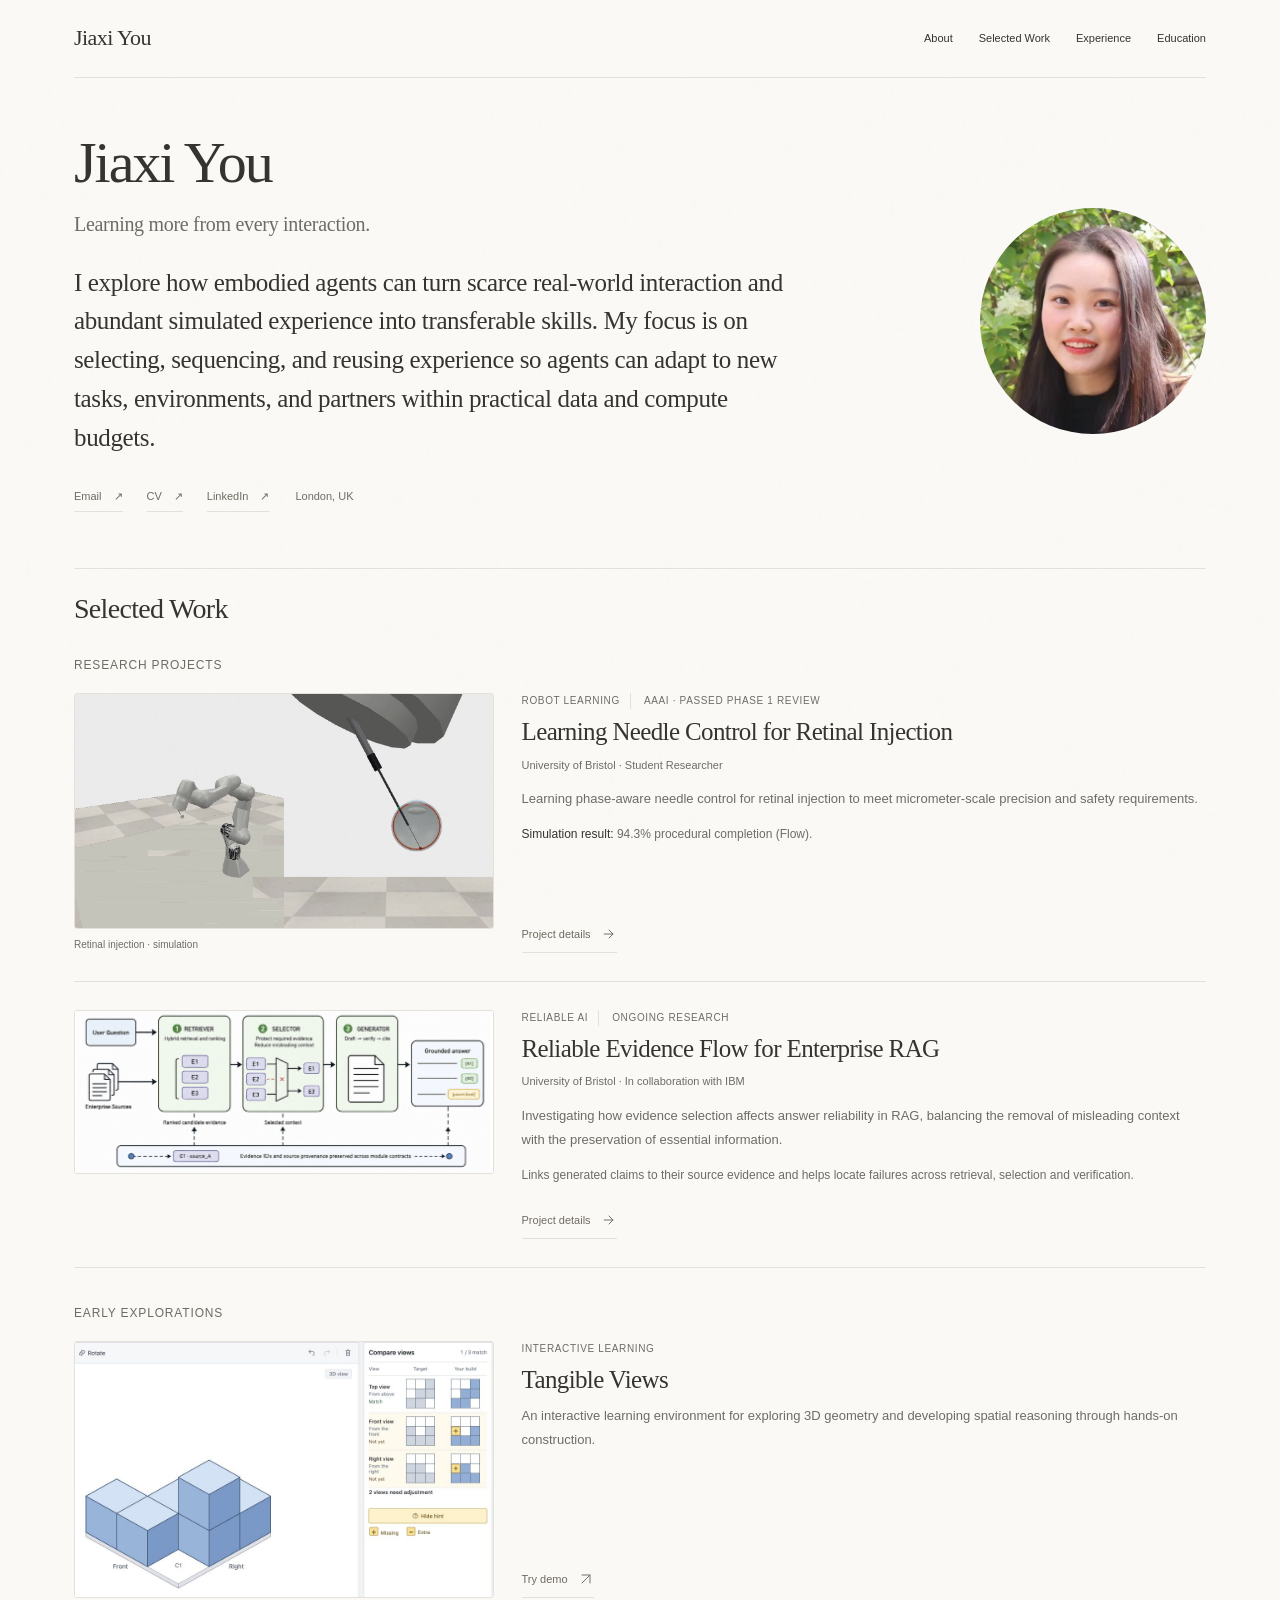
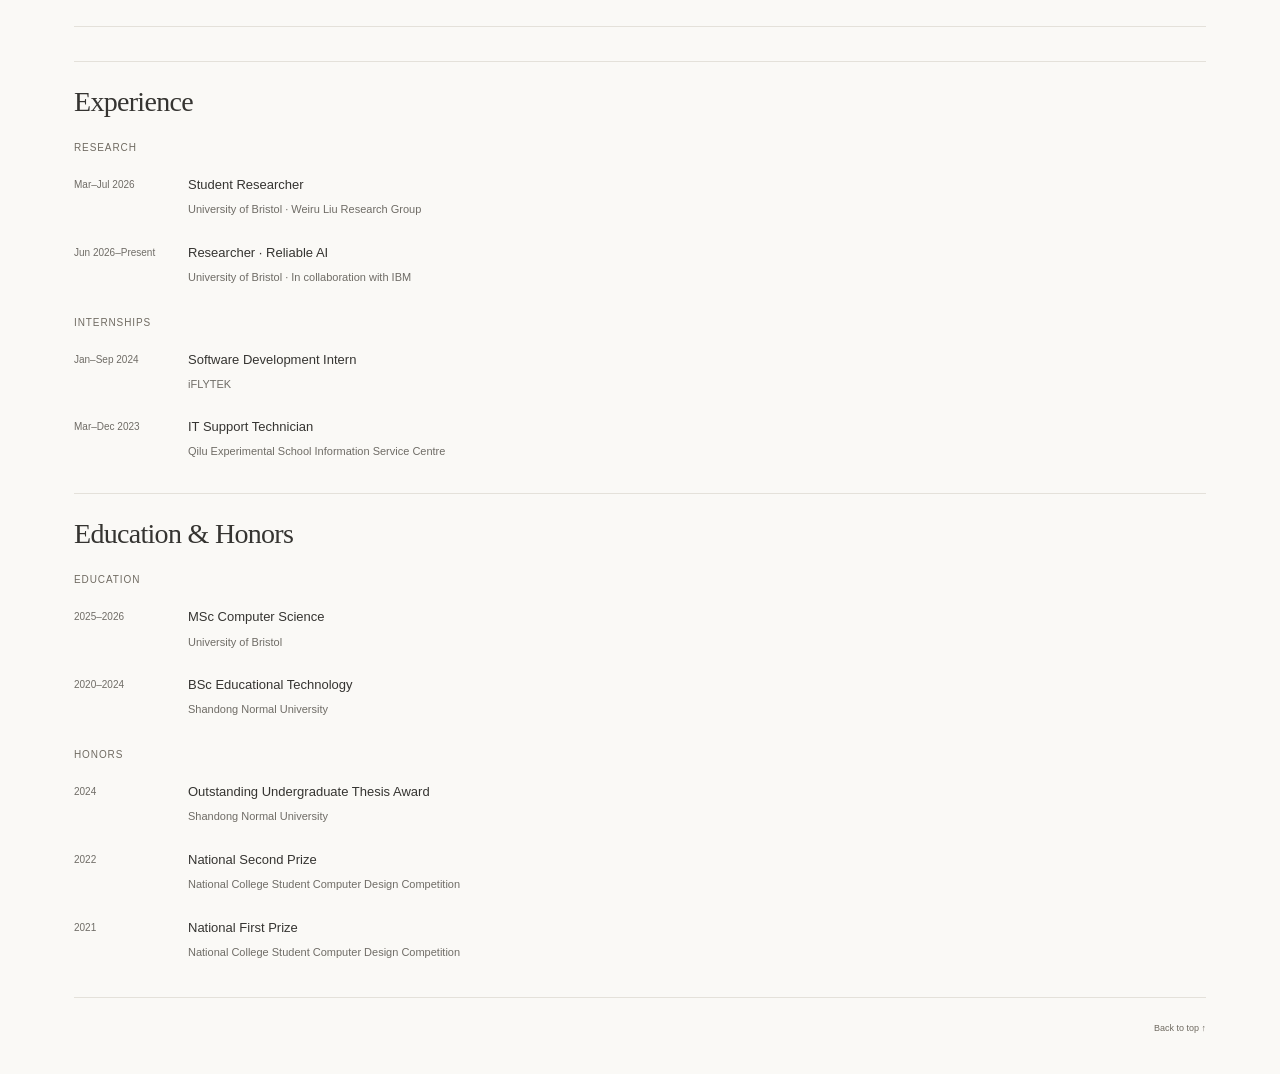
<file: site/index.html>
<!DOCTYPE html>
<html lang="en">
<head>
<meta charset="utf-8">
<meta name="viewport" content="width=device-width,initial-scale=1">
<title>Jiaxi You</title>


<link rel="stylesheet" href="assets/styles/home.css">
<link rel="canonical" href="https://jiaxiyou-ctrl.github.io/">
<meta name="description" content="Jiaxi You — research on experience-efficient embodied learning, transferable robot skills and reliable AI.">
</head>
<body>
<header class="masthead"><div class="wrap"><div class="masthead-inner"><a class="home-name" href="#top">Jiaxi You</a><nav class="main-nav" aria-label="Main navigation"><a href="#research">About</a><a href="#work">Selected Work</a><a href="#experience">Experience</a><a href="#education">Education</a></nav></div></div></header>
<main class="wrap site-layout" id="top">
 <section class="profile-intro" id="research" aria-labelledby="profile-name">
  <div class="intro-copy">
   <h1 id="profile-name">Jiaxi You</h1>
   <p class="intro-tagline">Learning more from every interaction.</p>
   <p class="intro-statement">I explore how embodied agents can turn scarce real-world interaction and abundant simulated experience into transferable skills. My focus is on selecting, sequencing, and reusing experience so agents can adapt to new tasks, environments, and partners within practical data and compute budgets.</p>
   <div class="intro-actions" aria-label="Contact and profile links">
    <a class="intro-email" href="mailto:youjiaxi607@outlook.com" aria-label="Email Jiaxi You">Email <span aria-hidden="true">↗</span></a>
    <button id="cv-open" aria-label="Open CV summary" aria-haspopup="dialog" aria-controls="cv-dialog">CV <span aria-hidden="true">↗</span></button>
    <a href="https://www.linkedin.com/in/jiaxi-you/" target="_blank" rel="noopener noreferrer" aria-label="Jiaxi You on LinkedIn (opens in a new tab)">LinkedIn <span aria-hidden="true">↗</span></a>
    <span class="intro-location">London, UK</span>
   </div>
  </div>
  <figure class="portrait"><div class="portrait-crop"><img src="assets/images/jiaxi-you.jpg" width="1080" height="1620" alt="Portrait of Jiaxi You" decoding="async" fetchpriority="high"></div></figure>
 </section>
 <div class="reading-column">

 <section class="portfolio-section selected-work" id="work" aria-labelledby="work-title">
  <div class="section-top"><div class="section-title"><h2 id="work-title">Selected Work</h2></div></div>
  <section class="work-group" id="research-projects" aria-labelledby="research-projects-title">
  <h3 id="research-projects-title">Research Projects</h3>
  <article class="project project-featured" id="robot-project" aria-labelledby="robot-project-title">
   <div class="featured-overview">
   <div class="project-media">
    <figure class="project-media-item">
     <button type="button" class="media-frame media-expand-control" data-media-name="robot simulation" aria-expanded="false" aria-label="Enlarge robot simulation within this project">
      <video id="robot-demo" width="1280" height="720" muted loop playsinline disablepictureinpicture disableremoteplayback tabindex="-1" preload="auto" poster="assets/images/retinal-injection-poster.png" aria-label="Three-second injection simulation showing the robot and a close-up of the needle approaching and entering the eye model">
       <source src="assets/videos/retinal-injection.mp4" type="video/mp4">
       Your browser does not support embedded video.
      </video>
     </button>
     <figcaption>Retinal injection · simulation</figcaption>
    </figure>
   </div>
   <div class="featured-intro">
    <div class="project-overview-content">
     <div class="project-meta"><span>Robot learning</span><span>AAAI · Passed Phase 1 Review</span></div>
     <h4 class="project-title" id="robot-project-title">Learning Needle Control for Retinal Injection</h4>
     <p class="project-context">University of Bristol · Student Researcher</p>
     <div class="overview-description">
      <p class="project-description">Learning phase-aware needle control for retinal injection to meet micrometer-scale precision and safety requirements.</p>
     </div>
     <p class="project-note"><strong>Simulation result:</strong> 94.3% procedural completion (Flow).</p>
    </div>
   <a class="featured-toggle project-page-link" href="projects/robotic-microsurgery/">
    <span>Project details</span><svg viewBox="0 0 20 20" width="16" height="16" aria-hidden="true"><path d="M4 10h11M10 5l5 5-5 5" fill="none" stroke="currentColor" stroke-width="1.2" stroke-linecap="round" stroke-linejoin="round"/></svg>
   </a>
   </div>
   </div>
  </article>
  <article class="project project-featured" id="rag-project" aria-labelledby="rag-project-title">
   <div class="featured-overview">
   <div class="project-media">
    <figure class="project-media-item">
    <button type="button" class="rag-diagram media-expand-control" data-media-name="Reliable Evidence Flow diagram" aria-expanded="false" aria-label="Enlarge Reliable Evidence Flow diagram within this project">
     <span class="rag-diagram-crop"><img src="assets/images/rag-evidence-flow.png" width="1756" height="934" loading="lazy" decoding="async" alt="Reliable Evidence Flow across Retriever, Selector and Generator: preserve required evidence, reduce misleading context, and verify claims. Evidence identifiers and source provenance connect retrieval to citations and explicit unverified labels in the answer."></span>
    </button>
    </figure>
   </div>
   <div class="featured-intro">
    <div class="project-overview-content">
     <div class="project-meta"><span>Reliable AI</span><span>Ongoing research</span></div>
     <h4 class="project-title" id="rag-project-title">Reliable Evidence Flow for Enterprise RAG</h4>
     <p class="project-context">University of Bristol · In collaboration with IBM</p>
     <div class="overview-description">
      <p class="project-description">Investigating how evidence selection affects answer reliability in RAG, balancing the removal of misleading context with the preservation of essential information.</p>
     </div>
     <p class="project-note">Links generated claims to their source evidence and helps locate failures across retrieval, selection and verification.</p>
    </div>
   <a class="featured-toggle project-page-link" href="projects/reliable-evidence-flow/">
    <span>Project details</span><svg viewBox="0 0 20 20" width="16" height="16" aria-hidden="true"><path d="M4 10h11M10 5l5 5-5 5" fill="none" stroke="currentColor" stroke-width="1.2" stroke-linecap="round" stroke-linejoin="round"/></svg>
   </a>
   </div>
   </div>
  </article>
  </section>
  <section class="work-group" id="applied-projects" aria-labelledby="applied-projects-title">
  <h3 id="applied-projects-title">Early Explorations</h3>
  <article class="project project-featured" id="tangible-project" aria-labelledby="tangible-project-title">
   <div class="featured-overview">
    <div class="project-media">
     <figure class="project-media-item">
      <button type="button" class="tangible-preview media-expand-control" data-media-name="Tangible Views workspace" aria-expanded="false" aria-label="Enlarge Tangible Views workspace within this project">
       <span class="tangible-preview-crop"><img src="assets/images/tangible-views-overview.png" width="1440" height="900" loading="lazy" decoding="async" alt="Tangible Views: a six-cube structure beside target and current top, front and right projections. Yellow markers identify missing cells in the front and right views."></span>
      </button>
     </figure>
    </div>
    <div class="featured-intro">
     <div class="project-overview-content">
      <div class="project-meta"><span>Interactive learning</span></div>
      <h4 class="project-title" id="tangible-project-title">Tangible Views</h4>
      <div class="overview-description">
       <p class="project-description">An interactive learning environment for exploring 3D geometry and developing spatial reasoning through hands-on construction.</p>
      </div>
     </div>
     <a class="featured-toggle project-page-link" href="projects/tangible-views/?mode=demo&amp;lang=en" target="_blank" rel="noopener" aria-label="Try Tangible Views demo (opens in a new tab)">
      <span>Try demo</span><svg viewBox="0 0 20 20" width="16" height="16" aria-hidden="true"><path d="M5 15 15 5M5 5h10v10" fill="none" stroke="currentColor" stroke-width="1.2" stroke-linecap="round" stroke-linejoin="round"/></svg>
     </a>
    </div>
   </div>
  </article>
  </section>
 </section>

 <section class="portfolio-section" id="experience" aria-labelledby="experience-title">
  <div class="section-top"><div class="section-title"><h2 id="experience-title">Experience</h2></div></div>
  <div class="background-group" aria-labelledby="research-experience-title">
   <h3 id="research-experience-title">Research</h3>
   <div class="experience-list">
    <div class="experience-item"><span>Mar–Jul 2026</span><div><h4>Student Researcher</h4><p>University of Bristol · Weiru Liu Research Group</p></div></div>
    <div class="experience-item"><span>Jun 2026–Present</span><div><h4>Researcher · Reliable AI</h4><p>University of Bristol · In collaboration with IBM</p></div></div>
   </div>
  </div>
  <div class="background-group" aria-labelledby="internships-title">
   <h3 id="internships-title">Internships</h3>
   <div class="experience-list">
    <div class="experience-item"><span>Jan–Sep 2024</span><div><h4>Software Development Intern</h4><p>iFLYTEK</p></div></div>
    <div class="experience-item"><span>Mar–Dec 2023</span><div><h4>IT Support Technician</h4><p>Qilu Experimental School Information Service Centre</p></div></div>
   </div>
  </div>
 </section>

 <section class="portfolio-section" id="education" aria-labelledby="education-title">
  <div class="section-top"><div class="section-title"><h2 id="education-title">Education &amp; Honors</h2></div></div>
  <div class="background-group" aria-labelledby="education-group-title">
   <h3 id="education-group-title">Education</h3>
   <div class="experience-list">
    <div class="experience-item"><span>2025–2026</span><div><h4>MSc Computer Science</h4><p>University of Bristol</p></div></div>
    <div class="experience-item"><span>2020–2024</span><div><h4>BSc Educational Technology</h4><p>Shandong Normal University</p></div></div>
   </div>
  </div>
  <div class="background-group" aria-labelledby="honors-title">
   <h3 id="honors-title">Honors</h3>
   <div class="experience-list">
    <div class="experience-item"><span>2024</span><div><h4>Outstanding Undergraduate Thesis Award</h4><p>Shandong Normal University</p></div></div>
    <div class="experience-item"><span>2022</span><div><h4>National Second Prize</h4><p>National College Student Computer Design Competition</p></div></div>
    <div class="experience-item"><span>2021</span><div><h4>National First Prize</h4><p>National College Student Computer Design Competition</p></div></div>
   </div>
  </div>
 </section>

 <footer class="footer"><a href="#top">Back to top ↑</a></footer>
</div>
</main>
<dialog class="dialog" id="cv-dialog" aria-labelledby="cv-title"><div class="dialog-top"><span>Curriculum vitae</span><button data-close="cv-dialog" aria-label="Close profile summary">Close ×</button></div><h2 id="cv-title">Jiaxi You</h2><div class="cv-grid"><div><h3>Research interests</h3><p>Physical AI · Robot Learning · Foundation Models</p></div><div><h3>Research experience</h3><p>Student Researcher, University of Bristol · Mar–Jul 2026 — auditable microsurgical control.</p><p>Researcher · Reliable AI · Jun 2026–Present<br>University of Bristol · In collaboration with IBM</p></div><div><h3>Education</h3><p>MSc Computer Science, University of Bristol, 2025–2026.</p><p>BSc Educational Technology, Shandong Normal University, 2020–2024.</p></div><div><h3>Technical background</h3><p>Python · PyTorch · NumPy · MuJoCo · CoppeliaSim · Gymnasium · Git · Linux</p></div></div></dialog>
<script src="assets/scripts/home.js" defer></script>
<script id="inline-image-expansion" src="assets/scripts/home-inline-image-expansion.js" defer></script>
<script id="demo-playback" src="assets/scripts/home-demo-playback.js" defer></script>

</body>
</html>
</file>
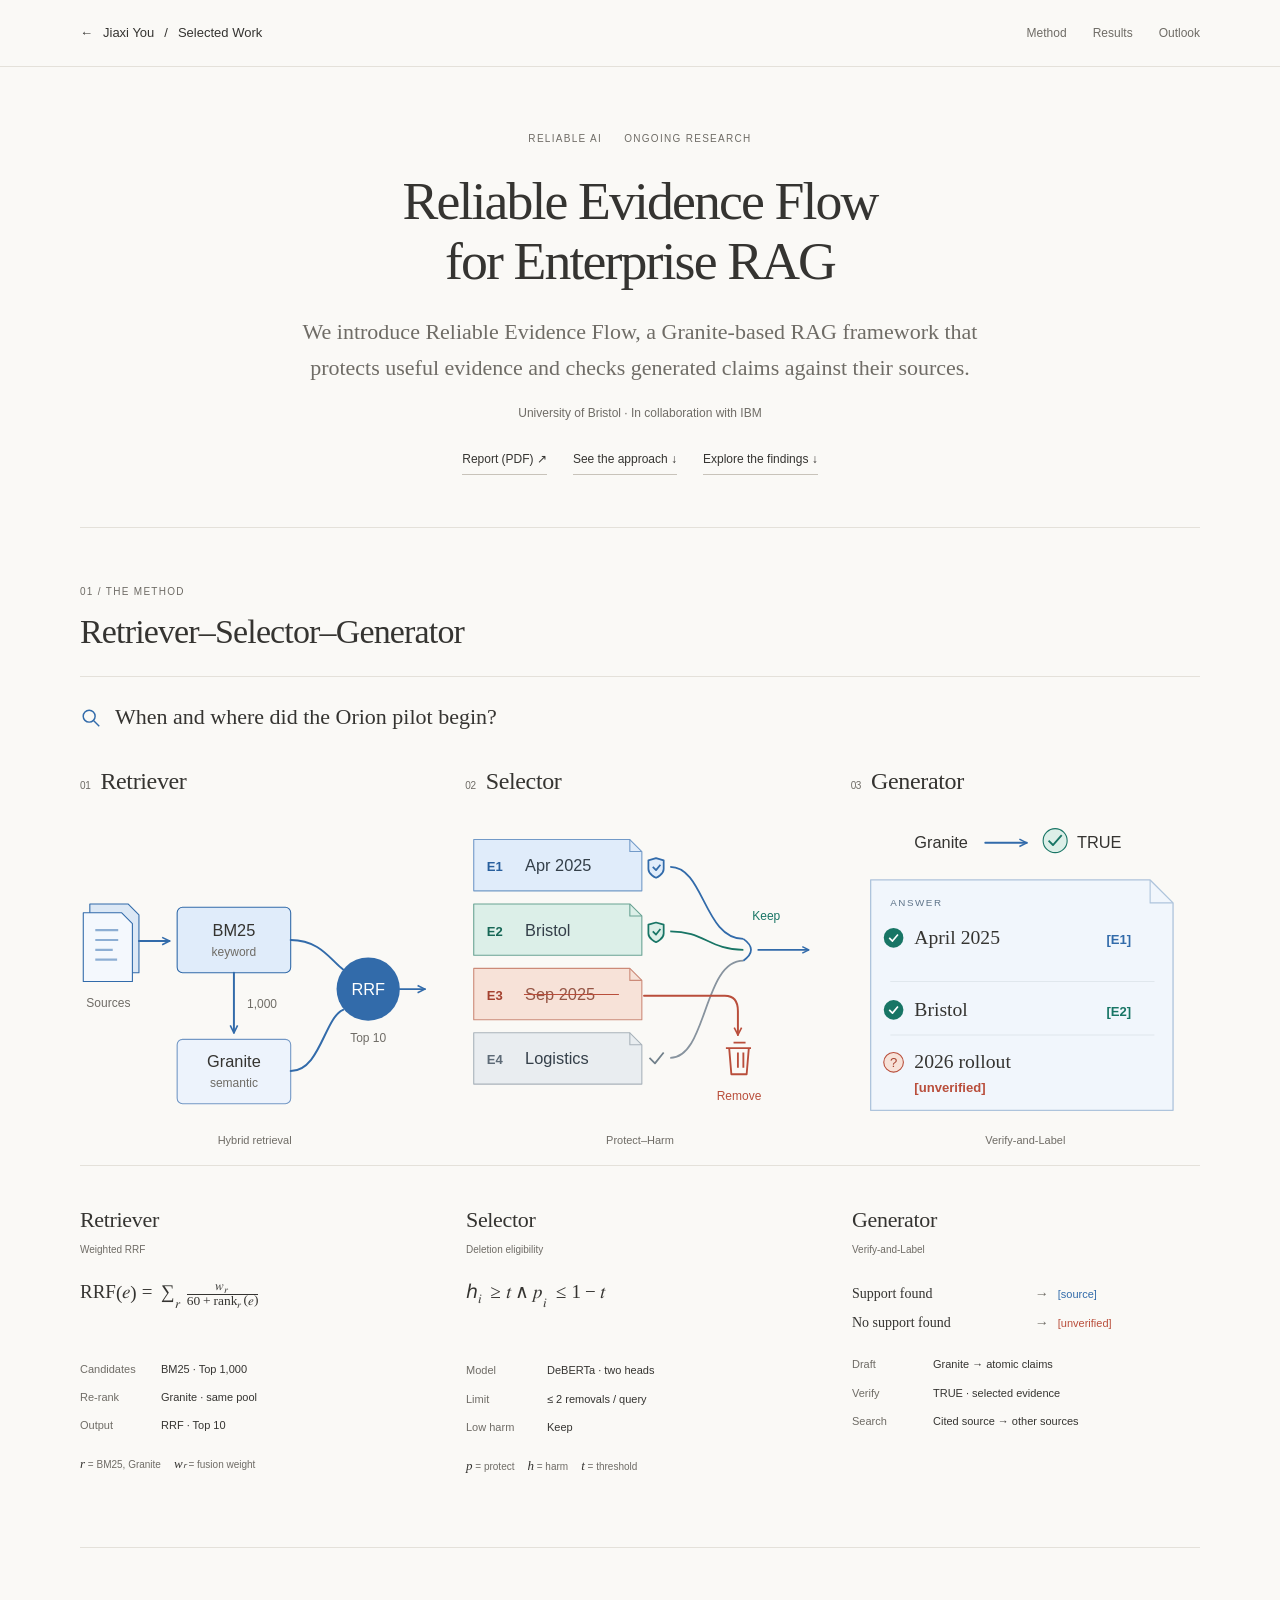
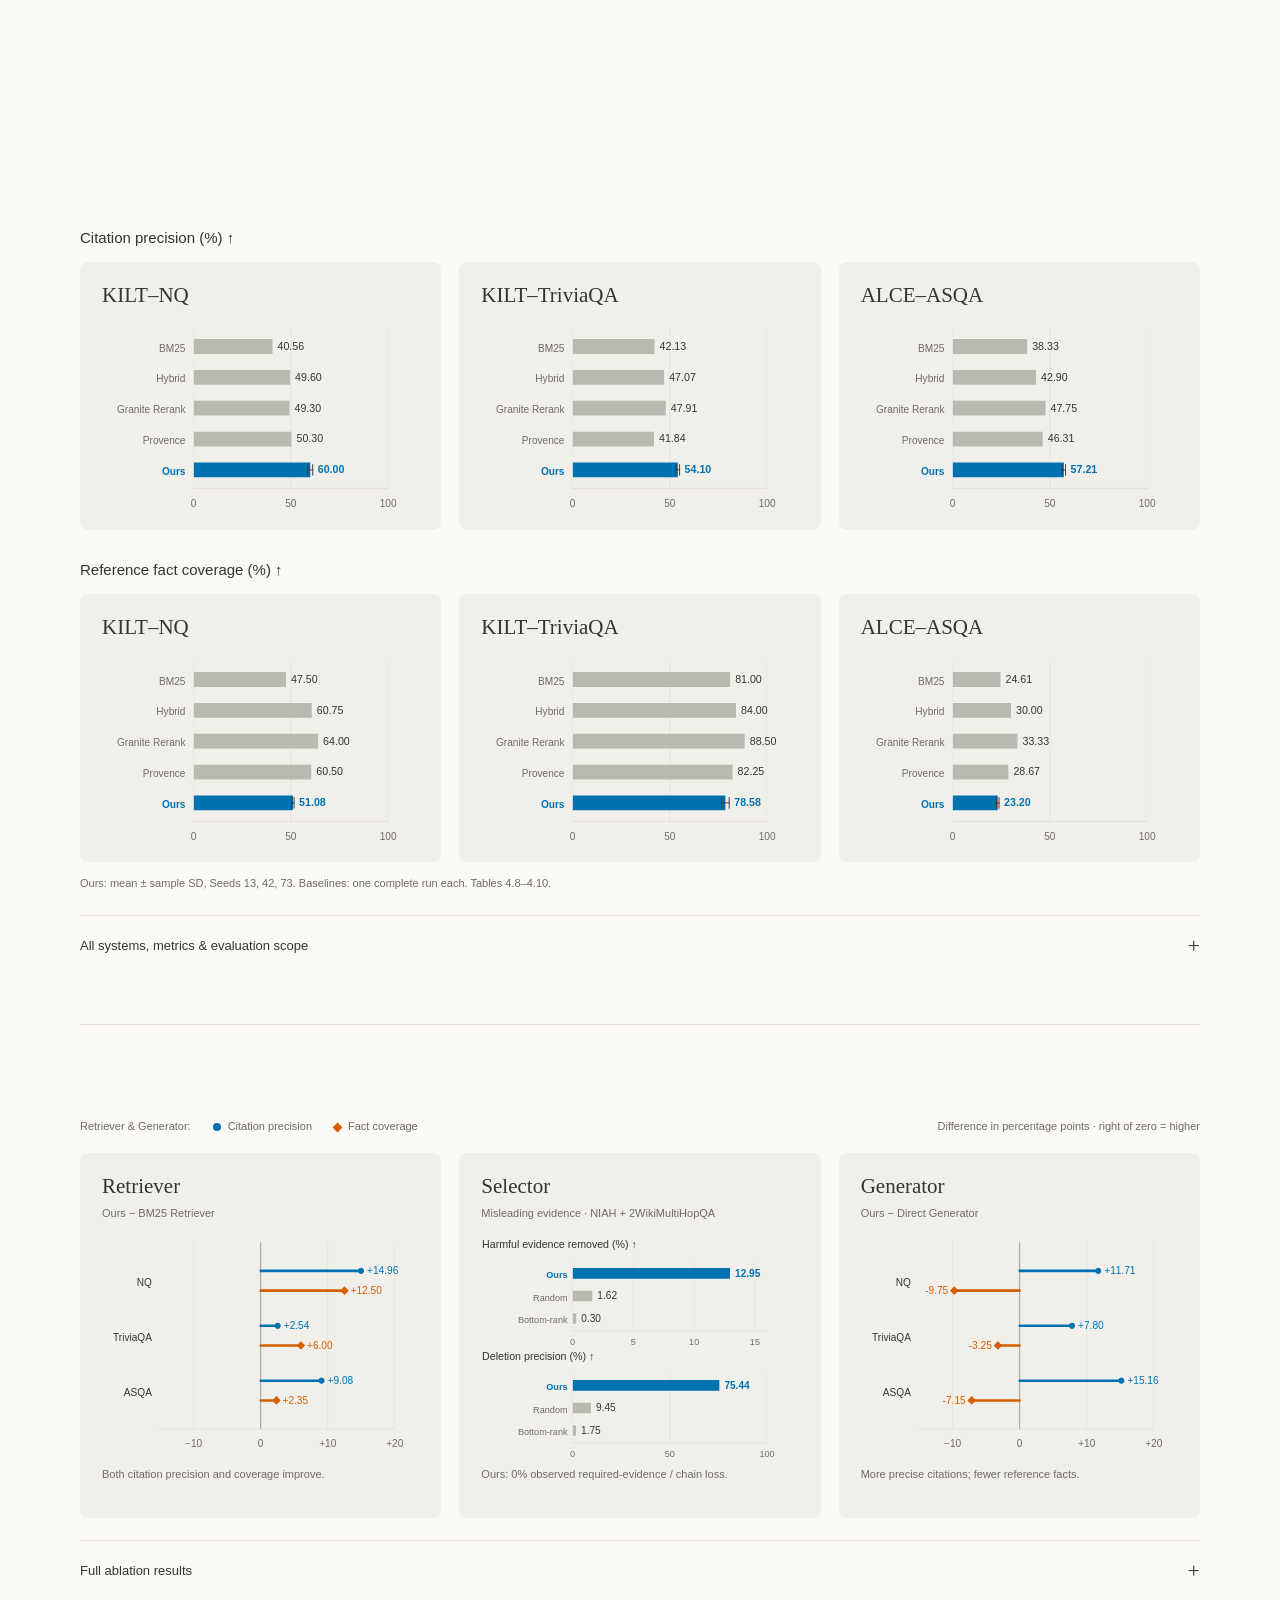
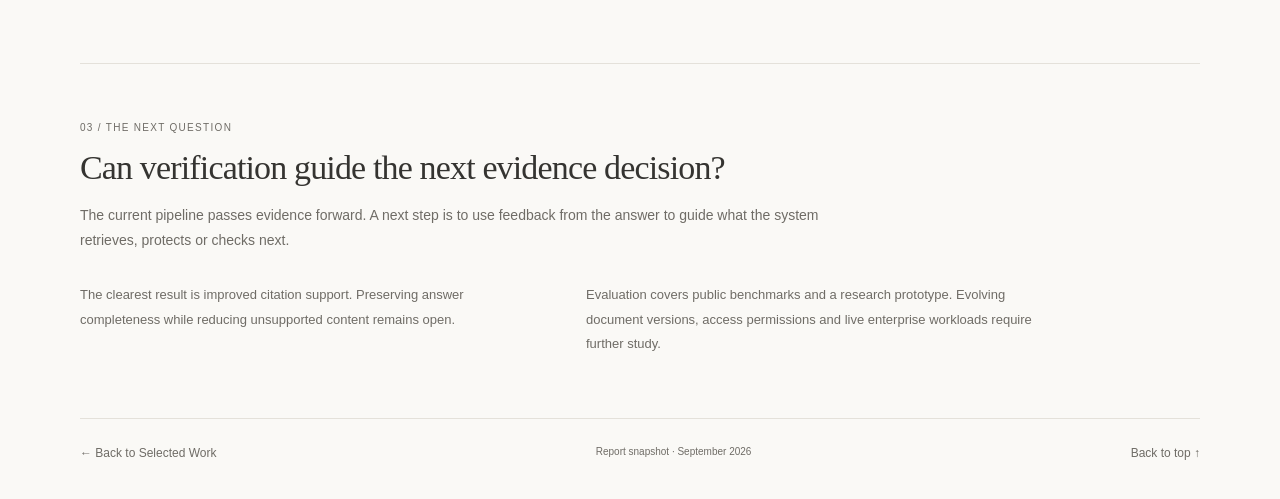
<file: site/projects/reliable-evidence-flow/index.html>
<!doctype html>
<html lang="en">
<head><meta charset="utf-8"><meta name="viewport" content="width=device-width,initial-scale=1"><meta name="description" content="Reliable Evidence Flow: a Granite-based RAG research prototype for evidence preservation, conservative filtering and verified claim attribution."><title>Reliable Evidence Flow — Jiaxi You</title>
<link rel="stylesheet" href="../../assets/styles/reliable-evidence-flow.css">
<link rel="canonical" href="https://jiaxiyou-ctrl.github.io/projects/reliable-evidence-flow/">
</head>
<body>
<a class="skip-link" href="#project-content">Skip to project</a>
<header class="project-header"><div class="header-inner"><a class="return-link" href="../../#rag-project" data-home-link><span aria-hidden="true">←</span> Jiaxi You <span aria-hidden="true">/</span> Selected Work</a><nav class="project-nav" aria-label="Project sections"><a href="#framework">Method</a><a href="#evaluation">Results</a><a href="#next-question">Outlook</a></nav></div></header>
<main class="project-main" id="project-content">
 <header class="project-hero rag-hero"><p class="eyebrow"><span>Reliable AI</span><span>Ongoing research</span></p><h1><span class="hero-title-line">Reliable Evidence Flow</span><span class="hero-title-line">for Enterprise RAG</span></h1><p class="hero-summary">We introduce Reliable Evidence Flow, a Granite-based RAG framework that protects useful evidence and checks generated claims against their sources.</p><p class="affiliation">University of Bristol · In collaboration with IBM</p><div class="hero-links"><a class="text-link report-link" href="../../assets/reports/IBM_Granite_RAG_Final_Report_2026.pdf" type="application/pdf" target="_blank" rel="noopener">Report (PDF) <span class="report-arrow" aria-hidden="true">↗</span></a><a class="text-link" href="#framework">See the approach <span class="link-arrow" aria-hidden="true">↓</span></a><a class="text-link" href="#evaluation">Explore the findings <span class="link-arrow" aria-hidden="true">↓</span></a></div></header>
 <section class="research-section flow-section" id="framework" aria-labelledby="framework-title">
  <span class="section-anchor" id="overview" aria-hidden="true"></span><span class="section-anchor" id="research-question" aria-hidden="true"></span>
  <div class="section-heading"><p class="section-label">01 / The method</p><h2 id="framework-title">Retriever–Selector–Generator</h2></div>
  <figure class="evidence-flow" data-reveal="complete" aria-labelledby="framework-title">
   <div class="flow-query" data-flow-cue="question" data-flow-motion="write" style="--cue-at:0ms;--cue-time:160ms"><svg viewBox="0 0 24 24" fill="none" aria-hidden="true"><circle cx="10" cy="10" r="6.5"/><path pathLength="1" d="m15 15 6 6"/></svg><p>When and where did the Orion pilot begin?</p></div>
   <div class="flow-canvas">
    <div class="flow-step" style="--step:0">
     <h3 data-flow-cue="module-1" style="--cue-at:175ms;--cue-time:95ms"><span>01</span> Retriever</h3>
     <svg class="flow-drawing retrieval-drawing" viewBox="0 0 320 280" role="img" aria-labelledby="retrieve-title retrieve-desc">
      <title id="retrieve-title">Hybrid retrieval</title><desc id="retrieve-desc">BM25 retrieves 1,000 candidates from the collection. Granite reranks the same candidates semantically. Reciprocal rank fusion combines both rankings and sends the top ten passages to the selector.</desc>
      <defs><marker id="arrow-blue" viewBox="0 0 8 8" refX="7" refY="4" markerWidth="5" markerHeight="5" orient="auto-start-reverse"><path pathLength="1" d="M1 1 7 4 1 7" fill="none" stroke="#326baa" stroke-width="1.3" /></marker></defs>
      <g data-flow-cue="source-documents" data-flow-motion="paper" style="--cue-at:190ms;--cue-time:105ms"><g class="flow-doc-stack"><path pathLength="1" d="M9 87h35l10 10v53H9Z" fill="#dce8f5" stroke="#326baa" /><path pathLength="1" d="M3 95h35l10 10v53H3Z" fill="#f4f8fd" stroke="#326baa" /><path pathLength="1" d="M14 111h21m-21 9h21m-21 9h16m-16 9h20" stroke="#8daed3" stroke-width="2" /></g>
      <text x="26" y="181" text-anchor="middle" class="diagram-small">Sources</text>
      </g><path pathLength="1" class="flow-trace" d="M54 121H82" marker-end="url(#arrow-blue)" data-flow-cue="query-to-bm25" data-flow-motion="draw" style="--cue-at:270ms;--cue-time:65ms" />
      <g data-flow-cue="bm25-retrieval" data-flow-motion="arrive" style="--cue-at:315ms;--cue-time:95ms"><rect x="89" y="90" width="104" height="60" rx="5" fill="#e0ecfa" stroke="#326baa" />
      <text x="141" y="116" text-anchor="middle" class="diagram-node">BM25</text><text x="141" y="135" text-anchor="middle" class="diagram-small">keyword</text>
      </g><path pathLength="1" class="flow-trace" d="M141 150v55" marker-end="url(#arrow-blue)" data-flow-cue="candidate-transfer" data-flow-motion="draw" style="--cue-at:405ms;--cue-time:75ms" />
      <text x="153" y="182" class="diagram-small" data-flow-cue="candidate-count" data-flow-motion="arrive" style="--cue-at:420ms;--cue-time:80ms">1,000</text>
      <g data-flow-cue="granite-reranking" data-flow-motion="arrive" style="--cue-at:475ms;--cue-time:100ms"><rect x="89" y="211" width="104" height="59" rx="5" fill="#edf3fc" stroke="#7398c5" />
      <text x="141" y="236" text-anchor="middle" class="diagram-node">Granite</text><text x="141" y="255" text-anchor="middle" class="diagram-small">semantic</text>
      </g><path pathLength="1" class="flow-trace" d="M193 120C220 120 230 139 241 147M193 240C220 240 224 191 241 184" data-flow-cue="rank-fusion-inputs" data-flow-motion="draw" style="--cue-at:550ms;--cue-time:80ms" />
      <g data-flow-cue="rank-fusion" data-flow-motion="arrive" style="--cue-at:610ms;--cue-time:80ms"><circle cx="264" cy="165" r="29" fill="#326baa" />
      <text x="264" y="170" text-anchor="middle" fill="white" class="diagram-node">RRF</text>
      </g><path pathLength="1" class="flow-trace flow-exit" d="M293 165h23" marker-end="url(#arrow-blue)" data-flow-cue="retrieval-output" data-flow-motion="draw" style="--cue-at:675ms;--cue-time:60ms" />
      <text x="264" y="213" text-anchor="middle" class="diagram-small" data-flow-cue="top-ten" data-flow-motion="arrive" style="--cue-at:650ms;--cue-time:85ms">Top 10</text>
     </svg>
     <p class="flow-keyword" data-flow-cue="mechanism-1" style="--cue-at:270ms;--cue-time:95ms">Hybrid retrieval</p>
    </div>
    <div class="flow-step" style="--step:1">
     <h3 data-flow-cue="module-2" style="--cue-at:735ms;--cue-time:95ms"><span>02</span> Selector</h3>
     <svg class="flow-drawing selection-drawing" viewBox="0 0 320 280" role="img" aria-labelledby="select-title select-desc">
      <title id="select-title">Conservative evidence selection</title><desc id="select-desc">Illustrative passages E1, April 2025, and E2, Bristol, are protected. E3, a misleading September 2025 draft, has high harm and low protection and is removed. Neutral E4, logistics, is retained. These are qualitative illustration decisions, not measured outputs.</desc>
      <defs><marker id="arrow-coral" viewBox="0 0 8 8" refX="7" refY="4" markerWidth="5" markerHeight="5" orient="auto"><path pathLength="1" d="M1 1 7 4 1 7" fill="none" stroke="#b94e3b" stroke-width="1.3" /></marker></defs>
      <g class="evidence-paper paper-blue" data-flow-cue="candidate-e1" data-flow-motion="paper" style="--cue-at:745ms;--cue-time:85ms"><path pathLength="1" d="M8 28h143l11 11v36H8Z" /><path pathLength="1" d="M151 28v11h11" class="paper-fold" /><text x="20" y="57" class="diagram-id">E1</text><text x="55" y="57" class="diagram-fact">Apr 2025</text></g>
      <g class="evidence-paper paper-green" data-flow-cue="candidate-e2" data-flow-motion="paper" style="--cue-at:775ms;--cue-time:85ms"><path pathLength="1" d="M8 87h143l11 11v36H8Z" /><path pathLength="1" d="M151 87v11h11" class="paper-fold" /><text x="20" y="116" class="diagram-id">E2</text><text x="55" y="116" class="diagram-fact">Bristol</text></g>
      <g class="evidence-paper paper-coral" data-flow-cue="candidate-e3" data-flow-motion="paper" style="--cue-at:805ms;--cue-time:85ms"><path pathLength="1" d="M8 146h143l11 11v36H8Z" /><path pathLength="1" d="M151 146v11h11" class="paper-fold" /><text x="20" y="175" class="diagram-id">E3</text><text x="55" y="175" class="diagram-fact">Sep 2025</text></g>
      <g class="evidence-paper paper-neutral" data-flow-cue="candidate-e4" data-flow-motion="paper" style="--cue-at:835ms;--cue-time:85ms"><path pathLength="1" d="M8 205h143l11 11v36H8Z" /><path pathLength="1" d="M151 205v11h11" class="paper-fold" /><text x="20" y="234" class="diagram-id">E4</text><text x="55" y="234" class="diagram-fact">Logistics</text></g>
      <g class="keep-badges" fill="none" stroke-width="1.6" data-flow-cue="evidence-protection" data-flow-motion="stamp" style="--cue-at:935ms;--cue-time:90ms"><path pathLength="1" d="m175 45 7 2v8c0 5-7 8-7 8s-7-3-7-8v-8Z" stroke="#326baa" fill="#e0ecfa" /><path pathLength="1" d="m172 53 3 3 4-5" stroke="#326baa" /><path pathLength="1" d="m175 104 7 2v8c0 5-7 8-7 8s-7-3-7-8v-8Z" stroke="#187565" fill="#dcefe8" /><path pathLength="1" d="m172 112 3 3 4-5" stroke="#187565" /><path pathLength="1" d="m169 228 5 5 8-10" stroke="#71808b" /></g>
      <path pathLength="1" d="M54 170h87" stroke="#b94e3b" data-flow-cue="misleading-passage-rejected" data-flow-motion="draw" style="--cue-at:985ms;--cue-time:90ms" /><g class="flow-trace keep-routes"><path pathLength="1" d="M188 53C219 53 219 119 255 119" stroke="#326baa" data-flow-cue="kept-evidence-route-0" data-flow-motion="draw" style="--cue-at:1000ms;--cue-time:95ms" /><path pathLength="1" d="M188 112C219 112 224 129 255 129" stroke="#187565" data-flow-cue="kept-evidence-route-1" data-flow-motion="draw" style="--cue-at:1000ms;--cue-time:95ms" /><path pathLength="1" d="M188 228C222 228 218 139 255 139" stroke="#87939e" data-flow-cue="kept-evidence-route-2" data-flow-motion="draw" style="--cue-at:1000ms;--cue-time:95ms" /><path pathLength="1" d="M255 119Q269 129 255 139M268 129h47" stroke="#326baa" marker-end="url(#arrow-blue)" data-flow-cue="kept-evidence-route-3" data-flow-motion="draw" style="--cue-at:1000ms;--cue-time:95ms" /></g>
      <text x="276" y="102" text-anchor="middle" class="diagram-small keep-label" data-flow-cue="keep-decision" data-flow-motion="arrive" style="--cue-at:1025ms;--cue-time:75ms">Keep</text>
      <path pathLength="1" class="flow-trace remove-route" d="M164 171h74q12 0 12 14v22" marker-end="url(#arrow-coral)" data-flow-cue="rejection-route" data-flow-motion="draw" style="--cue-at:1000ms;--cue-time:95ms" />
      <g class="removed-bin" stroke="#b94e3b" stroke-width="1.7" fill="none" data-flow-cue="discarded-evidence" data-flow-motion="arrive" style="--cue-at:1040ms;--cue-time:80ms"><path pathLength="1" d="M239 219h23m-20 0 2 24h14l2-24m-14-5h11m-7 9v14m5-14v14" /></g>
      <text x="251" y="267" text-anchor="middle" class="diagram-small remove-label" data-flow-cue="remove-decision" data-flow-motion="arrive" style="--cue-at:1040ms;--cue-time:80ms">Remove</text>
     </svg>
     <p class="flow-keyword" data-flow-cue="mechanism-2" style="--cue-at:830ms;--cue-time:95ms">Protect–Harm</p>
    </div>
    <div class="flow-step" style="--step:2">
     <h3 data-flow-cue="module-3" style="--cue-at:1110ms;--cue-time:95ms"><span>03</span> Generator</h3>
     <svg class="flow-drawing verification-drawing" viewBox="0 0 320 280" role="img" aria-labelledby="verify-title verify-desc">
      <title id="verify-title">Claim-level verification</title><desc id="verify-desc">Granite drafts the answer. TRUE checks each claim against selected evidence. The April 2025 claim cites supporting source E1. Bristol is supported by E2. A 2026 rollout claim is retained but labelled unverified because no support is established.</desc>
      <text x="58" y="36" class="diagram-node" data-flow-cue="answer-generator" data-flow-motion="arrive" style="--cue-at:1120ms;--cue-time:80ms">Granite</text><g data-flow-cue="answer-sheet" data-flow-motion="paper" style="--cue-at:1160ms;--cue-time:80ms"><path pathLength="1" class="answer-paper" d="M18 65h256l21 21v190H18Z" /><path pathLength="1" d="M274 65v21h21" fill="none" stroke="#aec4dc" />
      <text x="36" y="89" class="diagram-tiny">ANSWER</text>
      </g><path pathLength="1" d="M36 158h242" stroke="#e0e7ed" data-flow-cue="answer-rule-1" data-flow-motion="draw" style="--cue-at:1230ms;--cue-time:70ms" />
      <path pathLength="1" d="M36 207h242" stroke="#e0e7ed" data-flow-cue="answer-rule-2" data-flow-motion="draw" style="--cue-at:1255ms;--cue-time:70ms" />
      <text x="58" y="124" class="diagram-answer" data-flow-cue="draft-claim-1" data-flow-motion="write" style="--cue-at:1210ms;--cue-time:70ms">April 2025</text><text x="58" y="190" class="diagram-answer" data-flow-cue="draft-claim-2" data-flow-motion="write" style="--cue-at:1235ms;--cue-time:70ms">Bristol</text><text x="58" y="237" class="diagram-answer" data-flow-cue="draft-claim-3" data-flow-motion="write" style="--cue-at:1260ms;--cue-time:70ms">2026 rollout</text><path pathLength="1" class="flow-trace" d="M123 31h38" marker-end="url(#arrow-blue)" data-flow-cue="claims-to-verifier" data-flow-motion="draw" style="--cue-at:1300ms;--cue-time:70ms" /><g data-flow-cue="true-verification" data-flow-motion="stamp" style="--cue-at:1360ms;--cue-time:60ms"><circle cx="187" cy="29" r="11" fill="#dcefe8" stroke="#187565" /><path pathLength="1" d="m181 29 4 4 8-9" fill="none" stroke="#187565" stroke-width="1.7" /><text x="207" y="36" class="diagram-node">TRUE</text>
      </g><g data-flow-cue="verified-e1" data-flow-motion="stamp" style="--cue-at:1420ms;--cue-time:70ms"><circle cx="39" cy="118" r="9" fill="#187565" /><path pathLength="1" d="m35 118 3 3 5-6" stroke="#fff" stroke-width="1.5" fill="none" /><text x="234" y="124" class="diagram-id blue-ref">[E1]</text></g><g data-flow-cue="verified-e2" data-flow-motion="stamp" style="--cue-at:1425ms;--cue-time:70ms"><circle cx="39" cy="184" r="9" fill="#187565" /><path pathLength="1" d="m35 184 3 3 5-6" stroke="#fff" stroke-width="1.5" fill="none" /><text x="234" y="190" class="diagram-id green-ref">[E2]</text></g><g data-flow-cue="unverified-status" data-flow-motion="stamp" style="--cue-at:1430ms;--cue-time:70ms"><circle cx="39" cy="232" r="9" fill="#f7e2d8" stroke="#b94e3b" /><text x="39" y="236" text-anchor="middle" fill="#a74431" font-size="12">?</text><text x="58" y="259" class="diagram-id coral-ref">[unverified]</text></g></svg>
     <p class="flow-keyword" data-flow-cue="mechanism-3" style="--cue-at:1205ms;--cue-time:95ms">Verify-and-Label</p>
    </div>
   </div>
  </figure>
  <div class="flow-details">
   <div class="flow-rules">
    <div><h3>Retriever</h3><span class="rule-label">Weighted RRF</span>
     <math xmlns="http://www.w3.org/1998/Math/MathML" aria-label="RRF of evidence e equals the sum over rankings of weight divided by 60 plus rank"><mi mathvariant="normal">RRF</mi><mo>(</mo><mi>e</mi><mo>)</mo><mo>=</mo><munder><mo>∑</mo><mi>r</mi></munder><mfrac><msub><mi>w</mi><mi>r</mi></msub><mrow><mn>60</mn><mo>+</mo><msub><mi mathvariant="normal">rank</mi><mi>r</mi></msub><mo>(</mo><mi>e</mi><mo>)</mo></mrow></mfrac></math>
     <dl class="rule-key"><div><dt>Candidates</dt><dd>BM25 · Top 1,000</dd></div><div><dt>Re-rank</dt><dd>Granite · same pool</dd></div><div><dt>Output</dt><dd>RRF · Top 10</dd></div></dl>
     <div class="rule-symbols"><span><i>r</i> = BM25, Granite</span><span><i>wᵣ</i> = fusion weight</span></div>
    </div>
    <div><h3>Selector</h3><span class="rule-label">Deletion eligibility</span>
     <math xmlns="http://www.w3.org/1998/Math/MathML" aria-label="Eligible for deletion when harm i is at least t and protection i is at most one minus t"><msub><mi>h</mi><mi>i</mi></msub><mo>≥</mo><mi>t</mi><mo>∧</mo><msub><mi>p</mi><mi>i</mi></msub><mo>≤</mo><mn>1</mn><mo>−</mo><mi>t</mi></math>
     <dl class="rule-key"><div><dt>Model</dt><dd>DeBERTa · two heads</dd></div><div><dt>Limit</dt><dd>≤ 2 removals / query</dd></div><div><dt>Low harm</dt><dd>Keep</dd></div></dl>
     <div class="rule-symbols"><span><i>p</i> = protect</span><span><i>h</i> = harm</span><span><i>t</i> = threshold</span></div>
    </div>
    <div><h3>Generator</h3><span class="rule-label">Verify-and-Label</span>
     <div class="rule-outcomes"><div><span>Support found</span><b>→</b><strong>[source]</strong></div><div><span>No support found</span><b>→</b><strong>[unverified]</strong></div></div>
     <dl class="rule-key"><div><dt>Draft</dt><dd>Granite → atomic claims</dd></div><div><dt>Verify</dt><dd>TRUE · selected evidence</dd></div><div><dt>Search</dt><dd>Cited source → other sources</dd></div></dl>
    </div>
   </div>
  </div>
 </section>

 <section class="research-section" id="evaluation" aria-labelledby="evaluation-title">
  <div class="section-heading"><p class="section-label">02 / The evidence</p><h2 id="evaluation-title">Stronger citations. A coverage trade-off.</h2><p class="section-intro">Citation precision leads the tested baselines on all three end-to-end datasets. The system still expresses fewer reference facts than the strongest coverage baseline.</p></div>
  <div class="study">
   <div class="study-heading"><h3>Whole-system comparison</h3><p class="protocol"><span class="ours-key">Ours</span> vs. four RAG baselines</p></div>
   <div class="rag-results-overview"><section class="metric-chart-group" aria-labelledby="cp-heading"><h4 id="cp-heading">Citation precision (%) ↑</h4><div class="result-grid"><figure class="result-panel " data-chart><figcaption><h5>KILT–NQ</h5></figcaption><svg xmlns="http://www.w3.org/2000/svg" xmlns:dc="http://purl.org/dc/elements/1.1/" xmlns:ns2="http://creativecommons.org/ns#" xmlns:rdf="http://www.w3.org/1999/02/22-rdf-syntax-ns#" viewBox="0 0 331.2 198" version="1.1" class="result-svg" role="group" aria-label="KILT–NQ · Citation precision (%) ↑">
 <metadata>
  <rdf:RDF>
   <ns2:Work>
    <dc:type rdf:resource="http://purl.org/dc/dcmitype/StillImage" />
    <dc:date>2026-10-01T16:32:53.398485</dc:date>
    <dc:format>image/svg+xml</dc:format>
    <dc:creator>
     <ns2:Agent>
      <dc:title>Matplotlib v3.11.2, https://matplotlib.org/</dc:title>
     </ns2:Agent>
    </dc:creator>
   </ns2:Work>
  </rdf:RDF>
 </metadata>
 <defs>
  <style type="text/css">*{stroke-linejoin: round; stroke-linecap: butt}</style>
 </defs>
 <g id="cp-0-figure_1">
  <g id="cp-0-patch_1">
   <path d="M 0 198  L 331.2 198  L 331.2 0  L 0 0  L 0 198  z " style="fill: none" />
  </g>
  <g id="cp-0-axes_1">
   <g id="cp-0-patch_2">
    <path d="M 99.36 166.32  L 291.456 166.32  L 291.456 7.92  L 99.36 7.92  L 99.36 166.32  z " style="fill: none" />
   </g>
   <g id="cp-0-matplotlib.axis_1">
    <g id="cp-0-xtick_1">
     <g id="cp-0-line2d_1">
      <path d="M 99.36 166.32  L 99.36 7.92  " clip-path="url(#cp-0-paccfef6c58)" style="fill: none; stroke: #dddad3; stroke-opacity: 0.8; stroke-width: 0.65; stroke-linecap: square" />
     </g>
     <g id="cp-0-line2d_2" />
     <g id="cp-0-text_1">
      <text style="font-size: 10px; font-family: 'Avenir Next', 'DejaVu Sans'; text-anchor: middle; fill: #6f6c66" x="99.36" y="184.32" transform="rotate(-0 99.36 184.32)">0</text>
     </g>
    </g>
    <g id="cp-0-xtick_2">
     <g id="cp-0-line2d_3">
      <path d="M 195.408 166.32  L 195.408 7.92  " clip-path="url(#cp-0-paccfef6c58)" style="fill: none; stroke: #dddad3; stroke-opacity: 0.8; stroke-width: 0.65; stroke-linecap: square" />
     </g>
     <g id="cp-0-line2d_4" />
     <g id="cp-0-text_2">
      <text style="font-size: 10px; font-family: 'Avenir Next', 'DejaVu Sans'; text-anchor: middle; fill: #6f6c66" x="195.408" y="184.32" transform="rotate(-0 195.408 184.32)">50</text>
     </g>
    </g>
    <g id="cp-0-xtick_3">
     <g id="cp-0-line2d_5">
      <path d="M 291.456 166.32  L 291.456 7.92  " clip-path="url(#cp-0-paccfef6c58)" style="fill: none; stroke: #dddad3; stroke-opacity: 0.8; stroke-width: 0.65; stroke-linecap: square" />
     </g>
     <g id="cp-0-line2d_6" />
     <g id="cp-0-text_3">
      <text style="font-size: 10px; font-family: 'Avenir Next', 'DejaVu Sans'; text-anchor: middle; fill: #6f6c66" x="291.456" y="184.32" transform="rotate(-0 291.456 184.32)">100</text>
     </g>
    </g>
   </g>
   <g id="cp-0-matplotlib.axis_2">
    <g id="cp-0-ytick_1">
     <g id="cp-0-line2d_7" />
     <g id="cp-0-text_4">
      <text style="font-size: 10px; font-family: 'Avenir Next', 'DejaVu Sans'; text-anchor: end; fill: #6f6c66" x="91.36" y="31.196923" transform="rotate(-0 91.36 31.196923)">BM25</text>
     </g>
    </g>
    <g id="cp-0-ytick_2">
     <g id="cp-0-line2d_8" />
     <g id="cp-0-text_5">
      <text style="font-size: 10px; font-family: 'Avenir Next', 'DejaVu Sans'; text-anchor: end; fill: #6f6c66" x="91.36" y="61.658462" transform="rotate(-0 91.36 61.658462)">Hybrid</text>
     </g>
    </g>
    <g id="cp-0-ytick_3">
     <g id="cp-0-line2d_9" />
     <g id="cp-0-text_6">
      <text style="font-size: 10px; font-family: 'Avenir Next', 'DejaVu Sans'; text-anchor: end; fill: #6f6c66" x="91.36" y="92.12" transform="rotate(-0 91.36 92.12)">Granite Rerank</text>
     </g>
    </g>
    <g id="cp-0-ytick_4">
     <g id="cp-0-line2d_10" />
     <g id="cp-0-text_7">
      <text style="font-size: 10px; font-family: 'Avenir Next', 'DejaVu Sans'; text-anchor: end; fill: #6f6c66" x="91.36" y="122.581538" transform="rotate(-0 91.36 122.581538)">Provence</text>
     </g>
    </g>
    <g id="cp-0-ytick_5">
     <g id="cp-0-line2d_11" />
     <g id="cp-0-text_8">
      <text style="font-weight: 700; font-size: 10px; font-family: 'Avenir Next', 'DejaVu Sans'; text-anchor: end; fill: #0072b2" x="91.36" y="153.043077" transform="rotate(-0 91.36 153.043077)">Ours</text>
     </g>
    </g>
   </g>
   <g id="cp-0-patch_3">
    <path d="M 99.36 166.32  L 291.456 166.32  " style="fill: none; stroke: #dddad3; stroke-width: 0.7; stroke-linejoin: miter; stroke-linecap: square" />
   </g>
   </g>
 </g>
 <defs>
  <clipPath id="cp-0-paccfef6c58">
   <rect x="99.36" y="7.92" width="192.096" height="158.4" />
  </clipPath>
 </defs>
<g class="chart-mark" tabindex="0" role="img" aria-label="BM25 RAG: 40.56%. KILT–NQ · Citation precision (%) ↑. One complete run." data-tip-title="BM25 RAG" data-tip-value="40.56%" data-tip-detail="One complete run." style="--bar-delay:0ms;--bar-origin:99.36px"><rect class="chart-hit" x="0" y="13.19692307692306" width="331.2" height="26" fill="transparent" /><g id="cp-0-bar-0" class="chart-bar">
    <path d="M 99.36 18.886154  L 177.274138 18.886154  L 177.274138 33.507692  L 99.36 33.507692  z " clip-path="url(#cp-0-paccfef6c58)" style="fill: #b9b8b1" />
   </g>
   <g id="cp-0-value-0" class="chart-detail">
    <text style="font-size: 10.5px; font-family: 'Avenir Next', 'DejaVu Sans'; text-anchor: start; fill: #353431" x="182.274138" y="29.525423" transform="rotate(-0 182.274138 29.525423)">40.56</text>
   </g>
   </g><g class="chart-mark" tabindex="0" role="img" aria-label="Hybrid RAG: 49.60%. KILT–NQ · Citation precision (%) ↑. One complete run." data-tip-title="Hybrid RAG" data-tip-value="49.60%" data-tip-detail="One complete run." style="--bar-delay:45ms;--bar-origin:99.36px"><rect class="chart-hit" x="0" y="43.65846153846153" width="331.2" height="26" fill="transparent" /><g id="cp-0-bar-1" class="chart-bar">
    <path d="M 99.36 49.347692  L 194.639616 49.347692  L 194.639616 63.969231  L 99.36 63.969231  z " clip-path="url(#cp-0-paccfef6c58)" style="fill: #b9b8b1" />
   </g>
   <g id="cp-0-value-1" class="chart-detail">
    <text style="font-size: 10.5px; font-family: 'Avenir Next', 'DejaVu Sans'; text-anchor: start; fill: #353431" x="199.639616" y="59.986962" transform="rotate(-0 199.639616 59.986962)">49.60</text>
   </g>
   </g><g class="chart-mark" tabindex="0" role="img" aria-label="Granite Rerank RAG: 49.30%. KILT–NQ · Citation precision (%) ↑. One complete run." data-tip-title="Granite Rerank RAG" data-tip-value="49.30%" data-tip-detail="One complete run." style="--bar-delay:90ms;--bar-origin:99.36px"><rect class="chart-hit" x="0" y="74.12" width="331.2" height="26" fill="transparent" /><g id="cp-0-bar-2" class="chart-bar">
    <path d="M 99.36 79.809231  L 194.063328 79.809231  L 194.063328 94.430769  L 99.36 94.430769  z " clip-path="url(#cp-0-paccfef6c58)" style="fill: #b9b8b1" />
   </g>
   <g id="cp-0-value-2" class="chart-detail">
    <text style="font-size: 10.5px; font-family: 'Avenir Next', 'DejaVu Sans'; text-anchor: start; fill: #353431" x="199.063328" y="90.4485" transform="rotate(-0 199.063328 90.4485)">49.30</text>
   </g>
   </g><g class="chart-mark" tabindex="0" role="img" aria-label="Provence RAG: 50.30%. KILT–NQ · Citation precision (%) ↑. One complete run." data-tip-title="Provence RAG" data-tip-value="50.30%" data-tip-detail="One complete run." style="--bar-delay:135ms;--bar-origin:99.36px"><rect class="chart-hit" x="0" y="104.58153846153844" width="331.2" height="26" fill="transparent" /><g id="cp-0-bar-3" class="chart-bar">
    <path d="M 99.36 110.270769  L 195.984288 110.270769  L 195.984288 124.892308  L 99.36 124.892308  z " clip-path="url(#cp-0-paccfef6c58)" style="fill: #b9b8b1" />
   </g>
   <g id="cp-0-value-3" class="chart-detail">
    <text style="font-size: 10.5px; font-family: 'Avenir Next', 'DejaVu Sans'; text-anchor: start; fill: #353431" x="200.984288" y="120.910038" transform="rotate(-0 200.984288 120.910038)">50.30</text>
   </g>
   </g><g class="chart-mark" tabindex="0" role="img" aria-label="Ours: 60.00% ± 1.25 SD. KILT–NQ · Citation precision (%) ↑. Mean of Seeds 13, 42 and 73; sample standard deviation." data-tip-title="Ours" data-tip-value="60.00% ± 1.25 SD" data-tip-detail="Mean of Seeds 13, 42 and 73; sample standard deviation." style="--bar-delay:180ms;--bar-origin:99.36px"><rect class="chart-hit" x="0" y="135.04307692307694" width="331.2" height="26" fill="transparent" /><g id="cp-0-bar-4" class="chart-bar">
    <path d="M 99.36 140.732308  L 214.6176 140.732308  L 214.6176 155.353846  L 99.36 155.353846  z " clip-path="url(#cp-0-paccfef6c58)" style="fill: #0072b2" />
   </g>
   <g id="cp-0-error-4" class="chart-detail">
    <path d="M 212.2164 148.043077  L 217.0188 148.043077  " clip-path="url(#cp-0-paccfef6c58)" style="fill: none; stroke: #353431; stroke-width: 0.9; stroke-linecap: square" />
   </g>
   <g id="cp-0-cap-4-0" class="chart-detail">
    <path d="M 212.2164 142.864615  L 212.2164 153.221538  " clip-path="url(#cp-0-paccfef6c58)" style="fill: none; stroke: #353431; stroke-width: 0.9; stroke-linecap: square" />
   </g>
   <g id="cp-0-cap-4-1" class="chart-detail">
    <path d="M 217.0188 142.864615  L 217.0188 153.221538  " clip-path="url(#cp-0-paccfef6c58)" style="fill: none; stroke: #353431; stroke-width: 0.9; stroke-linecap: square" />
   </g>
  <g id="cp-0-value-4" class="chart-detail">
    <text style="font-weight: 700; font-size: 10.5px; font-family: 'Avenir Next', 'DejaVu Sans'; text-anchor: start; fill: #0072b2" x="222.0188" y="151.371577" transform="rotate(-0 222.0188 151.371577)">60.00</text>
   </g>
   </g></svg></figure><figure class="result-panel " data-chart><figcaption><h5>KILT–TriviaQA</h5></figcaption><svg xmlns="http://www.w3.org/2000/svg" xmlns:dc="http://purl.org/dc/elements/1.1/" xmlns:ns2="http://creativecommons.org/ns#" xmlns:rdf="http://www.w3.org/1999/02/22-rdf-syntax-ns#" viewBox="0 0 331.2 198" version="1.1" class="result-svg" role="group" aria-label="KILT–TriviaQA · Citation precision (%) ↑">
 <metadata>
  <rdf:RDF>
   <ns2:Work>
    <dc:type rdf:resource="http://purl.org/dc/dcmitype/StillImage" />
    <dc:date>2026-10-01T16:32:53.506677</dc:date>
    <dc:format>image/svg+xml</dc:format>
    <dc:creator>
     <ns2:Agent>
      <dc:title>Matplotlib v3.11.2, https://matplotlib.org/</dc:title>
     </ns2:Agent>
    </dc:creator>
   </ns2:Work>
  </rdf:RDF>
 </metadata>
 <defs>
  <style type="text/css">*{stroke-linejoin: round; stroke-linecap: butt}</style>
 </defs>
 <g id="cp-1-figure_1">
  <g id="cp-1-patch_1">
   <path d="M 0 198  L 331.2 198  L 331.2 0  L 0 0  L 0 198  z " style="fill: none" />
  </g>
  <g id="cp-1-axes_1">
   <g id="cp-1-patch_2">
    <path d="M 99.36 166.32  L 291.456 166.32  L 291.456 7.92  L 99.36 7.92  L 99.36 166.32  z " style="fill: none" />
   </g>
   <g id="cp-1-matplotlib.axis_1">
    <g id="cp-1-xtick_1">
     <g id="cp-1-line2d_1">
      <path d="M 99.36 166.32  L 99.36 7.92  " clip-path="url(#cp-1-p5613e98545)" style="fill: none; stroke: #dddad3; stroke-opacity: 0.8; stroke-width: 0.65; stroke-linecap: square" />
     </g>
     <g id="cp-1-line2d_2" />
     <g id="cp-1-text_1">
      <text style="font-size: 10px; font-family: 'Avenir Next', 'DejaVu Sans'; text-anchor: middle; fill: #6f6c66" x="99.36" y="184.32" transform="rotate(-0 99.36 184.32)">0</text>
     </g>
    </g>
    <g id="cp-1-xtick_2">
     <g id="cp-1-line2d_3">
      <path d="M 195.408 166.32  L 195.408 7.92  " clip-path="url(#cp-1-p5613e98545)" style="fill: none; stroke: #dddad3; stroke-opacity: 0.8; stroke-width: 0.65; stroke-linecap: square" />
     </g>
     <g id="cp-1-line2d_4" />
     <g id="cp-1-text_2">
      <text style="font-size: 10px; font-family: 'Avenir Next', 'DejaVu Sans'; text-anchor: middle; fill: #6f6c66" x="195.408" y="184.32" transform="rotate(-0 195.408 184.32)">50</text>
     </g>
    </g>
    <g id="cp-1-xtick_3">
     <g id="cp-1-line2d_5">
      <path d="M 291.456 166.32  L 291.456 7.92  " clip-path="url(#cp-1-p5613e98545)" style="fill: none; stroke: #dddad3; stroke-opacity: 0.8; stroke-width: 0.65; stroke-linecap: square" />
     </g>
     <g id="cp-1-line2d_6" />
     <g id="cp-1-text_3">
      <text style="font-size: 10px; font-family: 'Avenir Next', 'DejaVu Sans'; text-anchor: middle; fill: #6f6c66" x="291.456" y="184.32" transform="rotate(-0 291.456 184.32)">100</text>
     </g>
    </g>
   </g>
   <g id="cp-1-matplotlib.axis_2">
    <g id="cp-1-ytick_1">
     <g id="cp-1-line2d_7" />
     <g id="cp-1-text_4">
      <text style="font-size: 10px; font-family: 'Avenir Next', 'DejaVu Sans'; text-anchor: end; fill: #6f6c66" x="91.36" y="31.196923" transform="rotate(-0 91.36 31.196923)">BM25</text>
     </g>
    </g>
    <g id="cp-1-ytick_2">
     <g id="cp-1-line2d_8" />
     <g id="cp-1-text_5">
      <text style="font-size: 10px; font-family: 'Avenir Next', 'DejaVu Sans'; text-anchor: end; fill: #6f6c66" x="91.36" y="61.658462" transform="rotate(-0 91.36 61.658462)">Hybrid</text>
     </g>
    </g>
    <g id="cp-1-ytick_3">
     <g id="cp-1-line2d_9" />
     <g id="cp-1-text_6">
      <text style="font-size: 10px; font-family: 'Avenir Next', 'DejaVu Sans'; text-anchor: end; fill: #6f6c66" x="91.36" y="92.12" transform="rotate(-0 91.36 92.12)">Granite Rerank</text>
     </g>
    </g>
    <g id="cp-1-ytick_4">
     <g id="cp-1-line2d_10" />
     <g id="cp-1-text_7">
      <text style="font-size: 10px; font-family: 'Avenir Next', 'DejaVu Sans'; text-anchor: end; fill: #6f6c66" x="91.36" y="122.581538" transform="rotate(-0 91.36 122.581538)">Provence</text>
     </g>
    </g>
    <g id="cp-1-ytick_5">
     <g id="cp-1-line2d_11" />
     <g id="cp-1-text_8">
      <text style="font-weight: 700; font-size: 10px; font-family: 'Avenir Next', 'DejaVu Sans'; text-anchor: end; fill: #0072b2" x="91.36" y="153.043077" transform="rotate(-0 91.36 153.043077)">Ours</text>
     </g>
    </g>
   </g>
   <g id="cp-1-patch_3">
    <path d="M 99.36 166.32  L 291.456 166.32  " style="fill: none; stroke: #dddad3; stroke-width: 0.7; stroke-linejoin: miter; stroke-linecap: square" />
   </g>
   </g>
 </g>
 <defs>
  <clipPath id="cp-1-p5613e98545">
   <rect x="99.36" y="7.92" width="192.096" height="158.4" />
  </clipPath>
 </defs>
<g class="chart-mark" tabindex="0" role="img" aria-label="BM25 RAG: 42.13%. KILT–TriviaQA · Citation precision (%) ↑. One complete run." data-tip-title="BM25 RAG" data-tip-value="42.13%" data-tip-detail="One complete run." style="--bar-delay:0ms;--bar-origin:99.36px"><rect class="chart-hit" x="0" y="13.19692307692306" width="331.2" height="26" fill="transparent" /><g id="cp-1-bar-0" class="chart-bar">
    <path d="M 99.36 18.886154  L 180.290045 18.886154  L 180.290045 33.507692  L 99.36 33.507692  z " clip-path="url(#cp-1-p5613e98545)" style="fill: #b9b8b1" />
   </g>
   <g id="cp-1-value-0" class="chart-detail">
    <text style="font-size: 10.5px; font-family: 'Avenir Next', 'DejaVu Sans'; text-anchor: start; fill: #353431" x="185.290045" y="29.525423" transform="rotate(-0 185.290045 29.525423)">42.13</text>
   </g>
   </g><g class="chart-mark" tabindex="0" role="img" aria-label="Hybrid RAG: 47.07%. KILT–TriviaQA · Citation precision (%) ↑. One complete run." data-tip-title="Hybrid RAG" data-tip-value="47.07%" data-tip-detail="One complete run." style="--bar-delay:45ms;--bar-origin:99.36px"><rect class="chart-hit" x="0" y="43.65846153846153" width="331.2" height="26" fill="transparent" /><g id="cp-1-bar-1" class="chart-bar">
    <path d="M 99.36 49.347692  L 189.779587 49.347692  L 189.779587 63.969231  L 99.36 63.969231  z " clip-path="url(#cp-1-p5613e98545)" style="fill: #b9b8b1" />
   </g>
   <g id="cp-1-value-1" class="chart-detail">
    <text style="font-size: 10.5px; font-family: 'Avenir Next', 'DejaVu Sans'; text-anchor: start; fill: #353431" x="194.779587" y="59.986962" transform="rotate(-0 194.779587 59.986962)">47.07</text>
   </g>
   </g><g class="chart-mark" tabindex="0" role="img" aria-label="Granite Rerank RAG: 47.91%. KILT–TriviaQA · Citation precision (%) ↑. One complete run." data-tip-title="Granite Rerank RAG" data-tip-value="47.91%" data-tip-detail="One complete run." style="--bar-delay:90ms;--bar-origin:99.36px"><rect class="chart-hit" x="0" y="74.12" width="331.2" height="26" fill="transparent" /><g id="cp-1-bar-2" class="chart-bar">
    <path d="M 99.36 79.809231  L 191.393194 79.809231  L 191.393194 94.430769  L 99.36 94.430769  z " clip-path="url(#cp-1-p5613e98545)" style="fill: #b9b8b1" />
   </g>
   <g id="cp-1-value-2" class="chart-detail">
    <text style="font-size: 10.5px; font-family: 'Avenir Next', 'DejaVu Sans'; text-anchor: start; fill: #353431" x="196.393194" y="90.4485" transform="rotate(-0 196.393194 90.4485)">47.91</text>
   </g>
   </g><g class="chart-mark" tabindex="0" role="img" aria-label="Provence RAG: 41.84%. KILT–TriviaQA · Citation precision (%) ↑. One complete run." data-tip-title="Provence RAG" data-tip-value="41.84%" data-tip-detail="One complete run." style="--bar-delay:135ms;--bar-origin:99.36px"><rect class="chart-hit" x="0" y="104.58153846153844" width="331.2" height="26" fill="transparent" /><g id="cp-1-bar-3" class="chart-bar">
    <path d="M 99.36 110.270769  L 179.732966 110.270769  L 179.732966 124.892308  L 99.36 124.892308  z " clip-path="url(#cp-1-p5613e98545)" style="fill: #b9b8b1" />
   </g>
   <g id="cp-1-value-3" class="chart-detail">
    <text style="font-size: 10.5px; font-family: 'Avenir Next', 'DejaVu Sans'; text-anchor: start; fill: #353431" x="184.732966" y="120.910038" transform="rotate(-0 184.732966 120.910038)">41.84</text>
   </g>
   </g><g class="chart-mark" tabindex="0" role="img" aria-label="Ours: 54.10% ± 0.90 SD. KILT–TriviaQA · Citation precision (%) ↑. Mean of Seeds 13, 42 and 73; sample standard deviation." data-tip-title="Ours" data-tip-value="54.10% ± 0.90 SD" data-tip-detail="Mean of Seeds 13, 42 and 73; sample standard deviation." style="--bar-delay:180ms;--bar-origin:99.36px"><rect class="chart-hit" x="0" y="135.04307692307694" width="331.2" height="26" fill="transparent" /><g id="cp-1-bar-4" class="chart-bar">
    <path d="M 99.36 140.732308  L 203.283936 140.732308  L 203.283936 155.353846  L 99.36 155.353846  z " clip-path="url(#cp-1-p5613e98545)" style="fill: #0072b2" />
   </g>
   <g id="cp-1-error-4" class="chart-detail">
    <path d="M 201.555072 148.043077  L 205.0128 148.043077  " clip-path="url(#cp-1-p5613e98545)" style="fill: none; stroke: #353431; stroke-width: 0.9; stroke-linecap: square" />
   </g>
   <g id="cp-1-cap-4-0" class="chart-detail">
    <path d="M 201.555072 142.864615  L 201.555072 153.221538  " clip-path="url(#cp-1-p5613e98545)" style="fill: none; stroke: #353431; stroke-width: 0.9; stroke-linecap: square" />
   </g>
   <g id="cp-1-cap-4-1" class="chart-detail">
    <path d="M 205.0128 142.864615  L 205.0128 153.221538  " clip-path="url(#cp-1-p5613e98545)" style="fill: none; stroke: #353431; stroke-width: 0.9; stroke-linecap: square" />
   </g>
  <g id="cp-1-value-4" class="chart-detail">
    <text style="font-weight: 700; font-size: 10.5px; font-family: 'Avenir Next', 'DejaVu Sans'; text-anchor: start; fill: #0072b2" x="210.0128" y="151.371577" transform="rotate(-0 210.0128 151.371577)">54.10</text>
   </g>
   </g></svg></figure><figure class="result-panel " data-chart><figcaption><h5>ALCE–ASQA</h5></figcaption><svg xmlns="http://www.w3.org/2000/svg" xmlns:dc="http://purl.org/dc/elements/1.1/" xmlns:ns2="http://creativecommons.org/ns#" xmlns:rdf="http://www.w3.org/1999/02/22-rdf-syntax-ns#" viewBox="0 0 331.2 198" version="1.1" class="result-svg" role="group" aria-label="ALCE–ASQA · Citation precision (%) ↑">
 <metadata>
  <rdf:RDF>
   <ns2:Work>
    <dc:type rdf:resource="http://purl.org/dc/dcmitype/StillImage" />
    <dc:date>2026-10-01T16:32:53.608164</dc:date>
    <dc:format>image/svg+xml</dc:format>
    <dc:creator>
     <ns2:Agent>
      <dc:title>Matplotlib v3.11.2, https://matplotlib.org/</dc:title>
     </ns2:Agent>
    </dc:creator>
   </ns2:Work>
  </rdf:RDF>
 </metadata>
 <defs>
  <style type="text/css">*{stroke-linejoin: round; stroke-linecap: butt}</style>
 </defs>
 <g id="cp-2-figure_1">
  <g id="cp-2-patch_1">
   <path d="M 0 198  L 331.2 198  L 331.2 0  L 0 0  L 0 198  z " style="fill: none" />
  </g>
  <g id="cp-2-axes_1">
   <g id="cp-2-patch_2">
    <path d="M 99.36 166.32  L 291.456 166.32  L 291.456 7.92  L 99.36 7.92  L 99.36 166.32  z " style="fill: none" />
   </g>
   <g id="cp-2-matplotlib.axis_1">
    <g id="cp-2-xtick_1">
     <g id="cp-2-line2d_1">
      <path d="M 99.36 166.32  L 99.36 7.92  " clip-path="url(#cp-2-p7cc802717e)" style="fill: none; stroke: #dddad3; stroke-opacity: 0.8; stroke-width: 0.65; stroke-linecap: square" />
     </g>
     <g id="cp-2-line2d_2" />
     <g id="cp-2-text_1">
      <text style="font-size: 10px; font-family: 'Avenir Next', 'DejaVu Sans'; text-anchor: middle; fill: #6f6c66" x="99.36" y="184.32" transform="rotate(-0 99.36 184.32)">0</text>
     </g>
    </g>
    <g id="cp-2-xtick_2">
     <g id="cp-2-line2d_3">
      <path d="M 195.408 166.32  L 195.408 7.92  " clip-path="url(#cp-2-p7cc802717e)" style="fill: none; stroke: #dddad3; stroke-opacity: 0.8; stroke-width: 0.65; stroke-linecap: square" />
     </g>
     <g id="cp-2-line2d_4" />
     <g id="cp-2-text_2">
      <text style="font-size: 10px; font-family: 'Avenir Next', 'DejaVu Sans'; text-anchor: middle; fill: #6f6c66" x="195.408" y="184.32" transform="rotate(-0 195.408 184.32)">50</text>
     </g>
    </g>
    <g id="cp-2-xtick_3">
     <g id="cp-2-line2d_5">
      <path d="M 291.456 166.32  L 291.456 7.92  " clip-path="url(#cp-2-p7cc802717e)" style="fill: none; stroke: #dddad3; stroke-opacity: 0.8; stroke-width: 0.65; stroke-linecap: square" />
     </g>
     <g id="cp-2-line2d_6" />
     <g id="cp-2-text_3">
      <text style="font-size: 10px; font-family: 'Avenir Next', 'DejaVu Sans'; text-anchor: middle; fill: #6f6c66" x="291.456" y="184.32" transform="rotate(-0 291.456 184.32)">100</text>
     </g>
    </g>
   </g>
   <g id="cp-2-matplotlib.axis_2">
    <g id="cp-2-ytick_1">
     <g id="cp-2-line2d_7" />
     <g id="cp-2-text_4">
      <text style="font-size: 10px; font-family: 'Avenir Next', 'DejaVu Sans'; text-anchor: end; fill: #6f6c66" x="91.36" y="31.196923" transform="rotate(-0 91.36 31.196923)">BM25</text>
     </g>
    </g>
    <g id="cp-2-ytick_2">
     <g id="cp-2-line2d_8" />
     <g id="cp-2-text_5">
      <text style="font-size: 10px; font-family: 'Avenir Next', 'DejaVu Sans'; text-anchor: end; fill: #6f6c66" x="91.36" y="61.658462" transform="rotate(-0 91.36 61.658462)">Hybrid</text>
     </g>
    </g>
    <g id="cp-2-ytick_3">
     <g id="cp-2-line2d_9" />
     <g id="cp-2-text_6">
      <text style="font-size: 10px; font-family: 'Avenir Next', 'DejaVu Sans'; text-anchor: end; fill: #6f6c66" x="91.36" y="92.12" transform="rotate(-0 91.36 92.12)">Granite Rerank</text>
     </g>
    </g>
    <g id="cp-2-ytick_4">
     <g id="cp-2-line2d_10" />
     <g id="cp-2-text_7">
      <text style="font-size: 10px; font-family: 'Avenir Next', 'DejaVu Sans'; text-anchor: end; fill: #6f6c66" x="91.36" y="122.581538" transform="rotate(-0 91.36 122.581538)">Provence</text>
     </g>
    </g>
    <g id="cp-2-ytick_5">
     <g id="cp-2-line2d_11" />
     <g id="cp-2-text_8">
      <text style="font-weight: 700; font-size: 10px; font-family: 'Avenir Next', 'DejaVu Sans'; text-anchor: end; fill: #0072b2" x="91.36" y="153.043077" transform="rotate(-0 91.36 153.043077)">Ours</text>
     </g>
    </g>
   </g>
   <g id="cp-2-patch_3">
    <path d="M 99.36 166.32  L 291.456 166.32  " style="fill: none; stroke: #dddad3; stroke-width: 0.7; stroke-linejoin: miter; stroke-linecap: square" />
   </g>
   </g>
 </g>
 <defs>
  <clipPath id="cp-2-p7cc802717e">
   <rect x="99.36" y="7.92" width="192.096" height="158.4" />
  </clipPath>
 </defs>
<g class="chart-mark" tabindex="0" role="img" aria-label="BM25 RAG: 38.33%. ALCE–ASQA · Citation precision (%) ↑. One complete run." data-tip-title="BM25 RAG" data-tip-value="38.33%" data-tip-detail="One complete run." style="--bar-delay:0ms;--bar-origin:99.36px"><rect class="chart-hit" x="0" y="13.19692307692306" width="331.2" height="26" fill="transparent" /><g id="cp-2-bar-0" class="chart-bar">
    <path d="M 99.36 18.886154  L 172.990397 18.886154  L 172.990397 33.507692  L 99.36 33.507692  z " clip-path="url(#cp-2-p7cc802717e)" style="fill: #b9b8b1" />
   </g>
   <g id="cp-2-value-0" class="chart-detail">
    <text style="font-size: 10.5px; font-family: 'Avenir Next', 'DejaVu Sans'; text-anchor: start; fill: #353431" x="177.990397" y="29.525423" transform="rotate(-0 177.990397 29.525423)">38.33</text>
   </g>
   </g><g class="chart-mark" tabindex="0" role="img" aria-label="Hybrid RAG: 42.90%. ALCE–ASQA · Citation precision (%) ↑. One complete run." data-tip-title="Hybrid RAG" data-tip-value="42.90%" data-tip-detail="One complete run." style="--bar-delay:45ms;--bar-origin:99.36px"><rect class="chart-hit" x="0" y="43.65846153846153" width="331.2" height="26" fill="transparent" /><g id="cp-2-bar-1" class="chart-bar">
    <path d="M 99.36 49.347692  L 181.769184 49.347692  L 181.769184 63.969231  L 99.36 63.969231  z " clip-path="url(#cp-2-p7cc802717e)" style="fill: #b9b8b1" />
   </g>
   <g id="cp-2-value-1" class="chart-detail">
    <text style="font-size: 10.5px; font-family: 'Avenir Next', 'DejaVu Sans'; text-anchor: start; fill: #353431" x="186.769184" y="59.986962" transform="rotate(-0 186.769184 59.986962)">42.90</text>
   </g>
   </g><g class="chart-mark" tabindex="0" role="img" aria-label="Granite Rerank RAG: 47.75%. ALCE–ASQA · Citation precision (%) ↑. One complete run." data-tip-title="Granite Rerank RAG" data-tip-value="47.75%" data-tip-detail="One complete run." style="--bar-delay:90ms;--bar-origin:99.36px"><rect class="chart-hit" x="0" y="74.12" width="331.2" height="26" fill="transparent" /><g id="cp-2-bar-2" class="chart-bar">
    <path d="M 99.36 79.809231  L 191.08584 79.809231  L 191.08584 94.430769  L 99.36 94.430769  z " clip-path="url(#cp-2-p7cc802717e)" style="fill: #b9b8b1" />
   </g>
   <g id="cp-2-value-2" class="chart-detail">
    <text style="font-size: 10.5px; font-family: 'Avenir Next', 'DejaVu Sans'; text-anchor: start; fill: #353431" x="196.08584" y="90.4485" transform="rotate(-0 196.08584 90.4485)">47.75</text>
   </g>
   </g><g class="chart-mark" tabindex="0" role="img" aria-label="Provence RAG: 46.31%. ALCE–ASQA · Citation precision (%) ↑. One complete run." data-tip-title="Provence RAG" data-tip-value="46.31%" data-tip-detail="One complete run." style="--bar-delay:135ms;--bar-origin:99.36px"><rect class="chart-hit" x="0" y="104.58153846153844" width="331.2" height="26" fill="transparent" /><g id="cp-2-bar-3" class="chart-bar">
    <path d="M 99.36 110.270769  L 188.319658 110.270769  L 188.319658 124.892308  L 99.36 124.892308  z " clip-path="url(#cp-2-p7cc802717e)" style="fill: #b9b8b1" />
   </g>
   <g id="cp-2-value-3" class="chart-detail">
    <text style="font-size: 10.5px; font-family: 'Avenir Next', 'DejaVu Sans'; text-anchor: start; fill: #353431" x="193.319658" y="120.910038" transform="rotate(-0 193.319658 120.910038)">46.31</text>
   </g>
   </g><g class="chart-mark" tabindex="0" role="img" aria-label="Ours: 57.21% ± 0.87 SD. ALCE–ASQA · Citation precision (%) ↑. Mean of Seeds 13, 42 and 73; sample standard deviation." data-tip-title="Ours" data-tip-value="57.21% ± 0.87 SD" data-tip-detail="Mean of Seeds 13, 42 and 73; sample standard deviation." style="--bar-delay:180ms;--bar-origin:99.36px"><rect class="chart-hit" x="0" y="135.04307692307694" width="331.2" height="26" fill="transparent" /><g id="cp-2-bar-4" class="chart-bar">
    <path d="M 99.36 140.732308  L 209.258122 140.732308  L 209.258122 155.353846  L 99.36 155.353846  z " clip-path="url(#cp-2-p7cc802717e)" style="fill: #0072b2" />
   </g>
   <g id="cp-2-error-4" class="chart-detail">
    <path d="M 207.586886 148.043077  L 210.929357 148.043077  " clip-path="url(#cp-2-p7cc802717e)" style="fill: none; stroke: #353431; stroke-width: 0.9; stroke-linecap: square" />
   </g>
   <g id="cp-2-cap-4-0" class="chart-detail">
    <path d="M 207.586886 142.864615  L 207.586886 153.221538  " clip-path="url(#cp-2-p7cc802717e)" style="fill: none; stroke: #353431; stroke-width: 0.9; stroke-linecap: square" />
   </g>
   <g id="cp-2-cap-4-1" class="chart-detail">
    <path d="M 210.929357 142.864615  L 210.929357 153.221538  " clip-path="url(#cp-2-p7cc802717e)" style="fill: none; stroke: #353431; stroke-width: 0.9; stroke-linecap: square" />
   </g>
  <g id="cp-2-value-4" class="chart-detail">
    <text style="font-weight: 700; font-size: 10.5px; font-family: 'Avenir Next', 'DejaVu Sans'; text-anchor: start; fill: #0072b2" x="215.929357" y="151.371577" transform="rotate(-0 215.929357 151.371577)">57.21</text>
   </g>
   </g></svg></figure></div></section><section class="metric-chart-group" aria-labelledby="rfc-heading"><h4 id="rfc-heading">Reference fact coverage (%) ↑</h4><div class="result-grid"><figure class="result-panel " data-chart><figcaption><h5>KILT–NQ</h5></figcaption><svg xmlns="http://www.w3.org/2000/svg" xmlns:dc="http://purl.org/dc/elements/1.1/" xmlns:ns2="http://creativecommons.org/ns#" xmlns:rdf="http://www.w3.org/1999/02/22-rdf-syntax-ns#" viewBox="0 0 331.2 198" version="1.1" class="result-svg" role="group" aria-label="KILT–NQ · Reference fact coverage (%) ↑">
 <metadata>
  <rdf:RDF>
   <ns2:Work>
    <dc:type rdf:resource="http://purl.org/dc/dcmitype/StillImage" />
    <dc:date>2026-10-01T16:32:53.707935</dc:date>
    <dc:format>image/svg+xml</dc:format>
    <dc:creator>
     <ns2:Agent>
      <dc:title>Matplotlib v3.11.2, https://matplotlib.org/</dc:title>
     </ns2:Agent>
    </dc:creator>
   </ns2:Work>
  </rdf:RDF>
 </metadata>
 <defs>
  <style type="text/css">*{stroke-linejoin: round; stroke-linecap: butt}</style>
 </defs>
 <g id="rfc-0-figure_1">
  <g id="rfc-0-patch_1">
   <path d="M 0 198  L 331.2 198  L 331.2 0  L 0 0  L 0 198  z " style="fill: none" />
  </g>
  <g id="rfc-0-axes_1">
   <g id="rfc-0-patch_2">
    <path d="M 99.36 166.32  L 291.456 166.32  L 291.456 7.92  L 99.36 7.92  L 99.36 166.32  z " style="fill: none" />
   </g>
   <g id="rfc-0-matplotlib.axis_1">
    <g id="rfc-0-xtick_1">
     <g id="rfc-0-line2d_1">
      <path d="M 99.36 166.32  L 99.36 7.92  " clip-path="url(#rfc-0-pc32f029207)" style="fill: none; stroke: #dddad3; stroke-opacity: 0.8; stroke-width: 0.65; stroke-linecap: square" />
     </g>
     <g id="rfc-0-line2d_2" />
     <g id="rfc-0-text_1">
      <text style="font-size: 10px; font-family: 'Avenir Next', 'DejaVu Sans'; text-anchor: middle; fill: #6f6c66" x="99.36" y="184.32" transform="rotate(-0 99.36 184.32)">0</text>
     </g>
    </g>
    <g id="rfc-0-xtick_2">
     <g id="rfc-0-line2d_3">
      <path d="M 195.408 166.32  L 195.408 7.92  " clip-path="url(#rfc-0-pc32f029207)" style="fill: none; stroke: #dddad3; stroke-opacity: 0.8; stroke-width: 0.65; stroke-linecap: square" />
     </g>
     <g id="rfc-0-line2d_4" />
     <g id="rfc-0-text_2">
      <text style="font-size: 10px; font-family: 'Avenir Next', 'DejaVu Sans'; text-anchor: middle; fill: #6f6c66" x="195.408" y="184.32" transform="rotate(-0 195.408 184.32)">50</text>
     </g>
    </g>
    <g id="rfc-0-xtick_3">
     <g id="rfc-0-line2d_5">
      <path d="M 291.456 166.32  L 291.456 7.92  " clip-path="url(#rfc-0-pc32f029207)" style="fill: none; stroke: #dddad3; stroke-opacity: 0.8; stroke-width: 0.65; stroke-linecap: square" />
     </g>
     <g id="rfc-0-line2d_6" />
     <g id="rfc-0-text_3">
      <text style="font-size: 10px; font-family: 'Avenir Next', 'DejaVu Sans'; text-anchor: middle; fill: #6f6c66" x="291.456" y="184.32" transform="rotate(-0 291.456 184.32)">100</text>
     </g>
    </g>
   </g>
   <g id="rfc-0-matplotlib.axis_2">
    <g id="rfc-0-ytick_1">
     <g id="rfc-0-line2d_7" />
     <g id="rfc-0-text_4">
      <text style="font-size: 10px; font-family: 'Avenir Next', 'DejaVu Sans'; text-anchor: end; fill: #6f6c66" x="91.36" y="31.196923" transform="rotate(-0 91.36 31.196923)">BM25</text>
     </g>
    </g>
    <g id="rfc-0-ytick_2">
     <g id="rfc-0-line2d_8" />
     <g id="rfc-0-text_5">
      <text style="font-size: 10px; font-family: 'Avenir Next', 'DejaVu Sans'; text-anchor: end; fill: #6f6c66" x="91.36" y="61.658462" transform="rotate(-0 91.36 61.658462)">Hybrid</text>
     </g>
    </g>
    <g id="rfc-0-ytick_3">
     <g id="rfc-0-line2d_9" />
     <g id="rfc-0-text_6">
      <text style="font-size: 10px; font-family: 'Avenir Next', 'DejaVu Sans'; text-anchor: end; fill: #6f6c66" x="91.36" y="92.12" transform="rotate(-0 91.36 92.12)">Granite Rerank</text>
     </g>
    </g>
    <g id="rfc-0-ytick_4">
     <g id="rfc-0-line2d_10" />
     <g id="rfc-0-text_7">
      <text style="font-size: 10px; font-family: 'Avenir Next', 'DejaVu Sans'; text-anchor: end; fill: #6f6c66" x="91.36" y="122.581538" transform="rotate(-0 91.36 122.581538)">Provence</text>
     </g>
    </g>
    <g id="rfc-0-ytick_5">
     <g id="rfc-0-line2d_11" />
     <g id="rfc-0-text_8">
      <text style="font-weight: 700; font-size: 10px; font-family: 'Avenir Next', 'DejaVu Sans'; text-anchor: end; fill: #0072b2" x="91.36" y="153.043077" transform="rotate(-0 91.36 153.043077)">Ours</text>
     </g>
    </g>
   </g>
   <g id="rfc-0-patch_3">
    <path d="M 99.36 166.32  L 291.456 166.32  " style="fill: none; stroke: #dddad3; stroke-width: 0.7; stroke-linejoin: miter; stroke-linecap: square" />
   </g>
   </g>
 </g>
 <defs>
  <clipPath id="rfc-0-pc32f029207">
   <rect x="99.36" y="7.92" width="192.096" height="158.4" />
  </clipPath>
 </defs>
<g class="chart-mark" tabindex="0" role="img" aria-label="BM25 RAG: 47.50%. KILT–NQ · Reference fact coverage (%) ↑. One complete run." data-tip-title="BM25 RAG" data-tip-value="47.50%" data-tip-detail="One complete run." style="--bar-delay:0ms;--bar-origin:99.36px"><rect class="chart-hit" x="0" y="13.19692307692306" width="331.2" height="26" fill="transparent" /><g id="rfc-0-bar-0" class="chart-bar">
    <path d="M 99.36 18.886154  L 190.6056 18.886154  L 190.6056 33.507692  L 99.36 33.507692  z " clip-path="url(#rfc-0-pc32f029207)" style="fill: #b9b8b1" />
   </g>
   <g id="rfc-0-value-0" class="chart-detail">
    <text style="font-size: 10.5px; font-family: 'Avenir Next', 'DejaVu Sans'; text-anchor: start; fill: #353431" x="195.6056" y="29.525423" transform="rotate(-0 195.6056 29.525423)">47.50</text>
   </g>
   </g><g class="chart-mark" tabindex="0" role="img" aria-label="Hybrid RAG: 60.75%. KILT–NQ · Reference fact coverage (%) ↑. One complete run." data-tip-title="Hybrid RAG" data-tip-value="60.75%" data-tip-detail="One complete run." style="--bar-delay:45ms;--bar-origin:99.36px"><rect class="chart-hit" x="0" y="43.65846153846153" width="331.2" height="26" fill="transparent" /><g id="rfc-0-bar-1" class="chart-bar">
    <path d="M 99.36 49.347692  L 216.05832 49.347692  L 216.05832 63.969231  L 99.36 63.969231  z " clip-path="url(#rfc-0-pc32f029207)" style="fill: #b9b8b1" />
   </g>
   <g id="rfc-0-value-1" class="chart-detail">
    <text style="font-size: 10.5px; font-family: 'Avenir Next', 'DejaVu Sans'; text-anchor: start; fill: #353431" x="221.05832" y="59.986962" transform="rotate(-0 221.05832 59.986962)">60.75</text>
   </g>
   </g><g class="chart-mark" tabindex="0" role="img" aria-label="Granite Rerank RAG: 64.00%. KILT–NQ · Reference fact coverage (%) ↑. One complete run." data-tip-title="Granite Rerank RAG" data-tip-value="64.00%" data-tip-detail="One complete run." style="--bar-delay:90ms;--bar-origin:99.36px"><rect class="chart-hit" x="0" y="74.12" width="331.2" height="26" fill="transparent" /><g id="rfc-0-bar-2" class="chart-bar">
    <path d="M 99.36 79.809231  L 222.30144 79.809231  L 222.30144 94.430769  L 99.36 94.430769  z " clip-path="url(#rfc-0-pc32f029207)" style="fill: #b9b8b1" />
   </g>
   <g id="rfc-0-value-2" class="chart-detail">
    <text style="font-size: 10.5px; font-family: 'Avenir Next', 'DejaVu Sans'; text-anchor: start; fill: #353431" x="227.30144" y="90.4485" transform="rotate(-0 227.30144 90.4485)">64.00</text>
   </g>
   </g><g class="chart-mark" tabindex="0" role="img" aria-label="Provence RAG: 60.50%. KILT–NQ · Reference fact coverage (%) ↑. One complete run." data-tip-title="Provence RAG" data-tip-value="60.50%" data-tip-detail="One complete run." style="--bar-delay:135ms;--bar-origin:99.36px"><rect class="chart-hit" x="0" y="104.58153846153844" width="331.2" height="26" fill="transparent" /><g id="rfc-0-bar-3" class="chart-bar">
    <path d="M 99.36 110.270769  L 215.57808 110.270769  L 215.57808 124.892308  L 99.36 124.892308  z " clip-path="url(#rfc-0-pc32f029207)" style="fill: #b9b8b1" />
   </g>
   <g id="rfc-0-value-3" class="chart-detail">
    <text style="font-size: 10.5px; font-family: 'Avenir Next', 'DejaVu Sans'; text-anchor: start; fill: #353431" x="220.57808" y="120.910038" transform="rotate(-0 220.57808 120.910038)">60.50</text>
   </g>
   </g><g class="chart-mark" tabindex="0" role="img" aria-label="Ours: 51.08% ± 0.58 SD. KILT–NQ · Reference fact coverage (%) ↑. Mean of Seeds 13, 42 and 73; sample standard deviation." data-tip-title="Ours" data-tip-value="51.08% ± 0.58 SD" data-tip-detail="Mean of Seeds 13, 42 and 73; sample standard deviation." style="--bar-delay:180ms;--bar-origin:99.36px"><rect class="chart-hit" x="0" y="135.04307692307694" width="331.2" height="26" fill="transparent" /><g id="rfc-0-bar-4" class="chart-bar">
    <path d="M 99.36 140.732308  L 197.482637 140.732308  L 197.482637 155.353846  L 99.36 155.353846  z " clip-path="url(#rfc-0-pc32f029207)" style="fill: #0072b2" />
   </g>
   <g id="rfc-0-error-4" class="chart-detail">
    <path d="M 196.36848 148.043077  L 198.596794 148.043077  " clip-path="url(#rfc-0-pc32f029207)" style="fill: none; stroke: #353431; stroke-width: 0.9; stroke-linecap: square" />
   </g>
   <g id="rfc-0-cap-4-0" class="chart-detail">
    <path d="M 196.36848 142.864615  L 196.36848 153.221538  " clip-path="url(#rfc-0-pc32f029207)" style="fill: none; stroke: #353431; stroke-width: 0.9; stroke-linecap: square" />
   </g>
   <g id="rfc-0-cap-4-1" class="chart-detail">
    <path d="M 198.596794 142.864615  L 198.596794 153.221538  " clip-path="url(#rfc-0-pc32f029207)" style="fill: none; stroke: #353431; stroke-width: 0.9; stroke-linecap: square" />
   </g>
  <g id="rfc-0-value-4" class="chart-detail">
    <text style="font-weight: 700; font-size: 10.5px; font-family: 'Avenir Next', 'DejaVu Sans'; text-anchor: start; fill: #0072b2" x="203.596794" y="151.371577" transform="rotate(-0 203.596794 151.371577)">51.08</text>
   </g>
   </g></svg></figure><figure class="result-panel " data-chart><figcaption><h5>KILT–TriviaQA</h5></figcaption><svg xmlns="http://www.w3.org/2000/svg" xmlns:dc="http://purl.org/dc/elements/1.1/" xmlns:ns2="http://creativecommons.org/ns#" xmlns:rdf="http://www.w3.org/1999/02/22-rdf-syntax-ns#" viewBox="0 0 331.2 198" version="1.1" class="result-svg" role="group" aria-label="KILT–TriviaQA · Reference fact coverage (%) ↑">
 <metadata>
  <rdf:RDF>
   <ns2:Work>
    <dc:type rdf:resource="http://purl.org/dc/dcmitype/StillImage" />
    <dc:date>2026-10-01T16:32:53.808843</dc:date>
    <dc:format>image/svg+xml</dc:format>
    <dc:creator>
     <ns2:Agent>
      <dc:title>Matplotlib v3.11.2, https://matplotlib.org/</dc:title>
     </ns2:Agent>
    </dc:creator>
   </ns2:Work>
  </rdf:RDF>
 </metadata>
 <defs>
  <style type="text/css">*{stroke-linejoin: round; stroke-linecap: butt}</style>
 </defs>
 <g id="rfc-1-figure_1">
  <g id="rfc-1-patch_1">
   <path d="M 0 198  L 331.2 198  L 331.2 0  L 0 0  L 0 198  z " style="fill: none" />
  </g>
  <g id="rfc-1-axes_1">
   <g id="rfc-1-patch_2">
    <path d="M 99.36 166.32  L 291.456 166.32  L 291.456 7.92  L 99.36 7.92  L 99.36 166.32  z " style="fill: none" />
   </g>
   <g id="rfc-1-matplotlib.axis_1">
    <g id="rfc-1-xtick_1">
     <g id="rfc-1-line2d_1">
      <path d="M 99.36 166.32  L 99.36 7.92  " clip-path="url(#rfc-1-p1c333ce1d7)" style="fill: none; stroke: #dddad3; stroke-opacity: 0.8; stroke-width: 0.65; stroke-linecap: square" />
     </g>
     <g id="rfc-1-line2d_2" />
     <g id="rfc-1-text_1">
      <text style="font-size: 10px; font-family: 'Avenir Next', 'DejaVu Sans'; text-anchor: middle; fill: #6f6c66" x="99.36" y="184.32" transform="rotate(-0 99.36 184.32)">0</text>
     </g>
    </g>
    <g id="rfc-1-xtick_2">
     <g id="rfc-1-line2d_3">
      <path d="M 195.408 166.32  L 195.408 7.92  " clip-path="url(#rfc-1-p1c333ce1d7)" style="fill: none; stroke: #dddad3; stroke-opacity: 0.8; stroke-width: 0.65; stroke-linecap: square" />
     </g>
     <g id="rfc-1-line2d_4" />
     <g id="rfc-1-text_2">
      <text style="font-size: 10px; font-family: 'Avenir Next', 'DejaVu Sans'; text-anchor: middle; fill: #6f6c66" x="195.408" y="184.32" transform="rotate(-0 195.408 184.32)">50</text>
     </g>
    </g>
    <g id="rfc-1-xtick_3">
     <g id="rfc-1-line2d_5">
      <path d="M 291.456 166.32  L 291.456 7.92  " clip-path="url(#rfc-1-p1c333ce1d7)" style="fill: none; stroke: #dddad3; stroke-opacity: 0.8; stroke-width: 0.65; stroke-linecap: square" />
     </g>
     <g id="rfc-1-line2d_6" />
     <g id="rfc-1-text_3">
      <text style="font-size: 10px; font-family: 'Avenir Next', 'DejaVu Sans'; text-anchor: middle; fill: #6f6c66" x="291.456" y="184.32" transform="rotate(-0 291.456 184.32)">100</text>
     </g>
    </g>
   </g>
   <g id="rfc-1-matplotlib.axis_2">
    <g id="rfc-1-ytick_1">
     <g id="rfc-1-line2d_7" />
     <g id="rfc-1-text_4">
      <text style="font-size: 10px; font-family: 'Avenir Next', 'DejaVu Sans'; text-anchor: end; fill: #6f6c66" x="91.36" y="31.196923" transform="rotate(-0 91.36 31.196923)">BM25</text>
     </g>
    </g>
    <g id="rfc-1-ytick_2">
     <g id="rfc-1-line2d_8" />
     <g id="rfc-1-text_5">
      <text style="font-size: 10px; font-family: 'Avenir Next', 'DejaVu Sans'; text-anchor: end; fill: #6f6c66" x="91.36" y="61.658462" transform="rotate(-0 91.36 61.658462)">Hybrid</text>
     </g>
    </g>
    <g id="rfc-1-ytick_3">
     <g id="rfc-1-line2d_9" />
     <g id="rfc-1-text_6">
      <text style="font-size: 10px; font-family: 'Avenir Next', 'DejaVu Sans'; text-anchor: end; fill: #6f6c66" x="91.36" y="92.12" transform="rotate(-0 91.36 92.12)">Granite Rerank</text>
     </g>
    </g>
    <g id="rfc-1-ytick_4">
     <g id="rfc-1-line2d_10" />
     <g id="rfc-1-text_7">
      <text style="font-size: 10px; font-family: 'Avenir Next', 'DejaVu Sans'; text-anchor: end; fill: #6f6c66" x="91.36" y="122.581538" transform="rotate(-0 91.36 122.581538)">Provence</text>
     </g>
    </g>
    <g id="rfc-1-ytick_5">
     <g id="rfc-1-line2d_11" />
     <g id="rfc-1-text_8">
      <text style="font-weight: 700; font-size: 10px; font-family: 'Avenir Next', 'DejaVu Sans'; text-anchor: end; fill: #0072b2" x="91.36" y="153.043077" transform="rotate(-0 91.36 153.043077)">Ours</text>
     </g>
    </g>
   </g>
   <g id="rfc-1-patch_3">
    <path d="M 99.36 166.32  L 291.456 166.32  " style="fill: none; stroke: #dddad3; stroke-width: 0.7; stroke-linejoin: miter; stroke-linecap: square" />
   </g>
   </g>
 </g>
 <defs>
  <clipPath id="rfc-1-p1c333ce1d7">
   <rect x="99.36" y="7.92" width="192.096" height="158.4" />
  </clipPath>
 </defs>
<g class="chart-mark" tabindex="0" role="img" aria-label="BM25 RAG: 81.00%. KILT–TriviaQA · Reference fact coverage (%) ↑. One complete run." data-tip-title="BM25 RAG" data-tip-value="81.00%" data-tip-detail="One complete run." style="--bar-delay:0ms;--bar-origin:99.36px"><rect class="chart-hit" x="0" y="13.19692307692306" width="331.2" height="26" fill="transparent" /><g id="rfc-1-bar-0" class="chart-bar">
    <path d="M 99.36 18.886154  L 254.95776 18.886154  L 254.95776 33.507692  L 99.36 33.507692  z " clip-path="url(#rfc-1-p1c333ce1d7)" style="fill: #b9b8b1" />
   </g>
   <g id="rfc-1-value-0" class="chart-detail">
    <text style="font-size: 10.5px; font-family: 'Avenir Next', 'DejaVu Sans'; text-anchor: start; fill: #353431" x="259.95776" y="29.525423" transform="rotate(-0 259.95776 29.525423)">81.00</text>
   </g>
   </g><g class="chart-mark" tabindex="0" role="img" aria-label="Hybrid RAG: 84.00%. KILT–TriviaQA · Reference fact coverage (%) ↑. One complete run." data-tip-title="Hybrid RAG" data-tip-value="84.00%" data-tip-detail="One complete run." style="--bar-delay:45ms;--bar-origin:99.36px"><rect class="chart-hit" x="0" y="43.65846153846153" width="331.2" height="26" fill="transparent" /><g id="rfc-1-bar-1" class="chart-bar">
    <path d="M 99.36 49.347692  L 260.72064 49.347692  L 260.72064 63.969231  L 99.36 63.969231  z " clip-path="url(#rfc-1-p1c333ce1d7)" style="fill: #b9b8b1" />
   </g>
   <g id="rfc-1-value-1" class="chart-detail">
    <text style="font-size: 10.5px; font-family: 'Avenir Next', 'DejaVu Sans'; text-anchor: start; fill: #353431" x="265.72064" y="59.986962" transform="rotate(-0 265.72064 59.986962)">84.00</text>
   </g>
   </g><g class="chart-mark" tabindex="0" role="img" aria-label="Granite Rerank RAG: 88.50%. KILT–TriviaQA · Reference fact coverage (%) ↑. One complete run." data-tip-title="Granite Rerank RAG" data-tip-value="88.50%" data-tip-detail="One complete run." style="--bar-delay:90ms;--bar-origin:99.36px"><rect class="chart-hit" x="0" y="74.12" width="331.2" height="26" fill="transparent" /><g id="rfc-1-bar-2" class="chart-bar">
    <path d="M 99.36 79.809231  L 269.36496 79.809231  L 269.36496 94.430769  L 99.36 94.430769  z " clip-path="url(#rfc-1-p1c333ce1d7)" style="fill: #b9b8b1" />
   </g>
   <g id="rfc-1-value-2" class="chart-detail">
    <text style="font-size: 10.5px; font-family: 'Avenir Next', 'DejaVu Sans'; text-anchor: start; fill: #353431" x="274.36496" y="90.4485" transform="rotate(-0 274.36496 90.4485)">88.50</text>
   </g>
   </g><g class="chart-mark" tabindex="0" role="img" aria-label="Provence RAG: 82.25%. KILT–TriviaQA · Reference fact coverage (%) ↑. One complete run." data-tip-title="Provence RAG" data-tip-value="82.25%" data-tip-detail="One complete run." style="--bar-delay:135ms;--bar-origin:99.36px"><rect class="chart-hit" x="0" y="104.58153846153844" width="331.2" height="26" fill="transparent" /><g id="rfc-1-bar-3" class="chart-bar">
    <path d="M 99.36 110.270769  L 257.35896 110.270769  L 257.35896 124.892308  L 99.36 124.892308  z " clip-path="url(#rfc-1-p1c333ce1d7)" style="fill: #b9b8b1" />
   </g>
   <g id="rfc-1-value-3" class="chart-detail">
    <text style="font-size: 10.5px; font-family: 'Avenir Next', 'DejaVu Sans'; text-anchor: start; fill: #353431" x="262.35896" y="120.910038" transform="rotate(-0 262.35896 120.910038)">82.25</text>
   </g>
   </g><g class="chart-mark" tabindex="0" role="img" aria-label="Ours: 78.58% ± 1.94 SD. KILT–TriviaQA · Reference fact coverage (%) ↑. Mean of Seeds 13, 42 and 73; sample standard deviation." data-tip-title="Ours" data-tip-value="78.58% ± 1.94 SD" data-tip-detail="Mean of Seeds 13, 42 and 73; sample standard deviation." style="--bar-delay:180ms;--bar-origin:99.36px"><rect class="chart-hit" x="0" y="135.04307692307694" width="331.2" height="26" fill="transparent" /><g id="rfc-1-bar-4" class="chart-bar">
    <path d="M 99.36 140.732308  L 250.309037 140.732308  L 250.309037 155.353846  L 99.36 155.353846  z " clip-path="url(#rfc-1-p1c333ce1d7)" style="fill: #0072b2" />
   </g>
   <g id="rfc-1-error-4" class="chart-detail">
    <path d="M 246.582374 148.043077  L 254.035699 148.043077  " clip-path="url(#rfc-1-p1c333ce1d7)" style="fill: none; stroke: #353431; stroke-width: 0.9; stroke-linecap: square" />
   </g>
   <g id="rfc-1-cap-4-0" class="chart-detail">
    <path d="M 246.582374 142.864615  L 246.582374 153.221538  " clip-path="url(#rfc-1-p1c333ce1d7)" style="fill: none; stroke: #353431; stroke-width: 0.9; stroke-linecap: square" />
   </g>
   <g id="rfc-1-cap-4-1" class="chart-detail">
    <path d="M 254.035699 142.864615  L 254.035699 153.221538  " clip-path="url(#rfc-1-p1c333ce1d7)" style="fill: none; stroke: #353431; stroke-width: 0.9; stroke-linecap: square" />
   </g>
  <g id="rfc-1-value-4" class="chart-detail">
    <text style="font-weight: 700; font-size: 10.5px; font-family: 'Avenir Next', 'DejaVu Sans'; text-anchor: start; fill: #0072b2" x="259.035699" y="151.371577" transform="rotate(-0 259.035699 151.371577)">78.58</text>
   </g>
   </g></svg></figure><figure class="result-panel " data-chart><figcaption><h5>ALCE–ASQA</h5></figcaption><svg xmlns="http://www.w3.org/2000/svg" xmlns:dc="http://purl.org/dc/elements/1.1/" xmlns:ns2="http://creativecommons.org/ns#" xmlns:rdf="http://www.w3.org/1999/02/22-rdf-syntax-ns#" viewBox="0 0 331.2 198" version="1.1" class="result-svg" role="group" aria-label="ALCE–ASQA · Reference fact coverage (%) ↑">
 <metadata>
  <rdf:RDF>
   <ns2:Work>
    <dc:type rdf:resource="http://purl.org/dc/dcmitype/StillImage" />
    <dc:date>2026-10-01T16:32:53.909529</dc:date>
    <dc:format>image/svg+xml</dc:format>
    <dc:creator>
     <ns2:Agent>
      <dc:title>Matplotlib v3.11.2, https://matplotlib.org/</dc:title>
     </ns2:Agent>
    </dc:creator>
   </ns2:Work>
  </rdf:RDF>
 </metadata>
 <defs>
  <style type="text/css">*{stroke-linejoin: round; stroke-linecap: butt}</style>
 </defs>
 <g id="rfc-2-figure_1">
  <g id="rfc-2-patch_1">
   <path d="M 0 198  L 331.2 198  L 331.2 0  L 0 0  L 0 198  z " style="fill: none" />
  </g>
  <g id="rfc-2-axes_1">
   <g id="rfc-2-patch_2">
    <path d="M 99.36 166.32  L 291.456 166.32  L 291.456 7.92  L 99.36 7.92  L 99.36 166.32  z " style="fill: none" />
   </g>
   <g id="rfc-2-matplotlib.axis_1">
    <g id="rfc-2-xtick_1">
     <g id="rfc-2-line2d_1">
      <path d="M 99.36 166.32  L 99.36 7.92  " clip-path="url(#rfc-2-p3b4754e974)" style="fill: none; stroke: #dddad3; stroke-opacity: 0.8; stroke-width: 0.65; stroke-linecap: square" />
     </g>
     <g id="rfc-2-line2d_2" />
     <g id="rfc-2-text_1">
      <text style="font-size: 10px; font-family: 'Avenir Next', 'DejaVu Sans'; text-anchor: middle; fill: #6f6c66" x="99.36" y="184.32" transform="rotate(-0 99.36 184.32)">0</text>
     </g>
    </g>
    <g id="rfc-2-xtick_2">
     <g id="rfc-2-line2d_3">
      <path d="M 195.408 166.32  L 195.408 7.92  " clip-path="url(#rfc-2-p3b4754e974)" style="fill: none; stroke: #dddad3; stroke-opacity: 0.8; stroke-width: 0.65; stroke-linecap: square" />
     </g>
     <g id="rfc-2-line2d_4" />
     <g id="rfc-2-text_2">
      <text style="font-size: 10px; font-family: 'Avenir Next', 'DejaVu Sans'; text-anchor: middle; fill: #6f6c66" x="195.408" y="184.32" transform="rotate(-0 195.408 184.32)">50</text>
     </g>
    </g>
    <g id="rfc-2-xtick_3">
     <g id="rfc-2-line2d_5">
      <path d="M 291.456 166.32  L 291.456 7.92  " clip-path="url(#rfc-2-p3b4754e974)" style="fill: none; stroke: #dddad3; stroke-opacity: 0.8; stroke-width: 0.65; stroke-linecap: square" />
     </g>
     <g id="rfc-2-line2d_6" />
     <g id="rfc-2-text_3">
      <text style="font-size: 10px; font-family: 'Avenir Next', 'DejaVu Sans'; text-anchor: middle; fill: #6f6c66" x="291.456" y="184.32" transform="rotate(-0 291.456 184.32)">100</text>
     </g>
    </g>
   </g>
   <g id="rfc-2-matplotlib.axis_2">
    <g id="rfc-2-ytick_1">
     <g id="rfc-2-line2d_7" />
     <g id="rfc-2-text_4">
      <text style="font-size: 10px; font-family: 'Avenir Next', 'DejaVu Sans'; text-anchor: end; fill: #6f6c66" x="91.36" y="31.196923" transform="rotate(-0 91.36 31.196923)">BM25</text>
     </g>
    </g>
    <g id="rfc-2-ytick_2">
     <g id="rfc-2-line2d_8" />
     <g id="rfc-2-text_5">
      <text style="font-size: 10px; font-family: 'Avenir Next', 'DejaVu Sans'; text-anchor: end; fill: #6f6c66" x="91.36" y="61.658462" transform="rotate(-0 91.36 61.658462)">Hybrid</text>
     </g>
    </g>
    <g id="rfc-2-ytick_3">
     <g id="rfc-2-line2d_9" />
     <g id="rfc-2-text_6">
      <text style="font-size: 10px; font-family: 'Avenir Next', 'DejaVu Sans'; text-anchor: end; fill: #6f6c66" x="91.36" y="92.12" transform="rotate(-0 91.36 92.12)">Granite Rerank</text>
     </g>
    </g>
    <g id="rfc-2-ytick_4">
     <g id="rfc-2-line2d_10" />
     <g id="rfc-2-text_7">
      <text style="font-size: 10px; font-family: 'Avenir Next', 'DejaVu Sans'; text-anchor: end; fill: #6f6c66" x="91.36" y="122.581538" transform="rotate(-0 91.36 122.581538)">Provence</text>
     </g>
    </g>
    <g id="rfc-2-ytick_5">
     <g id="rfc-2-line2d_11" />
     <g id="rfc-2-text_8">
      <text style="font-weight: 700; font-size: 10px; font-family: 'Avenir Next', 'DejaVu Sans'; text-anchor: end; fill: #0072b2" x="91.36" y="153.043077" transform="rotate(-0 91.36 153.043077)">Ours</text>
     </g>
    </g>
   </g>
   <g id="rfc-2-patch_3">
    <path d="M 99.36 166.32  L 291.456 166.32  " style="fill: none; stroke: #dddad3; stroke-width: 0.7; stroke-linejoin: miter; stroke-linecap: square" />
   </g>
   </g>
 </g>
 <defs>
  <clipPath id="rfc-2-p3b4754e974">
   <rect x="99.36" y="7.92" width="192.096" height="158.4" />
  </clipPath>
 </defs>
<g class="chart-mark" tabindex="0" role="img" aria-label="BM25 RAG: 24.61%. ALCE–ASQA · Reference fact coverage (%) ↑. One complete run." data-tip-title="BM25 RAG" data-tip-value="24.61%" data-tip-detail="One complete run." style="--bar-delay:0ms;--bar-origin:99.36px"><rect class="chart-hit" x="0" y="13.19692307692306" width="331.2" height="26" fill="transparent" /><g id="rfc-2-bar-0" class="chart-bar">
    <path d="M 99.36 18.886154  L 146.634826 18.886154  L 146.634826 33.507692  L 99.36 33.507692  z " clip-path="url(#rfc-2-p3b4754e974)" style="fill: #b9b8b1" />
   </g>
   <g id="rfc-2-value-0" class="chart-detail">
    <text style="font-size: 10.5px; font-family: 'Avenir Next', 'DejaVu Sans'; text-anchor: start; fill: #353431" x="151.634826" y="29.525423" transform="rotate(-0 151.634826 29.525423)">24.61</text>
   </g>
   </g><g class="chart-mark" tabindex="0" role="img" aria-label="Hybrid RAG: 30.00%. ALCE–ASQA · Reference fact coverage (%) ↑. One complete run." data-tip-title="Hybrid RAG" data-tip-value="30.00%" data-tip-detail="One complete run." style="--bar-delay:45ms;--bar-origin:99.36px"><rect class="chart-hit" x="0" y="43.65846153846153" width="331.2" height="26" fill="transparent" /><g id="rfc-2-bar-1" class="chart-bar">
    <path d="M 99.36 49.347692  L 156.9888 49.347692  L 156.9888 63.969231  L 99.36 63.969231  z " clip-path="url(#rfc-2-p3b4754e974)" style="fill: #b9b8b1" />
   </g>
   <g id="rfc-2-value-1" class="chart-detail">
    <text style="font-size: 10.5px; font-family: 'Avenir Next', 'DejaVu Sans'; text-anchor: start; fill: #353431" x="161.9888" y="59.986962" transform="rotate(-0 161.9888 59.986962)">30.00</text>
   </g>
   </g><g class="chart-mark" tabindex="0" role="img" aria-label="Granite Rerank RAG: 33.33%. ALCE–ASQA · Reference fact coverage (%) ↑. One complete run." data-tip-title="Granite Rerank RAG" data-tip-value="33.33%" data-tip-detail="One complete run." style="--bar-delay:90ms;--bar-origin:99.36px"><rect class="chart-hit" x="0" y="74.12" width="331.2" height="26" fill="transparent" /><g id="rfc-2-bar-2" class="chart-bar">
    <path d="M 99.36 79.809231  L 163.385597 79.809231  L 163.385597 94.430769  L 99.36 94.430769  z " clip-path="url(#rfc-2-p3b4754e974)" style="fill: #b9b8b1" />
   </g>
   <g id="rfc-2-value-2" class="chart-detail">
    <text style="font-size: 10.5px; font-family: 'Avenir Next', 'DejaVu Sans'; text-anchor: start; fill: #353431" x="168.385597" y="90.4485" transform="rotate(-0 168.385597 90.4485)">33.33</text>
   </g>
   </g><g class="chart-mark" tabindex="0" role="img" aria-label="Provence RAG: 28.67%. ALCE–ASQA · Reference fact coverage (%) ↑. One complete run." data-tip-title="Provence RAG" data-tip-value="28.67%" data-tip-detail="One complete run." style="--bar-delay:135ms;--bar-origin:99.36px"><rect class="chart-hit" x="0" y="104.58153846153844" width="331.2" height="26" fill="transparent" /><g id="rfc-2-bar-3" class="chart-bar">
    <path d="M 99.36 110.270769  L 154.433923 110.270769  L 154.433923 124.892308  L 99.36 124.892308  z " clip-path="url(#rfc-2-p3b4754e974)" style="fill: #b9b8b1" />
   </g>
   <g id="rfc-2-value-3" class="chart-detail">
    <text style="font-size: 10.5px; font-family: 'Avenir Next', 'DejaVu Sans'; text-anchor: start; fill: #353431" x="159.433923" y="120.910038" transform="rotate(-0 159.433923 120.910038)">28.67</text>
   </g>
   </g><g class="chart-mark" tabindex="0" role="img" aria-label="Ours: 23.20% ± 0.67 SD. ALCE–ASQA · Reference fact coverage (%) ↑. Mean of Seeds 13, 42 and 73; sample standard deviation." data-tip-title="Ours" data-tip-value="23.20% ± 0.67 SD" data-tip-detail="Mean of Seeds 13, 42 and 73; sample standard deviation." style="--bar-delay:180ms;--bar-origin:99.36px"><rect class="chart-hit" x="0" y="135.04307692307694" width="331.2" height="26" fill="transparent" /><g id="rfc-2-bar-4" class="chart-bar">
    <path d="M 99.36 140.732308  L 143.926272 140.732308  L 143.926272 155.353846  L 99.36 155.353846  z " clip-path="url(#rfc-2-p3b4754e974)" style="fill: #0072b2" />
   </g>
   <g id="rfc-2-error-4" class="chart-detail">
    <path d="M 142.639229 148.043077  L 145.213315 148.043077  " clip-path="url(#rfc-2-p3b4754e974)" style="fill: none; stroke: #353431; stroke-width: 0.9; stroke-linecap: square" />
   </g>
   <g id="rfc-2-cap-4-0" class="chart-detail">
    <path d="M 142.639229 142.864615  L 142.639229 153.221538  " clip-path="url(#rfc-2-p3b4754e974)" style="fill: none; stroke: #353431; stroke-width: 0.9; stroke-linecap: square" />
   </g>
   <g id="rfc-2-cap-4-1" class="chart-detail">
    <path d="M 145.213315 142.864615  L 145.213315 153.221538  " clip-path="url(#rfc-2-p3b4754e974)" style="fill: none; stroke: #353431; stroke-width: 0.9; stroke-linecap: square" />
   </g>
  <g id="rfc-2-value-4" class="chart-detail">
    <text style="font-weight: 700; font-size: 10.5px; font-family: 'Avenir Next', 'DejaVu Sans'; text-anchor: start; fill: #0072b2" x="150.213315" y="151.371577" transform="rotate(-0 150.213315 151.371577)">23.20</text>
   </g>
   </g></svg></figure></div></section></div>
   <p class="figure-caption">Ours: mean ± sample SD, Seeds 13, 42, 73. Baselines: one complete run each. Tables 4.8–4.10.</p>
   <details class="disclosure"><summary>All systems, metrics &amp; evaluation scope</summary><div class="disclosure-body"><p>The comparison includes BM25 RAG, Hybrid RAG, Granite Rerank RAG and Provence RAG. Ours also has lower response rates than Granite Rerank RAG and does not achieve the lowest unsupported-claim rate.</p><dl class="rag-metric-key"><div><dt>RFC ↑</dt><dd>Reference facts correctly expressed.</dd></div><div><dt>VRFC ↑</dt><dd>Reference facts expressed with a valid citation.</dd></div><div><dt>UCR ↓</dt><dd>Claims unsupported by presented evidence.</dd></div><div><dt>CP ↑</dt><dd>Citation links supporting their claims.</dd></div><div><dt>CR ↑</dt><dd>Claims with at least one valid supporting citation.</dd></div><div><dt>RR ↑</dt><dd>Queries receiving a substantive answer.</dd></div></dl><div class="rag-table-wrap" role="region" aria-label="KILT–NQ results" tabindex="0"><table class="rag-table"><caption>KILT–NQ</caption><thead><tr><th scope="col">System</th><th scope="col">RFC ↑</th><th scope="col">VRFC ↑</th><th scope="col">UCR ↓</th><th scope="col">CP ↑</th><th scope="col">CR ↑</th><th scope="col">RR ↑</th></tr></thead><tbody><tr class=""><th scope="row">BM25 RAG</th><td>47.50</td><td>26.25</td><td>30.91</td><td>40.56</td><td>44.45</td><td>94.25</td></tr><tr class=""><th scope="row">Hybrid RAG</th><td>60.75</td><td>37.50</td><td>17.34</td><td>49.60</td><td>55.02</td><td>96.50</td></tr><tr class=""><th scope="row">Granite Rerank RAG</th><td>64.00</td><td>41.25</td><td>18.02</td><td>49.30</td><td>57.26</td><td>96.75</td></tr><tr class=""><th scope="row">Provence RAG</th><td>60.50</td><td>40.00</td><td>19.91</td><td>50.30</td><td>57.27</td><td>95.50</td></tr><tr class="our-result"><th scope="row">Ours</th><td>51.08<span class="table-sd"> ± 0.58</span></td><td>38.00<span class="table-sd"> ± 0.43</span></td><td>18.80<span class="table-sd"> ± 0.98</span></td><td>60.00<span class="table-sd"> ± 1.25</span></td><td>61.10<span class="table-sd"> ± 1.19</span></td><td>92.17<span class="table-sd"> ± 1.66</span></td></tr></tbody></table></div><div class="rag-table-wrap" role="region" aria-label="KILT–TriviaQA results" tabindex="0"><table class="rag-table"><caption>KILT–TriviaQA</caption><thead><tr><th scope="col">System</th><th scope="col">RFC ↑</th><th scope="col">VRFC ↑</th><th scope="col">UCR ↓</th><th scope="col">CP ↑</th><th scope="col">CR ↑</th><th scope="col">RR ↑</th></tr></thead><tbody><tr class=""><th scope="row">BM25 RAG</th><td>81.00</td><td>43.50</td><td>21.28</td><td>42.13</td><td>47.13</td><td>92.75</td></tr><tr class=""><th scope="row">Hybrid RAG</th><td>84.00</td><td>49.25</td><td>20.52</td><td>47.07</td><td>52.83</td><td>95.00</td></tr><tr class=""><th scope="row">Granite Rerank RAG</th><td>88.50</td><td>54.75</td><td>16.37</td><td>47.91</td><td>57.75</td><td>96.00</td></tr><tr class=""><th scope="row">Provence RAG</th><td>82.25</td><td>45.75</td><td>26.82</td><td>41.84</td><td>49.46</td><td>93.50</td></tr><tr class="our-result"><th scope="row">Ours</th><td>78.58<span class="table-sd"> ± 1.94</span></td><td>54.67<span class="table-sd"> ± 0.80</span></td><td>18.41<span class="table-sd"> ± 1.52</span></td><td>54.10<span class="table-sd"> ± 0.90</span></td><td>57.56<span class="table-sd"> ± 1.02</span></td><td>88.42<span class="table-sd"> ± 2.43</span></td></tr></tbody></table></div><div class="rag-table-wrap" role="region" aria-label="ALCE–ASQA results" tabindex="0"><table class="rag-table"><caption>ALCE–ASQA</caption><thead><tr><th scope="col">System</th><th scope="col">RFC ↑</th><th scope="col">VRFC ↑</th><th scope="col">UCR ↓</th><th scope="col">CP ↑</th><th scope="col">CR ↑</th><th scope="col">RR ↑</th></tr></thead><tbody><tr class=""><th scope="row">BM25 RAG</th><td>24.61</td><td>14.91</td><td>27.12</td><td>38.33</td><td>43.54</td><td>90.00</td></tr><tr class=""><th scope="row">Hybrid RAG</th><td>30.00</td><td>16.60</td><td>20.69</td><td>42.90</td><td>49.34</td><td>94.25</td></tr><tr class=""><th scope="row">Granite Rerank RAG</th><td>33.33</td><td>21.42</td><td>15.81</td><td>47.75</td><td>57.42</td><td>97.00</td></tr><tr class=""><th scope="row">Provence RAG</th><td>28.67</td><td>18.22</td><td>25.71</td><td>46.31</td><td>54.56</td><td>91.75</td></tr><tr class="our-result"><th scope="row">Ours</th><td>23.20<span class="table-sd"> ± 0.67</span></td><td>18.28<span class="table-sd"> ± 0.25</span></td><td>21.04<span class="table-sd"> ± 0.83</span></td><td>57.21<span class="table-sd"> ± 0.87</span></td><td>58.46<span class="table-sd"> ± 1.02</span></td><td>90.25<span class="table-sd"> ± 1.64</span></td></tr></tbody></table></div></div></details>
  </div>
  <div class="study">
   <div class="study-heading"><h3>Module ablation</h3><p class="protocol">QA ablations · Selector stress test</p></div>
   <div class="ablation-charts"><div class="ablation-key"><span>Retriever &amp; Generator:</span><span class="key-cp">Citation precision</span><span class="key-rfc">Fact coverage</span><span class="delta-unit">Difference in percentage points · right of zero = higher</span></div><div class="result-grid"><figure class="result-panel " data-chart><figcaption><h5>Retriever</h5><p>Ours − BM25 Retriever</p></figcaption><svg xmlns="http://www.w3.org/2000/svg" xmlns:dc="http://purl.org/dc/elements/1.1/" xmlns:ns2="http://creativecommons.org/ns#" xmlns:rdf="http://www.w3.org/1999/02/22-rdf-syntax-ns#" xmlns:xlink="http://www.w3.org/1999/xlink" viewBox="0 0 331.2 230.4" version="1.1" class="result-svg" role="group" aria-label="Retriever: Ours minus BM25 Retriever, percentage points">
 <metadata>
  <rdf:RDF>
   <ns2:Work>
    <dc:type rdf:resource="http://purl.org/dc/dcmitype/StillImage" />
    <dc:date>2026-10-01T16:32:54.017125</dc:date>
    <dc:format>image/svg+xml</dc:format>
    <dc:creator>
     <ns2:Agent>
      <dc:title>Matplotlib v3.11.2, https://matplotlib.org/</dc:title>
     </ns2:Agent>
    </dc:creator>
   </ns2:Work>
  </rdf:RDF>
 </metadata>
 <defs>
  <style type="text/css">*{stroke-linejoin: round; stroke-linecap: butt}</style>
 </defs>
 <g id="ablation-1-figure_1">
  <g id="ablation-1-patch_1">
   <path d="M 0 230.4  L 331.2 230.4  L 331.2 0  L 0 0  L 0 230.4  z " style="fill: none" />
  </g>
  <g id="ablation-1-axes_1">
   <g id="ablation-1-patch_2">
    <path d="M 66.24 193.536  L 298.08 193.536  L 298.08 9.216  L 66.24 9.216  L 66.24 193.536  z " style="fill: none" />
   </g>
   <g id="ablation-1-matplotlib.axis_1">
    <g id="ablation-1-xtick_1">
     <g id="ablation-1-line2d_1">
      <path d="M 99.36 193.536  L 99.36 9.216  " clip-path="url(#ablation-1-p10fbeeb058)" style="fill: none; stroke: #dddad3; stroke-opacity: 0.8; stroke-width: 0.65; stroke-linecap: square" />
     </g>
     <g id="ablation-1-line2d_2" />
     <g id="ablation-1-text_1">
      <text style="font-size: 10px; font-family: 'Avenir Next', 'DejaVu Sans'; text-anchor: middle; fill: #6f6c66" x="99.36" y="211.536" transform="rotate(-0 99.36 211.536)">−10</text>
     </g>
    </g>
    <g id="ablation-1-xtick_2">
     <g id="ablation-1-line2d_3">
      <path d="M 165.6 193.536  L 165.6 9.216  " clip-path="url(#ablation-1-p10fbeeb058)" style="fill: none; stroke: #dddad3; stroke-opacity: 0.8; stroke-width: 0.65; stroke-linecap: square" />
     </g>
     <g id="ablation-1-line2d_4" />
     <g id="ablation-1-text_2">
      <text style="font-size: 10px; font-family: 'Avenir Next', 'DejaVu Sans'; text-anchor: middle; fill: #6f6c66" x="165.6" y="211.536" transform="rotate(-0 165.6 211.536)">0</text>
     </g>
    </g>
    <g id="ablation-1-xtick_3">
     <g id="ablation-1-line2d_5">
      <path d="M 231.84 193.536  L 231.84 9.216  " clip-path="url(#ablation-1-p10fbeeb058)" style="fill: none; stroke: #dddad3; stroke-opacity: 0.8; stroke-width: 0.65; stroke-linecap: square" />
     </g>
     <g id="ablation-1-line2d_6" />
     <g id="ablation-1-text_3">
      <text style="font-size: 10px; font-family: 'Avenir Next', 'DejaVu Sans'; text-anchor: middle; fill: #6f6c66" x="231.84" y="211.536" transform="rotate(-0 231.84 211.536)">+10</text>
     </g>
    </g>
    <g id="ablation-1-xtick_4">
     <g id="ablation-1-line2d_7">
      <path d="M 298.08 193.536  L 298.08 9.216  " clip-path="url(#ablation-1-p10fbeeb058)" style="fill: none; stroke: #dddad3; stroke-opacity: 0.8; stroke-width: 0.65; stroke-linecap: square" />
     </g>
     <g id="ablation-1-line2d_8" />
     <g id="ablation-1-text_4">
      <text style="font-size: 10px; font-family: 'Avenir Next', 'DejaVu Sans'; text-anchor: middle; fill: #6f6c66" x="298.08" y="211.536" transform="rotate(-0 298.08 211.536)">+20</text>
     </g>
    </g>
   </g>
   <g id="ablation-1-matplotlib.axis_2">
    <g id="ablation-1-ytick_1">
     <g id="ablation-1-line2d_9" />
     <g id="ablation-1-text_5">
      <text style="font-size: 10px; font-family: 'Avenir Next', 'DejaVu Sans'; text-anchor: end; fill: #353431" x="58.24" y="52.164235" transform="rotate(-0 58.24 52.164235)">NQ</text>
     </g>
    </g>
    <g id="ablation-1-ytick_2">
     <g id="ablation-1-line2d_10" />
     <g id="ablation-1-text_6">
      <text style="font-size: 10px; font-family: 'Avenir Next', 'DejaVu Sans'; text-anchor: end; fill: #353431" x="58.24" y="106.376" transform="rotate(-0 58.24 106.376)">TriviaQA</text>
     </g>
    </g>
    <g id="ablation-1-ytick_3">
     <g id="ablation-1-line2d_11" />
     <g id="ablation-1-text_7">
      <text style="font-size: 10px; font-family: 'Avenir Next', 'DejaVu Sans'; text-anchor: end; fill: #353431" x="58.24" y="160.587765" transform="rotate(-0 58.24 160.587765)">ASQA</text>
     </g>
    </g>
   </g>
   <g id="ablation-1-line2d_12">
    <path d="M 165.6 193.536  L 165.6 9.216  " clip-path="url(#ablation-1-p10fbeeb058)" style="fill: none; stroke: #a6a198; stroke-linecap: square" />
   </g>
   <g id="ablation-1-patch_3">
    <path d="M 66.24 193.536  L 298.08 193.536  " style="fill: none; stroke: #dddad3; stroke-width: 0.7; stroke-linejoin: miter; stroke-linecap: square" />
   </g>
   </g>
 </g>
 <defs>
  <clipPath id="ablation-1-p10fbeeb058">
   <rect x="66.24" y="9.216" width="231.84" height="184.32" />
  </clipPath>
 </defs>
<g class="chart-mark" tabindex="0" role="img" aria-label="KILT–NQ, Citation precision: +14.96 percentage points. Ours 60.96% − BM25 Retriever 46.00%." data-tip-title="KILT–NQ · Citation precision" data-tip-value="+14.96 percentage points" data-tip-detail="Ours 60.96% − BM25 Retriever 46.00%." style="--bar-delay:0ms;--bar-origin:165.60px"><rect class="chart-hit" x="110.59999999999997" y="27.40611764705877" width="220" height="20" fill="transparent" /><g id="ablation-1-bar-0-0" class="chart-bar">
    <path d="M 165.6 37.406118  L 264.69504 37.406118  " clip-path="url(#ablation-1-p10fbeeb058)" style="fill: none; stroke: #0072b2; stroke-width: 2.5; stroke-linecap: round" />
   </g>
   <g id="ablation-1-point-0-0" class="chart-detail">
    <path d="M 264.69504 37.406118  " clip-path="url(#ablation-1-p10fbeeb058)" style="fill: none; stroke: #0072b2; stroke-width: 1.5; stroke-linecap: square" />
    <defs>
     <path id="ablation-1-m48a0d8f10b" d="M 0 2.5  C 0.663008 2.5 1.29895 2.236584 1.767767 1.767767  C 2.236584 1.29895 2.5 0.663008 2.5 0  C 2.5 -0.663008 2.236584 -1.29895 1.767767 -1.767767  C 1.29895 -2.236584 0.663008 -2.5 0 -2.5  C -0.663008 -2.5 -1.29895 -2.236584 -1.767767 -1.767767  C -2.236584 -1.29895 -2.5 -0.663008 -2.5 0  C -2.5 0.663008 -2.236584 1.29895 -1.767767 1.767767  C -1.29895 2.236584 -0.663008 2.5 0 2.5  z " style="stroke: #0072b2" />
    </defs>
    <g clip-path="url(#ablation-1-p10fbeeb058)">
     <use xlink:href="#ablation-1-m48a0d8f10b" x="264.69504" y="37.406118" style="fill: #0072b2; stroke: #0072b2" />
    </g>
   </g>
   <g id="ablation-1-value-0-0" class="chart-detail">
    <text style="font-size: 10px; font-family: 'Avenir Next', 'DejaVu Sans'; text-anchor: start; fill: #0072b2" x="270.69504" y="40.576118" transform="rotate(-0 270.69504 40.576118)">+14.96</text>
   </g>
   </g><g class="chart-mark" tabindex="0" role="img" aria-label="KILT–NQ, Fact coverage: +12.50 percentage points. Ours 50.75% − BM25 Retriever 38.25%." data-tip-title="KILT–NQ · Fact coverage" data-tip-value="+12.50 percentage points" data-tip-detail="Ours 50.75% − BM25 Retriever 38.25%." style="--bar-delay:45ms;--bar-origin:165.60px"><rect class="chart-hit" x="110.59999999999997" y="46.922352941176435" width="220" height="20" fill="transparent" /><g id="ablation-1-bar-0-1" class="chart-bar">
    <path d="M 165.6 56.922353  L 248.4 56.922353  " clip-path="url(#ablation-1-p10fbeeb058)" style="fill: none; stroke: #d55e00; stroke-width: 2.5; stroke-linecap: round" />
   </g>
   <g id="ablation-1-point-0-1" class="chart-detail">
    <path d="M 248.4 56.922353  " clip-path="url(#ablation-1-p10fbeeb058)" style="fill: none; stroke: #d55e00; stroke-width: 1.5; stroke-linecap: square" />
    <defs>
     <path id="ablation-1-m3b38cc512e" d="M -0 3.535534  L 3.535534 0  L 0 -3.535534  L -3.535534 -0  z " style="stroke: #d55e00; stroke-linejoin: miter" />
    </defs>
    <g clip-path="url(#ablation-1-p10fbeeb058)">
     <use xlink:href="#ablation-1-m3b38cc512e" x="248.4" y="56.922353" style="fill: #d55e00; stroke: #d55e00; stroke-linejoin: miter" />
    </g>
   </g>
   <g id="ablation-1-value-0-1" class="chart-detail">
    <text style="font-size: 10px; font-family: 'Avenir Next', 'DejaVu Sans'; text-anchor: start; fill: #d55e00" x="254.4" y="60.092353" transform="rotate(-0 254.4 60.092353)">+12.50</text>
   </g>
   </g><g class="chart-mark" tabindex="0" role="img" aria-label="KILT–TriviaQA, Citation precision: +2.54 percentage points. Ours 54.83% − BM25 Retriever 52.29%." data-tip-title="KILT–TriviaQA · Citation precision" data-tip-value="+2.54 percentage points" data-tip-detail="Ours 54.83% − BM25 Retriever 52.29%." style="--bar-delay:90ms;--bar-origin:165.60px"><rect class="chart-hit" x="110.59999999999997" y="81.61788235294114" width="220" height="20" fill="transparent" /><g id="ablation-1-bar-1-0" class="chart-bar">
    <path d="M 165.6 91.617882  L 182.42496 91.617882  " clip-path="url(#ablation-1-p10fbeeb058)" style="fill: none; stroke: #0072b2; stroke-width: 2.5; stroke-linecap: round" />
   </g>
   <g id="ablation-1-point-1-0" class="chart-detail">
    <path d="M 182.42496 91.617882  " clip-path="url(#ablation-1-p10fbeeb058)" style="fill: none; stroke: #0072b2; stroke-width: 1.5; stroke-linecap: square" />
    <g clip-path="url(#ablation-1-p10fbeeb058)">
     <use xlink:href="#ablation-1-m48a0d8f10b" x="182.42496" y="91.617882" style="fill: #0072b2; stroke: #0072b2" />
    </g>
   </g>
   <g id="ablation-1-value-1-0" class="chart-detail">
    <text style="font-size: 10px; font-family: 'Avenir Next', 'DejaVu Sans'; text-anchor: start; fill: #0072b2" x="188.42496" y="94.787882" transform="rotate(-0 188.42496 94.787882)">+2.54</text>
   </g>
   </g><g class="chart-mark" tabindex="0" role="img" aria-label="KILT–TriviaQA, Fact coverage: +6.00 percentage points. Ours 80.75% − BM25 Retriever 74.75%." data-tip-title="KILT–TriviaQA · Fact coverage" data-tip-value="+6.00 percentage points" data-tip-detail="Ours 80.75% − BM25 Retriever 74.75%." style="--bar-delay:135ms;--bar-origin:165.60px"><rect class="chart-hit" x="110.59999999999997" y="101.13411764705877" width="220" height="20" fill="transparent" /><g id="ablation-1-bar-1-1" class="chart-bar">
    <path d="M 165.6 111.134118  L 205.344 111.134118  " clip-path="url(#ablation-1-p10fbeeb058)" style="fill: none; stroke: #d55e00; stroke-width: 2.5; stroke-linecap: round" />
   </g>
   <g id="ablation-1-point-1-1" class="chart-detail">
    <path d="M 205.344 111.134118  " clip-path="url(#ablation-1-p10fbeeb058)" style="fill: none; stroke: #d55e00; stroke-width: 1.5; stroke-linecap: square" />
    <g clip-path="url(#ablation-1-p10fbeeb058)">
     <use xlink:href="#ablation-1-m3b38cc512e" x="205.344" y="111.134118" style="fill: #d55e00; stroke: #d55e00; stroke-linejoin: miter" />
    </g>
   </g>
   <g id="ablation-1-value-1-1" class="chart-detail">
    <text style="font-size: 10px; font-family: 'Avenir Next', 'DejaVu Sans'; text-anchor: start; fill: #d55e00" x="211.344" y="114.304118" transform="rotate(-0 211.344 114.304118)">+6.00</text>
   </g>
   </g><g class="chart-mark" tabindex="0" role="img" aria-label="ALCE–ASQA, Citation precision: +9.08 percentage points. Ours 56.83% − BM25 Retriever 47.75%." data-tip-title="ALCE–ASQA · Citation precision" data-tip-value="+9.08 percentage points" data-tip-detail="Ours 56.83% − BM25 Retriever 47.75%." style="--bar-delay:180ms;--bar-origin:165.60px"><rect class="chart-hit" x="110.59999999999997" y="135.8296470588235" width="220" height="20" fill="transparent" /><g id="ablation-1-bar-2-0" class="chart-bar">
    <path d="M 165.6 145.829647  L 225.74592 145.829647  " clip-path="url(#ablation-1-p10fbeeb058)" style="fill: none; stroke: #0072b2; stroke-width: 2.5; stroke-linecap: round" />
   </g>
   <g id="ablation-1-point-2-0" class="chart-detail">
    <path d="M 225.74592 145.829647  " clip-path="url(#ablation-1-p10fbeeb058)" style="fill: none; stroke: #0072b2; stroke-width: 1.5; stroke-linecap: square" />
    <g clip-path="url(#ablation-1-p10fbeeb058)">
     <use xlink:href="#ablation-1-m48a0d8f10b" x="225.74592" y="145.829647" style="fill: #0072b2; stroke: #0072b2" />
    </g>
   </g>
   <g id="ablation-1-value-2-0" class="chart-detail">
    <text style="font-size: 10px; font-family: 'Avenir Next', 'DejaVu Sans'; text-anchor: start; fill: #0072b2" x="231.74592" y="148.999647" transform="rotate(-0 231.74592 148.999647)">+9.08</text>
   </g>
   </g><g class="chart-mark" tabindex="0" role="img" aria-label="ALCE–ASQA, Fact coverage: +2.35 percentage points. Ours 22.60% − BM25 Retriever 20.25%." data-tip-title="ALCE–ASQA · Fact coverage" data-tip-value="+2.35 percentage points" data-tip-detail="Ours 22.60% − BM25 Retriever 20.25%." style="--bar-delay:225ms;--bar-origin:165.60px"><rect class="chart-hit" x="110.59999999999997" y="155.34588235294115" width="220" height="20" fill="transparent" /><g id="ablation-1-bar-2-1" class="chart-bar">
    <path d="M 165.6 165.345882  L 181.1664 165.345882  " clip-path="url(#ablation-1-p10fbeeb058)" style="fill: none; stroke: #d55e00; stroke-width: 2.5; stroke-linecap: round" />
   </g>
   <g id="ablation-1-point-2-1" class="chart-detail">
    <path d="M 181.1664 165.345882  " clip-path="url(#ablation-1-p10fbeeb058)" style="fill: none; stroke: #d55e00; stroke-width: 1.5; stroke-linecap: square" />
    <g clip-path="url(#ablation-1-p10fbeeb058)">
     <use xlink:href="#ablation-1-m3b38cc512e" x="181.1664" y="165.345882" style="fill: #d55e00; stroke: #d55e00; stroke-linejoin: miter" />
    </g>
   </g>
  <g id="ablation-1-value-2-1" class="chart-detail">
    <text style="font-size: 10px; font-family: 'Avenir Next', 'DejaVu Sans'; text-anchor: start; fill: #d55e00" x="187.1664" y="168.515882" transform="rotate(-0 187.1664 168.515882)">+2.35</text>
   </g>
   </g></svg><p class="panel-note">Both citation precision and coverage improve.</p></figure><figure class="result-panel " data-chart><figcaption><h5>Selector</h5><p>Misleading evidence · NIAH + 2WikiMultiHopQA</p></figcaption><svg xmlns="http://www.w3.org/2000/svg" xmlns:dc="http://purl.org/dc/elements/1.1/" xmlns:ns2="http://creativecommons.org/ns#" xmlns:rdf="http://www.w3.org/1999/02/22-rdf-syntax-ns#" viewBox="0 0 331.2 230.4" version="1.1" class="result-svg" role="group" aria-label="Selector under misleading evidence: harmful-evidence removal and deletion precision, percentages">
 <metadata>
  <rdf:RDF>
   <ns2:Work>
    <dc:type rdf:resource="http://purl.org/dc/dcmitype/StillImage" />
    <dc:date>2026-10-01T16:32:54.226140</dc:date>
    <dc:format>image/svg+xml</dc:format>
    <dc:creator>
     <ns2:Agent>
      <dc:title>Matplotlib v3.11.2, https://matplotlib.org/</dc:title>
     </ns2:Agent>
    </dc:creator>
   </ns2:Work>
  </rdf:RDF>
 </metadata>
 <defs>
  <style type="text/css">*{stroke-linejoin: round; stroke-linecap: butt}</style>
 </defs>
 <g id="selector-stress-figure_1">
  <g id="selector-stress-patch_1">
   <path d="M 0 230.4  L 331.2 230.4  L 331.2 0  L 0 0  L 0 230.4  z " style="fill: none" />
  </g>
  <g id="selector-stress-axes_1">
   <g id="selector-stress-patch_2">
    <path d="M 99.36 96.768  L 291.456 96.768  L 291.456 27.648  L 99.36 27.648  L 99.36 96.768  z " style="fill: none" />
   </g>
   <g id="selector-stress-matplotlib.axis_1">
    <g id="selector-stress-xtick_1">
     <g id="selector-stress-line2d_1">
      <path d="M 99.36 96.768  L 99.36 27.648  " clip-path="url(#selector-stress-pd095b6e719)" style="fill: none; stroke: #dddad3; stroke-opacity: 0.8; stroke-width: 0.65; stroke-linecap: square" />
     </g>
     <g id="selector-stress-line2d_2" />
     <g id="selector-stress-text_1">
      <text style="font-size: 9px; font-family: 'Avenir Next', 'DejaVu Sans'; text-anchor: middle; fill: #6f6c66" x="99.36" y="110.768" transform="rotate(-0 99.36 110.768)">0</text>
     </g>
    </g>
    <g id="selector-stress-xtick_2">
     <g id="selector-stress-line2d_3">
      <path d="M 159.39 96.768  L 159.39 27.648  " clip-path="url(#selector-stress-pd095b6e719)" style="fill: none; stroke: #dddad3; stroke-opacity: 0.8; stroke-width: 0.65; stroke-linecap: square" />
     </g>
     <g id="selector-stress-line2d_4" />
     <g id="selector-stress-text_2">
      <text style="font-size: 9px; font-family: 'Avenir Next', 'DejaVu Sans'; text-anchor: middle; fill: #6f6c66" x="159.39" y="110.768" transform="rotate(-0 159.39 110.768)">5</text>
     </g>
    </g>
    <g id="selector-stress-xtick_3">
     <g id="selector-stress-line2d_5">
      <path d="M 219.42 96.768  L 219.42 27.648  " clip-path="url(#selector-stress-pd095b6e719)" style="fill: none; stroke: #dddad3; stroke-opacity: 0.8; stroke-width: 0.65; stroke-linecap: square" />
     </g>
     <g id="selector-stress-line2d_6" />
     <g id="selector-stress-text_3">
      <text style="font-size: 9px; font-family: 'Avenir Next', 'DejaVu Sans'; text-anchor: middle; fill: #6f6c66" x="219.42" y="110.768" transform="rotate(-0 219.42 110.768)">10</text>
     </g>
    </g>
    <g id="selector-stress-xtick_4">
     <g id="selector-stress-line2d_7">
      <path d="M 279.45 96.768  L 279.45 27.648  " clip-path="url(#selector-stress-pd095b6e719)" style="fill: none; stroke: #dddad3; stroke-opacity: 0.8; stroke-width: 0.65; stroke-linecap: square" />
     </g>
     <g id="selector-stress-line2d_8" />
     <g id="selector-stress-text_4">
      <text style="font-size: 9px; font-family: 'Avenir Next', 'DejaVu Sans'; text-anchor: middle; fill: #6f6c66" x="279.45" y="110.768" transform="rotate(-0 279.45 110.768)">15</text>
     </g>
    </g>
   </g>
   <g id="selector-stress-matplotlib.axis_2">
    <g id="selector-stress-ytick_1">
     <g id="selector-stress-line2d_9" />
     <g id="selector-stress-text_5">
      <text style="font-weight: 700; font-size: 9px; font-family: 'Avenir Next', 'DejaVu Sans'; text-anchor: end; fill: #0072b2" x="94.36" y="44.411226" transform="rotate(-0 94.36 44.411226)">Ours</text>
     </g>
    </g>
    <g id="selector-stress-ytick_2">
     <g id="selector-stress-line2d_10" />
     <g id="selector-stress-text_6">
      <text style="font-size: 9px; font-family: 'Avenir Next', 'DejaVu Sans'; text-anchor: end; fill: #6f6c66" x="94.36" y="66.708" transform="rotate(-0 94.36 66.708)">Random</text>
     </g>
    </g>
    <g id="selector-stress-ytick_3">
     <g id="selector-stress-line2d_11" />
     <g id="selector-stress-text_7">
      <text style="font-size: 9px; font-family: 'Avenir Next', 'DejaVu Sans'; text-anchor: end; fill: #6f6c66" x="94.36" y="89.004774" transform="rotate(-0 94.36 89.004774)">Bottom-rank</text>
     </g>
    </g>
   </g>
   <g id="selector-stress-patch_3">
    <path d="M 99.36 96.768  L 291.456 96.768  " style="fill: none; stroke: #dddad3; stroke-width: 0.7; stroke-linejoin: miter; stroke-linecap: square" />
   </g>
   </g>
  <g id="selector-stress-axes_2">
   <g id="selector-stress-patch_4">
    <path d="M 99.36 207.36  L 291.456 207.36  L 291.456 138.24  L 99.36 138.24  L 99.36 207.36  z " style="fill: none" />
   </g>
   <g id="selector-stress-matplotlib.axis_3">
    <g id="selector-stress-xtick_5">
     <g id="selector-stress-line2d_12">
      <path d="M 99.36 207.36  L 99.36 138.24  " clip-path="url(#selector-stress-pb7c184b41a)" style="fill: none; stroke: #dddad3; stroke-opacity: 0.8; stroke-width: 0.65; stroke-linecap: square" />
     </g>
     <g id="selector-stress-line2d_13" />
     <g id="selector-stress-text_8">
      <text style="font-size: 9px; font-family: 'Avenir Next', 'DejaVu Sans'; text-anchor: middle; fill: #6f6c66" x="99.36" y="221.36" transform="rotate(-0 99.36 221.36)">0</text>
     </g>
    </g>
    <g id="selector-stress-xtick_6">
     <g id="selector-stress-line2d_14">
      <path d="M 195.408 207.36  L 195.408 138.24  " clip-path="url(#selector-stress-pb7c184b41a)" style="fill: none; stroke: #dddad3; stroke-opacity: 0.8; stroke-width: 0.65; stroke-linecap: square" />
     </g>
     <g id="selector-stress-line2d_15" />
     <g id="selector-stress-text_9">
      <text style="font-size: 9px; font-family: 'Avenir Next', 'DejaVu Sans'; text-anchor: middle; fill: #6f6c66" x="195.408" y="221.36" transform="rotate(-0 195.408 221.36)">50</text>
     </g>
    </g>
    <g id="selector-stress-xtick_7">
     <g id="selector-stress-line2d_16">
      <path d="M 291.456 207.36  L 291.456 138.24  " clip-path="url(#selector-stress-pb7c184b41a)" style="fill: none; stroke: #dddad3; stroke-opacity: 0.8; stroke-width: 0.65; stroke-linecap: square" />
     </g>
     <g id="selector-stress-line2d_17" />
     <g id="selector-stress-text_10">
      <text style="font-size: 9px; font-family: 'Avenir Next', 'DejaVu Sans'; text-anchor: middle; fill: #6f6c66" x="291.456" y="221.36" transform="rotate(-0 291.456 221.36)">100</text>
     </g>
    </g>
   </g>
   <g id="selector-stress-matplotlib.axis_4">
    <g id="selector-stress-ytick_4">
     <g id="selector-stress-line2d_18" />
     <g id="selector-stress-text_11">
      <text style="font-weight: 700; font-size: 9px; font-family: 'Avenir Next', 'DejaVu Sans'; text-anchor: end; fill: #0072b2" x="94.36" y="155.003226" transform="rotate(-0 94.36 155.003226)">Ours</text>
     </g>
    </g>
    <g id="selector-stress-ytick_5">
     <g id="selector-stress-line2d_19" />
     <g id="selector-stress-text_12">
      <text style="font-size: 9px; font-family: 'Avenir Next', 'DejaVu Sans'; text-anchor: end; fill: #6f6c66" x="94.36" y="177.3" transform="rotate(-0 94.36 177.3)">Random</text>
     </g>
    </g>
    <g id="selector-stress-ytick_6">
     <g id="selector-stress-line2d_20" />
     <g id="selector-stress-text_13">
      <text style="font-size: 9px; font-family: 'Avenir Next', 'DejaVu Sans'; text-anchor: end; fill: #6f6c66" x="94.36" y="199.596774" transform="rotate(-0 94.36 199.596774)">Bottom-rank</text>
     </g>
    </g>
   </g>
   <g id="selector-stress-patch_5">
    <path d="M 99.36 207.36  L 291.456 207.36  " style="fill: none; stroke: #dddad3; stroke-width: 0.7; stroke-linejoin: miter; stroke-linecap: square" />
   </g>
   </g>
  <g id="selector-stress-text_14">
   <text style="font-size: 10.5px; font-family: 'Avenir Next', 'DejaVu Sans'; text-anchor: start; fill: #353431" x="9.936" y="15.108" transform="rotate(-0 9.936 15.108)">Harmful evidence removed (%) ↑</text>
  </g>
  <g id="selector-stress-text_15">
   <text style="font-size: 10.5px; font-family: 'Avenir Next', 'DejaVu Sans'; text-anchor: start; fill: #353431" x="9.936" y="125.7" transform="rotate(-0 9.936 125.7)">Deletion precision (%) ↑</text>
  </g>
 </g>
 <defs>
  <clipPath id="selector-stress-pd095b6e719">
   <rect x="99.36" y="27.648" width="192.096" height="69.12" />
  </clipPath>
  <clipPath id="selector-stress-pb7c184b41a">
   <rect x="99.36" y="138.24" width="192.096" height="69.12" />
  </clipPath>
 </defs>
<g class="chart-mark" tabindex="0" role="img" aria-label="Ours, Harmful evidence removed (%) ↑: 12.95%. Trained run used for the matched-control comparison (Table 4.4)." data-tip-title="Ours · Harmful evidence removed" data-tip-value="12.95%" data-tip-detail="Trained run used for the matched-control comparison (Table 4.4)." style="--bar-delay:0ms;--bar-origin:99.36px"><rect class="chart-hit" x="0" y="29.91122580645162" width="331.2" height="20" fill="transparent" /><g id="selector-stress-harm_removed-0" class="chart-bar">
    <path d="M 99.36 34.671484  L 254.8377 34.671484  L 254.8377 45.150968  L 99.36 45.150968  z " clip-path="url(#selector-stress-pd095b6e719)" style="fill: #0072b2" />
   </g>
   <g id="selector-stress-harm_removed-0-value" class="chart-detail">
    <text style="font-weight: 700; font-size: 10px; font-family: 'Avenir Next', 'DejaVu Sans'; text-anchor: start; fill: #0072b2" x="259.8377" y="43.081226" transform="rotate(-0 259.8377 43.081226)">12.95</text>
   </g>
   </g><g class="chart-mark" tabindex="0" role="img" aria-label="Random, Harmful evidence removed (%) ↑: 1.62%. Matches Ours’ deletion count per query. 100 repetitions." data-tip-title="Random · Harmful evidence removed" data-tip-value="1.62%" data-tip-detail="Matches Ours’ deletion count per query. 100 repetitions." style="--bar-delay:45ms;--bar-origin:99.36px"><rect class="chart-hit" x="0" y="52.208000000000006" width="331.2" height="20" fill="transparent" /><g id="selector-stress-harm_removed-1" class="chart-bar">
    <path d="M 99.36 56.968258  L 118.80972 56.968258  L 118.80972 67.447742  L 99.36 67.447742  z " clip-path="url(#selector-stress-pd095b6e719)" style="fill: #b9b8b1" />
   </g>
   <g id="selector-stress-harm_removed-1-value" class="chart-detail">
    <text style="font-size: 10px; font-family: 'Avenir Next', 'DejaVu Sans'; text-anchor: start; fill: #353431" x="123.80972" y="65.378" transform="rotate(-0 123.80972 65.378)">1.62</text>
   </g>
   </g><g class="chart-mark" tabindex="0" role="img" aria-label="Bottom-rank, Harmful evidence removed (%) ↑: 0.30%. Matches Ours’ deletion count per query." data-tip-title="Bottom-rank · Harmful evidence removed" data-tip-value="0.30%" data-tip-detail="Matches Ours’ deletion count per query." style="--bar-delay:90ms;--bar-origin:99.36px"><rect class="chart-hit" x="0" y="74.50477419354839" width="331.2" height="20" fill="transparent" /><g id="selector-stress-harm_removed-2" class="chart-bar">
    <path d="M 99.36 79.265032  L 102.9618 79.265032  L 102.9618 89.744516  L 99.36 89.744516  z " clip-path="url(#selector-stress-pd095b6e719)" style="fill: #b9b8b1" />
   </g>
   <g id="selector-stress-harm_removed-2-value" class="chart-detail">
    <text style="font-size: 10px; font-family: 'Avenir Next', 'DejaVu Sans'; text-anchor: start; fill: #353431" x="107.9618" y="87.674774" transform="rotate(-0 107.9618 87.674774)">0.30</text>
   </g>
  </g><g class="chart-mark" tabindex="0" role="img" aria-label="Ours, Deletion precision (%) ↑: 75.44%. Trained run used for the matched-control comparison (Table 4.4)." data-tip-title="Ours · Deletion precision" data-tip-value="75.44%" data-tip-detail="Trained run used for the matched-control comparison (Table 4.4)." style="--bar-delay:135ms;--bar-origin:99.36px"><rect class="chart-hit" x="0" y="140.5032258064516" width="331.2" height="20" fill="transparent" /><g id="selector-stress-deletion_precision-0" class="chart-bar">
    <path d="M 99.36 145.263484  L 244.277222 145.263484  L 244.277222 155.742968  L 99.36 155.742968  z " clip-path="url(#selector-stress-pb7c184b41a)" style="fill: #0072b2" />
   </g>
   <g id="selector-stress-deletion_precision-0-value" class="chart-detail">
    <text style="font-weight: 700; font-size: 10px; font-family: 'Avenir Next', 'DejaVu Sans'; text-anchor: start; fill: #0072b2" x="249.277222" y="153.673226" transform="rotate(-0 249.277222 153.673226)">75.44</text>
   </g>
   </g><g class="chart-mark" tabindex="0" role="img" aria-label="Random, Deletion precision (%) ↑: 9.45%. Matches Ours’ deletion count per query. 100 repetitions." data-tip-title="Random · Deletion precision" data-tip-value="9.45%" data-tip-detail="Matches Ours’ deletion count per query. 100 repetitions." style="--bar-delay:180ms;--bar-origin:99.36px"><rect class="chart-hit" x="0" y="162.79999999999998" width="331.2" height="20" fill="transparent" /><g id="selector-stress-deletion_precision-1" class="chart-bar">
    <path d="M 99.36 167.560258  L 117.513072 167.560258  L 117.513072 178.039742  L 99.36 178.039742  z " clip-path="url(#selector-stress-pb7c184b41a)" style="fill: #b9b8b1" />
   </g>
   <g id="selector-stress-deletion_precision-1-value" class="chart-detail">
    <text style="font-size: 10px; font-family: 'Avenir Next', 'DejaVu Sans'; text-anchor: start; fill: #353431" x="122.513072" y="175.97" transform="rotate(-0 122.513072 175.97)">9.45</text>
   </g>
   </g><g class="chart-mark" tabindex="0" role="img" aria-label="Bottom-rank, Deletion precision (%) ↑: 1.75%. Matches Ours’ deletion count per query." data-tip-title="Bottom-rank · Deletion precision" data-tip-value="1.75%" data-tip-detail="Matches Ours’ deletion count per query." style="--bar-delay:225ms;--bar-origin:99.36px"><rect class="chart-hit" x="0" y="185.0967741935484" width="331.2" height="20" fill="transparent" /><g id="selector-stress-deletion_precision-2" class="chart-bar">
    <path d="M 99.36 189.857032  L 102.72168 189.857032  L 102.72168 200.336516  L 99.36 200.336516  z " clip-path="url(#selector-stress-pb7c184b41a)" style="fill: #b9b8b1" />
   </g>
   <g id="selector-stress-deletion_precision-2-value" class="chart-detail">
    <text style="font-size: 10px; font-family: 'Avenir Next', 'DejaVu Sans'; text-anchor: start; fill: #353431" x="107.72168" y="198.266774" transform="rotate(-0 107.72168 198.266774)">1.75</text>
   </g>
  </g></svg><p class="panel-note">Ours: 0% observed required-evidence / chain loss.</p></figure><figure class="result-panel " data-chart><figcaption><h5>Generator</h5><p>Ours − Direct Generator</p></figcaption><svg xmlns="http://www.w3.org/2000/svg" xmlns:dc="http://purl.org/dc/elements/1.1/" xmlns:ns2="http://creativecommons.org/ns#" xmlns:rdf="http://www.w3.org/1999/02/22-rdf-syntax-ns#" xmlns:xlink="http://www.w3.org/1999/xlink" viewBox="0 0 331.2 230.4" version="1.1" class="result-svg" role="group" aria-label="Generator: Ours minus Direct Generator, percentage points">
 <metadata>
  <rdf:RDF>
   <ns2:Work>
    <dc:type rdf:resource="http://purl.org/dc/dcmitype/StillImage" />
    <dc:date>2026-10-01T16:32:54.333841</dc:date>
    <dc:format>image/svg+xml</dc:format>
    <dc:creator>
     <ns2:Agent>
      <dc:title>Matplotlib v3.11.2, https://matplotlib.org/</dc:title>
     </ns2:Agent>
    </dc:creator>
   </ns2:Work>
  </rdf:RDF>
 </metadata>
 <defs>
  <style type="text/css">*{stroke-linejoin: round; stroke-linecap: butt}</style>
 </defs>
 <g id="ablation-3-figure_1">
  <g id="ablation-3-patch_1">
   <path d="M 0 230.4  L 331.2 230.4  L 331.2 0  L 0 0  L 0 230.4  z " style="fill: none" />
  </g>
  <g id="ablation-3-axes_1">
   <g id="ablation-3-patch_2">
    <path d="M 66.24 193.536  L 298.08 193.536  L 298.08 9.216  L 66.24 9.216  L 66.24 193.536  z " style="fill: none" />
   </g>
   <g id="ablation-3-matplotlib.axis_1">
    <g id="ablation-3-xtick_1">
     <g id="ablation-3-line2d_1">
      <path d="M 99.36 193.536  L 99.36 9.216  " clip-path="url(#ablation-3-p1821feee81)" style="fill: none; stroke: #dddad3; stroke-opacity: 0.8; stroke-width: 0.65; stroke-linecap: square" />
     </g>
     <g id="ablation-3-line2d_2" />
     <g id="ablation-3-text_1">
      <text style="font-size: 10px; font-family: 'Avenir Next', 'DejaVu Sans'; text-anchor: middle; fill: #6f6c66" x="99.36" y="211.536" transform="rotate(-0 99.36 211.536)">−10</text>
     </g>
    </g>
    <g id="ablation-3-xtick_2">
     <g id="ablation-3-line2d_3">
      <path d="M 165.6 193.536  L 165.6 9.216  " clip-path="url(#ablation-3-p1821feee81)" style="fill: none; stroke: #dddad3; stroke-opacity: 0.8; stroke-width: 0.65; stroke-linecap: square" />
     </g>
     <g id="ablation-3-line2d_4" />
     <g id="ablation-3-text_2">
      <text style="font-size: 10px; font-family: 'Avenir Next', 'DejaVu Sans'; text-anchor: middle; fill: #6f6c66" x="165.6" y="211.536" transform="rotate(-0 165.6 211.536)">0</text>
     </g>
    </g>
    <g id="ablation-3-xtick_3">
     <g id="ablation-3-line2d_5">
      <path d="M 231.84 193.536  L 231.84 9.216  " clip-path="url(#ablation-3-p1821feee81)" style="fill: none; stroke: #dddad3; stroke-opacity: 0.8; stroke-width: 0.65; stroke-linecap: square" />
     </g>
     <g id="ablation-3-line2d_6" />
     <g id="ablation-3-text_3">
      <text style="font-size: 10px; font-family: 'Avenir Next', 'DejaVu Sans'; text-anchor: middle; fill: #6f6c66" x="231.84" y="211.536" transform="rotate(-0 231.84 211.536)">+10</text>
     </g>
    </g>
    <g id="ablation-3-xtick_4">
     <g id="ablation-3-line2d_7">
      <path d="M 298.08 193.536  L 298.08 9.216  " clip-path="url(#ablation-3-p1821feee81)" style="fill: none; stroke: #dddad3; stroke-opacity: 0.8; stroke-width: 0.65; stroke-linecap: square" />
     </g>
     <g id="ablation-3-line2d_8" />
     <g id="ablation-3-text_4">
      <text style="font-size: 10px; font-family: 'Avenir Next', 'DejaVu Sans'; text-anchor: middle; fill: #6f6c66" x="298.08" y="211.536" transform="rotate(-0 298.08 211.536)">+20</text>
     </g>
    </g>
   </g>
   <g id="ablation-3-matplotlib.axis_2">
    <g id="ablation-3-ytick_1">
     <g id="ablation-3-line2d_9" />
     <g id="ablation-3-text_5">
      <text style="font-size: 10px; font-family: 'Avenir Next', 'DejaVu Sans'; text-anchor: end; fill: #353431" x="58.24" y="52.164235" transform="rotate(-0 58.24 52.164235)">NQ</text>
     </g>
    </g>
    <g id="ablation-3-ytick_2">
     <g id="ablation-3-line2d_10" />
     <g id="ablation-3-text_6">
      <text style="font-size: 10px; font-family: 'Avenir Next', 'DejaVu Sans'; text-anchor: end; fill: #353431" x="58.24" y="106.376" transform="rotate(-0 58.24 106.376)">TriviaQA</text>
     </g>
    </g>
    <g id="ablation-3-ytick_3">
     <g id="ablation-3-line2d_11" />
     <g id="ablation-3-text_7">
      <text style="font-size: 10px; font-family: 'Avenir Next', 'DejaVu Sans'; text-anchor: end; fill: #353431" x="58.24" y="160.587765" transform="rotate(-0 58.24 160.587765)">ASQA</text>
     </g>
    </g>
   </g>
   <g id="ablation-3-line2d_12">
    <path d="M 165.6 193.536  L 165.6 9.216  " clip-path="url(#ablation-3-p1821feee81)" style="fill: none; stroke: #a6a198; stroke-linecap: square" />
   </g>
   <g id="ablation-3-patch_3">
    <path d="M 66.24 193.536  L 298.08 193.536  " style="fill: none; stroke: #dddad3; stroke-width: 0.7; stroke-linejoin: miter; stroke-linecap: square" />
   </g>
   </g>
 </g>
 <defs>
  <clipPath id="ablation-3-p1821feee81">
   <rect x="66.24" y="9.216" width="231.84" height="184.32" />
  </clipPath>
 </defs>
<g class="chart-mark" tabindex="0" role="img" aria-label="KILT–NQ, Citation precision: +11.71 percentage points. Ours 60.96% − Direct Generator 49.25%." data-tip-title="KILT–NQ · Citation precision" data-tip-value="+11.71 percentage points" data-tip-detail="Ours 60.96% − Direct Generator 49.25%." style="--bar-delay:0ms;--bar-origin:165.60px"><rect class="chart-hit" x="110.59999999999997" y="27.40611764705877" width="220" height="20" fill="transparent" /><g id="ablation-3-bar-0-0" class="chart-bar">
    <path d="M 165.6 37.406118  L 243.16704 37.406118  " clip-path="url(#ablation-3-p1821feee81)" style="fill: none; stroke: #0072b2; stroke-width: 2.5; stroke-linecap: round" />
   </g>
   <g id="ablation-3-point-0-0" class="chart-detail">
    <path d="M 243.16704 37.406118  " clip-path="url(#ablation-3-p1821feee81)" style="fill: none; stroke: #0072b2; stroke-width: 1.5; stroke-linecap: square" />
    <defs>
     <path id="ablation-3-m6b3d67347d" d="M 0 2.5  C 0.663008 2.5 1.29895 2.236584 1.767767 1.767767  C 2.236584 1.29895 2.5 0.663008 2.5 0  C 2.5 -0.663008 2.236584 -1.29895 1.767767 -1.767767  C 1.29895 -2.236584 0.663008 -2.5 0 -2.5  C -0.663008 -2.5 -1.29895 -2.236584 -1.767767 -1.767767  C -2.236584 -1.29895 -2.5 -0.663008 -2.5 0  C -2.5 0.663008 -2.236584 1.29895 -1.767767 1.767767  C -1.29895 2.236584 -0.663008 2.5 0 2.5  z " style="stroke: #0072b2" />
    </defs>
    <g clip-path="url(#ablation-3-p1821feee81)">
     <use xlink:href="#ablation-3-m6b3d67347d" x="243.16704" y="37.406118" style="fill: #0072b2; stroke: #0072b2" />
    </g>
   </g>
   <g id="ablation-3-value-0-0" class="chart-detail">
    <text style="font-size: 10px; font-family: 'Avenir Next', 'DejaVu Sans'; text-anchor: start; fill: #0072b2" x="249.16704" y="40.576118" transform="rotate(-0 249.16704 40.576118)">+11.71</text>
   </g>
   </g><g class="chart-mark" tabindex="0" role="img" aria-label="KILT–NQ, Fact coverage: -9.75 percentage points. Ours 50.75% − Direct Generator 60.50%." data-tip-title="KILT–NQ · Fact coverage" data-tip-value="-9.75 percentage points" data-tip-detail="Ours 50.75% − Direct Generator 60.50%." style="--bar-delay:45ms;--bar-origin:165.60px"><rect class="chart-hit" x="110.59999999999997" y="46.922352941176435" width="220" height="20" fill="transparent" /><g id="ablation-3-bar-0-1" class="chart-bar">
    <path d="M 165.6 56.922353  L 101.016 56.922353  " clip-path="url(#ablation-3-p1821feee81)" style="fill: none; stroke: #d55e00; stroke-width: 2.5; stroke-linecap: round" />
   </g>
   <g id="ablation-3-point-0-1" class="chart-detail">
    <path d="M 101.016 56.922353  " clip-path="url(#ablation-3-p1821feee81)" style="fill: none; stroke: #d55e00; stroke-width: 1.5; stroke-linecap: square" />
    <defs>
     <path id="ablation-3-m325ef8cb65" d="M -0 3.535534  L 3.535534 0  L 0 -3.535534  L -3.535534 -0  z " style="stroke: #d55e00; stroke-linejoin: miter" />
    </defs>
    <g clip-path="url(#ablation-3-p1821feee81)">
     <use xlink:href="#ablation-3-m325ef8cb65" x="101.016" y="56.922353" style="fill: #d55e00; stroke: #d55e00; stroke-linejoin: miter" />
    </g>
   </g>
   <g id="ablation-3-value-0-1" class="chart-detail">
    <text style="font-size: 10px; font-family: 'Avenir Next', 'DejaVu Sans'; text-anchor: end; fill: #d55e00" x="95.016" y="60.092353" transform="rotate(-0 95.016 60.092353)">-9.75</text>
   </g>
   </g><g class="chart-mark" tabindex="0" role="img" aria-label="KILT–TriviaQA, Citation precision: +7.80 percentage points. Ours 54.83% − Direct Generator 47.03%." data-tip-title="KILT–TriviaQA · Citation precision" data-tip-value="+7.80 percentage points" data-tip-detail="Ours 54.83% − Direct Generator 47.03%." style="--bar-delay:90ms;--bar-origin:165.60px"><rect class="chart-hit" x="110.59999999999997" y="81.61788235294114" width="220" height="20" fill="transparent" /><g id="ablation-3-bar-1-0" class="chart-bar">
    <path d="M 165.6 91.617882  L 217.2672 91.617882  " clip-path="url(#ablation-3-p1821feee81)" style="fill: none; stroke: #0072b2; stroke-width: 2.5; stroke-linecap: round" />
   </g>
   <g id="ablation-3-point-1-0" class="chart-detail">
    <path d="M 217.2672 91.617882  " clip-path="url(#ablation-3-p1821feee81)" style="fill: none; stroke: #0072b2; stroke-width: 1.5; stroke-linecap: square" />
    <g clip-path="url(#ablation-3-p1821feee81)">
     <use xlink:href="#ablation-3-m6b3d67347d" x="217.2672" y="91.617882" style="fill: #0072b2; stroke: #0072b2" />
    </g>
   </g>
   <g id="ablation-3-value-1-0" class="chart-detail">
    <text style="font-size: 10px; font-family: 'Avenir Next', 'DejaVu Sans'; text-anchor: start; fill: #0072b2" x="223.2672" y="94.787882" transform="rotate(-0 223.2672 94.787882)">+7.80</text>
   </g>
   </g><g class="chart-mark" tabindex="0" role="img" aria-label="KILT–TriviaQA, Fact coverage: -3.25 percentage points. Ours 80.75% − Direct Generator 84.00%." data-tip-title="KILT–TriviaQA · Fact coverage" data-tip-value="-3.25 percentage points" data-tip-detail="Ours 80.75% − Direct Generator 84.00%." style="--bar-delay:135ms;--bar-origin:165.60px"><rect class="chart-hit" x="110.59999999999997" y="101.13411764705877" width="220" height="20" fill="transparent" /><g id="ablation-3-bar-1-1" class="chart-bar">
    <path d="M 165.6 111.134118  L 144.072 111.134118  " clip-path="url(#ablation-3-p1821feee81)" style="fill: none; stroke: #d55e00; stroke-width: 2.5; stroke-linecap: round" />
   </g>
   <g id="ablation-3-point-1-1" class="chart-detail">
    <path d="M 144.072 111.134118  " clip-path="url(#ablation-3-p1821feee81)" style="fill: none; stroke: #d55e00; stroke-width: 1.5; stroke-linecap: square" />
    <g clip-path="url(#ablation-3-p1821feee81)">
     <use xlink:href="#ablation-3-m325ef8cb65" x="144.072" y="111.134118" style="fill: #d55e00; stroke: #d55e00; stroke-linejoin: miter" />
    </g>
   </g>
   <g id="ablation-3-value-1-1" class="chart-detail">
    <text style="font-size: 10px; font-family: 'Avenir Next', 'DejaVu Sans'; text-anchor: end; fill: #d55e00" x="138.072" y="114.304118" transform="rotate(-0 138.072 114.304118)">-3.25</text>
   </g>
   </g><g class="chart-mark" tabindex="0" role="img" aria-label="ALCE–ASQA, Citation precision: +15.16 percentage points. Ours 56.83% − Direct Generator 41.67%." data-tip-title="ALCE–ASQA · Citation precision" data-tip-value="+15.16 percentage points" data-tip-detail="Ours 56.83% − Direct Generator 41.67%." style="--bar-delay:180ms;--bar-origin:165.60px"><rect class="chart-hit" x="110.59999999999997" y="135.8296470588235" width="220" height="20" fill="transparent" /><g id="ablation-3-bar-2-0" class="chart-bar">
    <path d="M 165.6 145.829647  L 266.01984 145.829647  " clip-path="url(#ablation-3-p1821feee81)" style="fill: none; stroke: #0072b2; stroke-width: 2.5; stroke-linecap: round" />
   </g>
   <g id="ablation-3-point-2-0" class="chart-detail">
    <path d="M 266.01984 145.829647  " clip-path="url(#ablation-3-p1821feee81)" style="fill: none; stroke: #0072b2; stroke-width: 1.5; stroke-linecap: square" />
    <g clip-path="url(#ablation-3-p1821feee81)">
     <use xlink:href="#ablation-3-m6b3d67347d" x="266.01984" y="145.829647" style="fill: #0072b2; stroke: #0072b2" />
    </g>
   </g>
   <g id="ablation-3-value-2-0" class="chart-detail">
    <text style="font-size: 10px; font-family: 'Avenir Next', 'DejaVu Sans'; text-anchor: start; fill: #0072b2" x="272.01984" y="148.999647" transform="rotate(-0 272.01984 148.999647)">+15.16</text>
   </g>
   </g><g class="chart-mark" tabindex="0" role="img" aria-label="ALCE–ASQA, Fact coverage: -7.15 percentage points. Ours 22.60% − Direct Generator 29.75%." data-tip-title="ALCE–ASQA · Fact coverage" data-tip-value="-7.15 percentage points" data-tip-detail="Ours 22.60% − Direct Generator 29.75%." style="--bar-delay:225ms;--bar-origin:165.60px"><rect class="chart-hit" x="110.59999999999997" y="155.34588235294115" width="220" height="20" fill="transparent" /><g id="ablation-3-bar-2-1" class="chart-bar">
    <path d="M 165.6 165.345882  L 118.2384 165.345882  " clip-path="url(#ablation-3-p1821feee81)" style="fill: none; stroke: #d55e00; stroke-width: 2.5; stroke-linecap: round" />
   </g>
   <g id="ablation-3-point-2-1" class="chart-detail">
    <path d="M 118.2384 165.345882  " clip-path="url(#ablation-3-p1821feee81)" style="fill: none; stroke: #d55e00; stroke-width: 1.5; stroke-linecap: square" />
    <g clip-path="url(#ablation-3-p1821feee81)">
     <use xlink:href="#ablation-3-m325ef8cb65" x="118.2384" y="165.345882" style="fill: #d55e00; stroke: #d55e00; stroke-linejoin: miter" />
    </g>
   </g>
  <g id="ablation-3-value-2-1" class="chart-detail">
    <text style="font-size: 10px; font-family: 'Avenir Next', 'DejaVu Sans'; text-anchor: end; fill: #d55e00" x="112.2384" y="168.515882" transform="rotate(-0 112.2384 168.515882)">-7.15</text>
   </g>
   </g></svg><p class="panel-note">More precise citations; fewer reference facts.</p></figure></div></div>
   <details class="disclosure"><summary>Full ablation results</summary><div class="disclosure-body"><p>Each comparison changes one module and keeps the others fixed. “Ours” uses a single fixed run here; the overall comparison above reports three-run means. All values are percentages. Report Tables 4.11–4.13.</p><p>The Selector chart shows the misleading-evidence test in Table 4.4: Ours is the trained run used for the count-matched comparison (Seed 13). Both controls match its deletions per query; random deletion uses 100 repetitions. Required-evidence and chain loss were zero for Ours; these losses were not evaluated for the controls.</p><div class="rag-table-wrap" role="region" aria-label="KILT–NQ results" tabindex="0"><table class="rag-table"><caption>KILT–NQ</caption><thead><tr><th scope="col">Configuration</th><th scope="col">RFC ↑</th><th scope="col">VRFC ↑</th><th scope="col">UCR ↓</th><th scope="col">CP ↑</th><th scope="col">CR ↑</th><th scope="col">RR ↑</th></tr></thead><tbody><tr class="our-result"><th scope="row">Ours</th><td>50.75</td><td>37.75</td><td>19.31</td><td>60.96</td><td>62.00</td><td>93.25</td></tr><tr class=""><th scope="row">BM25 Retriever</th><td>38.25</td><td>24.25</td><td>32.16</td><td>46.00</td><td>46.63</td><td>91.50</td></tr><tr class=""><th scope="row">Keep-all Top-10</th><td>50.25</td><td>37.00</td><td>19.25</td><td>59.96</td><td>61.00</td><td>92.25</td></tr><tr class=""><th scope="row">Direct Generator</th><td>60.50</td><td>37.75</td><td>17.74</td><td>49.25</td><td>55.20</td><td>97.00</td></tr></tbody></table></div><div class="rag-table-wrap" role="region" aria-label="KILT–TriviaQA results" tabindex="0"><table class="rag-table"><caption>KILT–TriviaQA</caption><thead><tr><th scope="col">Configuration</th><th scope="col">RFC ↑</th><th scope="col">VRFC ↑</th><th scope="col">UCR ↓</th><th scope="col">CP ↑</th><th scope="col">CR ↑</th><th scope="col">RR ↑</th></tr></thead><tbody><tr class="our-result"><th scope="row">Ours</th><td>80.75</td><td>55.25</td><td>20.11</td><td>54.83</td><td>57.88</td><td>90.50</td></tr><tr class=""><th scope="row">BM25 Retriever</th><td>74.75</td><td>52.25</td><td>22.47</td><td>52.29</td><td>55.58</td><td>88.25</td></tr><tr class=""><th scope="row">Keep-all Top-10</th><td>80.75</td><td>55.25</td><td>20.11</td><td>54.83</td><td>57.88</td><td>90.50</td></tr><tr class=""><th scope="row">Direct Generator</th><td>84.00</td><td>49.00</td><td>20.52</td><td>47.03</td><td>52.33</td><td>95.00</td></tr></tbody></table></div><div class="rag-table-wrap" role="region" aria-label="ALCE–ASQA results" tabindex="0"><table class="rag-table"><caption>ALCE–ASQA</caption><thead><tr><th scope="col">Configuration</th><th scope="col">RFC ↑</th><th scope="col">VRFC ↑</th><th scope="col">UCR ↓</th><th scope="col">CP ↑</th><th scope="col">CR ↑</th><th scope="col">RR ↑</th></tr></thead><tbody><tr class="our-result"><th scope="row">Ours</th><td>22.60</td><td>17.99</td><td>21.95</td><td>56.83</td><td>58.00</td><td>91.75</td></tr><tr class=""><th scope="row">BM25 Retriever</th><td>20.25</td><td>14.98</td><td>30.45</td><td>47.75</td><td>48.38</td><td>89.25</td></tr><tr class=""><th scope="row">Keep-all Top-10</th><td>22.75</td><td>17.93</td><td>20.94</td><td>56.21</td><td>57.50</td><td>90.25</td></tr><tr class=""><th scope="row">Direct Generator</th><td>29.75</td><td>15.90</td><td>20.88</td><td>41.67</td><td>48.21</td><td>94.75</td></tr></tbody></table></div></div></details>
  </div>
 </section>
 <section class="research-section" id="next-question" aria-labelledby="outlook-title"><div class="section-heading"><p class="section-label">03 / The next question</p><h2 id="outlook-title">Can verification guide the next evidence decision?</h2><p class="section-intro">The current pipeline passes evidence forward. A next step is to use feedback from the answer to guide what the system retrieves, protects or checks next.</p></div><div class="rag-outlook"><p>The clearest result is improved citation support. Preserving answer completeness while reducing unsupported content remains open.</p><p>Evaluation covers public benchmarks and a research prototype. Evolving document versions, access permissions and live enterprise workloads require further study.</p></div></section>
 <footer class="project-footer"><a href="../../#rag-project" data-home-link>← Back to Selected Work</a><span>Report snapshot · September 2026</span><a href="#project-content">Back to top ↑</a></footer>
</main><script src="../../assets/scripts/reliable-evidence-flow.js" defer></script></body></html>
</file>
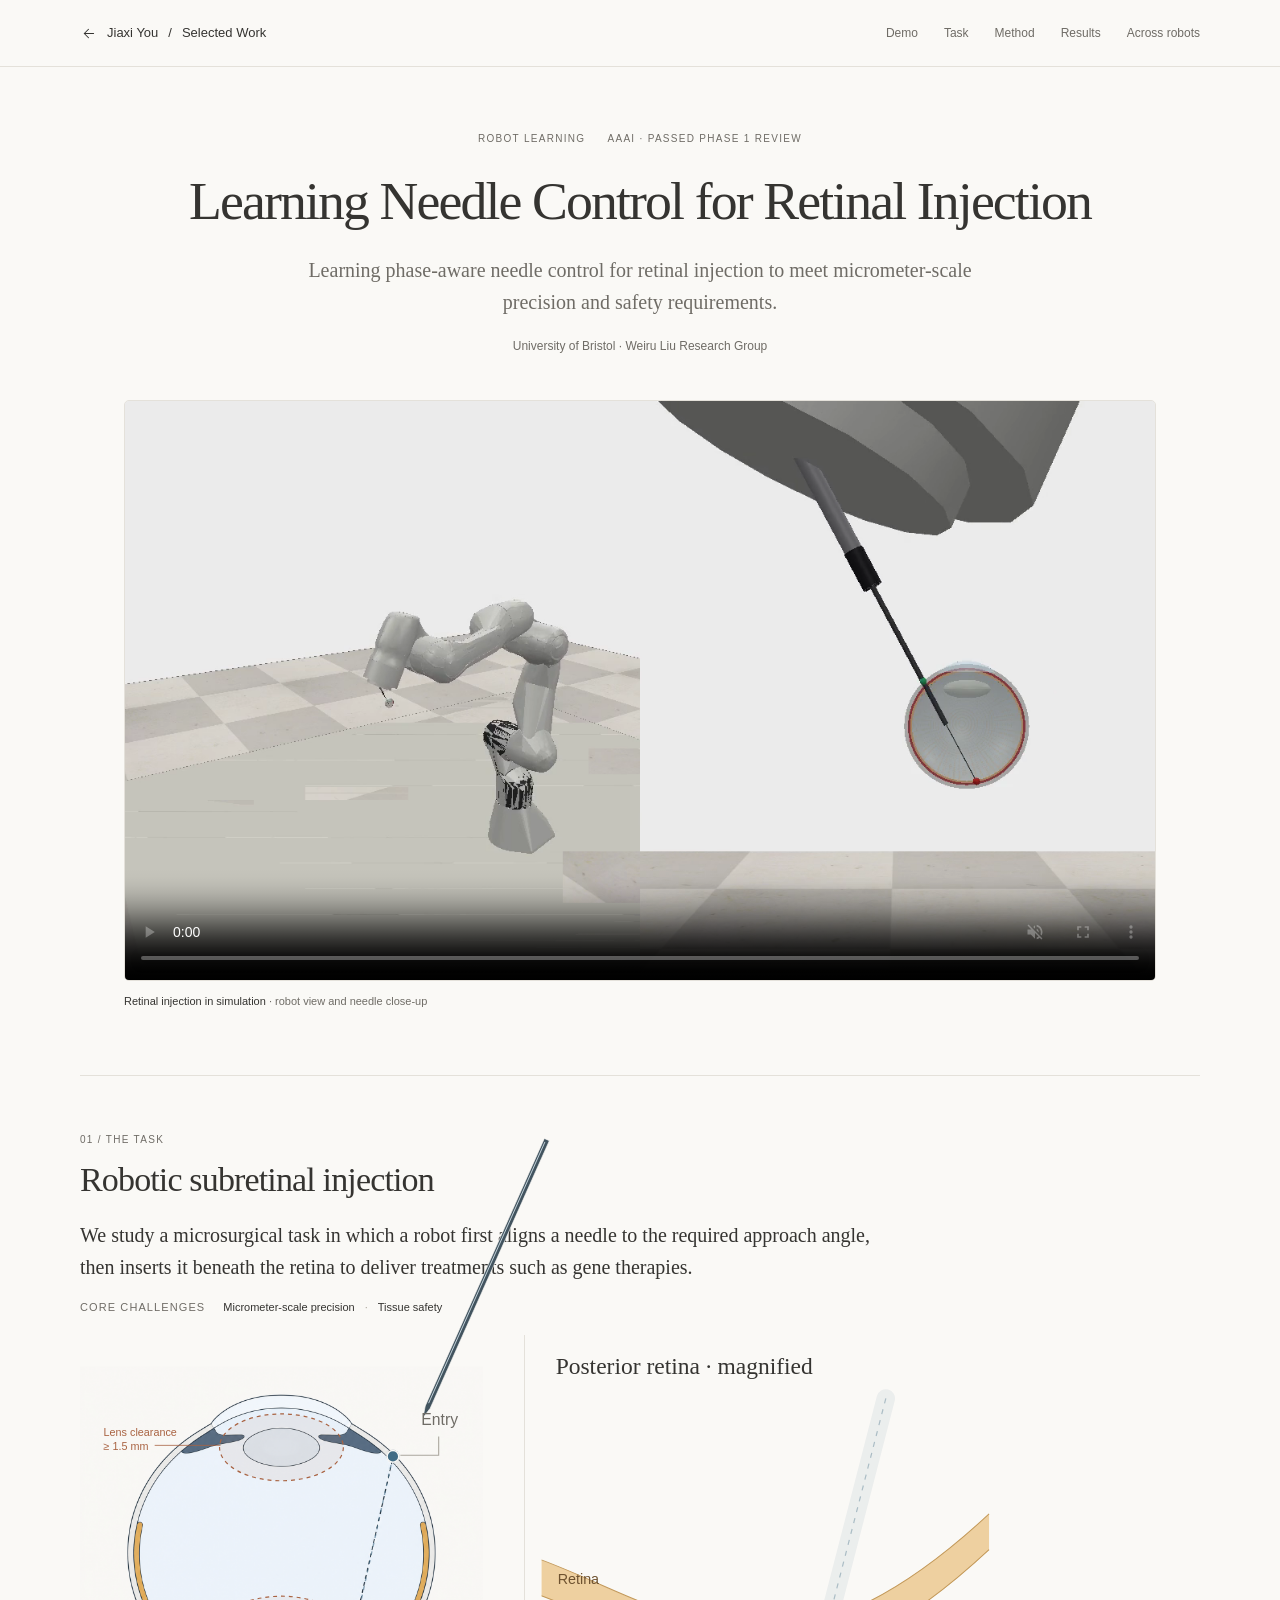
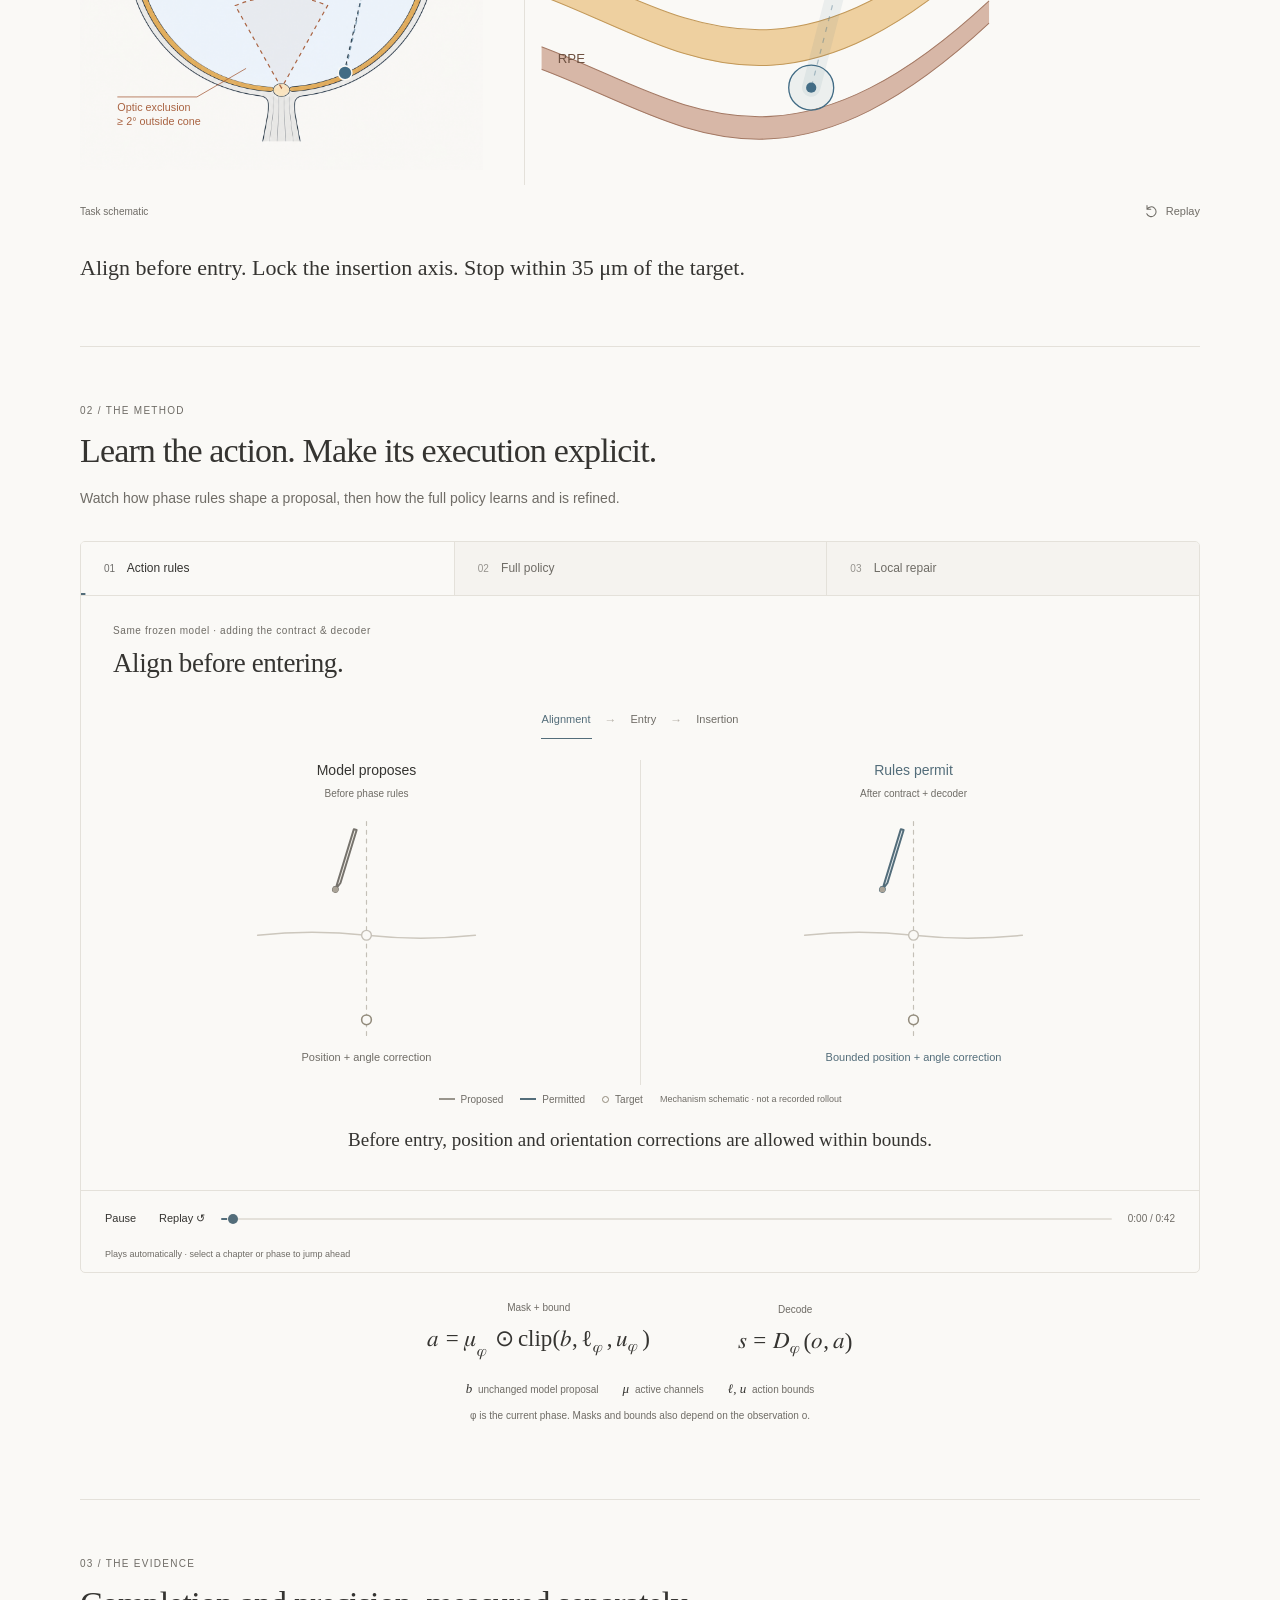
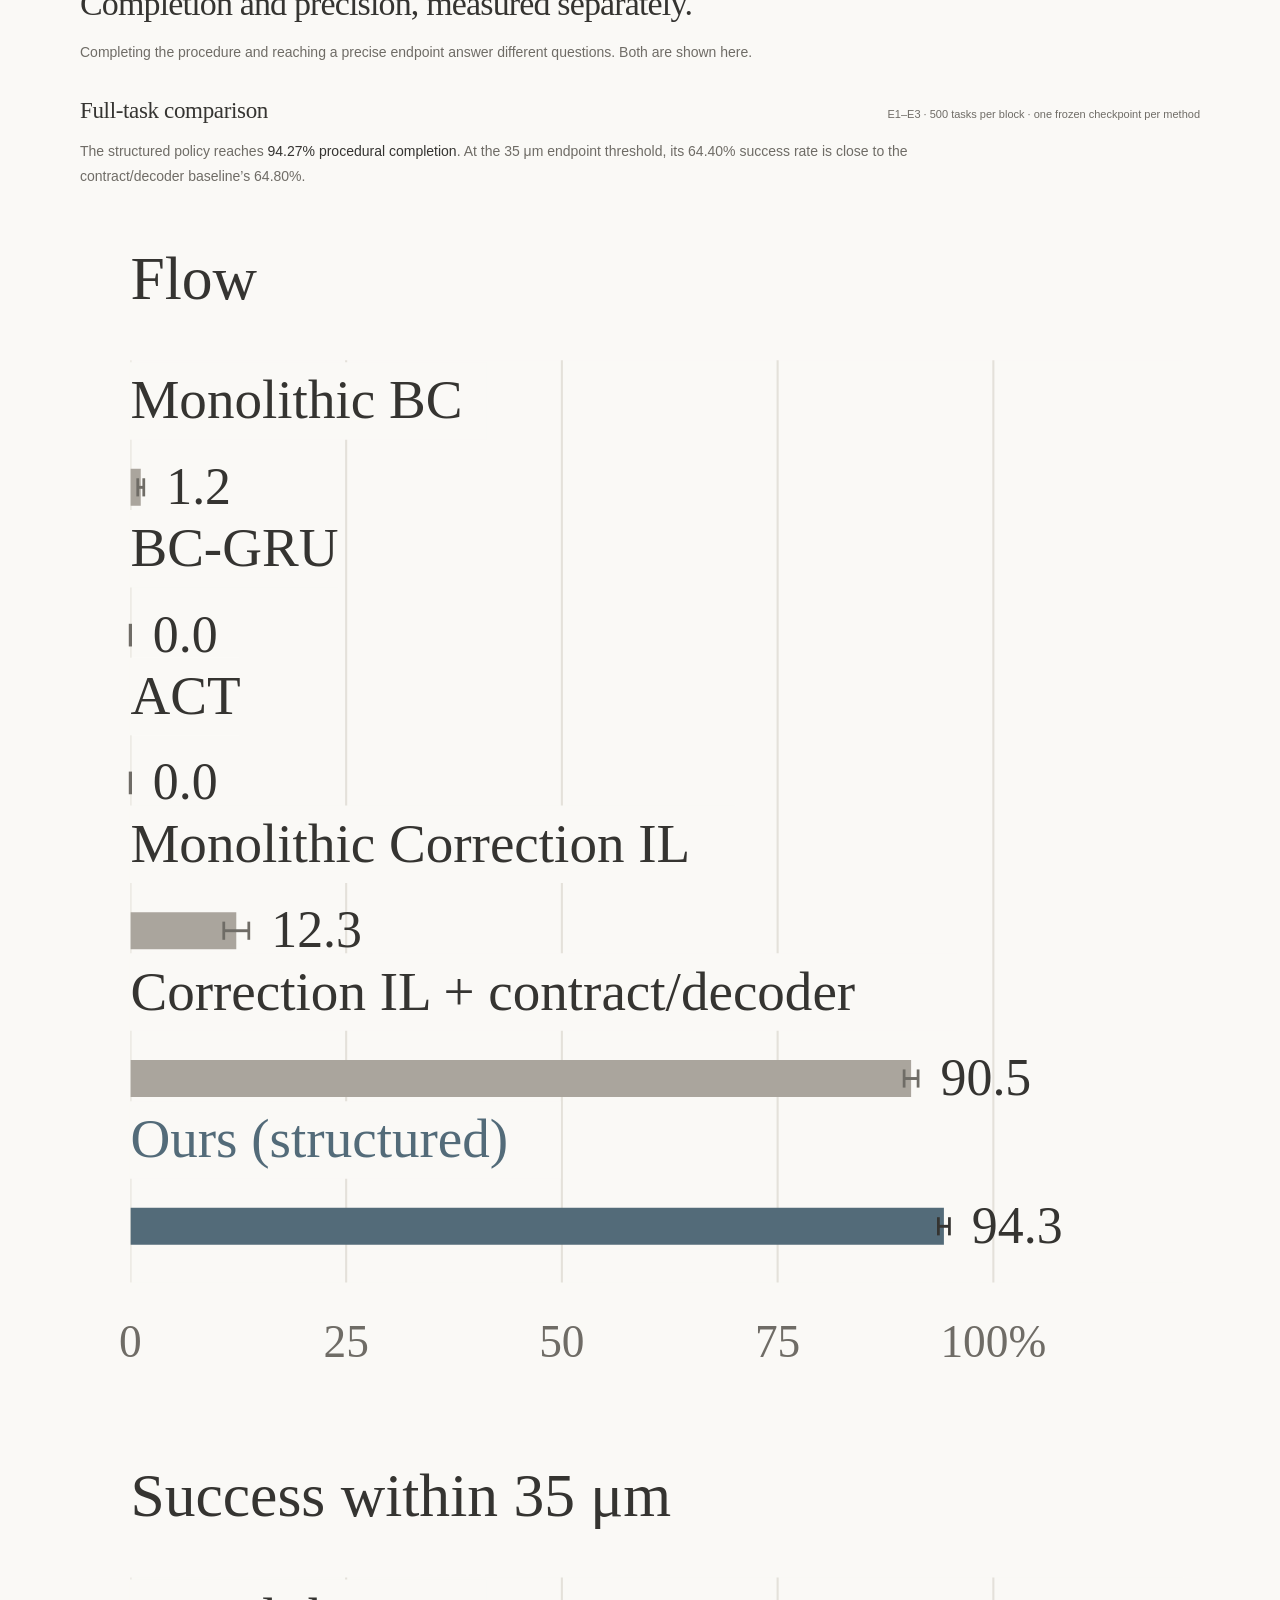
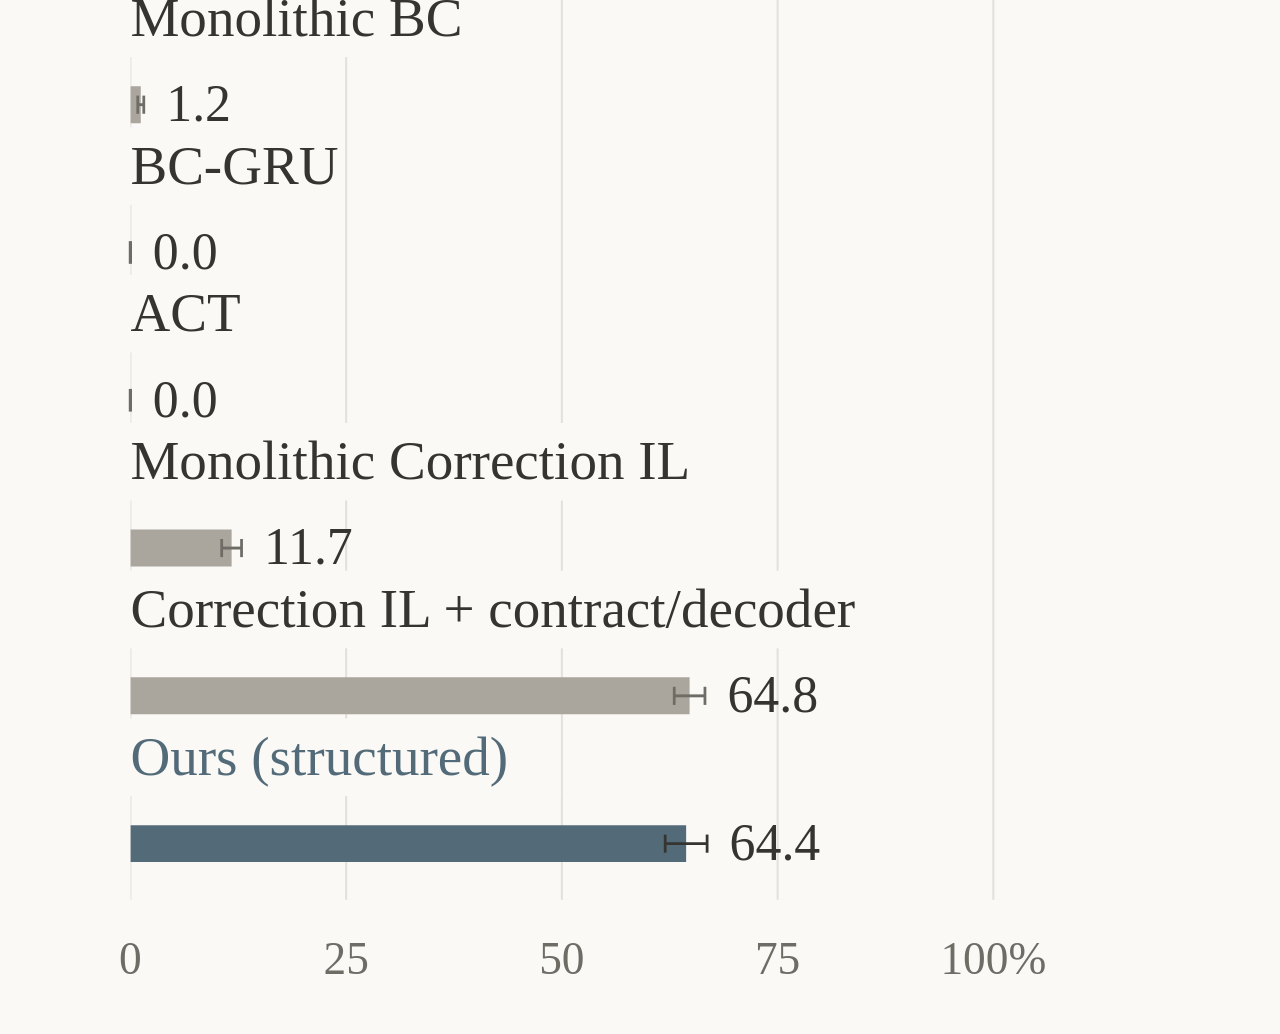
<file: site/projects/robotic-microsurgery/index.html>
<!doctype html>
<html lang="en"><head><meta charset="utf-8"><meta name="viewport" content="width=device-width,initial-scale=1"><meta name="description" content="Learning phase-aware needle control for retinal injection to meet micrometer-scale precision and safety requirements."><title>Learning Needle Control for Retinal Injection — Jiaxi You</title>
<link rel="stylesheet" href="../../assets/styles/robotic-microsurgery.css">
<link rel="canonical" href="https://jiaxiyou-ctrl.github.io/projects/robotic-microsurgery/">
</head><body>
<a class="skip-link" href="#project-content">Skip to project</a>
<header class="project-header">
 <div class="header-inner">
  <a class="return-link" href="../../#robot-project" data-home-link><svg viewBox="0 0 20 20" width="17" height="17" aria-hidden="true"><path d="M16 10H5m5-5-5 5 5 5" fill="none" stroke="currentColor" stroke-width="1.2" stroke-linecap="round" stroke-linejoin="round"/></svg>Jiaxi You <span aria-hidden="true">/</span> Selected Work</a>
  <nav class="project-nav" aria-label="Project sections">
   <a href="#demo">Demo</a><a href="#research-problem">Task</a><a href="#executable-policy">Method</a><a href="#design-evidence">Results</a><a href="#robot-realisation">Across robots</a>
  </nav>
 </div>
</header>
<main class="project-main" id="project-content" tabindex="-1">
 <header class="project-hero">
  <p class="eyebrow"><span>Robot learning</span><span>AAAI · Passed Phase 1 Review</span></p>
  <h1>Learning Needle Control for Retinal Injection</h1>
  <p class="hero-summary">Learning phase-aware needle control for retinal injection to meet micrometer-scale precision and safety requirements.</p>
  <p class="affiliation">University of Bristol · Weiru Liu Research Group</p>
 </header>

 <section class="demo-section" id="demo" aria-labelledby="demo-label">
  <h2 class="visually-hidden" id="demo-label">Retinal injection in simulation</h2>
  <figure>
   <div class="demo-frame"><video id="simulation-video" width="1280" height="720" controls muted loop playsinline preload="metadata" poster="../../assets/images/retinal-injection-poster.png" aria-label="Three-second simulated retinal injection, showing the robot and an enlarged view of the needle"><source src="../../assets/videos/retinal-injection.mp4" type="video/mp4">Your browser does not support this video. <a href="../../assets/videos/retinal-injection.mp4">Open the simulation video.</a></video></div>
   <figcaption class="media-caption"><span><strong>Retinal injection in simulation</strong> · robot view and needle close-up</span></figcaption>
  </figure>
 </section>

 <section class="research-section" id="research-problem" aria-labelledby="problem-title">
  <div class="section-heading task-heading">
   <p class="section-label">01 / The task</p>
   <h2 id="problem-title">Robotic subretinal injection</h2>
   <p class="task-purpose">We study a microsurgical task in which a robot first aligns a needle to the required approach angle, then inserts it beneath the retina to deliver treatments such as gene therapies.</p>
   <p class="task-challenges"><span>Core challenges</span><strong>Micrometer-scale precision</strong><i aria-hidden="true">·</i><strong>Tissue safety</strong></p>
  </div>
  <figure class="retinal-task" aria-labelledby="task-diagram-caption">
   <div class="retinal-task-canvas">
    <div class="retinal-overview">
     <svg viewBox="0 0 440 420" role="img" aria-labelledby="retinal-overview-title retinal-overview-desc">
      <title id="retinal-overview-title">Needle route and anatomical exclusion regions</title>
      <desc id="retinal-overview-desc">The planned insertion route runs from the pars-plana entry to the subretinal target while avoiding the lens and the optic exclusion region. The posterior target region is enlarged alongside the eye.</desc>
      <image href="../../assets/images/retinal-task-base.png" x="0" y="14" width="410" height="410"/>
      <ellipse class="rt-exclusion-zone" cx="205" cy="96" rx="63" ry="34"/>
      <path class="rt-exclusion-zone rt-optic-zone" d="M205 341 158 257Q205 238 252 257Z"/>
      <path class="rt-exclusion-leader" d="M143 94H76"/>
      <text class="rt-exclusion-label" x="24" y="84">Lens clearance<tspan x="24" dy="15">≥ 1.5 mm</tspan></text>
      <path class="rt-exclusion-leader" d="M169 321 119 350H38"/>
      <text class="rt-exclusion-label" x="38" y="364">Optic exclusion<tspan x="38" dy="15">≥ 2° outside cone</tspan></text>
      <path class="rt-route" d="M318.46 105.22 269.74 325.60"/>
      <g class="rt-overview-needle" transform="translate(269.74 325.60) rotate(12.47)">
       <path class="rt-needle" d="M-2.8-310H2.8V-12L0 0-2.8-12Z"/>
       <path class="rt-needle-glint" d="M-.8-307V-16"/>
      </g>
      <circle class="rt-entry" cx="318.46" cy="105.22" r="6"/>
      <path class="rt-leader" d="M326 104H365V85"/>
      <text x="366" y="73" text-anchor="middle">Entry</text>
      <circle class="rt-overview-target" cx="269.74" cy="325.60" r="7"/>
      <circle class="rt-focus-ring" cx="269.74" cy="325.60" r="27"/>
      <path class="rt-zoom-link" d="M298 319 407 242"/>
      <path class="rt-zoom-arrow" d="m395 241 12 1-4 12"/>
     </svg>
    </div>
    <div class="retinal-detail">
     <svg class="rt-desktop-detail" viewBox="0 0 660 440" role="img" aria-labelledby="retinal-detail-title retinal-detail-desc">
      <title id="retinal-detail-title">Magnified posterior retina showing precision and safety constraints</title>
      <desc id="retinal-detail-desc">A curved magnified continuation of the posterior retina shows the needle following a locked insertion axis. A blue region marks the 35 micrometer endpoint criterion. Rust annotations mark prohibited lateral motion after entry and overshoot beyond the target.</desc>
      <defs>
       <marker id="rt-arrow" viewBox="0 0 8 8" refX="6" refY="4" markerWidth="6" markerHeight="6" orient="auto-start-reverse"><path d="M1 1 6 4 1 7" fill="none" stroke="currentColor" stroke-width="1.4" stroke-linecap="round" stroke-linejoin="round"/></marker>
       <clipPath id="rt-detail-clip"><rect x="16" y="18" width="628" height="412" rx="12"/></clipPath>
      </defs>
      <text class="rt-detail-heading" x="30" y="38">Posterior retina · magnified</text>
      <g clip-path="url(#rt-detail-clip)">
       <path class="rt-retina" d="M16 220C150 270 250 365 454 175V210C250 400 150 305 16 255Z"/>
       <path class="rt-retina-edge" d="M16 220C150 270 250 365 454 175M16 255C150 305 250 400 454 210"/>
       <path class="rt-rpe" d="M16 305C150 355 250 450 454 260V282C250 472 150 377 16 327Z"/>
       <path class="rt-rpe-edge" d="M16 305C150 355 250 450 454 260M16 327C150 377 250 472 454 282"/>
       <path class="rt-axis-corridor" d="M353 62 280 345"/>
       <path class="rt-axis" d="M353 62 280 345"/>
       <g class="rt-overshoot">
        <path d="M280 345 270 394" marker-end="url(#rt-arrow)"/>
        <path class="rt-depth-stop" d="m263 341 34 8"/>
       </g>
       <circle class="rt-target-halo" cx="280" cy="345" r="22"/>
       <circle class="rt-target" cx="280" cy="345" r="5"/>
       <g class="rt-detail-needle" data-tip-x="280" data-tip-y="345" transform="translate(280 345) rotate(12.47)">
        <path class="rt-needle" d="M-4.2-315H4.2V-15L0 0-4.2-15Z"/>
        <path class="rt-needle-glint" d="M-1.5-310V-20"/>
       </g>
      </g>
      <g class="rt-drift">
       <path class="rt-drift-arrow" d="m258 214 102 23" marker-start="url(#rt-arrow)" marker-end="url(#rt-arrow)"/>
       <path class="rt-leader" d="M365 228H438"/>
       <text class="rt-constraint" x="452" y="221">No lateral or angular motion</text>
       <text class="rt-note" x="452" y="244">after the insertion axis is locked</text>
      </g>
      <g class="rt-placement">
       <path class="rt-target-leader" d="M300 337 418 104H440"/>
       <text class="rt-emphasis" x="452" y="99">35 μm endpoint region</text>
       <text class="rt-note" x="452" y="123">Micrometer-scale precision</text>
      </g>
      <g class="rt-depth-label">
       <path class="rt-leader" d="M270 389H438"/>
       <text class="rt-constraint" x="452" y="394">No overshoot beyond the target</text>
      </g>
      <text class="rt-tissue-label" x="32" y="244">Retina</text>
      <text class="rt-tissue-label rt-rpe-label" x="32" y="321">RPE</text>
     </svg>
     <svg class="rt-mobile-detail" viewBox="0 0 400 460" role="img" aria-labelledby="retinal-mobile-title retinal-mobile-desc">
      <title id="retinal-mobile-title">Magnified posterior retina showing precision and safety constraints</title>
      <desc id="retinal-mobile-desc">A curved magnified continuation of the posterior retina shows the locked insertion axis, the 35 micrometer endpoint criterion, prohibited lateral motion, and overshoot beyond the target.</desc>
      <defs>
       <marker id="rt-mobile-arrow" viewBox="0 0 8 8" refX="6" refY="4" markerWidth="6" markerHeight="6" orient="auto-start-reverse"><path d="M1 1 6 4 1 7" fill="none" stroke="currentColor" stroke-width="1.4" stroke-linecap="round" stroke-linejoin="round"/></marker>
       <clipPath id="rt-mobile-clip"><rect x="10" y="35" width="380" height="415" rx="8"/></clipPath>
      </defs>
      <text class="rt-detail-heading" x="12" y="27">Posterior retina · magnified</text>
      <g clip-path="url(#rt-mobile-clip)">
       <path class="rt-retina" d="M10 210C105 250 170 350 390 155V191C170 386 105 286 10 246Z"/>
       <path class="rt-retina-edge" d="M10 210C105 250 170 350 390 155M10 246C105 286 170 386 390 191"/>
       <path class="rt-rpe" d="M10 295C105 335 170 435 390 240V262C170 457 105 357 10 317Z"/>
       <path class="rt-rpe-edge" d="M10 295C105 335 170 435 390 240M10 317C105 357 170 457 390 262"/>
       <path class="rt-axis-corridor" d="M263 54 200 335"/>
       <path class="rt-axis" d="M263 54 200 335"/>
       <g class="rt-overshoot"><path d="M200 335 190 385" marker-end="url(#rt-mobile-arrow)"/><path class="rt-depth-stop" d="m183 331 34 8"/></g>
       <circle class="rt-target-halo" cx="200" cy="335" r="19"/>
       <circle class="rt-target" cx="200" cy="335" r="4"/>
       <g class="rt-detail-needle" data-tip-x="200" data-tip-y="335" transform="translate(200 335) rotate(12.47)"><path class="rt-needle" d="M-4.2-315H4.2V-15L0 0-4.2-15Z"/><path class="rt-needle-glint" d="M-1.5-310V-20"/></g>
      </g>
      <g class="rt-drift">
       <path class="rt-drift-arrow" d="m155 204 92 20" marker-start="url(#rt-mobile-arrow)" marker-end="url(#rt-mobile-arrow)"/>
       <text class="rt-constraint" x="255" y="210">Locked axis</text>
       <text class="rt-note" x="255" y="231">No lateral or</text>
       <text class="rt-note" x="255" y="249">angular motion</text>
      </g>
      <g class="rt-placement">
       <path class="rt-target-leader" d="M217 328 235 104H247"/>
       <text class="rt-emphasis" x="255" y="101">35 μm endpoint</text>
       <text class="rt-note" x="255" y="122">Precision region</text>
      </g>
      <g class="rt-depth-label"><path class="rt-leader" d="M190 382H245"/><text class="rt-constraint" x="255" y="387">No overshoot</text></g>
      <text class="rt-tissue-label" x="18" y="237">Retina</text>
      <text class="rt-tissue-label rt-rpe-label" x="18" y="311">RPE</text>
     </svg>
    </div>
   </div>
   <figcaption class="retinal-task-caption" id="task-diagram-caption">
    <span>Task schematic</span>
    <button type="button" class="task-replay" aria-label="Replay needle-control task animation" hidden><svg width="15" height="15" viewBox="0 0 20 20" aria-hidden="true"><path d="M4 7a6.5 6.5 0 1 1-.3 6M4 2v5h5" fill="none" stroke="currentColor" stroke-width="1.4" stroke-linecap="round" stroke-linejoin="round"/></svg>Replay</button>
   </figcaption>
  </figure>
  <p class="task-takeaway">Align before entry. Lock the insertion axis. Stop within 35 μm of the target.</p>
 </section>

 <section class="research-section" id="executable-policy" aria-labelledby="policy-title">
  <div class="section-heading"><p class="section-label">02 / The method</p><h2 id="policy-title">Learn the action. Make its execution explicit.</h2><p class="section-intro">Watch how phase rules shape a proposal, then how the full policy learns and is refined.</p></div>
  <div class="method-sequence" role="region" aria-label="Animated method explanation" data-chapter="rules" data-phase="alignment">
    <nav class="sequence-chapters" aria-label="Animation chapters">
      <button type="button" data-chapter-seek="0" aria-current="step"><span>01</span> Action rules<i></i></button>
      <button type="button" data-chapter-seek="1"><span>02</span> Full policy<i></i></button>
      <button type="button" data-chapter-seek="2"><span>03</span> Local repair<i></i></button>
    </nav>
    <div class="sequence-screen">
      <div class="sequence-heading"><p class="sequence-context" id="sequence-context">Same frozen model · adding the contract &amp; decoder</p><h3 id="sequence-title">Align before entering.</h3></div>
      <div class="sequence-phase-bar" role="group" aria-label="Jump to a procedure phase">
        <button type="button" data-phase-seek="0" aria-pressed="true">Alignment</button><span aria-hidden="true">→</span><button type="button" data-phase-seek="1" aria-pressed="false">Entry</button><span aria-hidden="true">→</span><button type="button" data-phase-seek="2" aria-pressed="false">Insertion</button>
      </div>
      <div class="sequence-stage">
        <div class="sequence-view sequence-rules-view" data-view="rules">
          <div class="sequence-lanes">
            <figure class="sequence-lane"><figcaption><strong>Model proposes</strong><span>Before phase rules</span></figcaption><svg class="sequence-needle-scene" data-scene="proposal" viewBox="0 0 300 252" role="img" aria-labelledby="sequence-scene-title-proposal">
      <title id="sequence-scene-title-proposal">A model proposal during the selected phase. Mechanism schematic, not a recorded trajectory.</title>
      <defs><marker id="sequence-arrow-proposal" markerWidth="7" markerHeight="7" refX="6" refY="3.5" orient="auto"><path d="M0 0 7 3.5 0 7"/></marker></defs>
      <path class="seq-axis" d="M150 18V243"/>
      <path class="seq-surface" d="M38 135Q94 129 150 135T262 135"/>
      <circle class="seq-entry" cx="150" cy="135" r="5"/>
      <g class="seq-depth"><rect x="108" y="204" width="84" height="19" rx="3"/><path d="M110 222H190"/></g>
      <circle class="seq-target" cx="150" cy="222" r="5"/>
      <path class="seq-ghost" d="M118 88L150 128"/>
      <path class="seq-component" d="M118 88H150V128"/>
      <path class="seq-arrow" d="M118 88L150 128" marker-end="url(#sequence-arrow-proposal)"/>
      <path class="seq-rotation" d="M89 64A36 36 0 0 1 139 57" marker-end="url(#sequence-arrow-proposal)"/>
      <g class="seq-blocked"><path d="m188 123 12 12m0-12-12 12"/></g>
      <g class="seq-needle"><path class="seq-shaft" d="M0-65V-8L0 0L3-8V-65Z"/><circle class="seq-tip" r="3.5"/></g>
      <circle class="seq-origin" cx="118" cy="88" r="3"/>
      <g class="seq-stop"><path d="M134 204H166"/><circle cx="150" cy="204" r="8"/></g>
    </svg><p class="sequence-lane-note" id="sequence-proposal-note">Position + angle correction</p></figure>
            <figure class="sequence-lane sequence-permitted"><figcaption><strong>Rules permit</strong><span>After contract + decoder</span></figcaption><svg class="sequence-needle-scene" data-scene="permitted" viewBox="0 0 300 252" role="img" aria-labelledby="sequence-scene-title-permitted">
      <title id="sequence-scene-title-permitted">The permitted needle motion during the selected phase. Mechanism schematic, not a recorded trajectory.</title>
      <defs><marker id="sequence-arrow-permitted" markerWidth="7" markerHeight="7" refX="6" refY="3.5" orient="auto"><path d="M0 0 7 3.5 0 7"/></marker></defs>
      <path class="seq-axis" d="M150 18V243"/>
      <path class="seq-surface" d="M38 135Q94 129 150 135T262 135"/>
      <circle class="seq-entry" cx="150" cy="135" r="5"/>
      <g class="seq-depth"><rect x="108" y="204" width="84" height="19" rx="3"/><path d="M110 222H190"/></g>
      <circle class="seq-target" cx="150" cy="222" r="5"/>
      <path class="seq-ghost" d="M118 88L150 128"/>
      <path class="seq-component" d="M118 88H150V128"/>
      <path class="seq-arrow" d="M118 88L150 128" marker-end="url(#sequence-arrow-permitted)"/>
      <path class="seq-rotation" d="M89 64A36 36 0 0 1 139 57" marker-end="url(#sequence-arrow-permitted)"/>
      <g class="seq-blocked"><path d="m188 123 12 12m0-12-12 12"/></g>
      <g class="seq-needle"><path class="seq-shaft" d="M0-65V-8L0 0L3-8V-65Z"/><circle class="seq-tip" r="3.5"/></g>
      <circle class="seq-origin" cx="118" cy="88" r="3"/>
      <g class="seq-stop"><path d="M134 204H166"/><circle cx="150" cy="204" r="8"/></g>
    </svg><p class="sequence-lane-note" id="sequence-permitted-note">Bounded position + angle correction</p></figure>
          </div>
          <div class="sequence-legend"><span><i class="legend-raw"></i> Proposed</span><span><i class="legend-allowed"></i> Permitted</span><span><i class="legend-target"></i> Target</span><small>Mechanism schematic · not a recorded rollout</small></div>
        </div>
        <div class="sequence-view sequence-policy-view" data-view="policy" hidden>
          <div class="sequence-policy-diagram">
            <div class="sequence-encoder"><span class="seq-overline">Observation</span><div class="seq-node">Shared<br>encoder</div><span class="seq-under">One representation</span></div>
            <div class="sequence-heads"><span class="seq-overline">Select one head</span><div class="seq-head" data-head="0"><span>A</span> Alignment</div><div class="seq-head" data-head="1"><span>A2</span> Entry</div><div class="seq-head" data-head="2"><span>B</span> Insertion</div></div>
            <div class="sequence-command"><span class="seq-overline">Form the command</span><div class="seq-command-step" data-command-step="0">Adjust near target<small>Learned regulator</small></div><div class="seq-command-step" data-command-step="1">Enforce phase rules<small>Masks + bounds</small></div><div class="seq-command-step" data-command-step="2">Produce needle motion<small>Physical decoder</small></div></div>
          </div>
          <p class="sequence-policy-note">One policy. Only the current phase head supplies the action.</p>
        </div>
        <div class="sequence-view sequence-repair-view" data-view="repair" hidden>
          <div class="sequence-repair-diagram">
            <div class="sequence-examples"><div class="seq-example" data-example="0"><span>Failed alignment states</span><strong>Expert corrections</strong></div><div class="seq-example" data-example="1"><span>Successful states</span><strong>Retain earlier predictions</strong></div></div>
            <svg class="sequence-repair-links" viewBox="0 0 100 150" aria-hidden="true"><path class="seq-repair-guide" d="M2 30C65 30 35 75 97 75M2 120C65 120 35 75 97 75"/><path class="seq-repair-path" data-repair-path="0" d="M2 30C65 30 35 75 97 75"/><path class="seq-repair-path" data-repair-path="1" d="M2 120C65 120 35 75 97 75"/></svg>
            <div class="seq-repair-head"><span class="seq-overline">Update only</span><div class="seq-head" data-repair-head><span>A</span> Alignment</div><span id="sequence-update-label">Use both kinds of examples</span></div>
          </div>
          <div class="sequence-frozen"><span>Kept frozen</span><span>Encoder</span><span>Entry head</span><span>Insertion head</span><span>Regulator</span></div>
        </div>
      </div>
      <p class="sequence-caption" id="sequence-caption">Before entry, position and orientation corrections are allowed within bounds.</p>
    </div>
    <div class="sequence-transport"><button type="button" id="sequence-play" aria-label="Pause method animation">Pause</button><button type="button" id="sequence-replay" aria-label="Replay method animation">Replay ↺</button><label class="visually-hidden" for="sequence-timeline">Method animation progress</label><input id="sequence-timeline" aria-label="Method animation progress" type="range" min="0" max="42" step="0.1" value="0"><span id="sequence-time">0:00 / 0:42</span></div>
    <p class="sequence-help">Plays automatically · select a chapter or phase to jump ahead</p>
    <noscript><p class="sequence-help">Alignment allows bounded position and orientation corrections. Entry permits axial feed only; insertion caps advancement by remaining depth.</p></noscript>
  </div>
  <div class="method-equations" role="group" aria-label="Equations for the current animation chapter">
    <div class="method-equation-panel" data-equation="rules">
      <div class="method-equation-row">
        <div class="method-equation"><span>Mask + bound</span><math xmlns="http://www.w3.org/1998/Math/MathML" aria-label="a equals the phase mask times the model proposal clipped to the phase bounds"><mi>a</mi><mo>=</mo><msub><mi>μ</mi><mi>φ</mi></msub><mo>⊙</mo><mi mathvariant="normal">clip</mi><mo>(</mo><mi>b</mi><mo>,</mo><msub><mi>ℓ</mi><mi>φ</mi></msub><mo>,</mo><msub><mi>u</mi><mi>φ</mi></msub><mo>)</mo></math></div>
        <div class="method-equation"><span>Decode</span><math xmlns="http://www.w3.org/1998/Math/MathML" aria-label="physical command s equals the phase decoder applied to observation o and admissible action a"><mi>s</mi><mo>=</mo><msub><mi>D</mi><mi>φ</mi></msub><mo>(</mo><mi>o</mi><mo>,</mo><mi>a</mi><mo>)</mo></math></div>
      </div>
      <p class="method-equation-key"><span><i>b</i> unchanged model proposal</span><span><i>μ</i> active channels</span><span><i>ℓ, u</i> action bounds</span></p>
      <p class="method-equation-note">φ is the current phase. Masks and bounds also depend on the observation o.</p>
    </div>
    <div class="method-equation-panel" data-equation="policy" hidden>
      <div class="method-equation-row">
        <div class="method-equation"><span>Phase-selected proposal</span><math xmlns="http://www.w3.org/1998/Math/MathML" aria-label="b equals the current phase head applied to the shared representation z"><mi>b</mi><mo>=</mo><msub><mi>h</mi><mi>φ</mi></msub><mo>(</mo><mi>z</mi><mo>)</mo></math></div>
        <div class="method-equation"><span>Regulate → constrain → decode</span><math xmlns="http://www.w3.org/1998/Math/MathML" aria-label="proposal b passes through regulator R to regulated proposal b bar, contract C to admissible action a, then decoder D to physical command s"><mi>b</mi><mover><mo>⟶</mo><msub><mi>R</mi><mi>φ</mi></msub></mover><mover accent="true"><mi>b</mi><mo>¯</mo></mover><mover><mo>⟶</mo><msub><mi>C</mi><mi>φ</mi></msub></mover><mi>a</mi><mover><mo>⟶</mo><msub><mi>D</mi><mi>φ</mi></msub></mover><mi>s</mi></math></div>
      </div>
      <p class="method-equation-key"><span><i>z</i> shared representation</span><span><i>a</i> admissible action</span><span><i>s</i> physical command</span></p>
      <p class="method-equation-note">The regulator adjusts the proposal; the contract enforces the phase constraints.</p>
    </div>
    <div class="method-equation-panel" data-equation="repair" hidden>
      <div class="method-equation-row single-equation">
        <div class="method-equation"><span>Optimize only the alignment head</span><math xmlns="http://www.w3.org/1998/Math/MathML" aria-label="theta A star minimizes correction loss plus lambda ret times retention loss, optimizing theta A only"><msubsup><mi>θ</mi><mi mathvariant="normal">A</mi><mo>*</mo></msubsup><mo>=</mo><munder><mo movablelimits="false">arg min</mo><msub><mi>θ</mi><mi mathvariant="normal">A</mi></msub></munder><mo>(</mo><msub><mi>ℒ</mi><mtext>corr</mtext></msub><mo>+</mo><msub><mi>λ</mi><mtext>ret</mtext></msub><msub><mi>ℒ</mi><mtext>ret</mtext></msub><mo>)</mo></math></div>
      </div>
      <p class="method-equation-key"><span><i>ℒ</i><sub>corr</sub> expert corrections</span><span><i>ℒ</i><sub>ret</sub> successful-state retention</span></p>
      <p class="method-equation-note">λ<sub>ret</sub> ≥ 0 balances retention. All other learned modules stay frozen.</p>
    </div>
  </div>

 </section>

 <section class="research-section" id="design-evidence" aria-labelledby="evidence-title">
  <div class="section-heading"><p class="section-label">03 / The evidence</p><h2 id="evidence-title">Completion and precision, measured separately.</h2><p class="section-intro">Completing the procedure and reaching a precise endpoint answer different questions. Both are shown here.</p></div>
  <div class="study">
   <div class="study-heading"><h3>Full-task comparison</h3><p class="protocol">E1–E3 · 500 tasks per block · one frozen checkpoint per method</p></div>
   <p class="finding">The structured policy reaches <strong>94.27% procedural completion</strong>. At the 35 μm endpoint threshold, its 64.40% success rate is close to the contract/decoder baseline’s 64.80%.</p>
   <figure class="plot"><a class="zoomable" href="../../assets/figures/robot-performance.svg" data-zoom-title="Full-task comparison" aria-label="Enlarge full-task comparison chart"><picture><source media="(max-width: 760px)" srcset="../../assets/figures/robot-performance-mobile.svg"><img src="../../assets/figures/robot-performance.svg" loading="lazy" decoding="async" alt="Comparison of six methods. Ours achieves Flow 94.27 ± 0.64% and S@35 64.40 ± 2.43%; Correction IL plus contract/decoder achieves Flow 90.47 ± 0.81% and S@35 64.80 ± 1.78%. All six methods and error bars are shown."></picture></a><figcaption class="figure-caption">Mean ± sample SD across three geometry blocks. Select the figure to enlarge.</figcaption></figure>
   <details class="disclosure"><summary>Full comparison table &amp; metric definitions</summary><div class="disclosure-body"><dl class="metric-definitions"><div><dt>Flow</dt><dd>Procedural completion, reported separately from endpoint precision.</dd></div><div><dt>S@35 / S@50 / S@100</dt><dd>Success evaluated at 35, 50 and 100 μm endpoint thresholds.</dd></div><div><dt>Hard violations</dt><dd>Observed task-constraint violations in simulation.</dd></div></dl><a class="zoomable table-image" href="../../assets/figures/robot-full-task-table.png" data-zoom-title="Full-task comparison — all metrics" aria-label="Enlarge: Full-task comparison — all metrics"><img src="../../assets/figures/robot-full-task-table.png" width="2300" height="540" loading="lazy" decoding="async" alt="Full-task comparison table with six methods, phase reach, Flow, endpoint success at three thresholds and hard violations. Ours: Flow 94.27 ± 0.64%, S@35 64.40 ± 2.43%, hard violations 0%."></a><p class="protocol-note">All values are percentages: mean ± sample SD across three held-out geometry blocks, rather than across independent training seeds. Select the table to enlarge.</p></div></details>
  </div>
  <div class="study">
   <div class="study-heading"><h3>What does the structure contribute?</h3><p class="protocol">T3E1–T3E3 · separate matched blocks · 500 tasks per block</p></div>
   <p class="finding">Removing the combined phase-conditioned action structure reduces Flow from <strong>99.73% to 24.40%</strong> and S@35 from <strong>75.00% to 0%</strong> in the matched ablation study.</p>
   <figure class="plot"><a class="zoomable" href="../../assets/figures/robot-ablations.svg" data-zoom-title="Structural ablations" aria-label="Enlarge structural ablation chart"><picture><source media="(max-width: 760px)" srcset="../../assets/figures/robot-ablations-mobile.svg"><img src="../../assets/figures/robot-ablations.svg" loading="lazy" decoding="async" alt="Matched ablation comparison. Full: Flow 99.73%, S@35 75.00%. Without derived state: 98.67%, 76.80%. Without phase-conditioned heads: 97.87%, 71.47%. Without phase-conditioned action structure: 24.40%, 0%. Without closed-loop correction: 66.33%, 47.93%. Error bars show sample SD across blocks."></picture></a><figcaption class="figure-caption">Mean ± sample SD across three geometry blocks. Select the figure to enlarge.</figcaption></figure>
   <details class="disclosure"><summary>Full ablation table &amp; evaluation setup</summary><div class="disclosure-body"><a class="zoomable table-image" href="../../assets/figures/robot-structural-ablation-table.png" data-zoom-title="Structural ablations — all metrics" aria-label="Enlarge: Structural ablations — all metrics"><img src="../../assets/figures/robot-structural-ablation-table.png" width="2300" height="370" loading="lazy" decoding="async" alt="The full model is compared with removing derived state, phase-conditioned heads, executable action structure and closed-loop correction, across seven metrics."></a><p class="protocol-note">These configurations use a separate matched evaluation family with one pre-specified training seed. The full model’s 99.73% Flow here is distinct from the primary comparison’s 94.27%.</p><p>The action-structure ablation removes the combined phase-conditioned action structure. It is not an isolated test of a single clipping rule.</p></div></details>
  </div>
  <details class="disclosure"><summary>Inspect the action-trace checks</summary><div class="disclosure-body"><dl class="audit-grid"><div><dt>96,350</dt><dd>Policy steps reconstructed with zero action error; no illegal phase transitions.</dd></div><div><dt>1,996</dt><dd>Paired rule-intervention checks passed.</dd></div><div><dt>3,139</dt><dd>Null-control checks passed.</dd></div></dl><p class="audit-note">Trace checks cover 500 simulated episodes. These counts refer to different units and are reported separately.</p></div></details>
 </section>

 <section class="research-section" id="robot-realisation" aria-labelledby="realisation-title">
  <div class="section-heading"><p class="section-label">04 / Across robots</p><h2 id="realisation-title">Shared task-space motion. Different robot models.</h2><p class="section-intro">Keep the policy and task-space commands shared; use each robot’s coordinate frames, kinematics and joint limits to realise the motion.</p></div>
  <div class="robot-layout"><figure class="platform-figure"><a class="zoomable " href="../../assets/images/robot-platforms.png" data-zoom-title="Task-space motion on representative robot models" aria-label="Enlarge: Task-space motion on representative robot models"><img src="../../assets/images/robot-platforms.png" width="878" height="571" loading="lazy" decoding="async" alt="Representative task-space needle sequences on the Current RCM, Franka Panda and Mico Arm models."></a><figcaption class="figure-caption">Representative visualisations from the compatibility study.</figcaption></figure><div class="robot-copy"><h3>Five kinematic models</h3><ul class="robot-list"><li>Current RCM</li><li>Franka Panda</li><li>KUKA LBR iiwa</li><li>UR5</li><li>Kinova Mico</li></ul><p style="margin-top:22px">The evaluation identifies limits in start reachability, joint ranges and solver continuity.</p><p class="scope-note">Kinematic replay of fixed, Flow-qualified trajectories. Closed-loop execution on physical robots remains to be validated.</p></div></div>
  <details class="disclosure"><summary>Cross-robot compatibility results</summary><div class="disclosure-body"><a class="zoomable table-image" href="../../assets/figures/cross-robot-results.png" data-zoom-title="Cross-robot kinematic compatibility" aria-label="Enlarge: Cross-robot kinematic compatibility"><img src="../../assets/figures/cross-robot-results.png" width="2300" height="430" loading="lazy" decoding="async" alt="Compatibility results for Current RCM, Franka Panda, KUKA LBR iiwa, UR5 and Kinova Mico, including start feasibility, replay, overall rates, coverage, errors and kinematic failures. Overall rates are 92.79%, 100%, 99.86%, 100% and 87.48%."></a><p class="protocol-note">Reported rates describe kinematic compatibility of the replayed trajectories, rather than closed-loop task success on physical robots.</p></div></details>
 </section>
 <footer class="project-footer"><a class="return-link" href="../../#robot-project" data-home-link>← Back to Selected Work</a><a class="text-link" href="#project-content">Back to top ↑</a></footer>
</main>
<dialog class="figure-dialog" id="figure-dialog" aria-labelledby="figure-title">
 <div class="dialog-header"><h2 id="figure-title">Research figure</h2><div class="dialog-tools"><button type="button" id="figure-size" aria-pressed="false">Actual size</button><a id="figure-original" href="../../assets/figures/phase-conditioned-method.svg" target="_blank" rel="noopener">Open original ↗</a><button type="button" id="figure-close" aria-label="Close figure">Close ×</button></div></div>
 <div class="dialog-body"><img id="dialog-image" alt="Enlarged research figure"></div>
</dialog>
<script src="../../assets/scripts/robotic-microsurgery.js" defer></script><script id="method-sequence-script" src="../../assets/scripts/robotic-microsurgery-method-sequence-script.js" defer></script><script id="task-story-v62-script" src="../../assets/scripts/robotic-microsurgery-task-story-v62-script.js" defer></script></body></html>
</file>
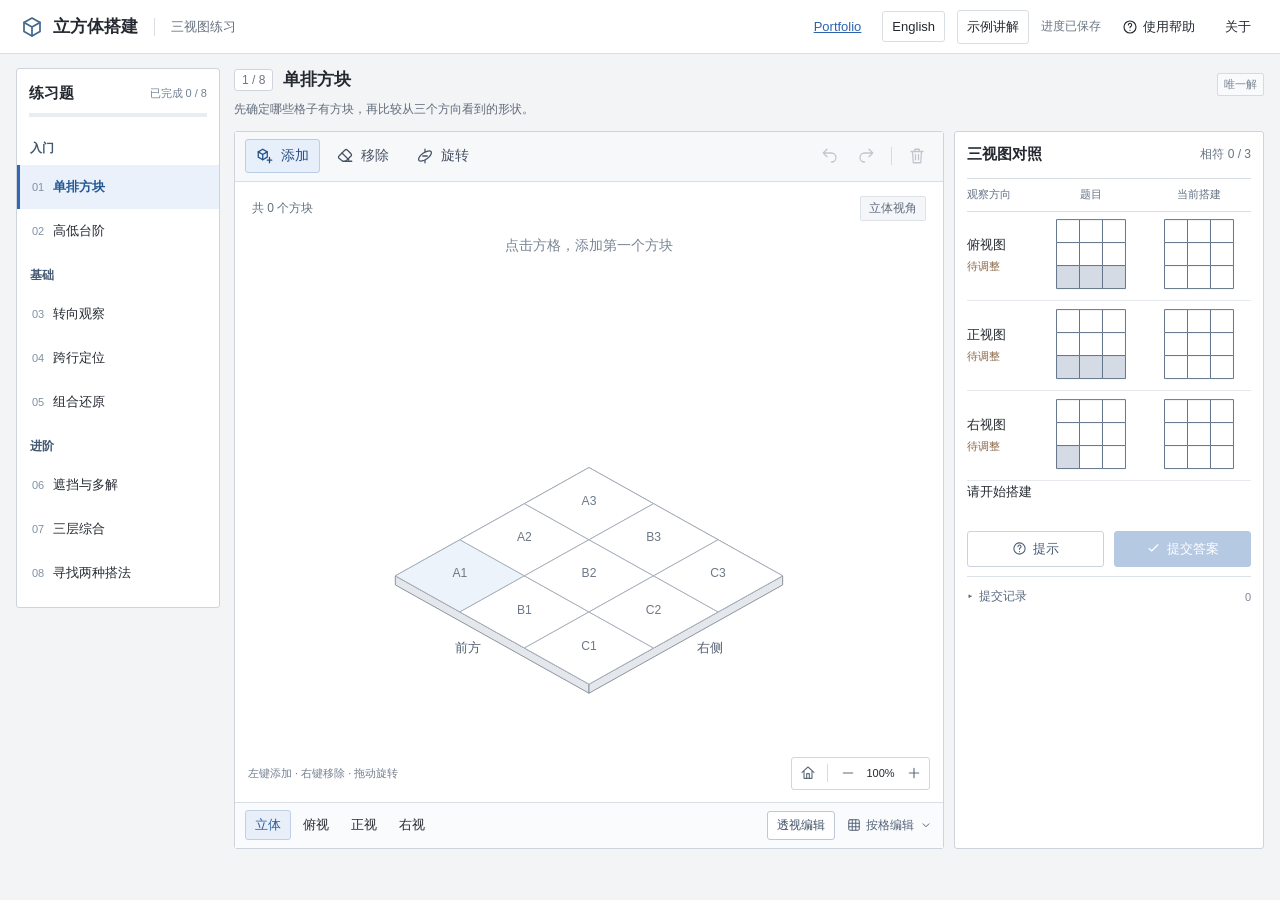
<file: site/projects/tangible-views/index.html>
<!doctype html>
<html lang="zh-CN">
<head>
  <meta charset="utf-8"><meta name="viewport" content="width=device-width,initial-scale=1">
  <meta name="theme-color" content="#f3f4f6"><title>立方体搭建 - 三视图练习</title>
  <link rel="stylesheet" href="studio.css">
<link rel="canonical" href="https://jiaxiyou-ctrl.github.io/projects/tangible-views/">
</head>
<body>
<header class="app-header">
  <button class="brand" data-tab="workspace" aria-label="返回搭建练习"><span class="brand-mark" data-icon="cube"></span><span>立方体搭建</span></button>
  <span class="app-subtitle">三视图练习</span><span id="mode-label" class="mode-label" hidden>示例讲解</span>
  <div class="header-actions"><a class="header-button portfolio-return" href="../../#tangible-project" data-no-translate>Portfolio</a><button id="language-switch" class="header-button language-switch" data-no-translate aria-label="Switch to English">English</button><a id="mode-switch" class="header-button mode-switch" href="?mode=demo">示例讲解</a><span id="save-status" class="save-status">进度已保存</span><button id="help-button" class="header-button"><span data-icon="help"></span>使用帮助</button><button id="about-button" class="header-button">关于</button></div>
</header>
<main class="training-main">
<div class="training-shell">
<aside class="exercise-sidebar" aria-label="分级练习题">
  <div class="exercise-heading"><h2>练习题</h2><span id="course-progress">已完成 0 / 8</span></div>
  <progress id="course-progress-bar" value="0" max="8" aria-label="练习完成进度"></progress>
  <nav id="exercise-list" aria-label="按难度选择练习"></nav>
</aside>
<section id="workspace" class="page">
  <div class="lesson-heading"><div><span id="activity-index" class="exercise-index">1 / 8</span><h1 id="task-title">单排方块</h1><p id="task-description">根据右侧的三视图，在底板上搭出相符的立体图形。</p></div><span id="task-kind" class="lesson-meta">唯一解</span></div>
  <div class="studio-layout">
    <section class="workbench" aria-label="搭建工作区">
      <div class="workbench-toolbar">
        <div class="tool-group" role="group" aria-label="搭建工具">
          <button data-tool="add" title="添加方块（快捷键 1）" aria-pressed="true"><span data-icon="add"></span>添加<kbd>1</kbd></button>
          <button data-tool="remove" title="移除最上层方块（快捷键 2）" aria-pressed="false"><span data-icon="erase"></span>移除<kbd>2</kbd></button>
          <button data-tool="orbit" title="旋转视角（快捷键 3）" aria-pressed="false"><span data-icon="orbit"></span>旋转<kbd>3</kbd></button>
        </div>
        <div class="history-tools"><button id="undo" class="icon-button" aria-label="撤销" title="撤销（Ctrl / ⌘ Z）" data-icon="undo" disabled></button><button id="redo" class="icon-button" aria-label="重做" title="重做（Ctrl / ⌘ Shift Z）" data-icon="redo" disabled></button><span class="tool-divider"></span><button id="clear-board" class="icon-button" aria-label="清空底板" title="清空底板，可撤销" data-icon="trash"></button></div>
      </div>
      <div class="scene-wrap">
        <div class="scene-meta"><span id="cube-count">共 0 个方块</span><span id="camera-label">立体视角</span></div>
        <div id="model" class="model"></div><div id="placement-tip" class="placement-tip" hidden></div>
        <div id="empty-message" class="empty-message">点击方格，添加第一个方块</div>
        <div class="scene-bottom"><span id="scene-instruction">点击添加，按住拖动可旋转</span><div class="view-controls" aria-label="视角与缩放"><button class="icon-button" id="home-view" title="恢复默认视角" aria-label="恢复默认视角" data-icon="home"></button><span class="tool-divider"></span><button class="icon-button" id="zoom-out" title="缩小" aria-label="缩小" data-icon="minus"></button><span id="zoom-label">100%</span><button class="icon-button" id="zoom-in" title="放大" aria-label="放大" data-icon="plus"></button></div></div>
      </div>
      <div class="workbench-footer">
        <div class="view-presets" role="group" aria-label="观察方向"><span class="control-label">视角</span><button data-view="iso" class="active">立体</button><button data-view="top">俯视</button><button data-view="front">正视</button><button data-view="right">右视</button></div>
        <div class="footer-actions"><button id="xray-toggle" class="xray-toggle" aria-pressed="false" title="透视编辑被遮挡的位置">透视编辑</button>
          <details class="menu board-menu"><summary><span data-icon="grid"></span>按格编辑<span data-icon="chevron"></span></summary><div class="menu-panel board-panel"><div class="popover-heading"><strong>选择方格</strong><span>后排</span></div><div id="height-grid" class="height-grid"></div><span class="board-front">前排</span><div class="stack-control"><span>位置 <strong id="selected-label">A1</strong></span><div><button id="minus" class="icon-button" aria-label="选中方格减少一层" data-icon="minus"></button><strong id="selected-height">0</strong><span>层</span><button id="plus" class="icon-button" aria-label="选中方格增加一层" data-icon="plus"></button></div></div></div></details>
          <details class="menu example-menu"><summary>载入示例<span data-icon="chevron"></span></summary><div class="menu-panel"><label for="sample">选择示例</label><select id="sample"></select><button id="load-sample" class="button secondary">载入</button><small>载入后可撤销，恢复原来的搭建。</small></div></details>
        </div>
      </div>
    </section>
    <aside class="comparison-panel" aria-label="题目与当前三视图对照">
      <div class="comparison-context"><div class="comparison-heading"><h2>三视图对照</h2><span id="view-score">相符 0 / 3</span></div>
      <div class="task-goal"><span id="task-rule">提交一种与题目相符的搭法。</span><button id="why-multiple" type="button" hidden>为什么有多解？</button></div><div class="comparison-columns"><span>观察方向</span><span>题目</span><span>当前搭建</span></div></div><div id="comparison-rows"></div>
      <div id="feedback-panel" class="feedback-panel"><span id="feedback-icon" class="feedback-icon"></span><div id="feedback" role="status" aria-live="polite"></div></div>
      <div class="feedback-actions"><button id="hint" class="button secondary"><span data-icon="help"></span><span id="hint-label">提示</span></button><button id="check" class="button primary"><span data-icon="check"></span>提交答案</button></div><div id="hint-legend" class="hint-legend" hidden><span><b>＋</b> 缺少</span><span><b>−</b> 多出</span></div>
      <section id="reflection" class="reflection" aria-label="提交后想一想" hidden><strong>想一想</strong><p id="reflection-question"></p></section>
      <div id="exercise-result" class="exercise-result"><span id="task-progress"></span><button id="next-task" type="button" hidden>下一题 →</button></div><details class="saved-builds"><summary class="saved-heading"><span>提交记录</span><span id="attempts">0</span></summary><div id="attempt-history" class="attempt-history"></div></details>
    </aside>
  </div>
</section>
</div>
</main>
<div id="build-notice" class="toast" role="status" aria-live="polite" hidden></div>
<dialog id="help-dialog">
  <div class="dialog-heading"><h2>使用帮助</h2><button id="close-help" class="icon-button" aria-label="关闭帮助" data-icon="close"></button></div>
  <p>观察题目的俯视图、正视图和右视图，在底板上搭出相符的立体图形。</p>
  <div class="help-step"><span data-icon="add"></span><div><strong>添加与移除</strong><p>将鼠标移到方格或方块上，半透明方块表示下一次放置的位置。左键点击添加一块，右键点击移除顶层。也可按住 Shift 点击，或使用“移除”工具；键盘聚焦方块后按 Delete 移除。所有修改均可撤销。</p></div></div>
  <div class="help-step"><span data-icon="orbit"></span><div><strong>旋转与观察</strong><p>按住鼠标拖动即可旋转，滚轮控制缩放。画布下方可切换立体、俯视、正视和右视。被遮住时打开“透视编辑”，模型淡化，点选底板上对应的格子即可增减那一堆。也可使用“按格编辑”。</p></div></div>
  <div class="help-step"><span data-icon="undo"></span><div><strong>提交与进度</strong><p>完成搭建后点击“提交答案”。普通题提交一种正确搭法即可完成；“寻找两种搭法”需要提交两种不同的正确结构。提交记录可以重新载入，各题分别保存进度。清空底板不会清除完成记录。</p></div></div>
  <div class="help-step"><span data-icon="help"></span><div><strong>按需获取提示</strong><p>点击“提示”，当前三视图用黄色标出差异：加号表示缺少，减号表示多出。修改后标记同步更新；答对并提交后，用“想一想”解释自己的判断。</p></div></div><div class="help-step"><span data-icon="help"></span><div><strong>示例讲解</strong><p>从右上角进入示例，可以载入并修改参考搭法。示例不计入练习进度，返回练习后继续原来的搭建。</p></div></div><div class="shortcut-guide"><span><kbd>1</kbd> 添加</span><span><kbd>2</kbd> 移除</span><span><kbd>3</kbd> 旋转</span><span><kbd>Ctrl / ⌘ Z</kbd> 撤销</span><span><kbd>Ctrl / ⌘ Shift Z</kbd> 重做</span></div>
  <p class="dialog-note">进度保存在当前浏览器中，刷新后可继续。更换设备或清除浏览器数据后不会保留。</p>
</dialog>
<dialog id="about-dialog"><div class="dialog-heading"><h2>关于本工具</h2><button id="close-about" class="icon-button" aria-label="关闭关于窗口" data-icon="close"></button></div><p>立方体搭建 · 三视图练习</p><p class="about-version">版本 0.9.0</p><p>适用于方块组合体的观察与搭建练习。当前支持在 3 × 3 底板上连续堆叠，每格最多 3 层。</p><p class="dialog-note">根据目标三视图搭建、比较与调整，练习空间推理。<a href="project-notes.html" target="_blank" rel="noopener">项目资料</a></p></dialog>
<dialog id="ambiguity-dialog" class="ambiguity-dialog">
  <div class="dialog-heading"><h2>为什么相同三视图会有不同搭法？</h2><button id="close-ambiguity" class="icon-button" aria-label="关闭多解说明" data-icon="close"></button></div>
  <p>这里的三视图记录的是从三个方向看到的方格轮廓，不能显示所有被挡住的高度。下面两种搭法各用 8 个方块，四个位置的层数不同，三视图却完全相同。</p>
  <div id="ambiguity-examples" class="ambiguity-examples"></div>
  <div class="shared-views"><h3>两种搭法共有的三视图</h3><div id="ambiguity-views"></div></div>
  <p class="dialog-note">有些题的三个方向约束足够强，只有一种正确搭法；有些题仍留下多种可能。本工具会标明“唯一解”或“多解题”，只有专门的多解练习要求提交两种搭法。</p>
</dialog>
<script type="module" src="src/app.mjs"></script>
</body></html>
</file>
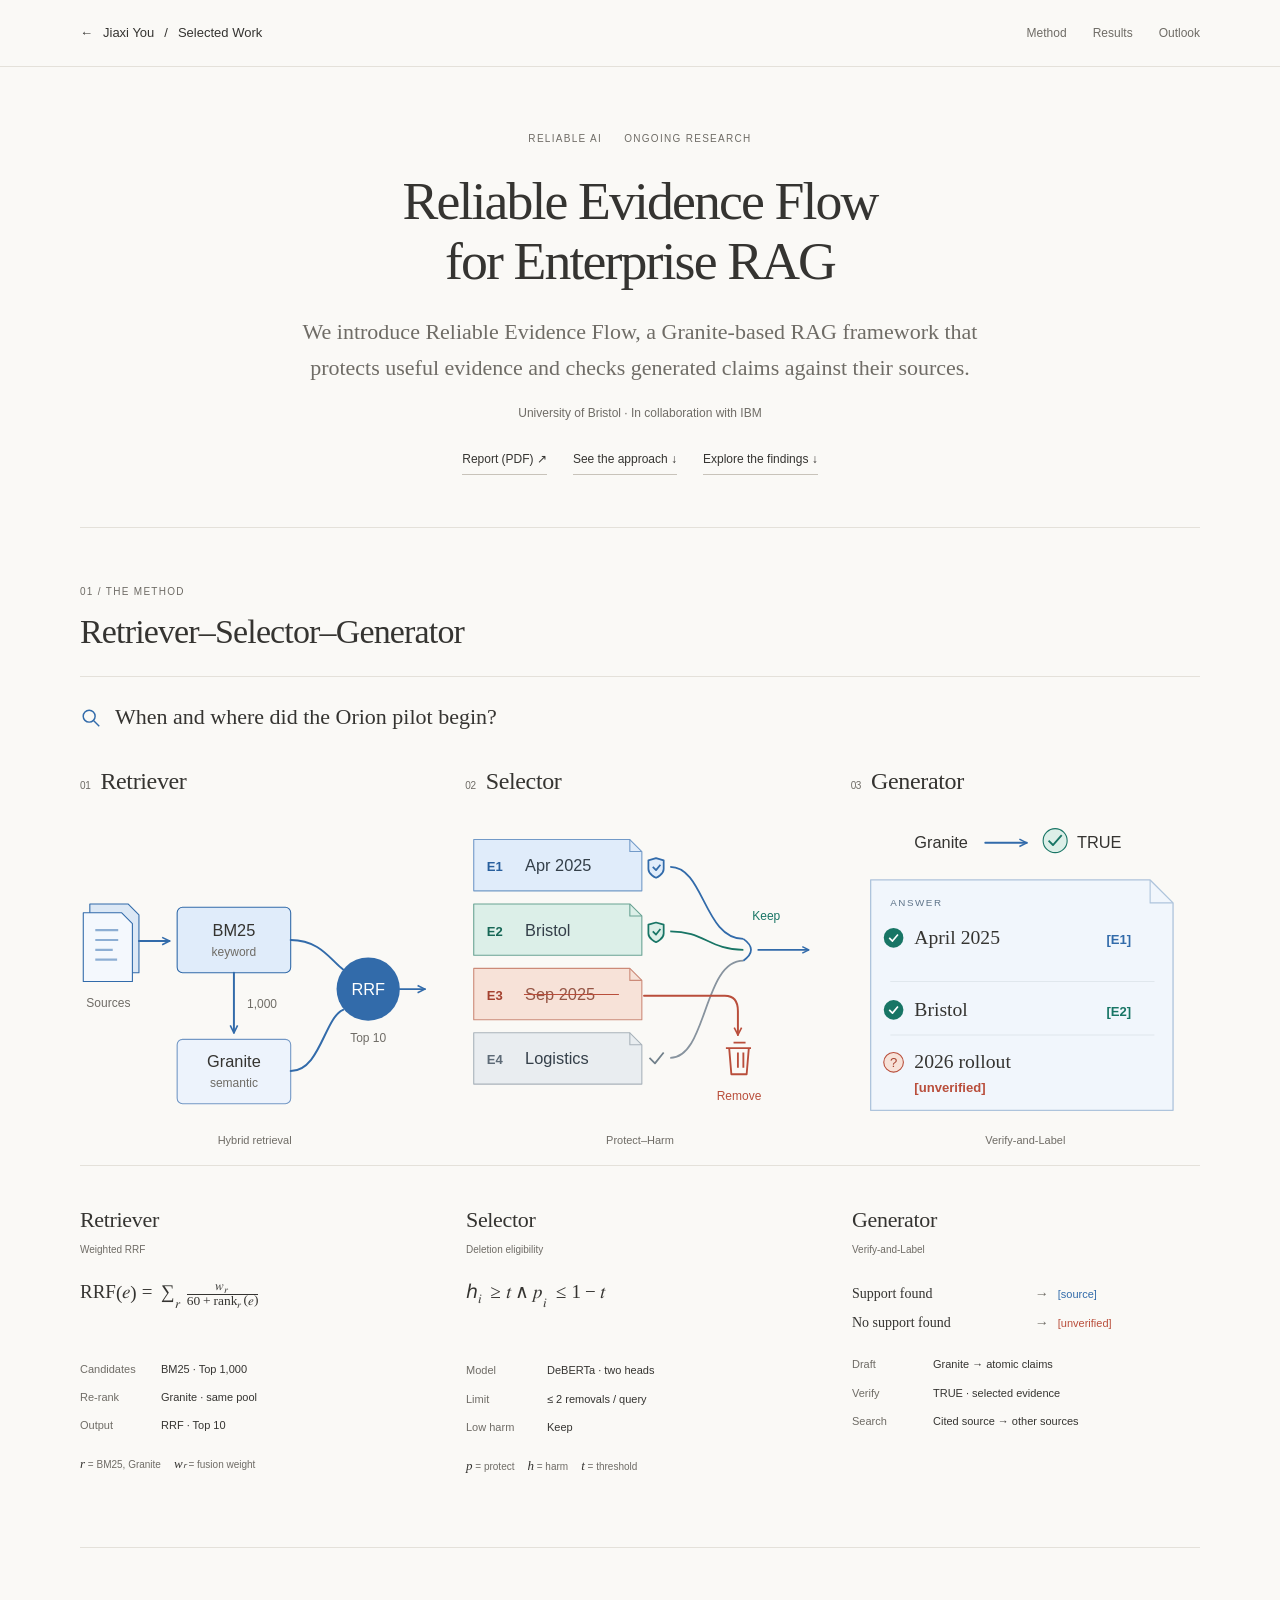
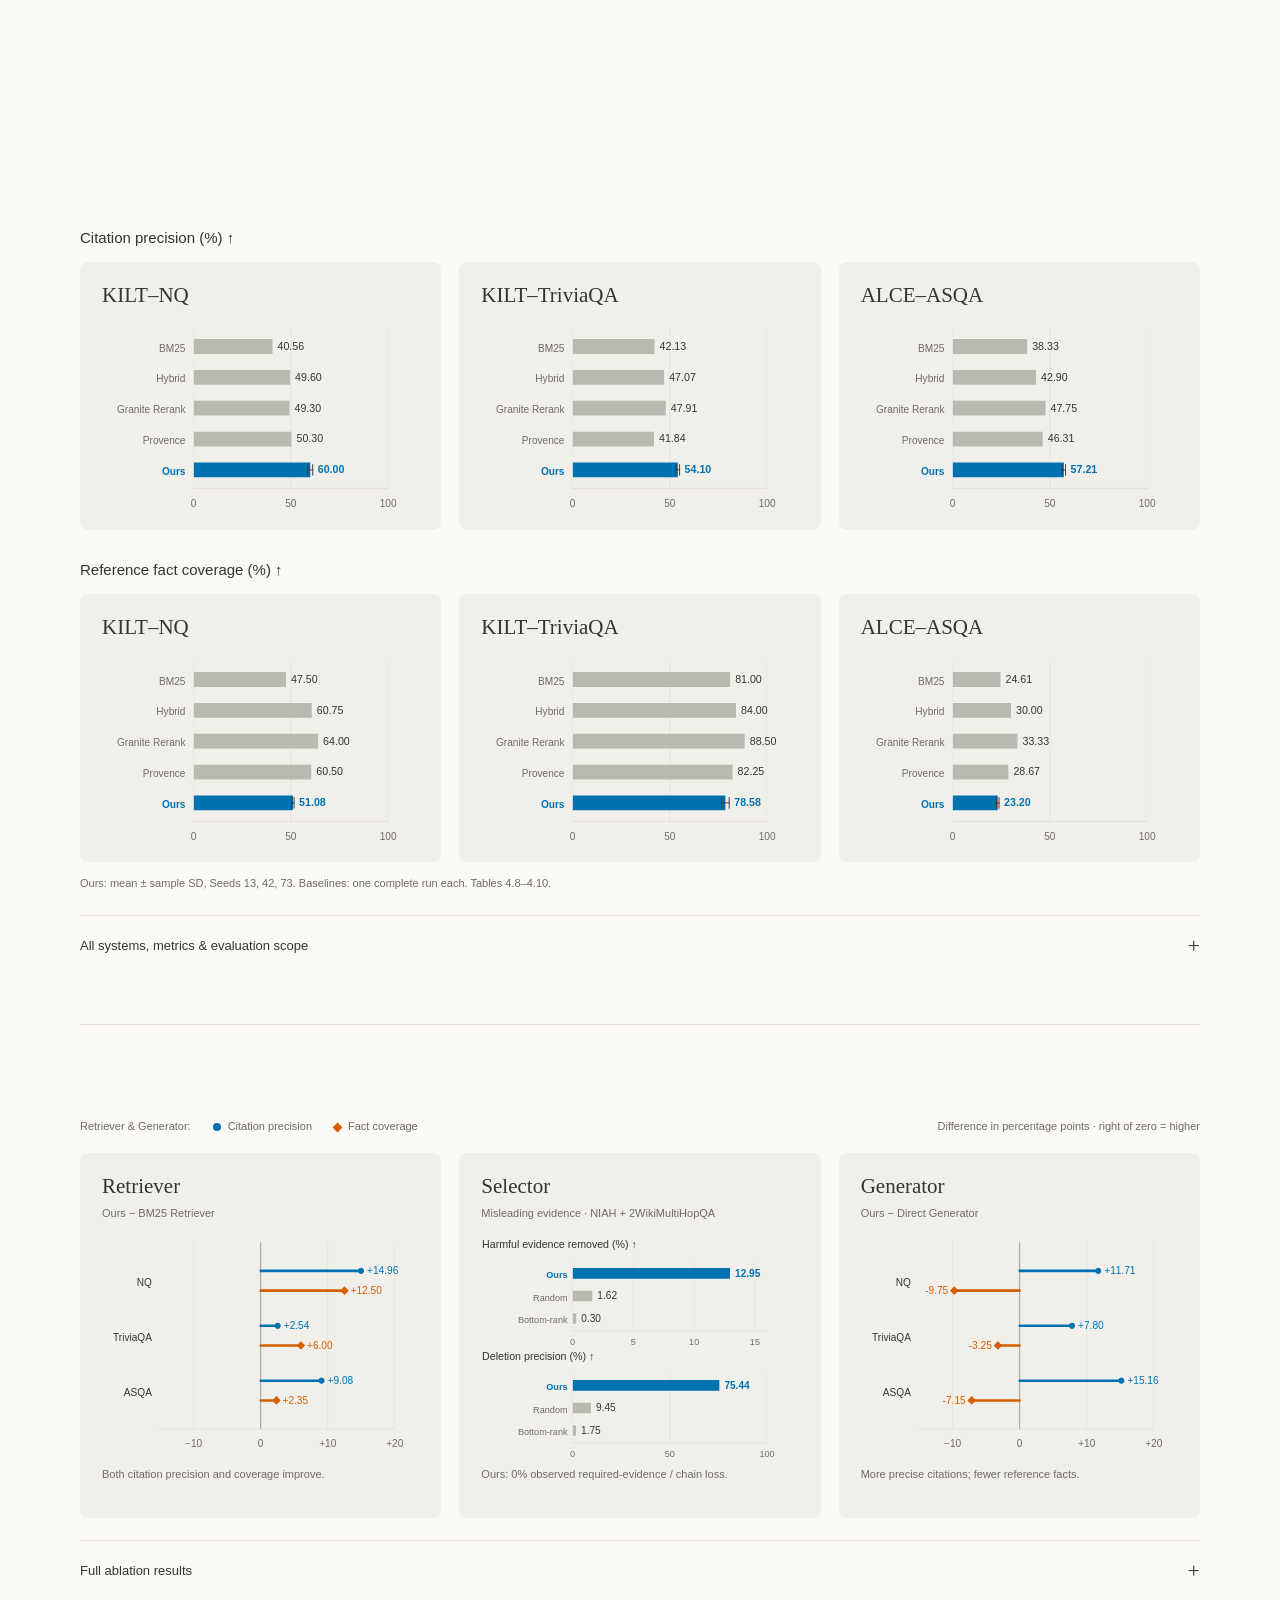
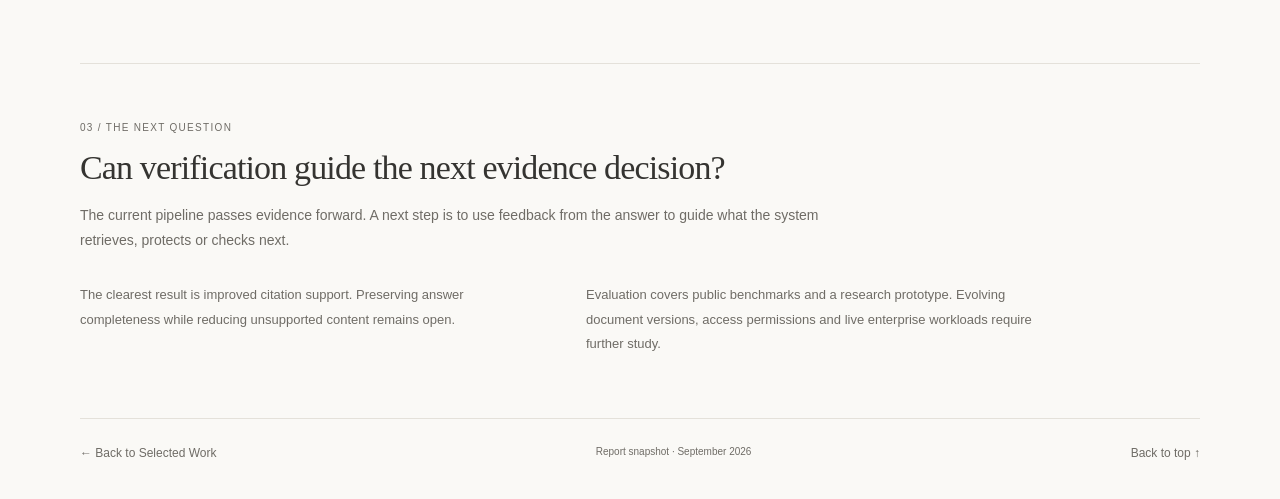
<file: site/files/reliable-evidence-flow.HTML>
<!doctype html>
<html lang="en"><meta charset="utf-8"><title>Jiaxi You — Project</title>
<meta name="robots" content="noindex"><meta http-equiv="refresh" content="0;url=../projects/reliable-evidence-flow/">
<link rel="canonical" href="https://jiaxiyou-ctrl.github.io/projects/reliable-evidence-flow/">
<script>location.replace('../projects/reliable-evidence-flow/'+location.search+location.hash);</script>
<a href="../projects/reliable-evidence-flow/">Open project</a></html>
</file>
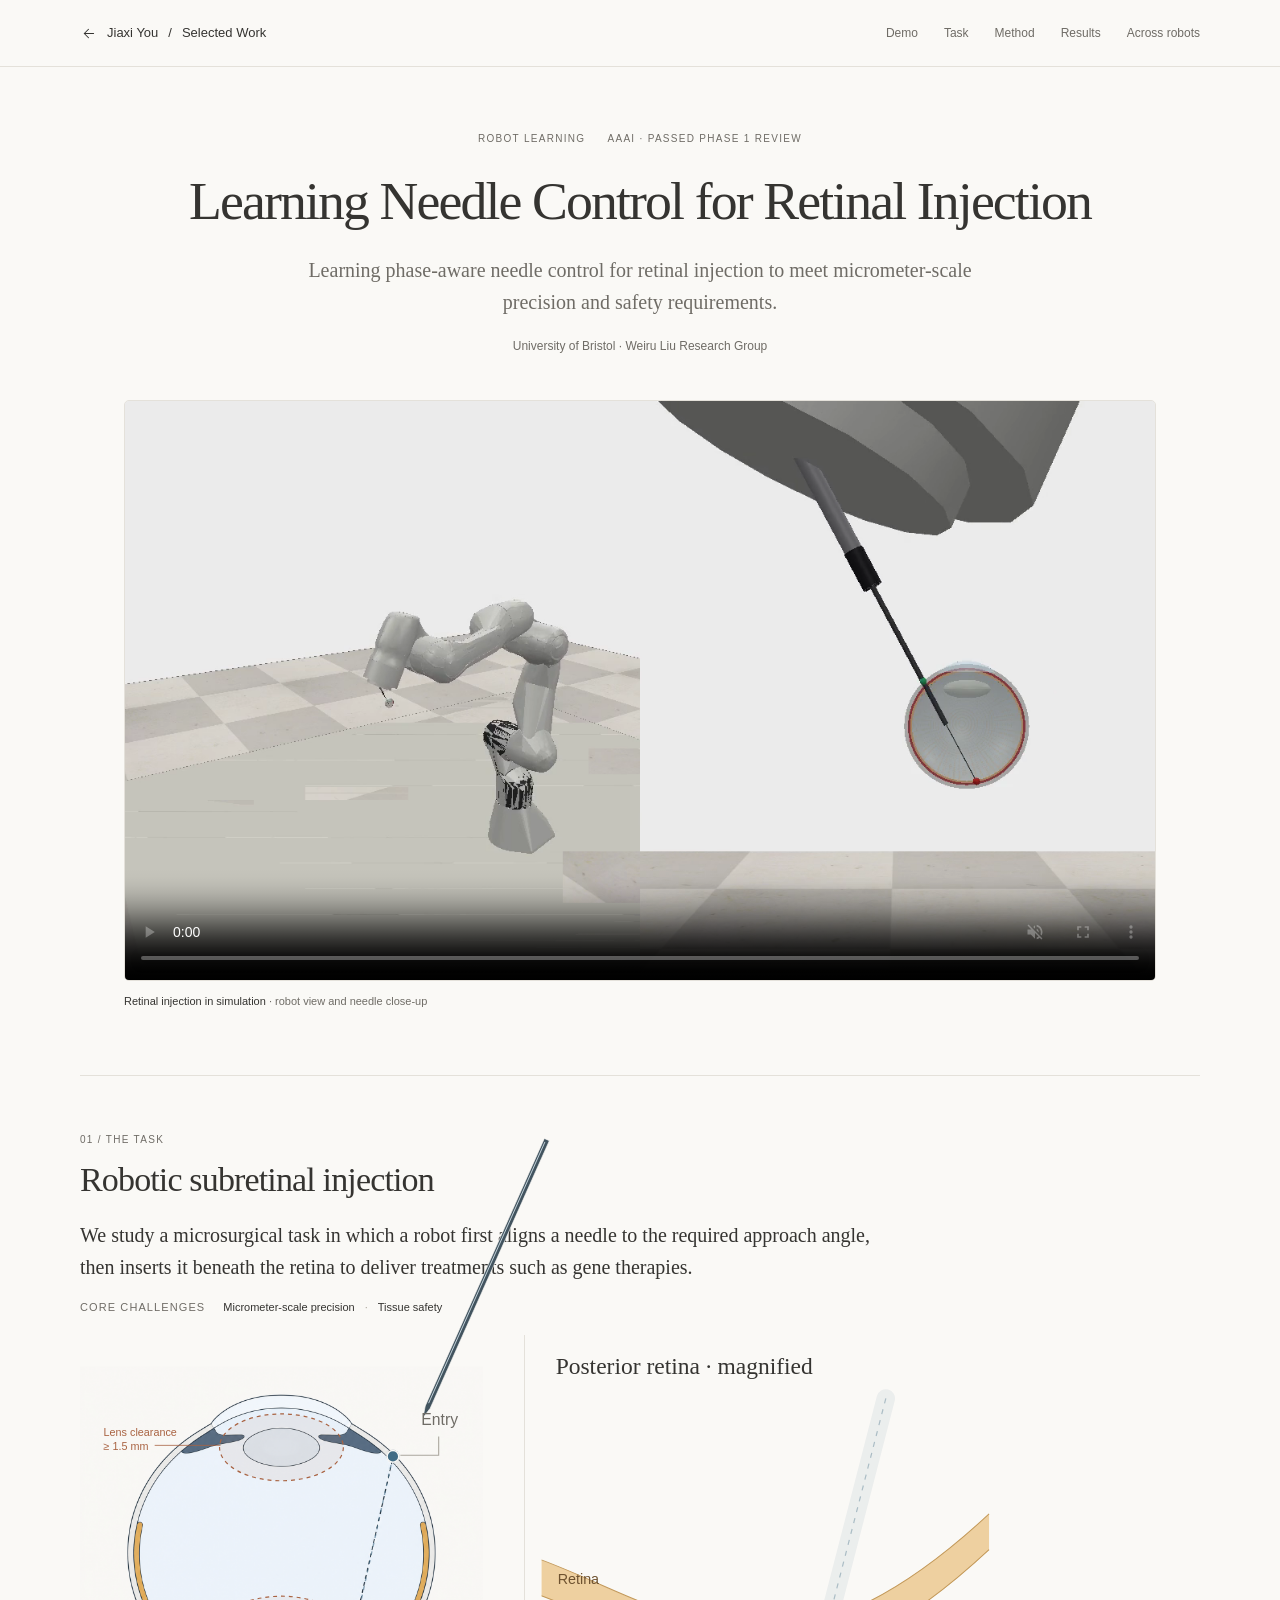
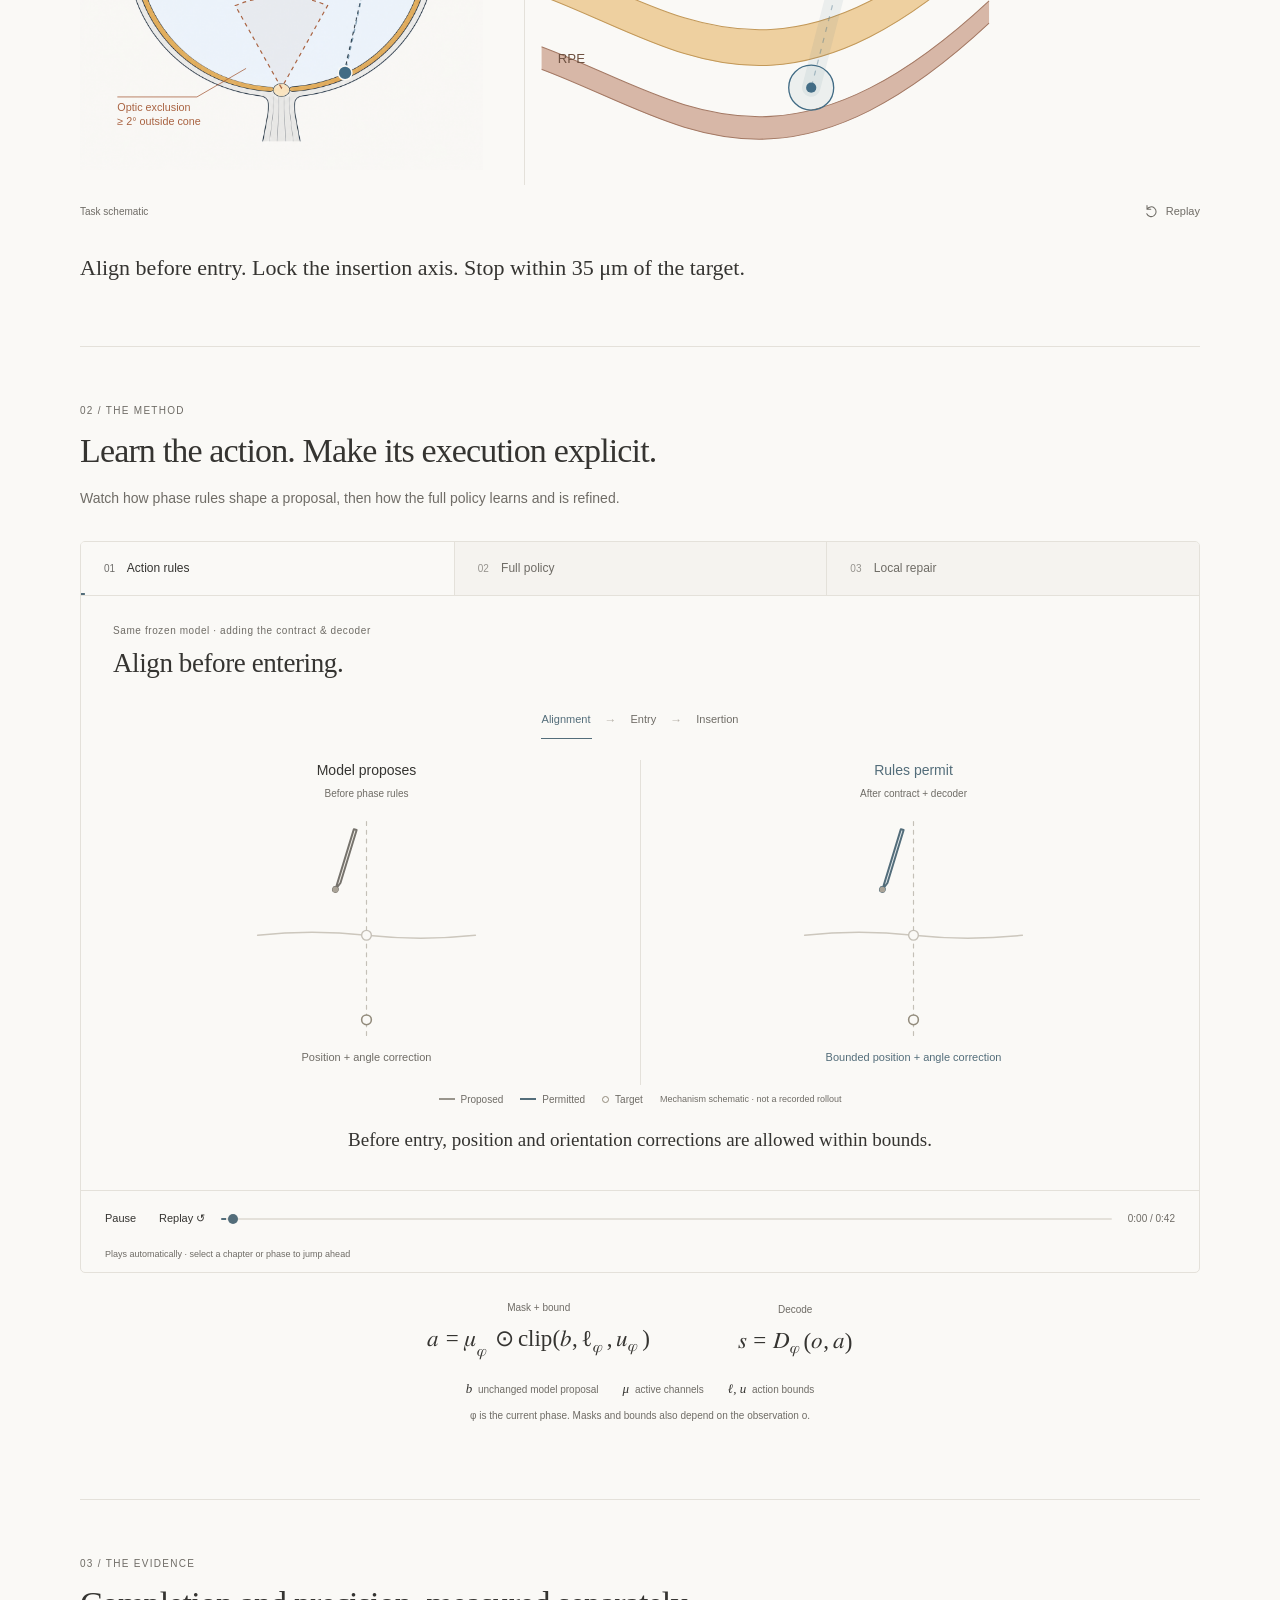
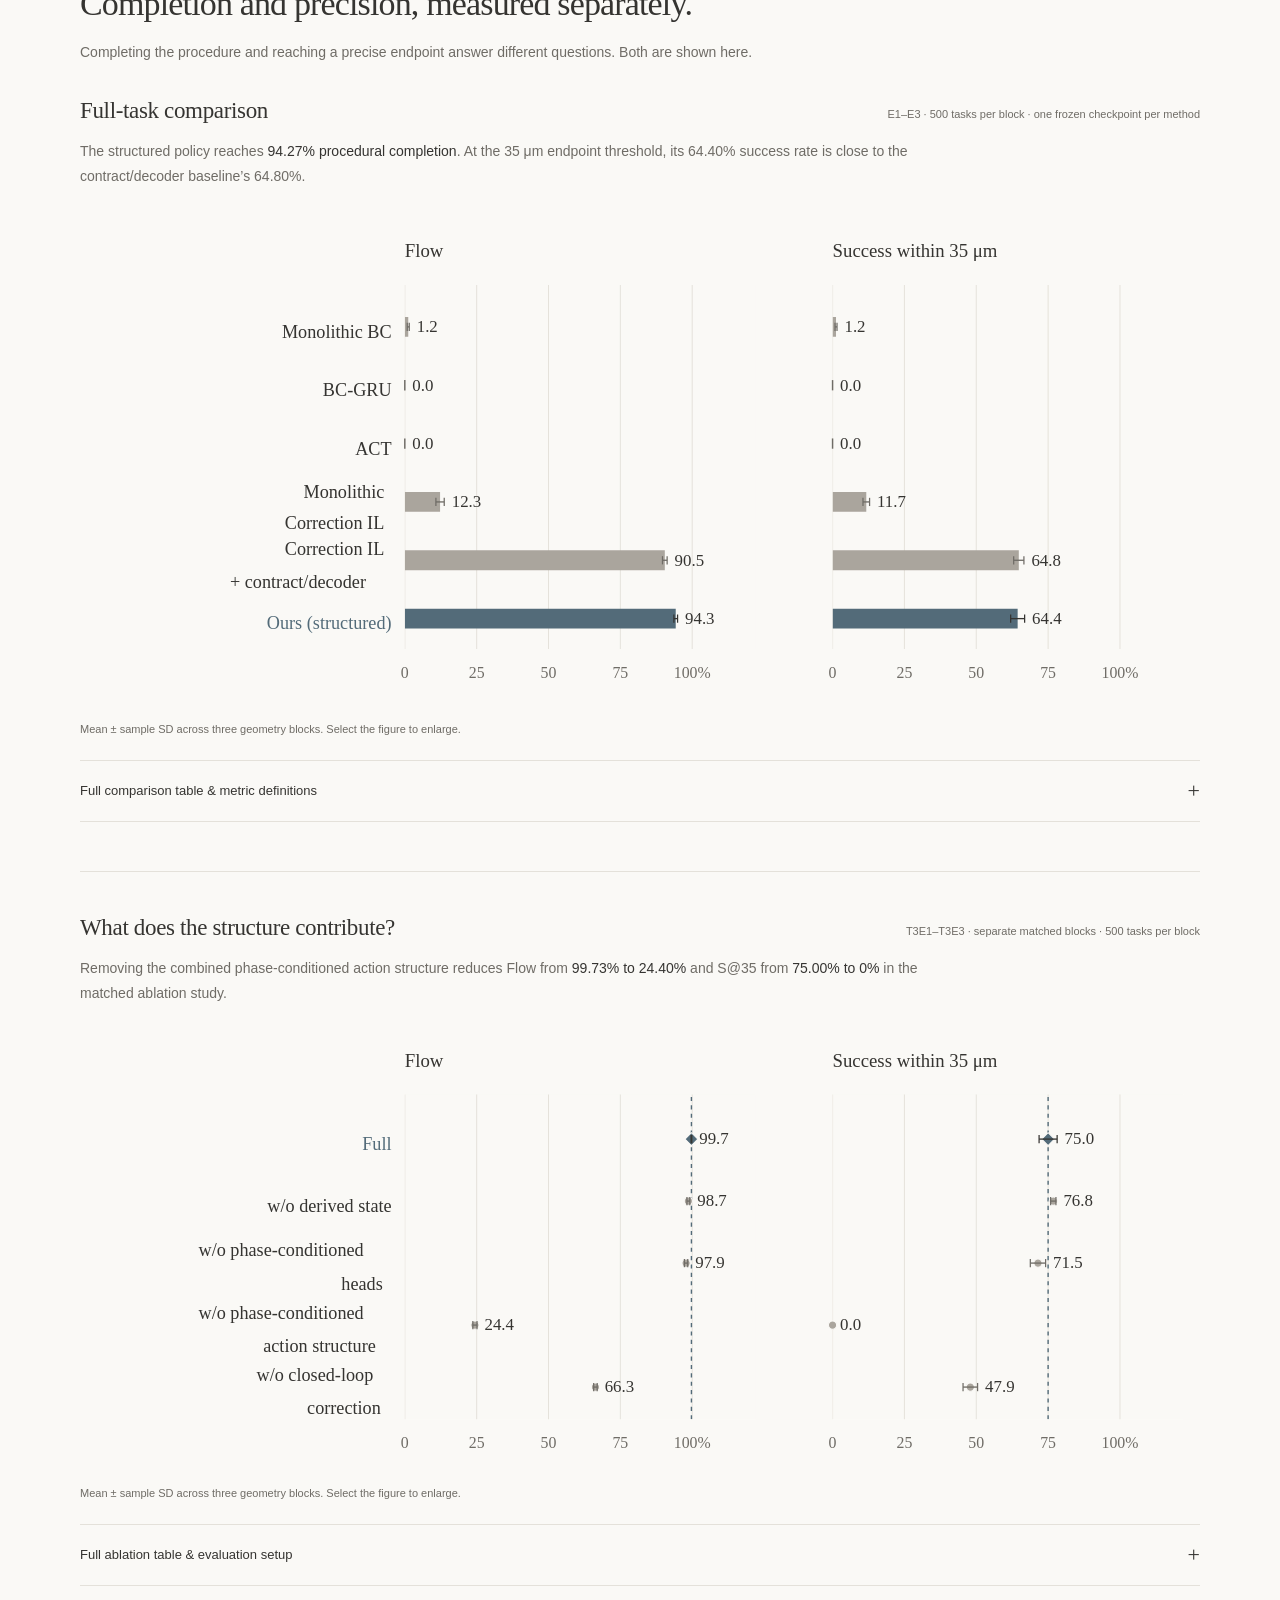
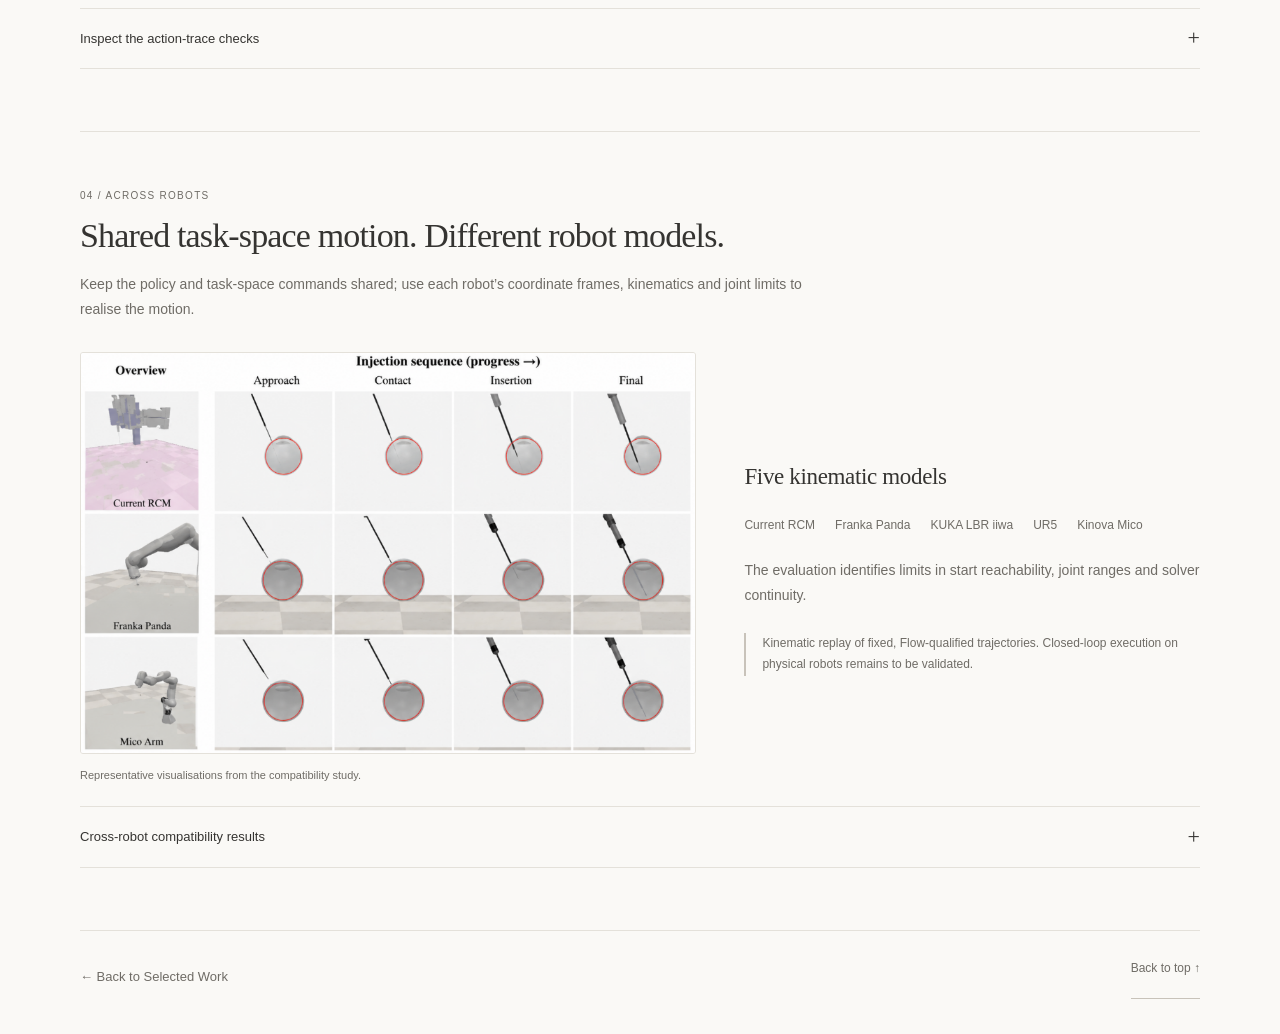
<file: site/files/robotic-microsurgery.HTML>
<!doctype html>
<html lang="en"><meta charset="utf-8"><title>Jiaxi You — Project</title>
<meta name="robots" content="noindex"><meta http-equiv="refresh" content="0;url=../projects/robotic-microsurgery/">
<link rel="canonical" href="https://jiaxiyou-ctrl.github.io/projects/robotic-microsurgery/">
<script>location.replace('../projects/robotic-microsurgery/'+location.search+location.hash);</script>
<a href="../projects/robotic-microsurgery/">Open project</a></html>
</file>
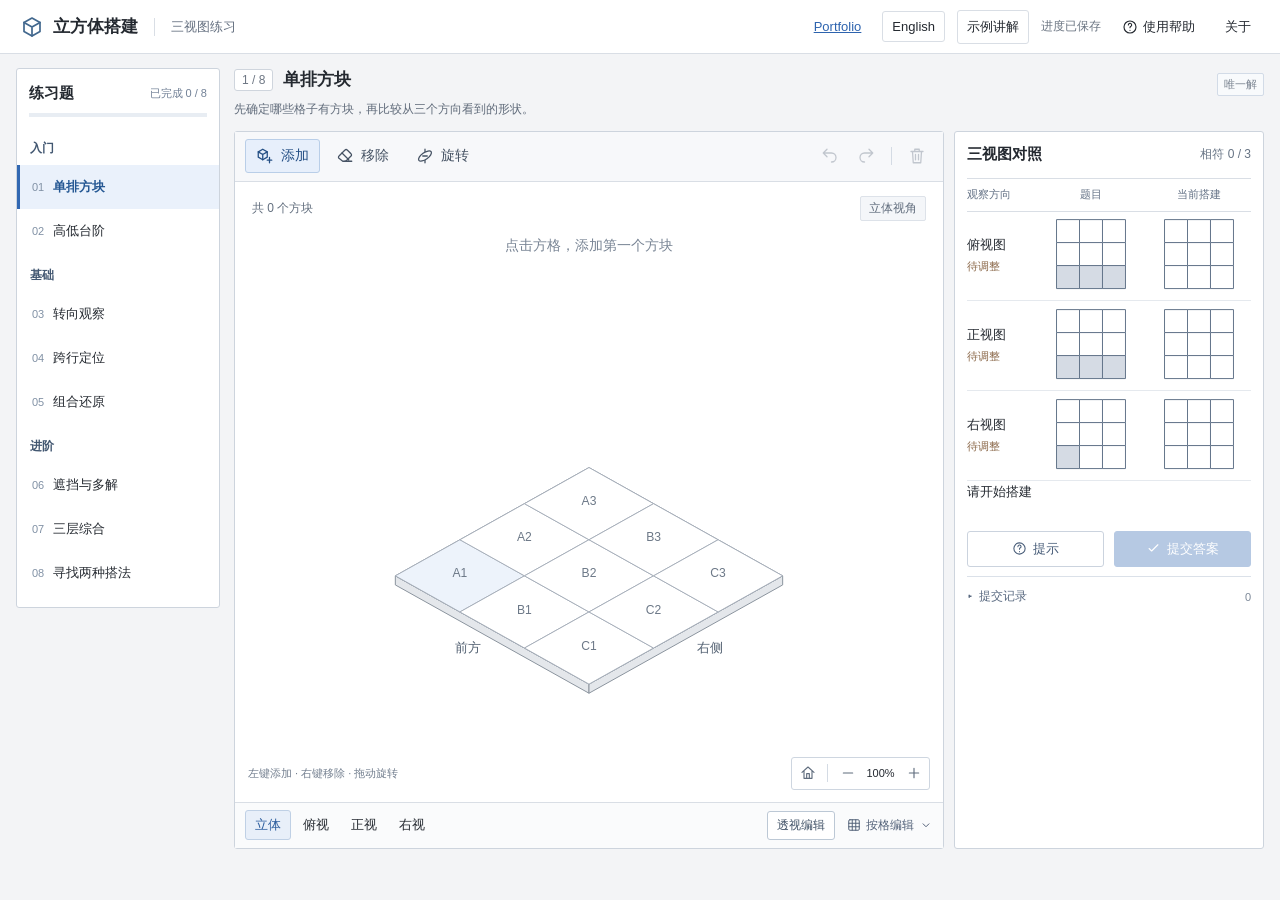
<file: site/files/tangible-views.HTML>
<!doctype html>
<html lang="en"><meta charset="utf-8"><title>Jiaxi You — Project</title>
<meta name="robots" content="noindex"><meta http-equiv="refresh" content="0;url=../projects/tangible-views/">
<link rel="canonical" href="https://jiaxiyou-ctrl.github.io/projects/tangible-views/">
<script>location.replace('../projects/tangible-views/'+location.search+location.hash);</script>
<a href="../projects/tangible-views/">Open project</a></html>
</file>
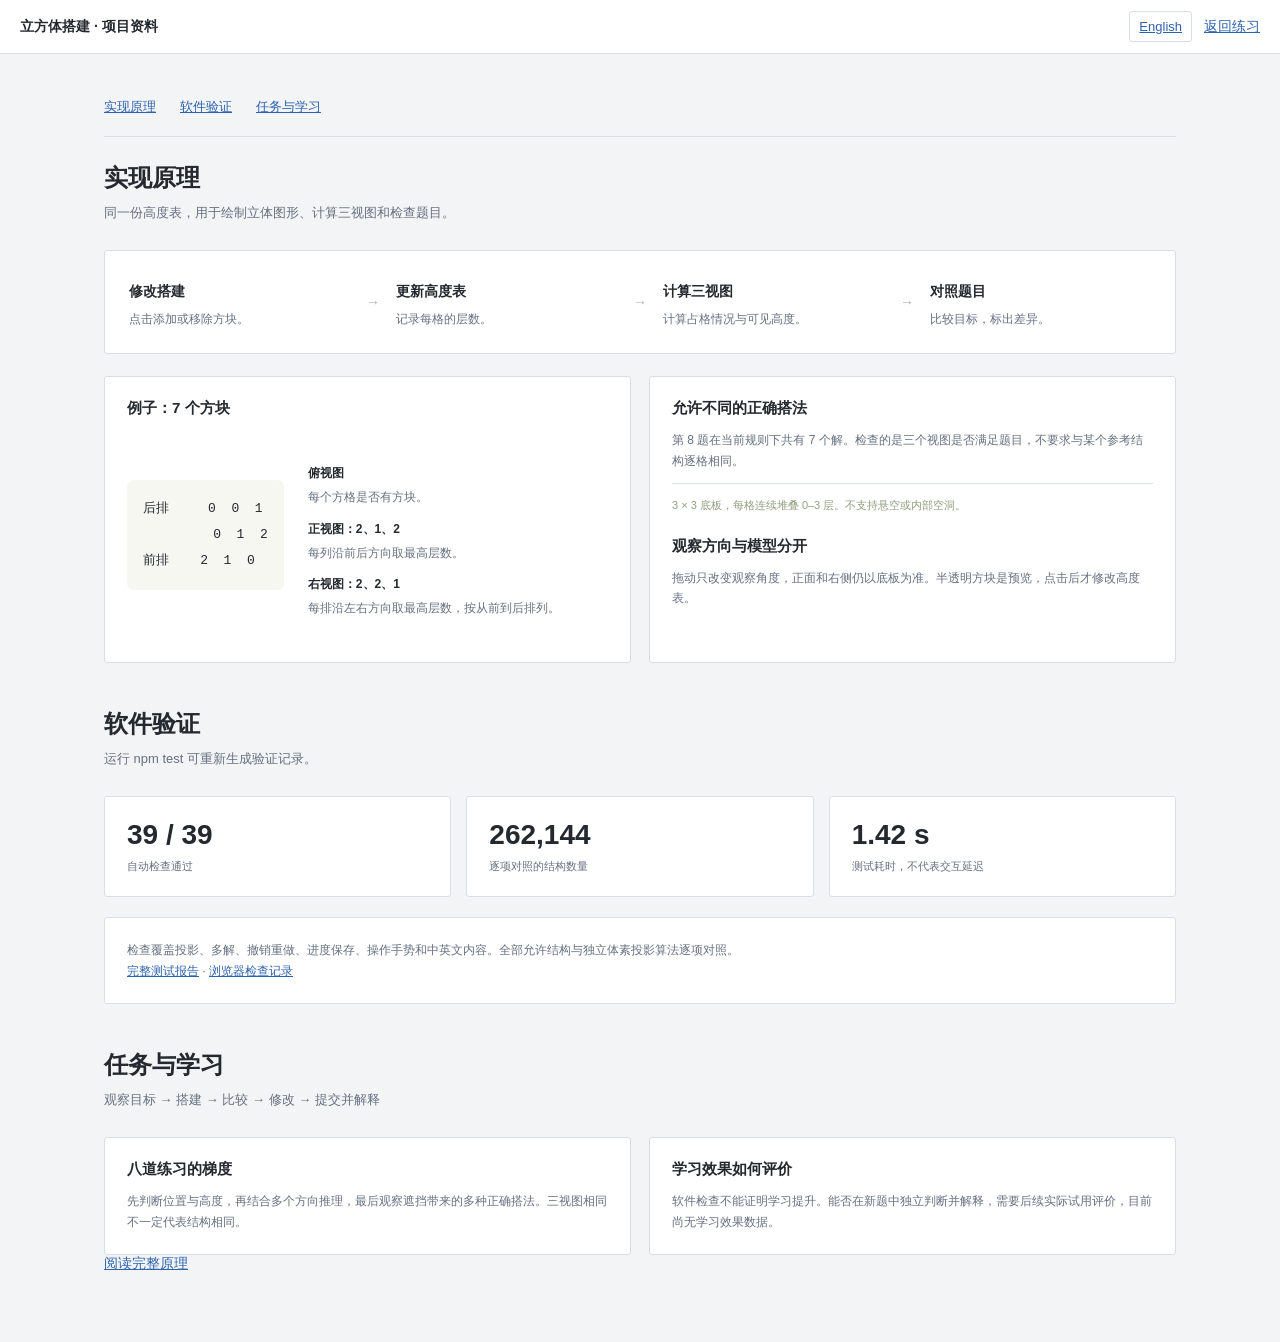
<file: site/projects/tangible-views/project-notes.html>
<!doctype html>
<html lang="zh-CN">
<head><meta charset="utf-8"><meta name="viewport" content="width=device-width,initial-scale=1"><title>项目资料 - 立方体搭建</title><link rel="stylesheet" href="studio.css"></head>
<body><header class="app-header" id="notes-header"></header><main class="notes-main" id="notes-content"></main><script type="module" src="src/notes.mjs"></script></body>
</html>
</file>
<file: site/assets/styles/home.css>
:root{--paper:#faf9f6;--ink:#353431;--muted:#6f6c66;--accent:#706b62;--line:#e4e1da;--wash:#f3f1ed;--serif:'Iowan Old Style','Baskerville','Palatino Linotype',Georgia,serif;--sans:'Avenir Next',Avenir,-apple-system,BlinkMacSystemFont,'Segoe UI',sans-serif}
*{box-sizing:border-box}html{scroll-behavior:smooth;scroll-padding-top:95px}body{margin:0;background:var(--paper);color:var(--ink);font:14px/1.7 var(--sans);-webkit-font-smoothing:antialiased}body:before{content:'';position:fixed;inset:0;z-index:5;pointer-events:none;opacity:.009;background-image:url("data:image/svg+xml,%3Csvg viewBox='0 0 160 160' xmlns='http://www.w3.org/2000/svg'%3E%3Cfilter id='n'%3E%3CfeTurbulence type='fractalNoise' baseFrequency='.8' numOctaves='3' stitchTiles='stitch'/%3E%3C/filter%3E%3Cpath fill='%23000' filter='url(%23n)' d='M0 0h160v160H0z'/%3E%3C/svg%3E")}h1,h2,h3,p{margin:0}h1,h2,h3{font-weight:400}a{color:inherit;text-decoration:none}button{font:inherit;color:inherit;background:none;border:0;cursor:pointer}button,a,summary{-webkit-tap-highlight-color:transparent}a:focus-visible,button:focus-visible,summary:focus-visible{outline:2px solid var(--accent);outline-offset:5px}::selection{background:#eae7df}.wrap{max-width:1140px;margin:auto;padding:0 52px}.masthead{position:sticky;top:0;z-index:10;background:#faf9f6f5;backdrop-filter:blur(10px)}.masthead-inner{height:78px;display:flex;align-items:center;justify-content:space-between;gap:25px;border-bottom:1px solid var(--line)}.brand{display:flex;align-items:center;gap:13px}.mark{display:grid;place-items:center;width:31px;height:34px;font:18px var(--serif);border:1px solid #7c776e;transform:rotate(-3deg)}.brand-label{font-size:12px;letter-spacing:.025em}.brand-label small{font-size:8px;display:block;color:var(--muted);letter-spacing:.16em;line-height:1.4;text-transform:uppercase}.main-nav{display:flex;gap:26px;align-items:center;font-size:11px}.main-nav a{position:relative;padding:8px 0}.main-nav a:hover{color:var(--accent)}.main-nav a:after{content:'';position:absolute;bottom:1px;left:0;right:0;height:1px;background:var(--accent);transform:scaleX(0);transform-origin:left;transition:transform .18s}.main-nav a:hover:after{transform:scaleX(1)}.main-nav .cv-link{border:1px solid var(--line);padding:6px 12px;border-radius:2px;font-size:11px}.intro{display:grid;grid-template-columns:minmax(0,1.7fr) minmax(230px,1fr);gap:75px;padding:43px 0 38px}.eyebrow{font-size:9px;letter-spacing:.15em;text-transform:uppercase;color:var(--accent);display:flex;align-items:center;gap:9px}.dot{width:5px;height:5px;border-radius:50%;background:var(--accent)}h1{font:62px/1.1 var(--serif);letter-spacing:-.045em;margin:12px 0 10px}.intro-role{font:24px/1.35 var(--serif);letter-spacing:-.015em;color:var(--accent);margin-bottom:14px}.intro-description{font-size:12px;line-height:1.85;color:var(--muted);max-width:525px}.intro-links{display:flex;gap:20px;align-items:center;margin-top:19px;font-size:10px}.intro-links a,.underlink{border-bottom:1px solid var(--line);padding-bottom:2px;display:inline-flex;gap:16px;align-items:center;color:var(--accent)}.intro-links span{font-size:10px;color:var(--muted)}.profile-index{align-self:center;padding-left:25px;border-left:1px solid var(--line)}.profile-index h2{font-size:9px;color:var(--muted);letter-spacing:.13em;text-transform:uppercase;margin-bottom:16px}.profile-index dl{margin:0;display:grid;gap:15px}.profile-index dt{font-size:8px;letter-spacing:.1em;text-transform:uppercase;color:var(--muted);margin-bottom:4px}.profile-index dd{margin:0;font-size:11px;line-height:1.7}.profile-index .interests{color:var(--accent)}.section-top{display:flex;justify-content:space-between;align-items:baseline;gap:24px;border-top:1px solid #b6b2aa;padding:18px 0 14px}.section-title{display:flex;align-items:baseline;gap:12px}.section-title h2{font:27px/1.3 var(--serif);letter-spacing:-.025em}.section-title span{font:9px var(--sans);color:var(--muted)}.section-top>p{font-size:10px;color:var(--muted)}.project{border-bottom:1px solid var(--line);scroll-margin-top:100px}.project-summary{list-style:none;display:grid;grid-template-columns:175px minmax(0,1fr) 25px;gap:26px;align-items:center;cursor:pointer;padding:17px 0 20px}.project-summary::-webkit-details-marker{display:none}.project-summary:hover h3{color:var(--accent)}.project-summary .thumb{height:128px;background:#f3f1ed;overflow:hidden;display:grid;place-items:center}.project-summary .thumb.rag{background:#f3f1ec}.thumb svg{width:100%;height:100%;padding:5px}.project-meta{display:flex;gap:13px;align-items:center;font-size:8px;letter-spacing:.1em;color:var(--muted);text-transform:uppercase;margin-bottom:6px}.project-meta span+span{border-left:1px solid var(--line);padding-left:13px}.project h3{font:25px/1.23 var(--serif);letter-spacing:-.025em;margin:0 0 8px;transition:color .15s}.project-description{font-size:11px;line-height:1.85;color:var(--muted);max-width:620px}.project-tags{display:flex;gap:15px;flex-wrap:wrap;margin-top:10px;font-size:8px;color:var(--accent);letter-spacing:.035em}.project-toggle{font-size:20px;font-weight:300;align-self:center;color:var(--accent);width:24px;text-align:center}.project-toggle:after{content:'+'}.project[open] .project-toggle:after{content:'−'}.project[open] .project-summary{padding-bottom:18px}.project[open] .thumb{background:#f0eee8}.project-expanded{padding:0 0 25px 201px}.expansion-top{border-top:1px solid var(--line);padding-top:19px;display:grid;grid-template-columns:1fr 1fr;gap:26px}.label{font-size:8px;letter-spacing:.13em;text-transform:uppercase;color:var(--accent);display:block;margin-bottom:8px}.project-expanded h4{font-size:12px;font-weight:500;margin:0 0 8px}.project-expanded p{font-size:11px;color:var(--muted);line-height:1.9}.evidence-row{display:flex;gap:28px;padding:19px 0 14px;margin:17px 0 0;border-top:1px solid var(--line);flex-wrap:wrap}.evidence-row>div{min-width:125px;flex:1}.evidence-row strong{font:29px var(--serif);letter-spacing:-.03em;display:block;line-height:1.2}.evidence-row small{font-size:9px;color:var(--muted);display:block;margin-top:5px}.source{font-size:9px!important;line-height:1.7!important;color:#74716a!important;margin:6px 0 15px!important}.deep-detail{border-top:1px solid var(--line);margin-top:15px}.deep-detail>summary{list-style:none;cursor:pointer;display:flex;justify-content:space-between;gap:15px;padding:13px 0;font-size:10px;color:var(--accent)}.deep-detail>summary::-webkit-details-marker{display:none}.deep-detail>summary:after{content:'↗'}.deep-detail[open]>summary:after{content:'−'}.deep-content{padding:4px 0 10px}.deep-content p+p{margin-top:12px}.deep-content .flow{font-size:10px;color:var(--ink);padding:13px;background:var(--wash);margin:14px 0}.collapse-link{font-size:9px;margin-top:15px;padding:2px 0;color:var(--muted);border-bottom:1px solid var(--line)}.lower-grid{display:grid;grid-template-columns:1.35fr 1fr;gap:58px;padding-top:36px}.lower-grid .section-top{border-top-color:var(--line);padding-top:17px}.lower-grid .section-title h2{font-size:24px}.experience-list{display:grid;gap:17px;margin:5px 0 24px}.experience-item{display:grid;grid-template-columns:78px 1fr;gap:18px}.experience-item>span{font-size:9px;color:var(--muted);padding-top:2px}.experience-item h3{font-size:11px;font-weight:500;margin-bottom:3px}.experience-item p{font-size:10px;color:var(--muted)}.about-text{font-size:11px;line-height:1.9;color:var(--muted);margin:6px 0 17px}.about-note{padding:13px 0 0 15px;border-left:1px solid #c6c1b7;font:17px/1.65 var(--serif);color:var(--accent);margin:19px 0 23px}.about-note small{display:block;font:8px var(--sans);color:var(--muted);margin-top:8px;letter-spacing:.06em}.about-links{display:flex;gap:17px;font-size:10px}.footer{display:flex;justify-content:flex-end;align-items:center;gap:20px;font-size:9px;color:var(--muted);padding:23px 0 29px;border-top:1px solid var(--line);margin-top:22px}.footer .signature{font:17px var(--serif);letter-spacing:-.02em;color:var(--ink)}.footer a{color:var(--accent)}.dialog{background:var(--paper);color:var(--ink);border:1px solid var(--line);padding:31px;width:min(640px,calc(100% - 36px));max-height:83vh;box-shadow:0 24px 85px #2224}.dialog::backdrop{background:#302f2bb3;backdrop-filter:blur(3px)}.dialog-top{display:flex;justify-content:space-between;align-items:center;margin-bottom:23px;gap:20px}.dialog-top span{font-size:9px;text-transform:uppercase;letter-spacing:.12em;color:var(--muted)}.dialog-top button{font-size:11px;padding:5px 9px;border:1px solid var(--line)}.dialog h2{font:32px/1.2 var(--serif);letter-spacing:-.03em;margin-bottom:16px}.dialog h3{font-size:13px;margin:22px 0 8px}.dialog p,.dialog li{font-size:12px;color:var(--muted);line-height:1.9}.dialog ul{padding-left:20px}.cv-grid{display:grid;gap:20px}.cv-grid h3{margin:0 0 4px}.palette{display:flex;height:55px;margin:22px 0}.palette>span{flex:1;display:flex;align-items:end;padding:7px;font-size:8px;border:1px solid #0001}.cv-note{margin-top:23px;padding-top:15px;border-top:1px solid var(--line);font-size:10px!important}.visually-hidden{position:absolute;width:1px;height:1px;margin:-1px;padding:0;overflow:hidden;clip:rect(0,0,0,0);white-space:nowrap;border:0}
@media(min-width:1500px){.wrap{max-width:1190px;padding:0 60px}.intro{padding-top:48px;padding-bottom:43px}.project-summary{grid-template-columns:190px minmax(0,1fr) 25px}.project-expanded{padding-left:216px}.project-summary .thumb{height:135px}}
@media(max-width:850px){.wrap{padding:0 30px}.intro{gap:35px;grid-template-columns:minmax(0,1.55fr) minmax(200px,1fr);padding:32px 0}.intro h1{font-size:55px}.intro-role{font-size:22px}.project-summary{grid-template-columns:140px minmax(0,1fr) 20px;gap:20px}.project h3{font-size:23px}.project-expanded{padding-left:160px}.lower-grid{gap:30px}.profile-index{padding-left:20px}.main-nav{gap:20px}.expansion-top{gap:20px}.evidence-row{gap:14px}}
@media(max-width:600px){html{scroll-padding-top:85px}.wrap{padding:0 21px}.masthead-inner{height:68px;gap:15px}.brand-label{display:none}.mark{width:26px;height:29px;font-size:16px}.main-nav{gap:16px;font-size:10px}.main-nav .cv-link{font-size:10px;padding:5px 8px}.intro{grid-template-columns:1fr;gap:23px;padding:30px 0}.intro h1{font-size:54px;margin:11px 0}.intro-role{font-size:22px}.intro-description{font-size:12px}.intro-links{margin-top:16px;gap:16px}.profile-index{padding:17px 0 0;border-left:0;border-top:1px solid var(--line)}.profile-index h2{display:none}.profile-index dl{grid-template-columns:1fr 1fr;gap:12px 20px}.profile-index dl>div:last-child{grid-column:1/-1}.profile-index dt{font-size:8px}.profile-index dd{font-size:10px}.section-top{gap:15px;padding:16px 0 10px}.section-title h2{font-size:25px}.section-top>p{font-size:8px;max-width:135px;text-align:right}.project-summary{grid-template-columns:90px minmax(0,1fr) 15px;gap:13px;padding:18px 0;align-items:start}.project-summary .thumb{height:100px}.thumb svg{padding:0}.project h3{font-size:20px;margin:5px 0 7px}.project-meta{font-size:7px;flex-wrap:wrap;gap:4px 10px;line-height:1.5}.project-meta span+span{padding-left:0;border-left:0}.project-description{font-size:10px;line-height:1.8}.project-tags{font-size:7px;gap:6px 10px;margin-top:8px}.project-toggle{align-self:start;margin-top:24px;font-size:18px;width:15px}.project-expanded{padding:0 0 20px}.expansion-top{grid-template-columns:1fr;gap:17px;padding-top:17px}.project-expanded p{font-size:11px}.evidence-row{gap:14px}.evidence-row>div{min-width:90px}.evidence-row strong{font-size:27px}.evidence-row small{font-size:8px}.lower-grid{grid-template-columns:1fr;gap:10px;padding-top:27px}.experience-list{gap:18px}.experience-item{grid-template-columns:80px 1fr}.experience-item h3{font-size:12px}.experience-item p{font-size:10px}.about-text{font-size:12px}.about-note{font-size:19px}.footer{flex-wrap:wrap;gap:10px;font-size:8px}.footer .signature{font-size:16px}.dialog{padding:25px}.dialog h2{font-size:29px}}
@media(prefers-reduced-motion:reduce){html{scroll-behavior:auto}*{transition:none!important}}

/* Portrait and neutral reading-paper refinement. */
.brand-label{font:22px/1.2 var(--serif);letter-spacing:-.025em}
.intro{grid-template-columns:minmax(0,1fr) 226px;gap:76px;align-items:center;padding:42px 0 39px}
.intro h1{font-size:64px;margin:15px 0 12px}
.intro-role{font:16px/1.5 var(--sans);color:var(--muted);letter-spacing:0;margin-bottom:17px}
.intro-description{font-size:13px;line-height:1.95;max-width:590px}
.eyebrow{font-size:9px;color:var(--accent);letter-spacing:.12em}
.portrait{margin:0;justify-self:end;width:226px}
.portrait-crop{position:relative;width:100%;aspect-ratio:1;overflow:hidden;border-radius:50%;background:#f0eee8}
.portrait-crop img{position:absolute;max-width:none;width:207.692308%;height:auto;left:-81.730769%;top:-77.884615%;display:block}
.project-summary .thumb,.project-summary .thumb.rag{background:var(--wash)}
.project[open] .thumb{background:#f0eee8}
.project-tags{color:#706b62}
.intro-links{margin-top:23px}
.source{color:var(--muted)!important}
.main-nav .cv-link:hover{background:#f2f0eb}
.about-note{color:#706b62}
@media(min-width:1500px){.intro{padding-top:43px;padding-bottom:42px}}
@media(max-width:850px){.intro{grid-template-columns:minmax(0,1fr) 195px;gap:40px;padding:34px 0}.portrait{width:195px}.intro h1{font-size:57px}.intro-description{font-size:12px}}
@media(max-width:600px){.brand-label{display:block;font-size:20px}.main-nav{gap:13px;font-size:10px}.intro{grid-template-columns:minmax(0,1fr) 124px;gap:22px;padding:29px 0}.intro h1{font-size:43px;line-height:1.08;margin:13px 0 10px}.intro-role{font-size:11px;margin-bottom:14px}.eyebrow{font-size:7px;letter-spacing:.08em;gap:6px}.portrait{width:124px;align-self:start;margin-top:26px}.intro-description{font-size:11px;line-height:1.85}.intro-links{flex-wrap:wrap;gap:11px 17px;margin-top:17px;font-size:10px}.intro-links>span{font-size:9px}.main-nav .cv-link{padding:4px 7px}.section-title h2{font-size:24px}}
@media(max-width:380px){.wrap{padding:0 17px}.main-nav{gap:10px}.brand-label{font-size:18px}.intro{grid-template-columns:minmax(0,1fr) 105px;gap:16px}.portrait{width:105px}.intro h1{font-size:37px}.eyebrow{font-size:6px}}

/* Persistent personal profile and a single, naturally scrolling content column. */
.wrap{max-width:1240px;padding:0 54px}
.site-layout{display:grid;grid-template-columns:230px minmax(0,1fr);gap:68px;padding-top:43px;align-items:start}
.profile-sidebar{position:sticky;top:110px;align-self:start;padding-bottom:30px}
.profile-sidebar .portrait{width:158px;margin:0 0 25px;justify-self:start}
.profile-sidebar h1{font:36px/1.18 var(--serif);letter-spacing:-.035em;margin:0 0 9px}
.profile-affiliation{font-size:12px;color:var(--muted);margin-bottom:18px}
.profile-description{font-size:12px;line-height:1.9;color:var(--muted);max-width:225px}
.profile-interests{font-size:11px;line-height:1.9;color:var(--accent);margin-top:18px}
.profile-links{list-style:none;padding:20px 0 0;margin:23px 0 0;border-top:1px solid var(--line);display:grid;gap:13px}
.profile-links li{display:flex;gap:10px;align-items:center;min-width:0;font-size:11px;color:var(--muted);line-height:1.5}
.profile-links svg{width:15px;height:15px;stroke:currentColor;stroke-width:1.2;fill:none;flex-shrink:0}
.profile-links a{overflow-wrap:anywhere}
.profile-links a:hover,.profile-links button:hover{color:var(--ink)}
.profile-links button{font-size:11px;padding:0;color:var(--accent);text-align:left}
.reading-column{min-width:0;padding-bottom:8px}
#research>.section-top{border:0;padding-top:0;padding-bottom:14px}
#research .section-title h2{font-size:36px;line-height:1.2;letter-spacing:-.03em}
#research .section-title{gap:16px}
.research-lead{font-size:13px;line-height:1.9;max-width:640px;color:var(--muted);padding-bottom:25px;border-bottom:1px solid var(--line);margin-bottom:2px}
.project-summary{grid-template-columns:140px minmax(0,1fr) 20px;gap:22px;padding:24px 0}
.project-summary .thumb{height:126px}
.project h3{font-size:25px;line-height:1.22}
.project-description{font-size:12px;line-height:1.8}
.project-meta{font-size:8px;gap:10px;flex-wrap:wrap}
.project-tags{font-size:8px;gap:8px 12px}
.project-expanded{padding-left:162px}
.expansion-top{grid-template-columns:1fr;gap:19px}
.project-expanded p{font-size:12px}
.project-expanded h4{font-size:13px}
.evidence-row{gap:15px}
.evidence-row>div{min-width:104px}
.evidence-row strong{font-size:30px}
.lower-grid{grid-template-columns:1fr;gap:25px;padding-top:32px}
.lower-grid .section-top{padding-top:23px;padding-bottom:22px}
.lower-grid .section-title h2{font-size:28px}
.experience-list{gap:23px;margin-bottom:14px}
.experience-item{grid-template-columns:94px minmax(0,1fr);gap:20px}
.experience-item>span{font-size:10px}
.experience-item h3{font-size:13px;margin-bottom:4px}
.experience-item p{font-size:11px}
.about-text{font-size:13px;line-height:1.95;max-width:660px}
.about-note{font-size:21px;line-height:1.65;margin-top:21px}
.about-links{font-size:11px}
.footer{margin-top:36px}
.footer .signature{display:none}
@media(max-width:1050px){.wrap{padding-left:35px;padding-right:35px}.site-layout{grid-template-columns:205px minmax(0,1fr);gap:42px}.profile-sidebar .portrait{width:146px}.profile-sidebar h1{font-size:33px}.profile-description{font-size:11px}.profile-links li,.profile-links button{font-size:10px}.project-summary{grid-template-columns:112px minmax(0,1fr) 18px;gap:19px}.project-summary .thumb{height:116px}.project h3{font-size:23px}.project-description{font-size:11px}.project-expanded{padding-left:131px}}
@media(max-height:730px) and (min-width:861px){.profile-sidebar{top:96px}.profile-sidebar .portrait{width:125px;margin-bottom:17px}.profile-description{font-size:11px;line-height:1.8}.profile-interests{margin-top:13px;line-height:1.7}.profile-affiliation{margin-bottom:12px}.profile-links{padding-top:15px;margin-top:17px;gap:10px}}
@media(max-height:550px){.profile-sidebar{position:static}}
@media(max-width:860px){.wrap{padding-left:28px;padding-right:28px}.site-layout{grid-template-columns:1fr;gap:31px;padding-top:29px}.profile-sidebar{position:static;display:grid;grid-template-columns:118px minmax(0,1fr);gap:28px;align-items:start;padding:0 0 28px;border-bottom:1px solid var(--line)}.profile-sidebar .portrait{width:118px;margin:4px 0 0}.profile-sidebar h1{font-size:33px}.profile-affiliation{margin-bottom:10px}.profile-description{font-size:12px;max-width:550px;line-height:1.8}.profile-interests{font-size:10px;line-height:1.7;margin-top:10px}.profile-interests br{display:none}.profile-interests br::after{content:" · "}.profile-links{display:flex;flex-wrap:wrap;gap:12px 22px;border:0;padding:0;margin-top:17px}.profile-links li,.profile-links button{font-size:10px}#research .section-title h2{font-size:31px}.research-lead{font-size:12px}.project-summary{grid-template-columns:140px minmax(0,1fr) 20px;gap:22px}.project-summary .thumb{height:126px}.project-expanded{padding-left:162px}.project h3{font-size:24px}.project-description{font-size:12px}}
@media(max-width:600px){.wrap{padding-left:21px;padding-right:21px}.site-layout{padding-top:26px;gap:26px}.profile-sidebar{grid-template-columns:92px minmax(0,1fr);gap:20px;padding-bottom:26px}.profile-sidebar .portrait{width:92px;margin-top:4px}.profile-sidebar h1{font-size:30px;margin-bottom:6px}.profile-affiliation{font-size:10px}.profile-description{font-size:11px}.profile-interests{font-size:9px;line-height:1.8}.profile-links{gap:11px 17px}.profile-links li,.profile-links button{font-size:9px}.profile-links svg{width:13px;height:13px}.main-nav{gap:19px}#research .section-title h2{font-size:28px}.research-lead{font-size:12px;padding-bottom:20px}.project-summary{grid-template-columns:88px minmax(0,1fr) 15px;gap:13px;padding:19px 0}.project-summary .thumb{height:100px}.project h3{font-size:20px}.project-description{font-size:10px}.project-meta{font-size:7px}.project-tags{font-size:7px}.project-expanded{padding-left:0}.lower-grid{gap:17px;padding-top:27px}.lower-grid .section-title h2{font-size:25px}.experience-item{grid-template-columns:77px minmax(0,1fr);gap:16px}.experience-item h3{font-size:12px}.experience-item p{font-size:10px}.experience-item>span{font-size:9px}.about-text{font-size:12px}.about-note{font-size:19px}.footer{margin-top:27px}}

.profile-interests>span{display:block}@media(max-width:860px){.profile-interests>span{display:inline}.profile-interests>span+span:before{content:" · ";white-space:pre}}
/* Refined personal statement and concise contact links. */
.masthead-inner{justify-content:flex-end}
.profile-description{font:20px/1.5 var(--serif);letter-spacing:-.015em;color:var(--ink);max-width:230px}
.profile-links{display:grid;grid-template-columns:minmax(0,1fr)}
.profile-contact a,.profile-contact button{color:var(--muted);border-bottom:1px solid transparent}
.profile-contact a:hover,.profile-contact button:hover{color:var(--ink);border-bottom-color:var(--line)}
@media(max-width:1050px){.profile-description{font-size:19px}}
@media(max-width:860px){.profile-links{display:grid;gap:12px}.profile-description{font-size:20px;line-height:1.5}}
@media(max-width:600px){.profile-description{font-size:18px}.profile-links li,.profile-links button{font-size:11px}.profile-links{gap:10px}}
/* One reading flow: research perspective, work, experience, education and honors. */
.reading-column>section{scroll-margin-top:100px}
.research-introduction{padding-bottom:31px}
#research>.section-top{padding-bottom:19px}
#research .section-title h2{font-size:32px}
.research-opening{font:23px/1.5 var(--serif);letter-spacing:-.015em;max-width:660px;margin-bottom:13px}
.research-context{font-size:13px;line-height:1.95;color:var(--muted);max-width:660px}
.portfolio-section>.section-top{border-top:1px solid var(--line);padding:22px 0 20px}
.portfolio-section .section-title h2{font-size:28px;line-height:1.3}
.selected-work>.section-top{padding-bottom:4px}
#experience{padding-top:34px}
#education{padding-top:32px}
.background-group>h3{font:10px/1.6 var(--sans);letter-spacing:.09em;text-transform:uppercase;color:var(--accent);margin:0 0 18px}
.background-group+.background-group{margin-top:28px}
.background-group .experience-list{margin:0}
.experience-item h4{font:500 13px/1.7 var(--sans);margin:0 0 4px}
.reserved-entry{display:grid;grid-template-columns:94px minmax(0,1fr);gap:20px;min-height:43px;align-items:start}
.reserved-entry span{display:block;background:var(--line);height:1px}
.reserved-date{width:36px;margin-top:10px}
.reserved-copy{padding-top:10px}
.reserved-copy span:first-child{width:min(180px,70%)}
.reserved-copy span+span{width:min(120px,45%);margin-top:18px}
@media(max-width:860px){#research .section-title h2{font-size:30px}.research-opening{font-size:22px}.research-introduction{padding-bottom:28px}}
@media(max-width:600px){.masthead-inner{height:auto;min-height:68px;padding:13px 0}.main-nav{flex-wrap:wrap;justify-content:flex-end;gap:7px 16px;font-size:10px}#research .section-title h2{font-size:28px}.research-opening{font-size:21px}.research-context{font-size:12px}.portfolio-section .section-title h2{font-size:25px}.portfolio-section>.section-top{padding-top:19px}.selected-work>.section-top{padding-bottom:3px}#experience,#education{padding-top:27px}.experience-item h4{font-size:12px}.reserved-entry{grid-template-columns:77px minmax(0,1fr);gap:16px}}
/* Paired, uncropped research media remain visible above the project details. */
.work-group{padding-top:24px}
.work-group+.work-group{padding-top:36px}
.work-group>h3{font:500 12px/1.6 var(--sans);letter-spacing:.07em;text-transform:uppercase;color:var(--accent);margin:0}
.work-group>h3+.project-featured{padding-top:18px}
.project .project-title{font:400 25px/1.22 var(--serif);letter-spacing:-.025em;margin:0 0 8px;transition:color .15s}
@media(max-width:1050px){.project .project-title{font-size:23px}}
@media(max-width:860px){.project .project-title{font-size:24px}}
@media(max-width:600px){.work-group{padding-top:20px}.work-group+.work-group{padding-top:28px}.project .project-title{font-size:20px;margin:5px 0 7px}}
.project-featured{padding-top:28px}
.featured-intro .project-description{max-width:700px}
.project-media{display:grid;grid-template-columns:repeat(2,minmax(0,1fr));gap:16px;margin:19px 0 17px}
.project-media-item{margin:0;min-width:0}
.media-frame{display:grid;place-items:center;width:100%;aspect-ratio:878/571;overflow:hidden;background:var(--wash);border:1px solid var(--line);border-radius:3px}
.media-frame img,.media-frame video{display:block;width:100%;height:100%;min-width:0;object-fit:contain}
.media-image-link:focus-visible{outline-offset:3px}
.project-media-item figcaption{display:flex;justify-content:space-between;gap:12px;margin-top:8px;font-size:9px;line-height:1.6;color:var(--muted)}
.featured-toggle{list-style:none;display:flex;align-items:center;justify-content:space-between;gap:20px;cursor:pointer;padding:12px 0;border-top:1px solid var(--line);font-size:11px;color:var(--accent)}
.featured-toggle::-webkit-details-marker{display:none}
.featured-toggle:hover{color:var(--ink)}
.featured-toggle .project-toggle{align-self:center;margin:0;width:24px}
.project-details[open]>.featured-toggle .project-toggle:after{content:'−'}
.project-featured .project-expanded{padding:0 0 25px}
@media(max-width:650px){.project-media{grid-template-columns:1fr;gap:18px}.project-media-item figcaption{font-size:10px}.project-featured{padding-top:20px}.featured-toggle{font-size:12px}}
/* Stacked media on the left; project copy stays on the right. */
.featured-overview{--media-gap:15px;display:grid;grid-template-columns:minmax(0,.38fr) minmax(0,.62fr);gap:28px;align-items:stretch;padding-bottom:28px}
.featured-overview .project-media{grid-template-columns:1fr;gap:var(--media-gap);margin:0;align-self:start;align-content:start;min-width:0}
.featured-overview .featured-intro{min-width:0}
.featured-overview .project-media-item:last-child .media-frame{aspect-ratio:16/9}
@media(max-width:1050px) and (min-width:861px){.featured-overview{gap:22px}}
@media(max-width:650px){.featured-overview{grid-template-columns:1fr;gap:23px}.featured-overview .featured-intro{grid-row:2}.featured-overview .project-media{grid-row:1}}
/* Inline disclosure belongs to the top-aligned project copy, not below the media. */
#robot-demo{pointer-events:none;user-select:none}
#robot-demo::-webkit-media-controls{display:none!important}
.featured-intro .project-details{margin-top:17px}
.featured-intro .featured-toggle{display:inline-flex;justify-content:flex-start;gap:9px;border-top:0;border-bottom:1px solid var(--line);padding:3px 0;font-size:11px}
.featured-intro .featured-toggle .project-toggle{font-size:14px;line-height:1;width:auto}
.featured-toggle .less-details-label{display:none}
.project-details[open]>.featured-toggle .more-details-label{display:none}
.project-details[open]>.featured-toggle .less-details-label{display:inline}
.featured-intro .project-expanded{padding-bottom:8px;margin-top:16px}

/* Shared reading axis and natural-height project rows. */
.featured-overview .featured-intro{display:flex;flex-direction:column;gap:20px}
.featured-intro>.project-page-link,.featured-intro>.project-details{margin-top:auto}
.featured-intro .featured-toggle{display:flex;width:fit-content;min-height:26px}
.overview-description .project-description{font-size:12px;line-height:1.8}
.overview-description .project-description+.project-description{margin-top:10px}
.overview-description strong{color:var(--ink);font-weight:600}
.overview-adaptation{margin-top:10px}
.adaptation-title{font-size:12px;line-height:1.5;color:var(--ink)}
.adaptation-title strong{font-weight:600}
.adaptation-note{margin-top:3px;font-size:10px;line-height:1.6;color:var(--muted)}
.overview-evidence{margin-top:10px}
.overview-metrics{display:grid;grid-template-columns:repeat(2,minmax(0,1fr));gap:24px;margin:0}
.overview-metrics>div{display:flex;flex-direction:column;min-width:0}
.overview-metrics dt{font-size:10px;line-height:1.6;color:var(--muted)}
.overview-metrics dd{order:-1;margin:0 0 3px;font:24px/1.2 var(--serif);letter-spacing:-.02em;color:var(--ink)}
.overview-scope{margin-top:6px;font-size:9px;line-height:1.65;color:var(--muted)}
@media(max-width:650px){.featured-overview .featured-intro{gap:18px}.overview-description .project-description{font-size:13px}.overview-metrics{gap:18px}.overview-scope{font-size:10px}.project-featured .project-meta{font-size:9px}}

.featured-intro .project-page-link{position:relative;align-self:start;align-items:center;min-height:36px;gap:10px;transition:color .2s ease}
.project-page-link:after{content:'';position:absolute;left:0;right:0;bottom:-1px;height:1px;background:currentColor;transform:scaleX(0);transform-origin:left;transition:transform .24s ease}
.project-page-link svg{transition:transform .24s cubic-bezier(.22,1,.36,1)}
.project-page-link:focus-visible{color:var(--ink)}
.project-page-link:focus-visible:after{transform:scaleX(1)}
.project-page-link:focus-visible svg{transform:translateX(4px)}
@media(hover:hover){.project-page-link:hover{color:var(--ink)}.project-page-link:hover:after{transform:scaleX(1)}.project-page-link:hover svg{transform:translateX(4px)}}
/* Preserve the source diagram inside the shared media column. */
#rag-project .rag-diagram{display:block;min-width:0;background:#fff;border:1px solid var(--line);border-radius:3px;overflow:hidden;cursor:zoom-in}
#rag-project .rag-diagram-crop{display:block;position:relative;width:100%;aspect-ratio:1690/655;overflow:hidden}
#rag-project .rag-diagram img{position:absolute;display:block;max-width:none;width:103.905325%;height:auto;left:-1.183432%;top:-9.923664%}
/* Focus the real interface on the build and projection feedback; retain source pixels. */
#tangible-project .tangible-preview{display:block;border:1px solid var(--line);border-radius:3px;background:#fff;overflow:hidden}
#tangible-project .tangible-preview-crop{display:block;position:relative;width:100%;aspect-ratio:1004/612;overflow:hidden}
#tangible-project .tangible-preview img{position:absolute;display:block;max-width:none;width:143.42629482%;height:auto;left:-41.83266932%;top:-21.24183007%}
#tangible-project{scroll-margin-top:100px}
#tangible-project.is-media-animating{overflow-x:clip}
@media(max-width:650px){#tangible-project.is-media-expanded .is-active .tangible-preview-crop{width:max(100%,1004px)}}
.project-details[open]>.project-page-link svg{transform:rotate(90deg)}
/* Images expand within the project; adjacent copy keeps its place in the document. */
html:has(.media-expand-control){overflow-anchor:none}
.media-expand-control{position:relative;width:100%;padding:0;text-align:inherit;cursor:zoom-in;scroll-margin-top:105px}
.media-expand-control[aria-expanded="true"],#rag-project .rag-diagram[aria-expanded="true"]{cursor:zoom-out}
.media-expand-control:focus-visible{outline:2px solid var(--accent);outline-offset:4px}
.media-expand-control img,.media-expand-control video{user-select:none;-webkit-user-drag:none}
.project-featured.is-media-expanded .project-media{display:contents}
.project-featured.is-media-expanded .project-media-item.is-active{grid-column:1/-1;grid-row:1}
.project-featured.is-media-expanded .project-media-item:not(.is-active){grid-column:1;grid-row:2;align-self:start}
.project-featured.is-media-expanded .featured-intro{grid-column:2;grid-row:2;align-self:start}
.project-featured.is-media-expanded.has-single-media .featured-intro{grid-column:1/-1;max-width:700px}
.project-featured .featured-overview{position:relative}
.media-copy-snapshot{position:absolute!important;grid-area:auto!important;pointer-events:none!important;user-select:none;z-index:1}
.project-featured.is-media-animating{overflow-anchor:none}
.project-featured.is-media-animating .project-media-item{position:relative;z-index:1}
@media(max-width:650px){
 .project-featured.is-media-expanded .project-media-item.is-active{grid-column:1;grid-row:1}
 .project-featured.is-media-expanded .project-media-item:not(.is-active){grid-column:1;grid-row:2;width:min(180px,100%)}
 .project-featured.is-media-expanded .featured-intro{grid-column:1;grid-row:3}
 .project-featured.is-media-expanded.has-single-media .featured-intro{grid-row:2}
 .project-featured.is-media-expanded .is-active .media-expand-control{display:block;aspect-ratio:auto;overflow:auto;overscroll-behavior-x:contain;scrollbar-width:thin}
 .project-featured.is-media-expanded .is-active .media-frame img,.project-featured.is-media-expanded .is-active .media-frame video{width:max(100%,878px);height:auto;max-width:none}
 #rag-project.is-media-expanded .is-active .rag-diagram-crop{width:max(100%,1120px)}
}
/* A brief paper-to-paper dissolve preserves ordinary document navigation. */
@view-transition{navigation:auto}
::view-transition{background:var(--paper)}
::view-transition-group(root){animation-duration:.24s}
::view-transition-old(root){animation:paper-out .12s ease-out both;mix-blend-mode:normal}
::view-transition-new(root){animation:paper-in .24s ease-out both;mix-blend-mode:normal}
@keyframes paper-out{to{opacity:0}}
@keyframes paper-in{from{opacity:0}to{opacity:1}}
@media(prefers-reduced-motion:reduce){
 @view-transition{navigation:none}
 ::view-transition-group(root),::view-transition-old(root),::view-transition-new(root){animation:none}
 .project-page-link,.project-page-link:after,.project-page-link svg{transition:none}
 .project-page-link:focus-visible svg,.project-page-link:hover svg{transform:none}
}
/* Front-page introduction using the portfolio's original paper typography. */
.site-layout{display:block;padding-top:0}
.masthead-inner{justify-content:space-between}
.home-name{font:22px/1.2 var(--serif);letter-spacing:-.025em}
.main-nav{font-size:11px}
.profile-intro{display:grid;grid-template-columns:minmax(0,1fr) 226px;gap:88px;align-items:center;padding:52px 0 56px;scroll-margin-top:90px}
.intro-copy{min-width:0}
.profile-intro h1{font:58px/1.15 var(--serif);letter-spacing:-.035em;margin:0 0 12px;color:var(--ink)}
.intro-tagline{font:20px/1.5 var(--serif);letter-spacing:-.015em;color:var(--muted);margin-bottom:25px}
.intro-statement{font:25px/1.55 var(--serif);letter-spacing:-.015em;color:var(--ink);max-width:740px}
.intro-actions{display:flex;align-items:center;gap:24px;flex-wrap:wrap;margin-top:23px}
.intro-actions a,.intro-actions button{display:inline-flex;align-items:center;gap:12px;min-height:32px;padding:3px 0;border:0;border-bottom:1px solid var(--line);border-radius:0;background:none;font:11px/1.5 var(--sans);color:var(--accent);transition:color .16s,border-color .16s}
.intro-actions a:hover,.intro-actions button:hover{color:var(--ink);border-bottom-color:var(--accent)}
.intro-location{font:11px/1.5 var(--sans);color:var(--muted);margin-left:2px}
.profile-intro .portrait{width:226px;justify-self:end;margin:0}
.profile-intro .portrait-crop{aspect-ratio:1;border-radius:50%;background:var(--wash)}
.profile-intro .portrait-crop img{width:207.692308%;height:auto;left:-81.730769%;top:-77.884615%}
.reading-column{width:100%;max-width:none}
@media(max-width:1050px){.profile-intro{grid-template-columns:minmax(0,1fr) 195px;gap:48px;padding:43px 0 48px}.profile-intro .portrait{width:195px}.profile-intro h1{font-size:52px}.intro-statement{font-size:23px}}
@media(max-width:700px){.profile-intro{grid-template-columns:minmax(0,1fr);gap:28px;padding:32px 0 38px}.profile-intro h1{font-size:46px}.intro-statement{font-size:22px}.profile-intro .portrait{width:158px;justify-self:start;margin:0}.intro-tagline{font-size:19px;margin-bottom:22px}.intro-location{flex-basis:100%;margin:0}.masthead-inner{align-items:center;gap:18px}.main-nav{font-size:10px;gap:8px 14px}.home-name{font-size:20px;white-space:nowrap}}
@media(max-width:380px){.profile-intro h1{font-size:42px}.intro-statement{font-size:21px}.main-nav{gap:6px 10px}.home-name{font-size:18px}}
/* Concise project previews, with research status separate from affiliation. */
#work .project-meta{font-size:10px;letter-spacing:.065em;line-height:1.6;margin-bottom:8px}
#work .project-context{font:11px/1.7 var(--sans);color:var(--muted);margin:0 0 13px}
#work .overview-description .project-description{font-size:13px;line-height:1.85}
#work .project-note{font:12px/1.8 var(--sans);color:var(--muted);margin-top:13px;max-width:700px}
#work .project-note strong{color:var(--ink);font-weight:500}
#work .featured-overview .featured-intro{gap:16px}
#work .project-media-item figcaption{font-size:10px;line-height:1.6;margin-top:8px;color:var(--muted)}
@media(max-width:650px){#work .project-meta{font-size:9px}#work .project-context{font-size:11px}#work .project-note{font-size:12px}}
</file>
<file: site/assets/styles/reliable-evidence-flow.css>
:root{--paper:#faf9f6;--ink:#353431;--muted:#6f6c66;--accent:#706b62;--line:#e4e1da;--wash:#f3f1ed;--plot:#536d7a;--serif:'Iowan Old Style','Baskerville','Palatino Linotype',Georgia,serif;--sans:'Avenir Next',Avenir,-apple-system,BlinkMacSystemFont,'Segoe UI',sans-serif}
*{box-sizing:border-box}html{scroll-behavior:smooth;scroll-padding-top:100px}body{margin:0;background:var(--paper);color:var(--ink);font:15px/1.8 var(--sans);-webkit-font-smoothing:antialiased}h1,h2,h3,p,figure,dl,dd{margin:0}h1,h2,h3{font-family:var(--serif);font-weight:400}a{color:inherit;text-decoration:none}button{color:inherit;font:inherit;cursor:pointer}button,a,summary{-webkit-tap-highlight-color:transparent}a:focus-visible,button:focus-visible,summary:focus-visible,video:focus-visible,[tabindex]:focus-visible{outline:2px solid var(--accent);outline-offset:5px}::selection{background:#eae7df}[hidden]{display:none!important}.visually-hidden{position:absolute;width:1px;height:1px;padding:0;margin:-1px;overflow:hidden;clip-path:inset(50%);white-space:nowrap;border:0}.skip-link{position:fixed;left:20px;top:12px;z-index:50;padding:8px 14px;background:var(--paper);border:1px solid var(--line);transform:translateY(-180%)}.skip-link:focus{transform:none}
.project-header{position:sticky;top:0;z-index:20;background:#faf9f6f5;backdrop-filter:blur(12px);border-bottom:1px solid var(--line)}.header-inner{max-width:1184px;padding:0 32px;margin:auto;min-height:66px;display:flex;align-items:center;justify-content:space-between;gap:32px}.return-link{display:inline-flex;align-items:center;gap:10px;white-space:nowrap;font-size:13px;min-height:44px}.return-link svg{transition:transform .2s}.return-link:hover svg{transform:translateX(-3px)}.project-nav{display:flex;gap:26px;overflow-x:auto;scrollbar-width:none}.project-nav::-webkit-scrollbar{display:none}.project-nav a{display:block;position:relative;white-space:nowrap;font-size:12px;color:var(--muted);padding:22px 0 19px;border-bottom:2px solid transparent;transition:color .2s,border-color .2s}.project-nav a:hover,.project-nav a[aria-current]{color:var(--ink);border-color:var(--accent)}
.project-main{max-width:1184px;padding:0 32px;margin:auto}.project-hero{text-align:center;padding:64px 0 42px;max-width:960px;margin:auto}.eyebrow,.section-label{font-size:10px;line-height:1.6;letter-spacing:.13em;text-transform:uppercase;color:var(--muted)}.eyebrow{display:flex;justify-content:center;gap:8px 22px;flex-wrap:wrap;margin-bottom:24px}h1{font-size:clamp(34px,4.2vw,54px);line-height:1.12;letter-spacing:-.035em;text-wrap:balance}.hero-summary{font:20px/1.6 var(--serif);color:var(--muted);max-width:690px;margin:23px auto 0}.affiliation{font-size:12px;color:var(--muted);margin-top:18px}.hero-links{display:flex;justify-content:center;gap:26px;margin-top:22px}.text-link{display:inline-block;font-size:12px;border-bottom:1px solid #c8c3ba;padding:3px 0;transition:border-color .2s}.text-link:hover{border-color:var(--ink)}
.demo-section{max-width:1032px;margin:0 auto;padding:0 0 64px;scroll-margin-top:90px}.demo-frame{background:var(--wash);border:1px solid var(--line);border-radius:5px;overflow:hidden}.demo-frame video{display:block;width:100%;height:auto;aspect-ratio:16/9;object-fit:contain}.media-caption{display:flex;justify-content:space-between;align-items:baseline;gap:20px;margin-top:12px;font-size:11px;line-height:1.6;color:var(--muted)}.media-caption strong{font-weight:500;color:var(--ink)}.key-results{display:grid;grid-template-columns:repeat(3,minmax(0,1fr));margin-top:34px;padding:25px 0;border-top:1px solid var(--line);border-bottom:1px solid var(--line)}.key-result{text-align:center;padding:0 18px}.key-result+.key-result{border-left:1px solid var(--line)}.key-result dt{font:38px/1.2 var(--serif);letter-spacing:-.03em}.key-result dd{font-size:12px;line-height:1.5;margin-top:8px;color:var(--muted)}.result-context{text-align:center;font-size:11px;color:var(--muted);margin-top:13px}
.research-section{padding:56px 0 62px;border-top:1px solid var(--line);scroll-margin-top:88px}.section-heading{max-width:790px;margin:0 0 30px}.section-label{margin-bottom:11px}h2{font-size:34px;line-height:1.25;letter-spacing:-.025em;text-wrap:balance}.section-intro{font-size:14px;line-height:1.8;color:var(--muted);margin-top:14px;max-width:740px}h3{font-size:23px;line-height:1.35;letter-spacing:-.015em}.task-overview{display:grid;grid-template-columns:minmax(0,1fr) minmax(0,1.04fr);align-items:center;gap:64px}.task-figure{width:100%;max-width:430px;justify-self:center}.task-visual{display:block;width:100%;height:auto;overflow:hidden}.task-visual text{font-family:var(--sans);fill:var(--muted);font-size:30px}.task-visual .task-point-label{fill:var(--ink);font-weight:500}.task-leader{fill:none;stroke:#8f969a;stroke-width:1.7}.task-zoom-guide{fill:none;stroke:#8f969a;stroke-width:1.2;opacity:.7}.task-needle-visibility{opacity:1}.task-needle-position{transform:translate(565px,88px);transition:transform .65s ease}.task-needle-angle{transform:rotate(21deg);transition:transform .65s ease}.task-figure[data-phase="entry"] .task-needle-position{transform:translate(490.19px,213.63px)}.task-figure[data-phase="entry"] .task-needle-angle,.task-figure[data-phase="insertion"] .task-needle-angle{transform:rotate(12.47deg)}.task-figure[data-phase="insertion"] .task-needle-position{transform:translate(421.91px,522.48px)}.task-figure figcaption{font-size:10px;text-align:center;color:var(--muted);margin-top:8px}.phase-intro{font:21px/1.55 var(--serif);max-width:400px;margin-bottom:25px}.phase-tabs{display:flex;border-bottom:1px solid var(--line);gap:22px}.phase-tabs button{border:0;border-bottom:2px solid transparent;background:none;font-size:12px;color:var(--muted);padding:12px 0;margin-bottom:-1px;min-height:44px}.phase-tabs button[aria-selected="true"]{color:var(--ink);border-color:var(--accent)}.phase-panel{padding-top:24px;min-height:205px}.phase-panel h3{margin-bottom:12px}.phase-panel p{font-size:14px;line-height:1.85;color:var(--muted)}.phase-rule{border-left:2px solid #c8c3ba;padding-left:16px;margin-top:20px;font-size:12px!important}.phase-rule strong{display:block;color:var(--ink);font-weight:500;margin-bottom:3px}.task-question{font:23px/1.5 var(--serif);padding-top:28px;margin-top:30px;border-top:1px solid var(--line);max-width:none;text-wrap:balance}
.method-figure{margin:30px 0}.zoomable{display:block;position:relative;cursor:zoom-in}.zoomable img{display:block;width:100%;height:auto}.zoom-hint{display:block;margin-top:9px;color:var(--muted);font-size:10px;text-align:right}.method-steps{display:grid;grid-template-columns:repeat(3,minmax(0,1fr));gap:30px;margin:30px 0 34px;padding:0;list-style:none}.method-steps li{border-top:1px solid var(--line);padding-top:18px}.step-number{font-size:10px;color:var(--muted);letter-spacing:.1em;display:block;margin-bottom:9px}.method-steps h3{font-size:23px;margin-bottom:9px}.method-steps p{color:var(--muted);font-size:13px;line-height:1.8}.refinement{padding:26px 0;border-top:1px solid var(--line)}.refinement h3{margin-bottom:10px}.refinement p{color:var(--muted);font-size:13px}.refinement-flow{display:grid;grid-template-columns:repeat(3,minmax(0,1fr));list-style:none;gap:28px;padding:0;margin:22px 0 0}.refinement-flow li{font-size:12px;color:var(--muted);border-left:1px solid var(--line);padding-left:15px}.refinement-flow strong{display:block;font-weight:500;color:var(--ink);margin-bottom:3px}
.disclosure{border-top:1px solid var(--line);border-bottom:1px solid var(--line);margin-top:22px}.disclosure summary{list-style:none;cursor:pointer;display:flex;justify-content:space-between;align-items:center;gap:24px;padding:18px 0;font-size:13px;min-height:58px}.disclosure summary::-webkit-details-marker{display:none}.disclosure summary::after{content:'+';font:22px/1 var(--serif);flex:none}.disclosure[open] summary::after{content:'−'}.disclosure-body{padding:3px 0 24px;font-size:13px;color:var(--muted)}.disclosure-body p+p{margin-top:12px}.disclosure-body ul{margin:12px 0 0;padding-left:19px}.disclosure-body strong{font-weight:500;color:var(--ink)}.audit-grid{display:grid;grid-template-columns:repeat(3,1fr);gap:22px}.audit-grid dt{font:26px/1.3 var(--serif);color:var(--ink)}.audit-grid dd{font-size:12px;line-height:1.7;margin-top:6px}.audit-note{margin-top:20px;font-size:12px}
.study+.study{margin-top:49px;padding-top:40px;border-top:1px solid var(--line)}.study-heading{display:flex;justify-content:space-between;gap:20px;align-items:baseline;margin-bottom:9px}.protocol{color:var(--muted);font-size:11px;line-height:1.7}.finding{font-size:14px;color:var(--muted);max-width:850px;margin-top:13px}.finding strong{font-weight:500;color:var(--ink)}.plot{margin-top:27px}.plot picture,.plot img{display:block;width:100%;height:auto}.figure-caption{font-size:11px;color:var(--muted);margin-top:12px;line-height:1.7}.table-image{background:#fff;border:1px solid var(--line);padding:10px;margin-top:16px}.metric-definitions{display:grid;grid-template-columns:repeat(3,1fr);gap:24px}.metric-definitions dt{font-weight:500;color:var(--ink);margin-bottom:7px}.metric-definitions dd{font-size:12px;line-height:1.8}.protocol-note{font-size:12px;margin-top:20px}.robot-layout{display:grid;grid-template-columns:minmax(0,1.15fr) minmax(0,.85fr);gap:48px;align-items:center}.platform-figure img{display:block;width:100%;height:auto;border:1px solid var(--line);border-radius:3px}.robot-copy>p{font-size:14px;line-height:1.8;color:var(--muted)}.robot-list{list-style:none;margin:23px 0 0;padding:0;display:flex;flex-wrap:wrap;gap:8px 20px;color:var(--muted);font-size:12px}.robot-copy .scope-note{font-size:12px;margin-top:24px;border-left:2px solid #c8c3ba;padding-left:16px}.project-footer{display:flex;justify-content:space-between;gap:20px;border-top:1px solid var(--line);padding:24px 0 35px;font-size:12px;color:var(--muted)}
.figure-dialog{width:min(1320px,96vw);max-width:none;max-height:92vh;margin:auto;border:1px solid var(--line);border-radius:5px;padding:0;color:var(--ink);background:var(--paper);box-shadow:0 18px 80px #35343124}.figure-dialog::backdrop{background:#24231fe0;backdrop-filter:blur(4px)}.dialog-header{padding:13px 20px;display:flex;justify-content:space-between;align-items:center;gap:20px;border-bottom:1px solid var(--line)}.dialog-header h2{font:16px/1.5 var(--serif)}.dialog-tools{display:flex;gap:20px;align-items:center;flex:none}.dialog-tools button{background:none;border:0;padding:8px 4px;font-size:12px;min-height:40px}.dialog-tools a{font-size:11px;text-decoration:underline;text-underline-offset:4px}.dialog-body{padding:20px;max-height:calc(92vh - 83px);overflow:auto}.dialog-body img{display:block;width:100%;height:auto}.dialog-body.is-native img{width:auto;max-width:none;min-width:100%}body.has-dialog{overflow:hidden}
@media(min-width:1450px){.project-main,.header-inner{max-width:1232px}.project-hero{padding-top:74px}}
@media(max-width:900px){.task-overview{gap:30px}.task-figure{max-width:360px}.phase-tabs{gap:16px}.robot-layout{gap:30px}.project-nav{gap:21px}.header-inner{gap:20px}.key-result dt{font-size:34px}.metric-definitions{grid-template-columns:1fr}.phase-panel{min-height:230px}}
@media(max-width:760px){html{scroll-padding-top:124px}.header-inner{padding:0 22px;display:block}.return-link{min-height:46px;font-size:12px}.project-nav{gap:27px;justify-content:space-between}.project-nav a{padding:5px 0 12px;font-size:11px;min-height:35px}.project-main{padding:0 22px}.project-hero{padding:38px 0 28px}.eyebrow{font-size:9px;gap:6px 16px;margin-bottom:21px}h1{font-size:36px;line-height:1.15}.hero-summary{font-size:18px;margin-top:20px}.affiliation{font-size:11px;line-height:1.8}.hero-links{margin-top:17px}.demo-section{padding-bottom:40px;scroll-margin-top:106px}.media-caption{font-size:10px;flex-wrap:wrap;gap:4px}.key-results{margin-top:24px;padding:21px 0}.key-result{padding:0 9px}.key-result dt{font-size:29px}.key-result dd{font-size:10px;line-height:1.5}.result-context{font-size:10px}.research-section{padding:38px 0 42px;scroll-margin-top:107px}.section-heading{margin-bottom:24px}h2{font-size:29px}.section-intro{font-size:13px}.task-overview{grid-template-columns:1fr;gap:25px}.task-figure{max-width:355px}.phase-intro{font-size:20px;max-width:100%;margin-bottom:13px}.phase-tabs{gap:30px}.phase-panel{min-height:203px;padding-top:21px}.phase-panel p{font-size:13px}.task-question{font-size:21px;margin-top:20px}.method-steps{grid-template-columns:1fr;gap:19px;margin-top:23px}.method-steps li{display:grid;grid-template-columns:27px 1fr;gap:0 10px;padding-top:15px}.step-number{grid-row:1/3;padding-top:7px}.method-steps h3{font-size:22px;margin-bottom:5px}.method-steps p{grid-column:2}.refinement-flow{grid-template-columns:1fr;gap:15px}.study-heading{display:block}.protocol{margin-top:8px}.finding{font-size:13px}.plot{margin-top:22px}.study+.study{margin-top:35px;padding-top:30px}.robot-layout{grid-template-columns:1fr;gap:25px}.platform-figure{max-width:550px}.robot-list{margin-top:15px}.audit-grid{grid-template-columns:1fr;gap:20px}.disclosure summary{font-size:12px}.dialog-header{padding:10px 13px;gap:12px;flex-wrap:wrap}.dialog-header h2{font-size:15px}.dialog-tools{gap:16px}.dialog-body{padding:12px}.project-footer{font-size:11px;align-items:center}.project-footer .return-link{font-size:11px}}
html{scroll-padding-top:0}
@media(max-width:760px){.plot picture{max-width:460px;margin-inline:auto}}
@view-transition{navigation:auto}::view-transition-group(root){animation-duration:.2s}
@media(prefers-reduced-motion:reduce){html{scroll-behavior:auto}*,*::before,*::after{transition:none!important;animation:none!important}@view-transition{navigation:none}}


:root{--rag-good:#187565;--rag-warn:#b94e3b;--rag-soft:#e0ecfa;--flow-blue:#326baa;--flow-green:#187565;--flow-coral:#b94e3b}
.rag-hero{padding-bottom:52px;max-width:950px}.rag-hero .hero-summary{max-width:740px;font-size:22px;line-height:1.6;text-wrap:pretty}
.flow-section{position:relative}.section-anchor{position:absolute;top:0;scroll-margin-top:90px}.flow-section .section-heading{margin-bottom:23px}
.evidence-flow{padding:25px 0 15px;border-top:1px solid var(--line);border-bottom:1px solid var(--line)}
.flow-query{display:flex;align-items:center;gap:13px}.flow-query>svg{width:22px;height:22px;flex:none;stroke:var(--flow-blue);stroke-width:1.6}.flow-query>p{font:22px/1.4 var(--serif)}.flow-query>span{font-size:10px;color:var(--muted);margin-left:auto}
.flow-canvas{display:grid;grid-template-columns:repeat(3,minmax(0,1fr));gap:36px;margin-top:33px}
.flow-step{min-width:0}.flow-step h3{font-size:24px;line-height:1.3;display:flex;align-items:baseline;gap:10px}.flow-step h3>span{font:10px/1.5 var(--sans);color:var(--muted)}
.flow-drawing{display:block;width:100%;height:auto;margin-top:12px;overflow:visible;font-family:var(--sans);fill:var(--ink)}
.diagram-node{font-size:15px;font-weight:500}.diagram-small{font-size:11px;fill:var(--muted)}.diagram-tiny{font-size:9px;letter-spacing:1.4px;fill:#5f7489}.diagram-id{font-size:12px;font-weight:600}.diagram-fact{font-size:15px}.diagram-answer{font:18px var(--serif)}
.flow-trace{fill:none;stroke:var(--flow-blue);stroke-width:1.8;stroke-linecap:round;stroke-linejoin:round}.keep-routes{stroke-width:1.6}.remove-route{stroke:var(--flow-coral)}
.evidence-paper{--sheet:#e0ecfa;--sheet-line:#729ac8;--sheet-text:#285f9d}.paper-green{--sheet:#dcefe8;--sheet-line:#6aa394;--sheet-text:#176756}.paper-coral{--sheet:#f7e2d8;--sheet-line:#cc8a78;--sheet-text:#a44230}.paper-neutral{--sheet:#e9edf0;--sheet-line:#a9b3bb;--sheet-text:#5d6a76}
.evidence-paper>path:first-child{fill:var(--sheet);stroke:var(--sheet-line)}.paper-fold{fill:none;stroke:var(--sheet-line)}.evidence-paper .diagram-id{fill:var(--sheet-text)}.evidence-paper .diagram-fact{fill:#343f49}.paper-coral .diagram-fact{fill:#965545}
.answer-paper{fill:#f1f6fc;stroke:#aec4dc;stroke-width:1.2}.blue-ref{fill:var(--flow-blue)}.green-ref,.keep-label{fill:var(--flow-green)}.coral-ref,.remove-label{fill:var(--flow-coral)}.draft-ref{fill:#7d858c}
.flow-keyword{font-size:11px;line-height:1.6;margin-top:17px;color:var(--muted);text-align:center}
.evidence-flow figcaption{display:flex;justify-content:space-between;flex-wrap:wrap;gap:5px 25px;margin-top:29px;font-size:10px;line-height:1.7;color:var(--muted)}

.flow-details{margin-top:24px}.flow-rules{display:grid;grid-template-columns:repeat(3,minmax(0,1fr));gap:38px;padding:15px 0 8px}.flow-rules h3{font-size:22px;margin-bottom:19px}.flow-rules math{font-family:var(--serif);font-size:19px;color:var(--ink);min-height:57px}.flow-rules p{font-size:12px;line-height:1.8;margin-top:17px}.flow-rules .flow-output-rule{font:16px/1.65 var(--serif);color:var(--ink);margin:0;min-height:57px}.flow-design-note{font-size:11px;margin-top:18px!important;padding-top:19px;border-top:1px solid var(--line)}
/* Information appears in causal order; the completed diagram is the resting state. */
.evidence-flow[data-reveal=ready] [data-flow-cue]{opacity:0}
.evidence-flow[data-reveal=running] [data-flow-cue]{animation:flow-arrive var(--cue-time) cubic-bezier(.22,.61,.36,1) var(--cue-at) both;transform-box:fill-box;transform-origin:center}
.evidence-flow[data-reveal=running] [data-flow-motion=paper]{animation-name:flow-paper}
.evidence-flow[data-reveal=running] [data-flow-motion=draw]{animation-name:flow-path}
.evidence-flow[data-reveal=running] [data-flow-motion=write]{animation-name:flow-write}
.evidence-flow[data-reveal=running] [data-flow-motion=stamp]{animation-name:flow-stamp}
@keyframes flow-arrive{from{opacity:0;transform:translateY(4px)}to{opacity:1;transform:translateY(0)}}
@keyframes flow-paper{from{opacity:0;transform:translateX(-12px)}to{opacity:1;transform:translateX(0)}}
@keyframes flow-path{0%{opacity:0;stroke-dasharray:1;stroke-dashoffset:1}12%{opacity:1}100%{opacity:1;stroke-dasharray:1;stroke-dashoffset:0}}
@keyframes flow-write{from{opacity:0;clip-path:inset(0 100% 0 0)}to{opacity:1;clip-path:inset(0 0 0 0)}}
@keyframes flow-stamp{from{opacity:0;transform:scale(.82)}to{opacity:1;transform:scale(1)}}
@media(max-width:1000px){.flow-canvas{gap:25px}.flow-step h3{font-size:22px}.flow-query>span{display:none}.flow-rules{gap:22px}.flow-rules math{font-size:17px}}
@media(max-width:760px){.rag-hero{padding-bottom:36px}.rag-hero .hero-summary{font-size:20px}.flow-canvas{gap:20px}.flow-step h3{font-size:19px;gap:7px}.flow-keyword{font-size:9px}.flow-query>p{font-size:20px}.flow-rules{grid-template-columns:1fr;gap:28px}.flow-rules h3{margin-bottom:13px}.flow-rules math{font-size:20px;min-height:0}.flow-rules .flow-output-rule{min-height:0}.flow-rules p{margin-top:13px}.flow-rules>div+div{border-top:1px solid var(--line);padding-top:24px}}
@media(max-width:640px){.rag-hero .hero-summary{font-size:19px}.evidence-flow{padding-top:19px}.flow-query{align-items:flex-start;gap:10px}.flow-query>svg{width:18px;height:18px;margin-top:5px}.flow-query>p{font-size:20px;line-height:1.45}.flow-canvas{grid-template-columns:1fr;gap:27px;margin-top:27px}.flow-step{display:grid;grid-template-columns:80px minmax(0,1fr);gap:0 9px}.flow-step h3{display:block;font-size:18px;margin-top:24px;line-height:1.25}.flow-step h3>span{display:block;margin-bottom:8px;font-size:9px}.flow-drawing{margin:0}.flow-keyword{grid-column:2;margin-top:9px;font-size:9px}.evidence-flow figcaption{display:block;margin-top:24px;font-size:9px}.evidence-flow figcaption>span{display:block}.evidence-flow figcaption>span+span{margin-top:5px}.flow-details{margin-top:23px}}

.flow-rules h3{margin-bottom:7px}.rule-label{display:block;font-size:10px;color:var(--muted);margin-bottom:20px}
.flow-rules math{min-height:57px}.rule-key{display:grid;gap:10px;margin-top:19px}.rule-key>div{display:grid;grid-template-columns:70px minmax(0,1fr);gap:11px;align-items:baseline;font-size:11px;line-height:1.65}.rule-key dt{color:var(--muted)}.rule-key dd{color:var(--ink)}
.rule-symbols{display:flex;flex-wrap:wrap;gap:5px 13px;margin-top:20px;font-size:10px;line-height:1.6;color:var(--muted)}.rule-symbols i{font-family:var(--serif);font-size:13px;color:var(--ink)}
.rule-outcomes{display:grid;align-content:center;gap:8px;min-height:57px;font:14px/1.5 var(--serif);color:var(--ink)}.rule-outcomes>div{display:grid;grid-template-columns:minmax(0,1fr) 18px minmax(0,.8fr);gap:5px;align-items:baseline}.rule-outcomes b{font-weight:400;color:var(--muted)}.rule-outcomes strong{font:11px/1.5 var(--sans);color:var(--flow-blue);font-weight:500}.rule-outcomes>div:last-child strong{color:var(--flow-coral)}
@media(max-width:760px){.flow-rules h3{margin-bottom:6px}.rule-label{margin-bottom:16px}.flow-rules math{min-height:0}.rule-key{margin-top:20px}.rule-key>div{grid-template-columns:80px minmax(0,1fr);font-size:12px}.rule-outcomes{max-width:340px}.rule-symbols{margin-top:15px}}

/* Reading rhythm: small, once-only text entrances and restrained controls. */
.hero-title-line{display:block}
.reading-motion[data-enter=ready] [data-enter-item]{opacity:0;transform:translateY(8px)}
.reading-motion[data-enter=running] [data-enter-item]{animation:reading-enter .5s cubic-bezier(.22,.61,.36,1) var(--enter-at,0ms) both}
@keyframes reading-enter{from{opacity:0;transform:translateY(8px)}to{opacity:1;transform:translateY(0)}}
.text-link{transition:color .18s,border-color .18s}.text-link:hover,.text-link:focus-visible{color:var(--flow-blue);border-color:var(--flow-blue)}
.link-arrow{display:inline-block;transition:transform .18s}.text-link:hover .link-arrow,.text-link:focus-visible .link-arrow{transform:translateY(2px)}
.disclosure summary{transition:color .18s}.disclosure summary:hover,.disclosure summary:focus-visible{color:var(--flow-blue)}.disclosure summary::after{transition:transform .18s}.disclosure summary:hover::after{transform:scale(1.12)}
.disclosure[open]>.disclosure-body{animation:detail-open .25s ease-out both}
@keyframes detail-open{from{opacity:0;transform:translateY(-4px)}to{opacity:1;transform:translateY(0)}}
@media(prefers-reduced-motion:reduce){.evidence-flow[data-reveal] [data-flow-cue],.reading-motion[data-enter] [data-enter-item]{opacity:1!important;transform:none!important;clip-path:none!important;stroke-dasharray:none!important;stroke-dashoffset:0!important;animation:none!important}.disclosure[open]>.disclosure-body{animation:none!important}.link-arrow{transform:none!important}}

.rag-hero .hero-links{flex-wrap:wrap;gap:12px 26px}.rag-hero .hero-links a{white-space:nowrap}.report-arrow{display:inline-block;transition:transform .18s}.report-link:hover .report-arrow{transform:translate(1px,-1px)}
@media(prefers-reduced-motion:reduce){.report-arrow{transition:none}.report-link:hover .report-arrow{transform:none}}

.rag-table-wrap{overflow-x:auto;max-width:100%;margin-top:24px;scrollbar-width:thin}.rag-table{width:100%;border-collapse:collapse;text-align:right;font-size:12px;line-height:1.7;min-width:750px;font-variant-numeric:tabular-nums}.rag-table caption{text-align:left;font:21px/1.4 var(--serif);color:var(--ink);padding:5px 0 14px}.rag-table th,.rag-table td{padding:12px 13px;border-bottom:1px solid var(--line);white-space:nowrap;font-weight:400}.rag-table thead th{border-top:1px solid var(--line);font-size:10px;color:var(--muted)}.rag-table th:first-child{text-align:left;padding-left:5px;min-width:190px}.rag-table tbody th{font-size:11px}.rag-table .our-result{background:#eff2f2;color:var(--ink)}.table-sd{font-size:10px;color:var(--muted)}.rag-metric-key{display:grid;grid-template-columns:repeat(3,1fr);gap:18px 30px;margin:20px 0}.rag-metric-key dt{color:var(--ink);font-weight:500;font-size:11px}.rag-metric-key dd{font-size:12px;margin-top:4px}

/* Report-backed evaluation charts: native SVG with readable static defaults. */
.rag-results-overview{margin-top:28px}
.metric-chart-group+.metric-chart-group{margin-top:29px}
.metric-chart-group>h4{font:15px/1.5 var(--sans);font-weight:500;margin:0 0 13px}
.result-grid{display:grid;grid-template-columns:repeat(3,minmax(0,1fr));gap:18px}
.result-panel{min-width:0;background:#f0efea;border-radius:8px;padding:19px 13px 9px;position:relative}
.result-panel figcaption{padding:0 9px}
.result-panel h5{font:21px/1.35 var(--serif);margin:0}
.result-panel figcaption p{font:11px/1.5 var(--sans);color:var(--muted);margin-top:5px}
.result-svg{display:block;width:100%;height:auto;margin-top:11px;overflow:visible}
.result-svg text{font-family:var(--sans)!important}
.result-svg .chart-mark{cursor:default;outline:none}
.chart-hit{transition:fill .15s}
.chart-mark:hover .chart-hit,.chart-mark:focus .chart-hit{fill:#35343108}
.chart-mark:focus-visible .chart-hit{stroke:#0072b2;stroke-width:1;rx:3}
.chart-bar{transform-origin:var(--bar-origin) 0}
.result-panel[data-chart-state="ready"] .chart-bar{transform:scaleX(0)}
.result-panel[data-chart-state="ready"] .chart-detail{opacity:0}
.result-panel[data-chart-state="running"] .chart-bar{animation:result-bar .65s cubic-bezier(.2,.7,.25,1) var(--bar-delay) both}
.result-panel[data-chart-state="running"] .chart-detail{animation:result-label .18s ease calc(var(--bar-delay) + 500ms) both}
@keyframes result-bar{from{transform:scaleX(0)}to{transform:scaleX(1)}}
@keyframes result-label{from{opacity:0}to{opacity:1}}
.ours-key{display:inline-flex;align-items:center;gap:6px;color:var(--ink);font-weight:500}
.ours-key:before{content:'';width:9px;height:9px;background:#0072b2;border-radius:2px;display:inline-block}
.selector-results{margin-top:24px}
.selector-chart-grid{display:grid;grid-template-columns:repeat(2,minmax(0,1fr));gap:20px}
.selector-chart-grid .result-svg{max-width:430px;margin-inline:auto}
.selector-chart-grid .result-panel h5{font:15px/1.5 var(--sans);font-weight:500}
.retention-result{display:flex;align-items:center;justify-content:space-between;gap:25px;margin-top:21px;padding:17px 0;border-top:1px solid var(--line)}
.retention-result p{display:flex;align-items:center;gap:16px;font-size:12px;color:var(--muted)}
.retention-result strong{font:35px/1.2 var(--serif);color:#0072b2}
.retention-scope>span{display:block}
.retention-scope{font-size:11px;line-height:1.65;color:var(--muted)}
.selector-table{min-width:650px}
.ablation-charts{margin-top:21px}
.ablation-key{display:flex;align-items:center;gap:22px;font-size:11px;color:var(--muted);margin-bottom:16px;flex-wrap:wrap}
.key-cp,.key-rfc{display:inline-flex;align-items:center;gap:7px}
.key-cp:before,.key-rfc:before{content:'';display:inline-block;width:8px;height:8px}
.key-cp:before{background:#0072b2;border-radius:50%}
.key-rfc:before{background:#d55e00;transform:rotate(45deg);width:7px;height:7px}
.delta-unit{margin-left:auto}
.panel-note{font-size:11px;color:var(--muted);padding:0 9px 9px;line-height:1.6;min-height:43px}
.chart-tooltip{position:fixed;z-index:40;pointer-events:none;max-width:265px;padding:11px 14px;background:#353431;color:#fff;border-radius:6px;box-shadow:0 4px 16px #3534311a;font-size:12px;line-height:1.6}
.chart-tooltip strong,.chart-tooltip span{display:block}
.chart-tooltip strong{font-size:16px;font-weight:600}
.chart-tooltip .tip-name{color:#eeede9}
.chart-tooltip .tip-detail{color:#d4d2cd;font-size:10px;margin-top:3px}
.rag-outlook{display:grid;grid-template-columns:1fr 1fr;gap:42px;font-size:13px;line-height:1.85;color:var(--muted);max-width:970px}
.project-footer>span{font-size:10px}
@media(max-width:1050px){.result-grid{gap:12px}.result-panel{padding:16px 7px 8px}.result-panel h5{font-size:20px}.delta-unit{margin-left:0;flex-basis:100%}}
@media(max-width:860px){.result-grid{grid-template-columns:1fr}.result-panel{max-width:540px;width:100%;margin-inline:auto;padding:20px 17px 10px}.result-panel .result-svg{max-width:430px;margin-inline:auto}.result-panel h5{font-size:23px}.metric-chart-group>h4{max-width:540px;margin-inline:auto}.selector-chart-grid{grid-template-columns:1fr}.selector-chart-grid .result-panel .result-svg{max-width:430px}.retention-result{max-width:540px;margin-inline:auto;flex-wrap:wrap;gap:15px}.retention-result p{flex-basis:100%}.retention-scope{flex-basis:100%}.retention-result strong{min-width:55px}.panel-note{min-height:0}.rag-metric-key{grid-template-columns:1fr 1fr}}
@media(max-width:760px){.rag-outlook{gap:28px;font-size:12px}.project-footer{flex-wrap:wrap}.rag-table{font-size:11px}.rag-table th:first-child{position:sticky;left:0;background:var(--paper);z-index:1}.rag-table .our-result th:first-child{background:#eff2f2}}
@media(max-width:480px){.result-panel{padding:17px 8px 8px}.result-grid{gap:16px}.result-panel h5{font-size:22px}.metric-chart-group+.metric-chart-group{margin-top:31px}.selector-chart-grid .result-panel{padding-inline:6px}.selector-chart-grid .result-svg{min-height:172px}.retention-result p{font-size:11px}.rag-outlook{grid-template-columns:1fr;gap:16px}.rag-metric-key{gap:18px}.rag-metric-key dd{font-size:11px}.project-footer>span{order:3;flex-basis:100%;font-size:9px}}
@media(prefers-reduced-motion:reduce){.result-panel .chart-bar{transform:none!important}.result-panel .chart-detail{opacity:1!important}.chart-hit{transition:none}}

/* One section boundary; avoid paired rules around closed result disclosures. */
#evaluation .disclosure{border-bottom:0}
</file>
<file: site/assets/styles/robotic-microsurgery.css>
:root{--paper:#faf9f6;--ink:#353431;--muted:#6f6c66;--accent:#706b62;--line:#e4e1da;--wash:#f3f1ed;--plot:#536d7a;--serif:'Iowan Old Style','Baskerville','Palatino Linotype',Georgia,serif;--sans:'Avenir Next',Avenir,-apple-system,BlinkMacSystemFont,'Segoe UI',sans-serif}
*{box-sizing:border-box}html{scroll-behavior:smooth;scroll-padding-top:100px}body{margin:0;background:var(--paper);color:var(--ink);font:15px/1.8 var(--sans);-webkit-font-smoothing:antialiased}h1,h2,h3,p,figure,dl,dd{margin:0}h1,h2,h3{font-family:var(--serif);font-weight:400}a{color:inherit;text-decoration:none}button{color:inherit;font:inherit;cursor:pointer}button,a,summary{-webkit-tap-highlight-color:transparent}a:focus-visible,button:focus-visible,summary:focus-visible,video:focus-visible,[tabindex]:focus-visible{outline:2px solid var(--accent);outline-offset:5px}::selection{background:#eae7df}[hidden]{display:none!important}.visually-hidden{position:absolute;width:1px;height:1px;padding:0;margin:-1px;overflow:hidden;clip-path:inset(50%);white-space:nowrap;border:0}.skip-link{position:fixed;left:20px;top:12px;z-index:50;padding:8px 14px;background:var(--paper);border:1px solid var(--line);transform:translateY(-180%)}.skip-link:focus{transform:none}
.project-header{position:sticky;top:0;z-index:20;background:#faf9f6f5;backdrop-filter:blur(12px);border-bottom:1px solid var(--line)}.header-inner{max-width:1184px;padding:0 32px;margin:auto;min-height:66px;display:flex;align-items:center;justify-content:space-between;gap:32px}.return-link{display:inline-flex;align-items:center;gap:10px;white-space:nowrap;font-size:13px;min-height:44px}.return-link svg{transition:transform .2s}.return-link:hover svg{transform:translateX(-3px)}.project-nav{display:flex;gap:26px;overflow-x:auto;scrollbar-width:none}.project-nav::-webkit-scrollbar{display:none}.project-nav a{display:block;position:relative;white-space:nowrap;font-size:12px;color:var(--muted);padding:22px 0 19px;border-bottom:2px solid transparent;transition:color .2s,border-color .2s}.project-nav a:hover,.project-nav a[aria-current]{color:var(--ink);border-color:var(--accent)}
.project-main{max-width:1184px;padding:0 32px;margin:auto}.project-hero{text-align:center;padding:64px 0 42px;max-width:960px;margin:auto}.eyebrow,.section-label{font-size:10px;line-height:1.6;letter-spacing:.13em;text-transform:uppercase;color:var(--muted)}.eyebrow{display:flex;justify-content:center;gap:8px 22px;flex-wrap:wrap;margin-bottom:24px}h1{font-size:clamp(34px,4.2vw,54px);line-height:1.12;letter-spacing:-.035em;text-wrap:balance}.hero-summary{font:20px/1.6 var(--serif);color:var(--muted);max-width:690px;margin:23px auto 0}.affiliation{font-size:12px;color:var(--muted);margin-top:18px}.hero-links{display:flex;justify-content:center;gap:26px;margin-top:22px}.text-link{display:inline-block;font-size:12px;border-bottom:1px solid #c8c3ba;padding:3px 0;transition:border-color .2s}.text-link:hover{border-color:var(--ink)}
.demo-section{max-width:1032px;margin:0 auto;padding:0 0 64px;scroll-margin-top:90px}.demo-frame{background:var(--wash);border:1px solid var(--line);border-radius:5px;overflow:hidden}.demo-frame video{display:block;width:100%;height:auto;aspect-ratio:16/9;object-fit:contain}.media-caption{display:flex;justify-content:space-between;align-items:baseline;gap:20px;margin-top:12px;font-size:11px;line-height:1.6;color:var(--muted)}.media-caption strong{font-weight:500;color:var(--ink)}.key-results{display:grid;grid-template-columns:repeat(3,minmax(0,1fr));margin-top:34px;padding:25px 0;border-top:1px solid var(--line);border-bottom:1px solid var(--line)}.key-result{text-align:center;padding:0 18px}.key-result+.key-result{border-left:1px solid var(--line)}.key-result dt{font:38px/1.2 var(--serif);letter-spacing:-.03em}.key-result dd{font-size:12px;line-height:1.5;margin-top:8px;color:var(--muted)}.result-context{text-align:center;font-size:11px;color:var(--muted);margin-top:13px}
.research-section{padding:56px 0 62px;border-top:1px solid var(--line);scroll-margin-top:88px}.section-heading{max-width:790px;margin:0 0 30px}.section-label{margin-bottom:11px}h2{font-size:34px;line-height:1.25;letter-spacing:-.025em;text-wrap:balance}.section-intro{font-size:14px;line-height:1.8;color:var(--muted);margin-top:14px;max-width:740px}h3{font-size:23px;line-height:1.35;letter-spacing:-.015em}.task-overview{display:grid;grid-template-columns:minmax(0,1fr) minmax(0,1.04fr);align-items:center;gap:64px}.task-figure{width:100%;max-width:430px;justify-self:center}.task-visual{display:block;width:100%;height:auto;overflow:hidden}.task-visual text{font-family:var(--sans);fill:var(--muted);font-size:30px}.task-visual .task-point-label{fill:var(--ink);font-weight:500}.task-leader{fill:none;stroke:#8f969a;stroke-width:1.7}.task-zoom-guide{fill:none;stroke:#8f969a;stroke-width:1.2;opacity:.7}.task-needle-visibility{opacity:1}.task-needle-position{transform:translate(565px,88px);transition:transform .65s ease}.task-needle-angle{transform:rotate(21deg);transition:transform .65s ease}.task-figure[data-phase="entry"] .task-needle-position{transform:translate(490.19px,213.63px)}.task-figure[data-phase="entry"] .task-needle-angle,.task-figure[data-phase="insertion"] .task-needle-angle{transform:rotate(12.47deg)}.task-figure[data-phase="insertion"] .task-needle-position{transform:translate(421.91px,522.48px)}.task-figure figcaption{font-size:10px;text-align:center;color:var(--muted);margin-top:8px}.phase-intro{font:21px/1.55 var(--serif);max-width:400px;margin-bottom:25px}.phase-tabs{display:flex;border-bottom:1px solid var(--line);gap:22px}.phase-tabs button{border:0;border-bottom:2px solid transparent;background:none;font-size:12px;color:var(--muted);padding:12px 0;margin-bottom:-1px;min-height:44px}.phase-tabs button[aria-selected="true"]{color:var(--ink);border-color:var(--accent)}.phase-panel{padding-top:24px;min-height:205px}.phase-panel h3{margin-bottom:12px}.phase-panel p{font-size:14px;line-height:1.85;color:var(--muted)}.phase-rule{border-left:2px solid #c8c3ba;padding-left:16px;margin-top:20px;font-size:12px!important}.phase-rule strong{display:block;color:var(--ink);font-weight:500;margin-bottom:3px}.task-question{font:23px/1.5 var(--serif);padding-top:28px;margin-top:30px;border-top:1px solid var(--line);max-width:none;text-wrap:balance}
.method-figure{margin:30px 0}.zoomable{display:block;position:relative;cursor:zoom-in}.zoomable img{display:block;width:100%;height:auto}.zoom-hint{display:block;margin-top:9px;color:var(--muted);font-size:10px;text-align:right}.method-steps{display:grid;grid-template-columns:repeat(3,minmax(0,1fr));gap:30px;margin:30px 0 34px;padding:0;list-style:none}.method-steps li{border-top:1px solid var(--line);padding-top:18px}.step-number{font-size:10px;color:var(--muted);letter-spacing:.1em;display:block;margin-bottom:9px}.method-steps h3{font-size:23px;margin-bottom:9px}.method-steps p{color:var(--muted);font-size:13px;line-height:1.8}.refinement{padding:26px 0;border-top:1px solid var(--line)}.refinement h3{margin-bottom:10px}.refinement p{color:var(--muted);font-size:13px}.refinement-flow{display:grid;grid-template-columns:repeat(3,minmax(0,1fr));list-style:none;gap:28px;padding:0;margin:22px 0 0}.refinement-flow li{font-size:12px;color:var(--muted);border-left:1px solid var(--line);padding-left:15px}.refinement-flow strong{display:block;font-weight:500;color:var(--ink);margin-bottom:3px}
.disclosure{border-top:1px solid var(--line);border-bottom:1px solid var(--line);margin-top:22px}.disclosure summary{list-style:none;cursor:pointer;display:flex;justify-content:space-between;align-items:center;gap:24px;padding:18px 0;font-size:13px;min-height:58px}.disclosure summary::-webkit-details-marker{display:none}.disclosure summary::after{content:'+';font:22px/1 var(--serif);flex:none}.disclosure[open] summary::after{content:'−'}.disclosure-body{padding:3px 0 24px;font-size:13px;color:var(--muted)}.disclosure-body p+p{margin-top:12px}.disclosure-body ul{margin:12px 0 0;padding-left:19px}.disclosure-body strong{font-weight:500;color:var(--ink)}.audit-grid{display:grid;grid-template-columns:repeat(3,1fr);gap:22px}.audit-grid dt{font:26px/1.3 var(--serif);color:var(--ink)}.audit-grid dd{font-size:12px;line-height:1.7;margin-top:6px}.audit-note{margin-top:20px;font-size:12px}
.study+.study{margin-top:49px;padding-top:40px;border-top:1px solid var(--line)}.study-heading{display:flex;justify-content:space-between;gap:20px;align-items:baseline;margin-bottom:9px}.protocol{color:var(--muted);font-size:11px;line-height:1.7}.finding{font-size:14px;color:var(--muted);max-width:850px;margin-top:13px}.finding strong{font-weight:500;color:var(--ink)}.plot{margin-top:27px}.plot picture,.plot img{display:block;width:100%;height:auto}.figure-caption{font-size:11px;color:var(--muted);margin-top:12px;line-height:1.7}.table-image{background:#fff;border:1px solid var(--line);padding:10px;margin-top:16px}.metric-definitions{display:grid;grid-template-columns:repeat(3,1fr);gap:24px}.metric-definitions dt{font-weight:500;color:var(--ink);margin-bottom:7px}.metric-definitions dd{font-size:12px;line-height:1.8}.protocol-note{font-size:12px;margin-top:20px}.robot-layout{display:grid;grid-template-columns:minmax(0,1.15fr) minmax(0,.85fr);gap:48px;align-items:center}.platform-figure img{display:block;width:100%;height:auto;border:1px solid var(--line);border-radius:3px}.robot-copy>p{font-size:14px;line-height:1.8;color:var(--muted)}.robot-list{list-style:none;margin:23px 0 0;padding:0;display:flex;flex-wrap:wrap;gap:8px 20px;color:var(--muted);font-size:12px}.robot-copy .scope-note{font-size:12px;margin-top:24px;border-left:2px solid #c8c3ba;padding-left:16px}.project-footer{display:flex;justify-content:space-between;gap:20px;border-top:1px solid var(--line);padding:24px 0 35px;font-size:12px;color:var(--muted)}
.figure-dialog{width:min(1320px,96vw);max-width:none;max-height:92vh;margin:auto;border:1px solid var(--line);border-radius:5px;padding:0;color:var(--ink);background:var(--paper);box-shadow:0 18px 80px #35343124}.figure-dialog::backdrop{background:#24231fe0;backdrop-filter:blur(4px)}.dialog-header{padding:13px 20px;display:flex;justify-content:space-between;align-items:center;gap:20px;border-bottom:1px solid var(--line)}.dialog-header h2{font:16px/1.5 var(--serif)}.dialog-tools{display:flex;gap:20px;align-items:center;flex:none}.dialog-tools button{background:none;border:0;padding:8px 4px;font-size:12px;min-height:40px}.dialog-tools a{font-size:11px;text-decoration:underline;text-underline-offset:4px}.dialog-body{padding:20px;max-height:calc(92vh - 83px);overflow:auto}.dialog-body img{display:block;width:100%;height:auto}.dialog-body.is-native img{width:auto;max-width:none;min-width:100%}body.has-dialog{overflow:hidden}
@media(min-width:1450px){.project-main,.header-inner{max-width:1232px}.project-hero{padding-top:74px}}
@media(max-width:900px){.task-overview{gap:30px}.task-figure{max-width:360px}.phase-tabs{gap:16px}.robot-layout{gap:30px}.project-nav{gap:21px}.header-inner{gap:20px}.key-result dt{font-size:34px}.metric-definitions{grid-template-columns:1fr}.phase-panel{min-height:230px}}
@media(max-width:760px){html{scroll-padding-top:124px}.header-inner{padding:0 22px;display:block}.return-link{min-height:46px;font-size:12px}.project-nav{gap:27px;justify-content:space-between}.project-nav a{padding:5px 0 12px;font-size:11px;min-height:35px}.project-main{padding:0 22px}.project-hero{padding:38px 0 28px}.eyebrow{font-size:9px;gap:6px 16px;margin-bottom:21px}h1{font-size:36px;line-height:1.15}.hero-summary{font-size:18px;margin-top:20px}.affiliation{font-size:11px;line-height:1.8}.hero-links{margin-top:17px}.demo-section{padding-bottom:40px;scroll-margin-top:106px}.media-caption{font-size:10px;flex-wrap:wrap;gap:4px}.key-results{margin-top:24px;padding:21px 0}.key-result{padding:0 9px}.key-result dt{font-size:29px}.key-result dd{font-size:10px;line-height:1.5}.result-context{font-size:10px}.research-section{padding:38px 0 42px;scroll-margin-top:107px}.section-heading{margin-bottom:24px}h2{font-size:29px}.section-intro{font-size:13px}.task-overview{grid-template-columns:1fr;gap:25px}.task-figure{max-width:355px}.phase-intro{font-size:20px;max-width:100%;margin-bottom:13px}.phase-tabs{gap:30px}.phase-panel{min-height:203px;padding-top:21px}.phase-panel p{font-size:13px}.task-question{font-size:21px;margin-top:20px}.method-steps{grid-template-columns:1fr;gap:19px;margin-top:23px}.method-steps li{display:grid;grid-template-columns:27px 1fr;gap:0 10px;padding-top:15px}.step-number{grid-row:1/3;padding-top:7px}.method-steps h3{font-size:22px;margin-bottom:5px}.method-steps p{grid-column:2}.refinement-flow{grid-template-columns:1fr;gap:15px}.study-heading{display:block}.protocol{margin-top:8px}.finding{font-size:13px}.plot{margin-top:22px}.study+.study{margin-top:35px;padding-top:30px}.robot-layout{grid-template-columns:1fr;gap:25px}.platform-figure{max-width:550px}.robot-list{margin-top:15px}.audit-grid{grid-template-columns:1fr;gap:20px}.disclosure summary{font-size:12px}.dialog-header{padding:10px 13px;gap:12px;flex-wrap:wrap}.dialog-header h2{font-size:15px}.dialog-tools{gap:16px}.dialog-body{padding:12px}.project-footer{font-size:11px;align-items:center}.project-footer .return-link{font-size:11px}}
html{scroll-padding-top:0}
@media(max-width:760px){.plot picture{max-width:460px;margin-inline:auto}}
@view-transition{navigation:auto}::view-transition-group(root){animation-duration:.2s}
@media(prefers-reduced-motion:reduce){html{scroll-behavior:auto}*,*::before,*::after{transition:none!important;animation:none!important}@view-transition{navigation:none}}


.method-sequence{border:1px solid var(--line);border-radius:5px;overflow:hidden;background:var(--paper);scroll-margin-top:108px}
.sequence-chapters{display:grid;grid-template-columns:repeat(3,minmax(0,1fr));border-bottom:1px solid var(--line);background:#f5f3ef}
.sequence-chapters button{position:relative;text-align:left;border:0;background:none;padding:16px 23px 17px;font-size:12px;line-height:1.5;color:var(--muted);min-height:53px;overflow:hidden}
.sequence-chapters button+button{border-left:1px solid var(--line)}.sequence-chapters button span{font-size:10px;margin-right:9px;opacity:.7}.sequence-chapters button[aria-current]{color:var(--ink);background:var(--paper)}.sequence-chapters button i{position:absolute;left:0;bottom:0;height:2px;width:100%;background:var(--plot);transform:scaleX(var(--chapter-progress,0));transform-origin:left}
.sequence-screen{padding:26px 32px 0}.sequence-heading{min-height:74px}.sequence-context{font-size:10px;letter-spacing:.06em;color:var(--muted);margin-bottom:7px}.sequence-heading h3{font-size:27px;line-height:1.25;text-wrap:balance}
.sequence-phase-bar{display:flex;justify-content:center;gap:13px;align-items:center;min-height:43px;margin:3px 0 18px}.sequence-phase-bar button{border:0;border-bottom:1px solid transparent;background:none;padding:8px 1px;font-size:11px;color:var(--muted);min-height:36px}.sequence-phase-bar button[aria-pressed=true]{color:var(--plot);border-color:var(--plot)}.sequence-phase-bar>span{color:#b6b1a8;font-size:12px}
.sequence-stage{display:grid}.sequence-view{grid-area:1/1;min-height:342px}.sequence-lanes{display:grid;grid-template-columns:1fr 1fr;gap:40px;position:relative}.sequence-lanes::after{content:'';position:absolute;left:50%;top:0;bottom:0;width:1px;background:var(--line)}.sequence-lane figcaption{text-align:center;line-height:1.5}.sequence-lane figcaption strong{display:block;font-weight:500;font-size:14px}.sequence-lane figcaption span{font-size:10px;color:var(--muted)}.sequence-permitted figcaption strong{color:var(--plot)}
.sequence-needle-scene{display:block;width:100%;height:245px;overflow:visible}.sequence-needle-scene path{fill:none;stroke-linecap:round;stroke-linejoin:round}.sequence-needle-scene marker path{fill:#99958c;stroke:none}.sequence-permitted marker path{fill:var(--plot)}.seq-axis{stroke:#c4c0b7;stroke-width:1.2;stroke-dasharray:4 5}.seq-surface{stroke:#ccc7bd;stroke-width:1.5}.seq-entry{fill:var(--paper);stroke:#c4bfb6;stroke-width:1.4}.seq-target{fill:var(--paper);stroke:#928b7c;stroke-width:1.6}.seq-depth{opacity:0}.seq-depth rect{fill:#e8ecec}.seq-depth path{stroke:#a8b7bd;stroke-width:1}.seq-arrow{stroke:#99958c;stroke-width:2.4}.sequence-permitted .seq-arrow{stroke:var(--plot);stroke-width:2.7}.seq-ghost{stroke:#ccc7bd;stroke-width:1.5;stroke-dasharray:4 5;opacity:.7}.seq-component{stroke:#c1bbb1;stroke-width:1;stroke-dasharray:3 4}.seq-rotation{stroke:#99958c;stroke-width:1.8}.sequence-permitted .seq-rotation{stroke:var(--plot)}.seq-blocked path{stroke:#998373;stroke-width:1.7}.seq-origin{fill:#a9a397}.sequence-needle-scene .seq-shaft{stroke:#76736d;stroke-width:2;fill:#f0ede6}.sequence-permitted .seq-shaft{stroke:var(--plot);fill:#e3eaed}.seq-tip{fill:#77736b}.sequence-permitted .seq-tip{fill:var(--plot)}.seq-stop{opacity:0;stroke:var(--plot);stroke-width:1.6;fill:none}
.sequence-lane-note{text-align:center;font-size:11px;color:var(--muted);min-height:36px;line-height:1.6}.sequence-permitted .sequence-lane-note{color:var(--plot)}.sequence-legend{display:flex;gap:17px;justify-content:center;align-items:center;font-size:10px;color:var(--muted);margin-top:7px;flex-wrap:wrap;line-height:1.5}.sequence-legend span{display:inline-flex;align-items:center;gap:6px}.sequence-legend i{display:inline-block;width:16px;height:2px;background:#99958c}.sequence-legend .legend-allowed{background:var(--plot)}.sequence-legend .legend-target{width:7px;height:7px;border:1px solid #928b7c;border-radius:50%;background:none}.sequence-legend small{font-size:9px}
.sequence-caption{font:19px/1.5 var(--serif);text-align:center;text-wrap:balance;min-height:83px;padding:19px 10px 20px;max-width:760px;margin:auto;color:var(--ink)}
.sequence-transport{display:flex;align-items:center;gap:16px;border-top:1px solid var(--line);padding:10px 24px}.sequence-transport button{border:0;background:none;padding:7px 0;min-height:36px;font-size:11px;flex:none}.sequence-transport button:first-child{min-width:38px;text-align:left}.sequence-transport input{appearance:none;flex:1;min-width:30px;background:transparent;height:32px;cursor:pointer;accent-color:var(--plot);margin:0}.sequence-transport input::-webkit-slider-runnable-track{height:2px;background:linear-gradient(to right,var(--plot) var(--sequence-progress,0%),var(--line) var(--sequence-progress,0%));border-radius:2px}.sequence-transport input::-webkit-slider-thumb{appearance:none;margin-top:-4px;width:10px;height:10px;border-radius:50%;background:var(--plot)}.sequence-transport input::-moz-range-track{height:2px;background:var(--line)}.sequence-transport input::-moz-range-progress{height:2px;background:var(--plot)}.sequence-transport input::-moz-range-thumb{width:10px;height:10px;border:0;border-radius:50%;background:var(--plot)}.sequence-transport input:focus-visible{outline:2px solid var(--accent);outline-offset:3px}.sequence-transport>span{font-size:10px;color:var(--muted);font-variant-numeric:tabular-nums;white-space:nowrap}.sequence-help{font-size:9px;color:var(--muted);padding:0 24px 11px;line-height:1.6}
.sequence-policy-view{padding:25px 4px 0}.sequence-policy-diagram{display:grid;grid-template-columns:1fr 1.2fr 1.45fr;gap:60px;align-items:center;max-width:800px;margin:auto;min-height:238px}.seq-overline{display:block;color:var(--muted);font-size:10px;margin-bottom:12px;text-align:center;line-height:1.5}.seq-node{border:1px solid #c9c4b9;text-align:center;border-radius:3px;font:21px/1.35 var(--serif);padding:23px 12px;background:var(--wash)}.seq-under{display:block;text-align:center;font-size:9px;color:var(--muted);margin-top:10px}.sequence-heads,.sequence-command{position:relative}.sequence-heads:before,.sequence-command:before{content:'→';position:absolute;left:-39px;top:50%;color:#aaa398;font-size:23px;transform:translateY(-35%)}.seq-head{display:flex;align-items:center;gap:10px;border:1px solid var(--line);border-radius:3px;padding:11px 13px;font-size:12px;line-height:1.5;min-height:44px;color:var(--muted);transition:background .4s,border-color .4s,color .4s;position:relative}.seq-head+.seq-head{margin-top:12px}.seq-head>span{display:inline-flex;justify-content:center;align-items:center;font-size:10px;min-width:23px}.seq-head.is-active{border-color:#9eafb8;background:#edf1f2;color:var(--plot)}.seq-command-step{border-bottom:1px solid var(--line);padding:8px 5px;font-size:12px;text-align:center;line-height:1.5;transition:color .4s,background .4s}.seq-command-step small{display:block;color:var(--muted);font-size:9px}.seq-command-step.is-active{background:#eff2f2;color:var(--plot)}.sequence-policy-note{font-size:11px;color:var(--muted);text-align:center;margin:30px 0 0}
.sequence-repair-view{padding:30px 12px 0}.sequence-repair-diagram{display:grid;grid-template-columns:1.15fr .65fr 1fr;align-items:center;max-width:670px;margin:auto;min-height:215px}.seq-example{border:1px solid var(--line);border-radius:3px;padding:15px 19px;line-height:1.6;transition:border-color .4s}.seq-example+.seq-example{margin-top:20px}.seq-example>span{font-size:10px;color:var(--muted);display:block}.seq-example>strong{font-size:12px;font-weight:500;display:block}.sequence-repair-links{width:100%;height:150px;overflow:visible}.sequence-repair-links path{fill:none;stroke-width:1.5}.seq-repair-guide{stroke:var(--line)}.seq-repair-path{stroke:var(--plot)}.seq-repair-head{position:relative}.seq-repair-head>.seq-overline{position:absolute;top:-31px;left:0;right:0}.seq-repair-head .seq-head{font-size:15px;min-height:60px;justify-content:center;border-color:#acbac0;background:#edf1f2;color:var(--plot)}.seq-repair-head>span:last-child{font-size:10px;text-align:center;display:block;margin-top:10px;color:var(--muted)}.sequence-frozen{display:flex;justify-content:center;gap:10px 24px;flex-wrap:wrap;margin-top:20px;border-top:1px solid var(--line);padding-top:18px;font-size:10px;color:var(--muted)}.sequence-frozen>span:first-child{font-weight:500;color:var(--ink)}

@media(max-width:760px){.sequence-screen{padding:22px 20px 0}.sequence-heading{min-height:79px}.sequence-heading h3{font-size:25px}.sequence-context{font-size:9px}.sequence-chapters button{padding:13px 14px;font-size:11px}.sequence-chapters button span{margin-right:6px;font-size:9px}.sequence-lanes{gap:22px}.sequence-policy-diagram{gap:34px}.sequence-heads:before,.sequence-command:before{left:-25px;font-size:18px}.seq-node{font-size:18px}.seq-command-step{font-size:11px}.sequence-caption{font-size:18px;min-height:92px;padding-inline:0}}
@media(max-width:480px){.sequence-chapters button{padding:12px 9px;font-size:10px;min-height:49px}.sequence-chapters button span{display:block;font-size:8px;margin-bottom:2px}.sequence-screen{padding:19px 12px 0}.sequence-heading{min-height:89px}.sequence-heading h3{font-size:23px}.sequence-context{font-size:9px;letter-spacing:0;max-width:260px}.sequence-phase-bar{gap:10px;margin:0 0 14px;min-height:39px}.sequence-phase-bar button{font-size:10px;min-height:38px}.sequence-lanes{gap:10px}.sequence-lane figcaption strong{font-size:12px}.sequence-lane figcaption span{font-size:8px}.sequence-needle-scene{height:185px}.sequence-lane-note{font-size:10px;min-height:47px;max-width:132px;margin:auto}.sequence-legend{gap:9px 12px;font-size:9px;margin-top:2px}.sequence-legend small{flex-basis:100%;text-align:center;font-size:8px}.sequence-view{min-height:311px}.sequence-caption{font-size:17px;min-height:105px;padding:16px 3px 18px}.sequence-transport{gap:12px;padding:8px 12px}.sequence-transport button{font-size:10px;min-height:37px}.sequence-transport>span{font-size:9px}.sequence-help{font-size:8px;padding:0 12px 11px}.sequence-policy-view{padding:29px 0 0}.sequence-policy-diagram{gap:17px;grid-template-columns:.8fr 1.05fr 1.1fr;min-height:212px}.sequence-heads:before,.sequence-command:before{left:-15px;font-size:14px}.seq-overline{font-size:8px;margin-bottom:9px}.seq-node{font-size:15px;padding:20px 3px}.seq-under{font-size:8px}.seq-head{padding:10px 3px;gap:3px;font-size:9px;min-height:40px}.seq-head>span{font-size:8px;min-width:17px}.seq-command-step{font-size:9px;padding:8px 2px}.seq-command-step small{font-size:8px}.sequence-policy-note{font-size:10px;margin-top:25px}.sequence-repair-view{padding:35px 0 0}.sequence-repair-diagram{grid-template-columns:1.12fr .35fr 1fr;min-height:187px}.seq-example{padding:11px 9px}.seq-example>span{font-size:9px}.seq-example>strong{font-size:10px}.seq-example+.seq-example{margin-top:17px}.seq-repair-head .seq-head{font-size:11px;gap:5px;padding:10px 4px;min-height:50px}.seq-repair-head>.seq-overline{top:-25px;font-size:9px}.seq-repair-head>span:last-child{font-size:9px}.sequence-frozen{gap:7px 14px;margin-top:22px;padding-top:14px;font-size:9px}.sequence-frozen>span:first-child{flex-basis:100%;text-align:center}}
@media(prefers-reduced-motion:reduce){.method-sequence *{transition:none!important}}

.method-equations{padding:24px 2px 2px;min-height:164px}
.method-equation-row{display:flex;justify-content:center;align-items:center;gap:32px 88px;min-height:65px}
.method-equation{text-align:center;min-width:0}.method-equation>span{display:block;font-size:10px;color:var(--muted);margin-bottom:12px;line-height:1.5}.method-equation math{font-size:23px;font-family:var(--serif);color:var(--ink)}
.method-equation-key{display:flex;justify-content:center;flex-wrap:wrap;gap:4px 24px;font-size:10px;color:var(--muted);margin-top:17px;line-height:1.6}.method-equation-key i{font-family:var(--serif);font-size:13px;color:var(--ink);margin-right:3px}.method-equation-key sub{font-size:8px;margin-right:3px}.method-equation-note{text-align:center;font-size:10px;line-height:1.7;color:var(--muted);margin-top:7px}.single-equation{min-height:72px}
@media(max-width:760px){.method-equation-row{gap:24px 44px}.method-equation math{font-size:21px}.method-equation-key{gap:3px 18px}}
@media(max-width:480px){.method-equations{min-height:255px;padding-top:24px}.method-equation-row{flex-direction:column;gap:20px;min-height:142px}.method-equation math{font-size:20px}.method-equation>span{font-size:9px;margin-bottom:9px}.method-equation-key{font-size:9px;gap:4px 14px;margin-top:17px}.method-equation-note{font-size:9px;margin-top:7px}.single-equation{min-height:142px}}


.task-heading{max-width:865px;margin-bottom:18px}
.task-purpose{font:20px/1.6 var(--serif);color:var(--ink);max-width:790px;margin-top:18px}
.task-challenges{display:flex;align-items:baseline;flex-wrap:wrap;gap:4px 10px;margin-top:15px;font-size:11px;line-height:1.7;color:var(--muted)}
.task-challenges span{margin-right:8px;letter-spacing:.1em;text-transform:uppercase}
.task-challenges strong{font-weight:500;color:var(--ink)}
.task-challenges i{font-style:normal;color:#aaa59c}
.task-heading strong{font-weight:500;color:var(--ink)}
.retinal-task{--rt-blue:#426c85;--rt-rust:#a96342;width:100%;margin-top:12px}
.retinal-task-canvas{display:grid;grid-template-columns:minmax(0,.8fr) minmax(0,1.25fr);align-items:center;gap:12px}
.retinal-task-canvas svg{display:block;width:100%;height:auto;overflow:visible}
.retinal-task-canvas text{font:16px var(--sans);fill:var(--muted)}
.retinal-overview{min-width:0}
.retinal-detail{min-width:0}
.retinal-task-canvas .rt-mobile-detail{display:none}
.retinal-detail svg{border-left:1px solid var(--line)}
.retinal-task .rt-detail-heading{font:23px var(--serif);fill:var(--ink)}
.rt-route{fill:none;stroke:var(--rt-blue);stroke-width:1.4;stroke-dasharray:4 5;opacity:.6}
.rt-exclusion-zone{fill:#a9634214;stroke:var(--rt-rust);stroke-width:1.2;stroke-dasharray:4 4}
.rt-optic-zone{fill:#a963420f}
.rt-exclusion-leader{fill:none;stroke:var(--rt-rust);stroke-width:1;opacity:.8}
.retinal-task .rt-exclusion-label{fill:var(--rt-rust);font-size:11px;font-weight:500}
.rt-entry{fill:var(--rt-blue);stroke:var(--paper);stroke-width:1.6}
.rt-overview-target{fill:var(--rt-blue);stroke:var(--paper);stroke-width:1.5}
.rt-needle{fill:#42545f;stroke:#fcfbf7;stroke-width:.6}
.rt-needle-glint{fill:none;stroke:#c5d4dc;stroke-width:.9}
.rt-leader{fill:none;stroke:#aaa79e;stroke-width:1.1}
.rt-focus-ring{fill:none;stroke:var(--rt-blue);stroke-width:1.5}
.rt-zoom-link,.rt-zoom-arrow{fill:none;stroke:#b7b0a6;stroke-width:1.3}
.rt-retina{fill:#eed0a0}
.rt-retina-edge{fill:none;stroke:#c39959;stroke-width:1}
.rt-rpe{fill:#d7b7a7}
.rt-rpe-edge{fill:none;stroke:#a47964;stroke-width:1}
.rt-axis-corridor{fill:none;stroke:#426c8514;stroke-width:18;stroke-linecap:round}
.rt-axis{fill:none;stroke:var(--rt-blue);stroke-width:1.2;stroke-dasharray:5 6;opacity:.38}
.rt-target{fill:var(--rt-blue)}
.rt-target-halo{fill:#426c8512;stroke:var(--rt-blue);stroke-width:1.3}
.rt-target-leader{fill:none;stroke:var(--rt-blue);stroke-width:1.1;opacity:.75}
.rt-overshoot{fill:none;stroke:var(--rt-rust);color:var(--rt-rust);stroke-width:1.8;stroke-dasharray:4 5}
.rt-overshoot .rt-depth-stop{stroke-dasharray:none;stroke-width:1.5}
.rt-drift-arrow{fill:none;stroke:var(--rt-rust);color:var(--rt-rust);stroke-width:1.7}
.retinal-task .rt-constraint{fill:var(--rt-rust);font-weight:500}
.retinal-task .rt-emphasis{fill:var(--rt-blue);font-weight:500}
.retinal-task .rt-note{font-size:13px}
.retinal-task .rt-tissue-label{font-size:14px;fill:#6e5230}
.retinal-task .rt-rpe-label{fill:#6e5141;font-size:13px}
.retinal-task .rt-target-label{font-size:14px;fill:var(--rt-blue)}
.retinal-task-caption{display:flex;align-items:center;justify-content:space-between;gap:16px;margin:8px 0 0;font-size:10px;color:var(--muted);min-height:38px}
.task-replay{display:inline-flex;align-items:center;gap:7px;padding:6px 0 6px 12px;min-height:38px;border:0;background:none;font-size:11px;color:var(--muted);transition:color .2s}
.task-replay:hover{color:var(--ink)}
.task-takeaway{font:22px/1.5 var(--serif);max-width:850px;margin:20px 0 0;text-wrap:balance}
@media(max-width:900px) and (min-width:641px){.retinal-task-canvas{grid-template-columns:minmax(0,.7fr) minmax(0,1.25fr);gap:5px}.retinal-task-canvas text{font-size:17px}}
@media(max-width:640px){.task-purpose{font-size:19px}.task-heading{margin-bottom:4px}.task-challenges{gap:3px 8px}.task-challenges span{flex-basis:100%;margin:0 0 2px}.retinal-task-canvas{grid-template-columns:1fr;gap:0}.retinal-overview{width:75%;max-width:310px;margin:auto}.retinal-detail{width:100%}.retinal-detail svg{border:0}.retinal-task-canvas text{font-size:18px}.retinal-task .rt-note{font-size:15px}.retinal-task .rt-tissue-label,.retinal-task .rt-target-label{font-size:16px}.retinal-task .rt-rpe-label{font-size:14px}.rt-zoom-link,.rt-zoom-arrow{display:none}.task-takeaway{font-size:20px;margin-top:16px}.retinal-task-caption{margin-top:5px}.retinal-task .rt-detail-heading{font-size:25px}}
@media(prefers-reduced-motion:reduce){.task-replay{transition:none}}
@media(max-width:640px){.retinal-task-canvas .rt-desktop-detail{display:none}.retinal-task-canvas .rt-mobile-detail{display:block}.retinal-task .rt-mobile-detail text{font-size:16px}.retinal-task .rt-mobile-detail .rt-detail-heading{font:22px var(--serif)}.retinal-task .rt-mobile-detail .rt-tissue-label,.retinal-task .rt-mobile-detail .rt-target-label{font-size:14px}.retinal-task .rt-mobile-detail .rt-rpe-label{font-size:13px}}
</file>
<file: site/projects/tangible-views/studio.css>
:root{color-scheme:light;--ink:#242930;--muted:#657080;--line:#d9dee5;--bg:#f3f4f6;--accent:#2d63ae;--soft:#e9f0fb;font-family:-apple-system,BlinkMacSystemFont,"PingFang SC","Microsoft YaHei",Arial,sans-serif;font-size:14px;color:var(--ink);background:var(--bg)}
*{box-sizing:border-box}body{margin:0}button,input,select{font:inherit}button{border:0;background:none;color:inherit;cursor:pointer}button:disabled{opacity:.35;cursor:default}button,summary{ -webkit-tap-highlight-color:transparent}svg{display:block}h1,h2,h3,p{margin:0}a{color:var(--accent)}[hidden]{display:none!important}button:focus-visible,summary:focus-visible,a:focus-visible,input:focus-visible,select:focus-visible{outline:2px solid var(--accent);outline-offset:2px}button svg,[data-icon]>svg{width:18px;height:18px;flex:none}button:not(:disabled):hover{background:#e9edf2}
.app-header{height:54px;display:flex;align-items:center;gap:16px;padding:0 20px;background:#fff;border-bottom:1px solid var(--line)}
.brand{display:flex;align-items:center;gap:9px;font-size:17px;font-weight:600;padding:0;white-space:nowrap}.brand:hover{background:none!important}.brand-mark{color:#42688e}.brand-mark>svg{width:24px;height:24px}.app-subtitle{font-size:13px;color:#657080;border-left:1px solid var(--line);padding-left:16px;white-space:nowrap}
.activity-nav{height:100%;display:flex;gap:4px;margin-left:20px}.activity-nav button{height:100%;min-width:84px;display:flex;align-items:center;justify-content:center;gap:6px;font-size:14px;border-bottom:3px solid transparent;padding:3px 15px 0;color:#606b7a}.activity-nav button.active{border-bottom-color:var(--accent);color:var(--accent);background:#f5f8fc;font-weight:600}.lesson-done{color:#387354;font-size:12px}.lesson-done:empty{display:none}
.header-actions{display:flex;align-items:center;gap:12px;margin-left:auto}.save-status{font-size:12px;color:#6b7582;white-space:nowrap}.header-button{display:flex;align-items:center;gap:5px;padding:7px 9px;font-size:13px;border-radius:3px;white-space:nowrap}.header-button svg{width:16px;height:16px}
main{margin:0 auto;padding:0 20px 10px;max-width:1900px}.lesson-heading{min-height:69px;display:flex;align-items:center;justify-content:space-between;gap:15px}.lesson-heading>div{display:flex;align-items:center;gap:13px;flex-wrap:wrap;padding:14px 0}.exercise-index{color:#6e7784;font-size:12px;font-variant-numeric:tabular-nums;border:1px solid #cfd5dd;background:#fff;border-radius:3px;padding:3px 7px;white-space:nowrap}.lesson-heading h1{font-size:17px;line-height:1.4;font-weight:600}.lesson-heading p{font-size:13px;color:#616c7b}.lesson-meta{font-size:12px;color:#77818e;white-space:nowrap}
.studio-layout{display:grid;grid-template-columns:minmax(0,1fr) 340px;gap:12px;align-items:start}.workbench,.comparison-panel{height:calc(100dvh - 164px);min-height:530px;max-height:1050px;background:white;border:1px solid #cdd4dd;border-radius:3px}.workbench{display:flex;flex-direction:column;overflow:visible}.workbench-toolbar{height:50px;flex:none;background:#f7f8fa;border-bottom:1px solid var(--line);padding:7px 12px;display:flex;align-items:center;justify-content:space-between;gap:12px}.tool-group{display:flex;gap:5px}.tool-group button{display:flex;align-items:center;gap:7px;height:34px;padding:6px 11px;border:1px solid transparent;border-radius:3px;font-size:14px;color:#465364}.tool-group button.active{background:#e7effb;border-color:#b9cee8;color:#244f85}.tool-group kbd{margin-left:6px;opacity:.7}.history-tools{display:flex;align-items:center;gap:4px}.icon-button{display:inline-flex;align-items:center;justify-content:center;width:32px;height:32px;padding:6px;border-radius:3px;color:#5f6c7d}.tool-divider{height:18px;width:1px;background:#d4dbe4;display:block;margin:0 5px}kbd{font-family:inherit;font-size:10px;color:#69758a;border:1px solid #cbd3df;border-radius:2px;padding:0 3px;line-height:16px}
.scene-wrap{position:relative;flex:1;min-height:340px;overflow:hidden;background:#fff}.scene-meta{position:absolute;top:14px;left:17px;right:17px;z-index:2;display:flex;justify-content:space-between;font-size:12px;color:#626e7e;pointer-events:none}#camera-label{background:#f4f6f9;border:1px solid #dde2e9;padding:3px 8px;border-radius:2px}#cube-count{padding-top:4px;font-variant-numeric:tabular-nums}.model{position:absolute;inset:0;touch-action:none;user-select:none;overscroll-behavior:contain}.model>svg{width:100%;height:100%;overflow:visible}.model[data-tool=add]{cursor:url("data:image/svg+xml,%3Csvg xmlns='http://www.w3.org/2000/svg' width='28' height='32' viewBox='0 0 28 32'%3E%3Cpath d='M4 10l10-6 10 6v12l-10 6-10-6z' fill='%23e6eef9' stroke='%233d5774' stroke-width='1.5'/%3E%3Cpath d='M4 10l10 6 10-6M14 16v12' fill='none' stroke='%233d5774' stroke-width='1.5'/%3E%3Cpath d='M2 1v6M-1 4h6' stroke='%232d63ae' stroke-width='1.5'/%3E%3C/svg%3E") 2 2,crosshair}.model[data-tool=remove]{cursor:crosshair}.model[data-tool=orbit]{cursor:grab}.model.is-dragging{cursor:grabbing!important}.model [role=button]:focus-visible{outline:none}.model [role=button]:focus-visible .cube-face{stroke:#122f60;stroke-width:2.5}.cell-label{font-family:inherit;fill:#6c7887;font-size:13px;pointer-events:none}.axis-label{font-family:inherit;font-size:14px;fill:#536172;paint-order:stroke;stroke:white;stroke-width:5px;stroke-linejoin:round;pointer-events:none}.placement-tip{position:absolute;z-index:5;pointer-events:none;white-space:nowrap;background:#fff;border:1px solid #bac9dd;border-radius:3px;padding:6px 9px;font-size:12px;color:#365678;box-shadow:0 2px 5px #20314a12}.placement-tip.blocked{border-color:#d7bca5;color:#935b2f}.empty-message{position:absolute;top:55px;left:15px;right:15px;text-align:center;font-size:14px;color:#788494;pointer-events:none}.placed-face polygon{animation:placed .18s ease-out}@keyframes placed{from{fill:#70a8e8}to{}}
.scene-bottom{position:absolute;left:16px;right:13px;bottom:12px;display:flex;align-items:center;justify-content:space-between;gap:10px;pointer-events:none}#scene-instruction{font-size:12px;color:#737f8f}.view-controls{display:flex;align-items:center;pointer-events:auto;background:#fff;border:1px solid #ced6e0;border-radius:3px;padding:1px}.view-controls .icon-button{width:29px;height:29px}.view-controls svg{width:16px;height:16px}#zoom-label{font-size:11px;width:37px;text-align:center;font-variant-numeric:tabular-nums}.workbench-footer{height:46px;flex:none;background:#fafbfc;border-top:1px solid var(--line);display:flex;align-items:center;justify-content:space-between;gap:10px;padding:0 12px}.view-presets{display:flex;align-items:center;gap:2px}.control-label{color:#7b8592;font-size:12px;margin-right:7px}.view-presets button{padding:5px 10px;font-size:13px;border-radius:3px;border:1px solid transparent}.view-presets button.active{background:#e8eff9;color:#2d5e9e;border-color:#bfd0e5}.footer-actions{display:flex;gap:18px;align-items:center}.footer-actions summary{display:flex;align-items:center;gap:5px;font-size:12px;color:#536279;padding:6px 0}.footer-actions summary svg{width:14px;height:14px}
.comparison-panel{padding:0 16px 12px;overflow-y:auto;scrollbar-width:thin}.comparison-heading{height:47px;display:flex;align-items:center;justify-content:space-between;border-bottom:1px solid var(--line)}.comparison-heading h2{font-size:15px;font-weight:600}#view-score{font-size:12px;color:#667384;font-variant-numeric:tabular-nums}#view-score.complete{color:#2f7254}.comparison-columns,.comparison-row{display:grid;grid-template-columns:72px 1fr 1fr;column-gap:7px}.comparison-columns{height:32px;align-items:center;text-align:center;font-size:12px;color:#637185}.comparison-columns>span:first-child{text-align:left}.comparison-row{height:94px;align-items:center;border-bottom:1px solid #e5e9ee}.view-name{font-size:14px;font-weight:500}.view-name small{display:block;font-size:11px;color:#738093;font-weight:400;margin-top:4px}.view-status{display:block;font-size:11px;font-weight:400;color:#8a6748;margin-top:5px}.view-status.match{color:#397558}.projection{display:flex;justify-content:center;align-items:center}.projection svg{width:84px;height:84px}.difference-toggle{display:flex;align-items:center;gap:6px;height:36px;font-size:12px;color:#56647a;cursor:pointer;width:fit-content}.difference-toggle input{accent-color:var(--accent);width:14px;height:14px;margin:0;cursor:pointer}.feedback-panel{min-height:41px;padding:2px 0;display:flex;align-items:flex-start;gap:7px}.feedback-icon:empty{display:none}.feedback-icon{font-size:14px;color:#2f7254}.feedback-panel strong{font-size:13px;font-weight:500}.feedback-panel p{font-size:11px;color:#728094;line-height:1.6;margin-top:3px}.feedback-actions{display:flex;gap:10px;margin-top:9px}.button{display:inline-flex;justify-content:center;align-items:center;gap:6px;padding:7px 12px;border:1px solid transparent;font-size:13px;line-height:20px;border-radius:3px}.button svg{width:15px;height:15px}.feedback-actions .button{flex:1}.primary{background:#3268b2;color:white;border-color:#3268b2}.primary:not(:disabled):hover{background:#265996}.secondary{border-color:#cbd3de;background:white;color:#465b77}.secondary:not(:disabled):hover{background:#edf2f8}.hint-text{font-size:12px;line-height:1.8;background:#f3f6fa;color:#445b76;border-left:2px solid #8caacf;padding:9px 11px;margin-top:12px}.saved-builds{border-top:1px solid #dbe1e9;margin-top:12px;padding-top:9px}.saved-heading{display:flex;justify-content:space-between;align-items:center;font-size:12px;color:#5a6a81;cursor:pointer;list-style:none;min-height:22px}.saved-heading::-webkit-details-marker{display:none}.saved-heading>span:first-child:before{content:'▸';margin-right:6px}.saved-builds[open] .saved-heading>span:first-child:before{content:'▾'}#attempts{font-size:11px;color:#7c8898}.attempt-history{display:flex;flex-wrap:wrap;gap:6px;margin-top:9px;font-size:11px;color:#7a879a;line-height:1.7;max-height:140px;overflow:auto}.attempt-chip{display:flex;gap:7px;align-items:center;border:1px solid #ced7e3;border-radius:3px;padding:6px 9px;color:#546880;background:#f8fafc;font-size:12px}.attempt-chip svg{width:13px;height:13px}.attempt-chip small{font-size:10px;color:#7e8fa4}.attempt-chip.passed{border-color:#b5cbbf;color:#376b4e}.workspace-footnote{font-size:11px;color:#738095;display:flex;justify-content:space-between;gap:12px;margin-top:10px;line-height:1.6}
.menu{position:relative}.menu>summary{list-style:none;cursor:pointer}.menu>summary::-webkit-details-marker{display:none}.menu-panel{position:absolute;bottom:calc(100% + 10px);right:0;z-index:20;width:232px;background:white;border:1px solid #bac6d5;border-radius:4px;padding:12px;box-shadow:0 4px 12px #1e36521a}.example-menu label{font-size:13px;display:block;margin-bottom:8px}.example-menu select{display:block;width:100%;padding:8px;font-size:13px;border:1px solid #bdcbdc;border-radius:3px;background:white;color:#34465e}.example-menu .button{width:100%;margin-top:9px}.example-menu small{font-size:11px;line-height:1.6;color:#728196;display:block;margin-top:10px}.board-panel{width:255px}.popover-heading{font-size:13px;display:flex;justify-content:space-between;align-items:center;margin-bottom:10px}.popover-heading strong{font-weight:500}.popover-heading span,.board-front{font-size:11px;color:#7c899b}.height-grid{display:grid;grid-template-columns:repeat(3,1fr);gap:4px}.height-grid button{height:38px;border:1px solid #c6d1df;border-radius:2px;background:#f7f9fc;color:#62718a}.height-grid button.occupied{background:#e3ebf7;color:#355c8b}.height-grid button.selected{border-color:#4473b2;box-shadow:inset 0 0 0 1px #4473b2}.board-front{display:block;text-align:center;margin-top:5px}.stack-control{display:flex;align-items:center;justify-content:space-between;border-top:1px solid var(--line);padding-top:8px;margin-top:8px;font-size:12px;color:#5f6f86}.stack-control>div{display:flex;align-items:center;gap:7px}.stack-control strong{font-weight:600}.toast{position:fixed;bottom:24px;left:50%;transform:translateX(-50%);background:#354458;color:#fff;border-radius:4px;padding:10px 16px;max-width:90vw;font-size:13px;z-index:50;pointer-events:none;box-shadow:0 2px 9px #22324825}
dialog{width:min(500px,calc(100vw - 30px));border:1px solid #b9c4d2;border-radius:5px;padding:24px;color:var(--ink);box-shadow:0 12px 50px #273c5630}dialog::backdrop{background:#28394b55}.dialog-heading{display:flex;justify-content:space-between;align-items:center;margin-bottom:14px}.dialog-heading h2{font-size:18px;font-weight:600}dialog>p{font-size:13px;line-height:1.8;color:#657389}.help-step{display:flex;align-items:flex-start;gap:13px;margin-top:20px}.help-step>[data-icon]{padding-top:2px;color:#5979a2}.help-step strong{font-weight:600;font-size:13px}.help-step p{font-size:12px;line-height:1.85;color:#6b7990;margin-top:5px}.shortcut-guide{display:flex;flex-wrap:wrap;gap:10px 16px;margin-top:23px;font-size:11px;color:#6e7d91}.shortcut-guide kbd{margin-right:4px}.dialog-note{margin-top:19px;border-top:1px solid var(--line);padding-top:12px;font-size:11px!important;color:#7a879b!important}.about-version{margin:5px 0 15px}.dialog-note a{margin-left:8px}
.info-page{max-width:1180px;margin:10px auto}.page-heading{display:flex;justify-content:space-between;align-items:center;margin:12px 0 28px;gap:15px}.page-heading p{font-size:13px;color:var(--muted);margin-top:10px}.tag{font-size:10px;color:#7e8a71;border:1px solid var(--line);background:#fff;padding:5px 8px;border-radius:4px;white-space:nowrap}.pipeline{display:flex;align-items:center;gap:16px;padding:24px;background:white;border:1px solid var(--line);border-radius:10px;margin-bottom:22px}.pipeline>div{flex:1}.pipeline span{font-size:9px;letter-spacing:1px;color:var(--muted)}.pipeline h3{font-size:14px;margin:8px 0;font-weight:600}.pipeline p,.info-card p{font-size:12px;line-height:1.7;color:var(--muted)}.pipeline>b{color:#aeb6a4}.info-grid{display:grid;grid-template-columns:1fr 1fr;gap:18px}.info-card{background:#fff;border:1px solid var(--line);border-radius:10px;padding:22px}.info-card h2{font-size:15px;font-weight:600;margin-bottom:12px}.card-heading{display:flex;align-items:center;justify-content:space-between;gap:10px;margin-bottom:12px}.card-heading h2{margin:0}.setup{width:100%;height:210px;object-fit:contain}.worked-example{display:flex;gap:24px;align-items:center;min-height:210px}.worked-example pre{font-size:13px;line-height:2;background:#f5f7f0;padding:16px;border-radius:7px}.worked-example h3{font-size:12px;margin:13px 0 5px;font-weight:600}.note{font-size:11px;line-height:1.7;color:#909d7f;border-top:1px solid var(--line);padding-top:12px;margin-top:12px}.metrics{display:grid;grid-template-columns:repeat(3,1fr);gap:15px;margin-bottom:20px}.metric{background:white;padding:22px;border:1px solid var(--line);border-radius:8px}.metric strong{font-size:28px;font-weight:550;display:block;margin-bottom:6px}.metric span{font-size:11px;color:var(--muted)}.test-card{margin-bottom:20px}.test-row{display:flex;justify-content:space-between;font-size:12px;padding:13px 0;border-bottom:1px solid var(--line)}.status{font-size:9px;letter-spacing:1px}.status.pass{color:#578353}.report-meta{margin-top:18px;font-size:10px!important}.classroom-photo{margin:0;background:white;border:1px solid var(--line);border-radius:10px;overflow:hidden}.classroom-photo img{width:100%;max-height:590px;object-fit:cover;display:block}.classroom-photo figcaption{display:flex;justify-content:space-between;gap:20px;padding:16px 20px;font-size:11px;color:var(--muted)}.classroom-photo figcaption strong{white-space:nowrap;font-weight:550}.scenario-steps{display:grid;grid-template-columns:repeat(3,1fr);gap:20px;margin-top:24px}.scenario-steps span{font-size:11px;color:#8f9c7e}.scenario-steps h3{font-size:15px;margin:8px 0}.scenario-steps p{font-size:12px;line-height:1.7;color:var(--muted)}
.notes-main{max-width:1120px;margin:0 auto;padding:24px}.notes-main>.info-page{margin:0 0 45px}.notes-nav{display:flex;gap:24px;padding:20px 0;border-bottom:1px solid var(--line);margin-bottom:25px;font-size:13px}.notes-main h1{font-size:24px}.notes-main .eyebrow{display:none}.notes-main .tag{border-radius:3px;color:#657080}.notes-main .pipeline,.notes-main .info-card,.notes-main .metric,.notes-main .classroom-photo{border-radius:3px}.notes-main .report-meta{word-break:break-word}
@media(min-width:1500px){.studio-layout{grid-template-columns:minmax(0,1fr) 380px}.comparison-panel{padding:0 22px 16px}.comparison-row{height:112px}.projection svg{width:98px;height:98px}.comparison-columns,.comparison-row{grid-template-columns:82px 1fr 1fr;gap:12px}.comparison-heading{height:50px}.feedback-panel{margin-top:5px}.feedback-panel p{font-size:12px}.workbench,.comparison-panel{min-height:630px}}
@media(max-width:1200px){.lesson-heading p{flex-basis:100%;margin-left:58px;margin-top:-6px}.lesson-meta{display:none}.lesson-heading>div{column-gap:10px;row-gap:9px}.workbench,.comparison-panel{height:calc(100dvh - 178px)}.app-subtitle{display:none}.activity-nav{margin-left:5px}.header-actions{gap:5px}}
@media(max-width:1000px){main{padding:0 12px 10px}.app-header{padding:0 13px;gap:10px}.save-status{display:none}.studio-layout{grid-template-columns:minmax(0,1fr) 308px;gap:10px}.tool-group button{padding:6px 9px}.tool-group kbd{display:none}.workbench-toolbar{padding:7px 9px}.workbench-footer{padding:0 9px}.view-presets button{padding:5px 7px}.control-label{display:none}.footer-actions{gap:10px}.footer-actions summary{font-size:11px}.footer-actions summary>[data-icon=grid]{display:none}.scene-bottom{left:12px;right:10px}#scene-instruction{font-size:11px}.comparison-panel{padding:0 12px 12px}.comparison-columns,.comparison-row{grid-template-columns:68px 1fr 1fr;gap:3px}.projection svg{width:80px;height:80px}.view-name{font-size:13px}.button{font-size:12px}.header-button{padding:6px;font-size:12px}.activity-nav button{min-width:70px;padding:3px 10px 0}}
@media(max-width:800px){.app-header{height:auto;min-height:52px;flex-wrap:wrap;gap:0;padding:9px 13px 0}.brand{font-size:16px}.header-actions{gap:3px;margin-left:auto}.activity-nav{order:3;flex-basis:100%;height:39px;margin:5px 0 0;gap:15px}.activity-nav button{min-width:83px}.lesson-heading{min-height:78px}.lesson-heading h1{font-size:16px}.lesson-heading p{font-size:12px;line-height:1.7}.studio-layout{grid-template-columns:1fr}.workbench{height:535px;min-height:480px}.comparison-panel{height:auto;min-height:0;overflow:visible;padding:0 16px 14px}.comparison-columns,.comparison-row{grid-template-columns:90px 1fr 1fr;gap:12px}.comparison-row{height:102px}.projection svg{width:92px;height:92px}.view-name{font-size:14px}.view-status,.view-name small{font-size:12px}.feedback-panel strong{font-size:14px}.feedback-panel p{font-size:12px}.button{font-size:14px}.saved-heading{font-size:13px}.workspace-footnote{font-size:10px;flex-wrap:wrap}.info-grid,.metrics{grid-template-columns:1fr}.pipeline{flex-direction:column;align-items:start}.pipeline>b{transform:rotate(90deg)}.page-heading{display:block}.page-heading>.tag{display:inline-block;margin-top:12px}.classroom-photo figcaption{flex-direction:column;gap:6px}.scenario-steps{grid-template-columns:1fr}.notes-nav{flex-wrap:wrap;gap:15px}.notes-main{padding:16px}.worked-example{gap:12px}}
@media(max-width:420px){.brand-mark{display:none}.header-button svg{display:none}.scene-bottom{align-items:flex-end}#scene-instruction{max-width:110px;line-height:1.7}.workbench-toolbar{padding:7px}.tool-group{gap:2px}.tool-group button{font-size:13px;padding:6px 8px;gap:5px}.tool-group button svg{width:16px;height:16px}.history-tools{gap:0}.history-tools .icon-button{width:27px}.tool-divider{margin:0 3px}.view-presets button{font-size:12px;padding:5px 6px}.footer-actions{gap:8px}.footer-actions summary{font-size:11px}.workbench-footer{padding:0 7px}.workbench{height:500px}.scene-meta{font-size:11px}.lesson-heading p{margin-left:0}}
@media(prefers-reduced-motion:reduce){*,*:before,*:after{animation:none!important;transition:none!important;scroll-behavior:auto!important}}
/* 分级练习：题目目录 / 搭建画布 / 三视图对照。 */
.training-main{padding:14px 16px 8px}.training-shell{display:grid;grid-template-columns:204px minmax(0,1fr);gap:14px;align-items:start}.training-shell>#workspace{min-width:0}.exercise-sidebar{background:#fff;border:1px solid #cdd4dd;border-radius:3px;height:auto;min-height:0;max-height:calc(100dvh - 90px);overflow-y:auto;scrollbar-width:thin;position:sticky;top:12px;padding-bottom:12px}.exercise-heading{display:flex;align-items:center;justify-content:space-between;padding:15px 12px 10px}.exercise-heading h2{font-size:15px;font-weight:600}.exercise-heading>span{font-size:11px;color:#718096;font-variant-numeric:tabular-nums}#course-progress-bar{display:block;width:calc(100% - 24px);height:4px;margin:0 12px 9px;appearance:none;border:0;border-radius:0;background:#e8edf3}#course-progress-bar::-webkit-progress-bar{background:#e8edf3}#course-progress-bar::-webkit-progress-value{background:#5480b9}#course-progress-bar::-moz-progress-bar{background:#5480b9}.exercise-group h3{display:flex;align-items:center;gap:7px;font-size:12px;font-weight:600;color:#425771;padding:14px 13px 8px}.exercise-group h3 span{font-size:10px;font-weight:400;color:#7e8da1}.exercise-item{display:flex;align-items:center;gap:9px;width:100%;padding:10px 10px 10px 12px;min-height:44px;text-align:left;border-left:3px solid transparent}.exercise-item.active{border-left-color:#3268b2;background:#eaf1fb;color:#245793}.exercise-item.active:hover{background:#e4edf9}.exercise-number{font-size:11px;font-variant-numeric:tabular-nums;color:#8191a5;line-height:21px}.exercise-text{flex:1;min-width:0}.exercise-text strong{display:block;font-size:13px;font-weight:500;line-height:1.6}.exercise-text small{font-size:10px;color:#7c899d;display:block;margin-top:3px}.exercise-check{font-size:12px;color:#3d7858}.exercise-item.active .exercise-text strong{font-weight:600}.exercise-note{font-size:10px;color:#8190a4;line-height:1.8;padding:15px 12px 0;border-top:1px solid #edf0f4;margin:9px 10px 0}.training-shell .lesson-heading{min-height:60px}.training-shell .lesson-heading>div{gap:8px 10px;padding:0 0 11px;flex:1;min-width:0}.training-shell .lesson-heading h1{font-size:17px}.training-shell .lesson-heading p{flex-basis:100%;margin:0;font-size:12px;line-height:1.65}.training-shell .lesson-meta{display:block;align-self:flex-start;margin-top:5px;font-size:11px;border:1px solid #d2dbe7;background:#f8fafc;padding:3px 6px;border-radius:2px}.training-shell .studio-layout{grid-template-columns:minmax(0,1fr) 310px;gap:10px}.training-shell .workbench,.training-shell .comparison-panel{height:calc(100dvh - 182px);min-height:540px}.task-goal{display:flex;align-items:flex-start;flex-wrap:wrap;gap:2px 6px;padding:9px 0 7px;color:#697b92;font-size:11px;line-height:1.7}.task-goal button{font-size:11px;color:#3268b2;padding:0;text-decoration:underline;text-underline-offset:2px}.exercise-result{display:flex;align-items:center;justify-content:space-between;gap:7px;font-size:11px;color:#6c7f97;margin-top:10px;min-height:20px}.exercise-result button{font-size:12px;color:#2d63ae;padding:4px 6px;border:1px solid #cfdaeb;background:#f6f9fd;border-radius:3px}.training-shell .saved-builds{margin-top:9px}.training-shell .comparison-panel{padding:0 12px 12px}.training-shell .comparison-columns,.training-shell .comparison-row{grid-template-columns:68px 1fr 1fr;gap:4px}.training-shell .projection svg{width:80px;height:80px}.training-shell .comparison-row{height:90px}.training-shell .comparison-columns{font-size:11px}.training-shell .view-name{font-size:13px}.training-shell .workbench-toolbar{padding:7px 10px}.training-shell .tool-group button{padding:6px 10px}.training-shell .tool-group kbd{display:none}.training-shell .workbench-footer{padding:0 10px}.training-shell .footer-actions{gap:12px}.training-shell .control-label{display:none}.training-shell .view-presets button{padding:5px 9px}.training-shell .scene-bottom{left:13px}.training-shell #scene-instruction{font-size:11px}.training-shell .workspace-footnote{font-size:10px}
.ambiguity-dialog{width:min(740px,calc(100vw - 30px));max-height:92dvh;overflow-y:auto}.ambiguity-examples{display:grid;grid-template-columns:1fr 1fr;gap:16px;margin-top:18px}.ambiguity-examples figure{margin:0;border:1px solid #d6dfeb;padding:10px 10px 13px}.ambiguity-examples figcaption{font-size:13px;font-weight:500;text-align:center}.example-model svg{height:185px;width:100%}.example-heights{display:flex;align-items:center;justify-content:center;gap:15px}.example-heights>span{font-size:11px;color:#78879c;line-height:1.8}.example-heights table{border-collapse:collapse;font-size:13px}.example-heights td{width:33px;height:29px;text-align:center;border:1px solid #b2c1d6;background:#edf3fb;color:#365981}.example-heights th{font-size:10px;font-weight:400;padding-right:8px;color:#77879a}.shared-views{margin-top:18px}.shared-views h3{font-size:13px;font-weight:500;text-align:center;margin-bottom:10px}#ambiguity-views{display:flex;justify-content:center;gap:30px}#ambiguity-views figure{margin:0;text-align:center}#ambiguity-views svg{width:76px;height:76px}#ambiguity-views figcaption{font-size:11px;color:#6d7e95;margin-top:4px}
@media(min-width:1550px){.training-shell{grid-template-columns:222px minmax(0,1fr);gap:16px}.training-shell .studio-layout{grid-template-columns:minmax(0,1fr) 350px;gap:14px}.training-shell .comparison-panel{padding:0 18px 14px}.training-shell .comparison-row{height:104px}.training-shell .projection svg{width:94px;height:94px}.training-shell .comparison-columns,.training-shell .comparison-row{grid-template-columns:76px 1fr 1fr;gap:8px}}
@media(max-width:1150px){.training-shell{grid-template-columns:185px minmax(0,1fr);gap:10px}.training-shell .studio-layout{grid-template-columns:minmax(0,1fr) 285px}.training-shell .tool-group button{padding:6px 7px;gap:5px;font-size:13px}.training-shell .history-tools{gap:0}.training-shell .history-tools .icon-button{width:28px}.training-shell .view-presets button{padding:5px 6px}.training-shell .footer-actions{gap:8px}.training-shell .footer-actions summary{font-size:11px}.training-shell .footer-actions summary>[data-icon=grid]{display:none}.training-shell .comparison-columns,.training-shell .comparison-row{grid-template-columns:61px 1fr 1fr;gap:3px}.training-shell .projection svg{width:75px;height:75px}.training-shell .comparison-heading h2{font-size:14px}.exercise-text strong{font-size:12px}.exercise-group h3{gap:5px}.exercise-group h3 span{font-size:9px}}
@media(max-width:1000px){.training-shell .studio-layout{grid-template-columns:1fr}.training-shell .workbench{height:540px;min-height:490px}.training-shell .comparison-panel{height:auto;min-height:0;max-height:none;overflow:visible}.training-shell .comparison-columns,.training-shell .comparison-row{grid-template-columns:90px 1fr 1fr;gap:16px}.training-shell .projection svg{width:90px;height:90px}.training-shell .comparison-row{height:100px}.training-shell .comparison-panel{padding:0 18px 16px}.training-shell .lesson-meta{display:none}.exercise-sidebar{min-height:0;max-height:calc(100dvh - 24px)}}
@media(max-width:650px){.training-main{padding:10px}.training-shell{grid-template-columns:1fr;gap:12px}.exercise-sidebar{height:auto;min-height:0;position:static;max-height:none;padding-bottom:0}.exercise-heading{padding:11px 12px 8px}#exercise-list{display:grid;grid-template-columns:repeat(3,minmax(0,1fr));max-height:242px;overflow-y:auto;padding-bottom:8px}.exercise-group h3{font-size:11px;padding:5px 8px}.exercise-group h3 span{display:none}.exercise-item{padding:7px 5px;gap:5px;min-height:51px}.exercise-number{font-size:9px}.exercise-text strong{font-size:11px}.exercise-text small{font-size:9px}.exercise-check{display:none}.exercise-note{display:none}.training-shell .workbench{height:510px;min-height:470px}.training-shell .lesson-heading{min-height:0}.training-shell .lesson-heading h1{font-size:16px}.training-shell .comparison-columns,.training-shell .comparison-row{grid-template-columns:75px 1fr 1fr;gap:7px}.training-shell .projection svg{width:83px;height:83px}.ambiguity-examples{gap:9px}.example-model svg{height:145px}.example-heights{gap:5px;flex-direction:column}.example-heights>span br{display:none}.ambiguity-dialog .dialog-heading h2{font-size:16px}.ambiguity-dialog>p{font-size:12px}}

/* Separate practice and demonstration sessions without changing the workbench. */
.mode-switch{text-decoration:none;border:1px solid var(--line);color:var(--ink)}
.mode-label{font-size:12px;color:#536276;background:#f1f3f5;padding:5px 8px;border-radius:3px;white-space:nowrap}
body[data-mode="demo"] .app-subtitle{display:none}
body[data-mode="demo"] .feedback-actions{grid-template-columns:1fr}
@media(max-width:850px){.mode-label{max-width:160px;white-space:normal;line-height:1.4}.header-actions{gap:4px}.app-header{gap:10px}}
@media(max-width:600px){.mode-label{display:none}.app-subtitle{display:none}.save-status{display:none}}

.reflection{margin-top:12px;padding:11px 12px;background:#f6f8fb;border-left:2px solid #8da9ca;line-height:1.75}
.reflection strong{font-size:12px;color:#355a83}.reflection p{font-size:12px;margin-top:3px;color:#45576b}

/* Keep target/current labels visible while reading feedback in short windows. */
.comparison-context{position:sticky;top:0;z-index:2;background:#fff;box-shadow:0 1px 0 var(--line)}
@media(max-width:1000px){.comparison-context{position:static}}

/* Editing aids remain part of the workbench, with no tutorial paragraphs. */
.xray-toggle{border:1px solid #bcc8d5;background:#fff;color:#415267;border-radius:3px;padding:5px 9px;font-size:12px;white-space:nowrap;cursor:pointer}
.xray-toggle.active{background:#e6eef8;border-color:#6e91bd;color:#244f81}
.xray-cell{cursor:copy}.xray-cell:hover polygon{fill:#dceaf8}.xray-coordinate{font:600 13px system-ui;fill:#334d66;pointer-events:none}.xray-height{font:11px system-ui;fill:#52677a;pointer-events:none}
.hinted-row{background:#fffcf0}.hint-legend{display:flex;gap:20px;padding:9px 2px;color:#765900;font-size:12px}.hint-legend b{display:inline-grid;place-items:center;width:20px;height:20px;background:#ffe69a;border:1px solid #ad7900;border-radius:2px;margin-right:3px;font-size:16px}
#hint[aria-pressed=true]{background:#fff4cf;border-color:#c69a27;color:#745500}
.task-goal:has(#task-rule[hidden]):has(#why-multiple[hidden]){display:none}
@media(max-width:650px){.workbench-footer{flex-wrap:wrap;gap:7px}.footer-actions{flex-wrap:wrap}.scene-bottom #scene-instruction{max-width:150px;font-size:10px}}

.language-switch{border:1px solid var(--line);min-width:56px}
html[lang=en] .exercise-text strong{font-size:12px;line-height:1.4}html[lang=en] .exercise-text small{font-size:10px}
html[lang=en] .view-name{font-size:12px}html[lang=en] .scene-bottom #scene-instruction{font-size:10px}
html[lang=en] .workbench-footer{flex-wrap:wrap;gap:7px}html[lang=en] .tool-group button{gap:5px;padding-inline:9px}
@media(max-width:1250px){html[lang=en] .app-subtitle{display:none}html[lang=en] .view-presets button{padding-inline:5px}html[lang=en] .footer-actions{gap:8px}}
</file>
